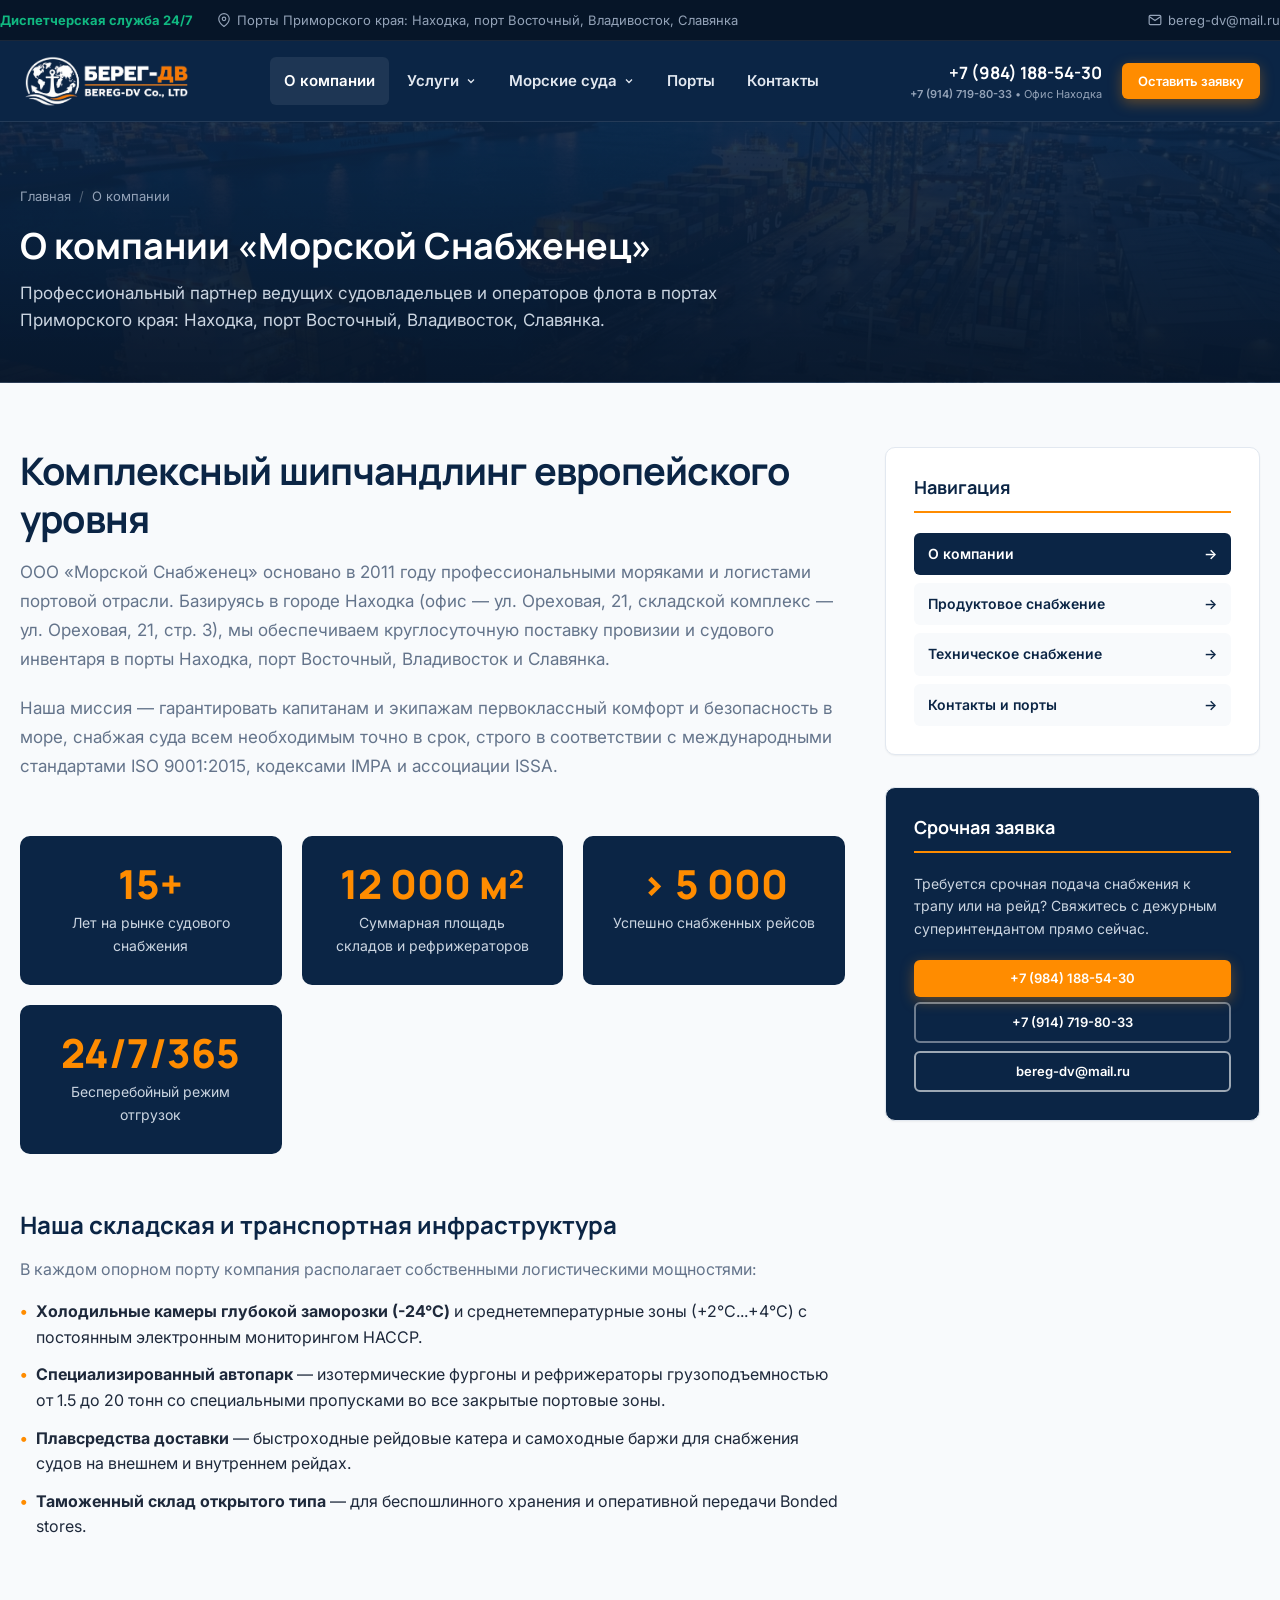
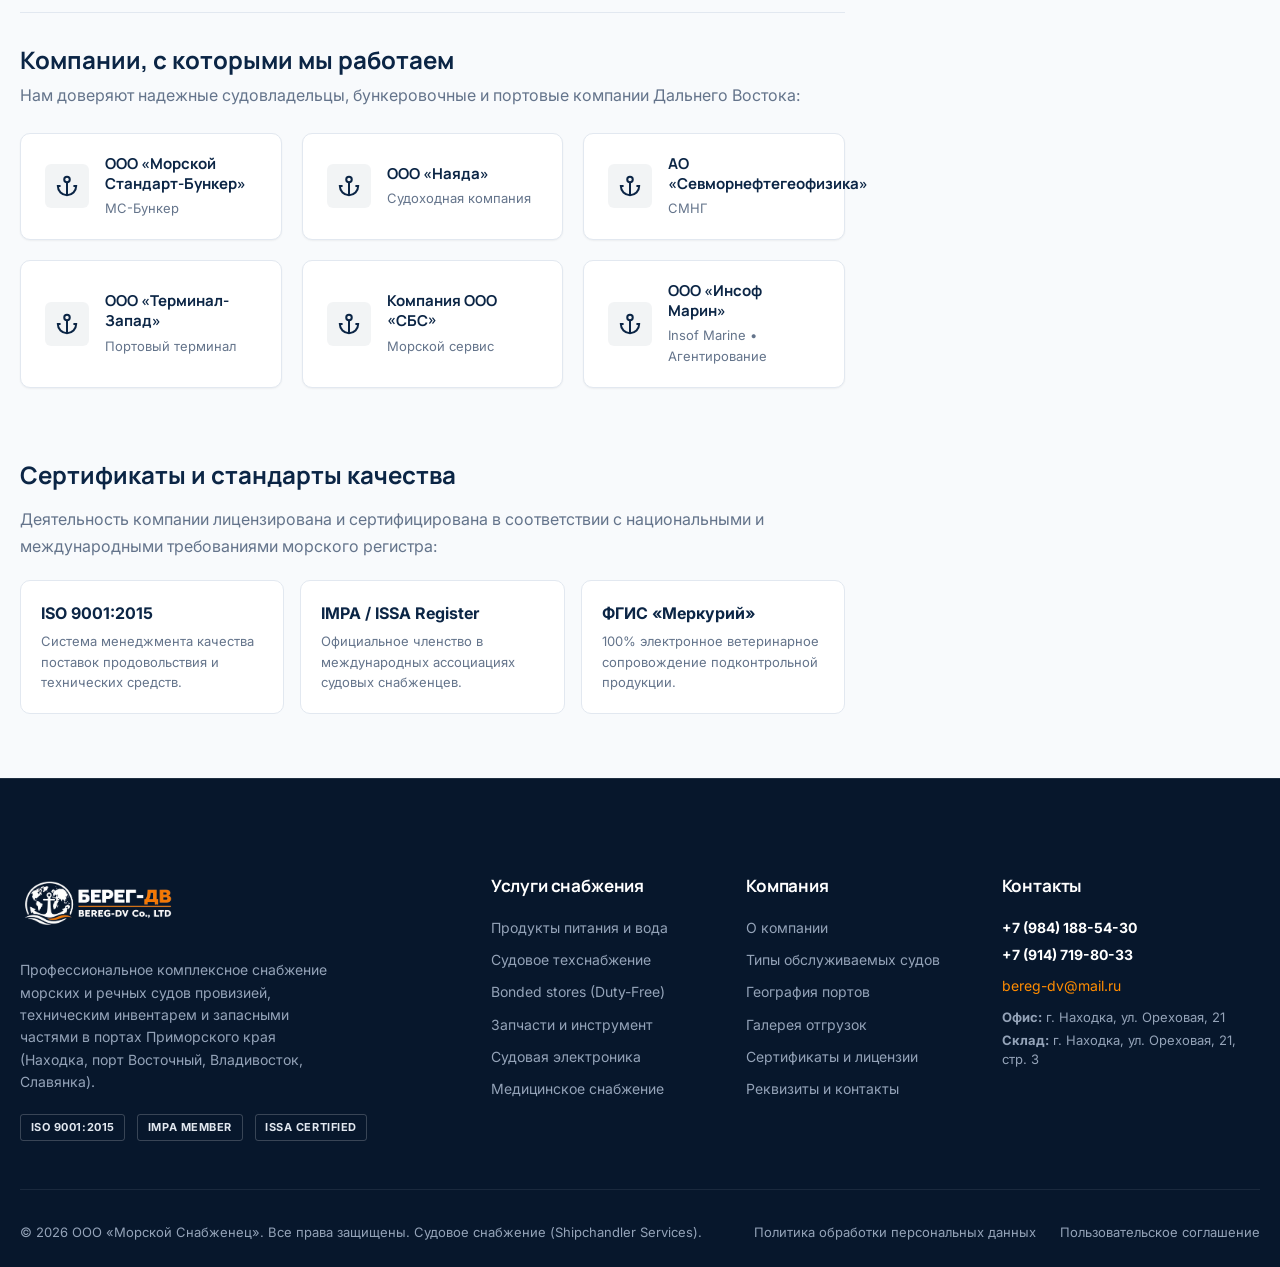
<file: about.html>
<!DOCTYPE html>
<html lang="ru">
<head>
  <meta charset="UTF-8">
  <meta name="viewport" content="width=device-width, initial-scale=1.0">
  <title>О компании — Морской Снабженец | Судовое снабжение в портах РФ</title>
  <meta name="description" content="О компании Морской Снабженец (bereg-dv) — комплексное судовое снабжение в портах Приморского края: Находка, порт Восточный, Владивосток, Славянка. Склад ул. Ореховая 21 стр 3, офис ул. Ореховая 21.">
  
  <link rel="icon" type="image/svg+xml" href="assets/img/favicon.svg">
  <link rel="preconnect" href="https://fonts.googleapis.com">
  <link rel="preconnect" href="https://fonts.gstatic.com" crossorigin>
  <link href="https://fonts.googleapis.com/css2?family=Inter:wght@400;500;600;700&family=Manrope:wght@600;700;800&display=swap" rel="stylesheet">
  <link rel="stylesheet" href="assets/css/style.css">
</head>
<body>

  <!-- ==================== TOPBAR ==================== -->
  <div class="topbar">
    <div class="container topbar__inner">
      <div class="topbar__contacts">
        <div class="topbar__item badge-247">
          <span>Диспетчерская служба 24/7</span>
        </div>
        <div class="topbar__item">
          <svg width="14" height="14" viewBox="0 0 24 24" fill="none" stroke="currentColor" stroke-width="2"><path d="M21 10c0 7-9 13-9 13s-9-6-9-13a9 9 0 0 1 18 0z"/><circle cx="12" cy="10" r="3"/></svg>
          <span>Порты Приморского края: Находка, порт Восточный, Владивосток, Славянка</span>
        </div>
      </div>
      <div class="topbar__meta">
        <div class="topbar__item">
          <svg width="14" height="14" viewBox="0 0 24 24" fill="none" stroke="currentColor" stroke-width="2"><path d="M4 4h16c1.1 0 2 .9 2 2v12c0 1.1-.9 2-2 2H4c-1.1 0-2-.9-2-2V6c0-1.1.9-2 2-2z"/><polyline points="22,6 12,13 2,6"/></svg>
          <a href="mailto:bereg-dv@mail.ru">bereg-dv@mail.ru</a>
        </div>
      </div>
    </div>
  </div>

  <!-- ==================== HEADER ==================== -->
  <header class="header">
    <div class="container header__inner">
      <a href="index.html" class="logo" aria-label="Главная страница">
        <img src="assets/img/logo.png" alt="Берег-ДВ — Морской снабженец" class="logo__img" width="134" height="48">
      </a>

      <nav class="nav" id="main-nav" aria-label="Главная навигация">
        <ul class="nav__list">
          <li class="nav__item">
            <a href="about.html" class="nav__link nav__link--active">О компании</a>
          </li>
          <li class="nav__item">
            <a href="index.html#services" class="nav__link">
              <span>Услуги</span>
              <svg width="12" height="12" viewBox="0 0 24 24" fill="none" stroke="currentColor" stroke-width="2.5"><polyline points="6 9 12 15 18 9"/></svg>
            </a>
            <ul class="nav__dropdown">
              <li class="nav__dropdown-item"><a href="service-provisions.html">Доставка продуктов питания</a></li>
              <li class="nav__dropdown-item"><a href="service-technical.html">Судовое техническое снабжение</a></li>
              <li class="nav__dropdown-item"><a href="service-medicine.html">Доставка медикаментов</a></li>
              <li class="nav__dropdown-item"><a href="service-spare-parts.html">Доставка запчастей и инструмента</a></li>
              <li class="nav__dropdown-item"><a href="service-electronics.html">Судовая электроника и навигация</a></li>
              <li class="nav__dropdown-item"><a href="service-workwear.html">Спецодежда и СИЗ экипажа</a></li>
              <li class="nav__dropdown-item"><a href="service-household.html">Хозяйственные товары и химия</a></li>
            </ul>
          </li>
          <li class="nav__item">
            <a href="vessels.html" class="nav__link">
              <span>Морские суда</span>
              <svg width="12" height="12" viewBox="0 0 24 24" fill="none" stroke="currentColor" stroke-width="2.5"><polyline points="6 9 12 15 18 9"/></svg>
            </a>
            <ul class="nav__dropdown">
              <li class="nav__dropdown-item"><a href="vessels.html#bulk">Сухогрузы и балкеры</a></li>
              <li class="nav__dropdown-item"><a href="vessels.html#tankers">Наливные суда и танкеры</a></li>
              <li class="nav__dropdown-item"><a href="vessels.html#trawlers">Промысловые суда и траулеры</a></li>
              <li class="nav__dropdown-item"><a href="vessels.html#passenger">Пассажирские лайнеры</a></li>
              <li class="nav__dropdown-item"><a href="vessels.html#river">Речные суда и баржи</a></li>
              <li class="nav__dropdown-item"><a href="vessels.html#tugs">Маломерные суда и буксиры</a></li>
            </ul>
          </li>
          <li class="nav__item">
            <a href="contacts.html#ports" class="nav__link">Порты</a>
          </li>
          <li class="nav__item">
            <a href="contacts.html" class="nav__link">Контакты</a>
          </li>
        </ul>
      </nav>

      <div class="header__actions">
        <div class="header__phone">
          <a href="tel:+79841885430" class="header__phone-link">+7 (984) 188-54-30</a>
          <span class="header__phone-label"><a href="tel:+79147198033" style="color:inherit; font-weight:600;">+7 (914) 719-80-33</a> &bull; Офис Находка</span>
        </div>
        <a href="index.html#order-form" class="btn btn--primary btn--sm">Оставить заявку</a>
        
        <button type="button" class="header__toggle" aria-label="Открыть меню" aria-expanded="false" aria-controls="main-nav">
          <span></span>
          <span></span>
          <span></span>
        </button>
      </div>
    </div>
  </header>

  <!-- ==================== PAGE HERO ==================== -->
  <section class="page-hero">
    <div class="container">
      <nav class="breadcrumbs" aria-label="Хлебные крошки">
        <a href="index.html">Главная</a>
        <span class="breadcrumbs__sep">/</span>
        <span>О компании</span>
      </nav>
      <h1 class="page-hero__title">О компании «Морской Снабженец»</h1>
      <p class="page-hero__desc">
        Профессиональный партнер ведущих судовладельцев и операторов флота в портах Приморского края: Находка, порт Восточный, Владивосток, Славянка.
      </p>
    </div>
  </section>

  <!-- ==================== MAIN CONTENT & STORY ==================== -->
  <section class="section">
    <div class="container">
      <div class="content-sidebar-layout">
        <div class="main-content">
          <div>
            <h2 class="section__title">Комплексный шипчандлинг европейского уровня</h2>
            <p style="font-size: 1.0625rem; color: var(--color-text-muted); line-height: 1.7; margin-bottom: 1.25rem;">
              ООО «Морской Снабженец» основано в 2011 году профессиональными моряками и логистами портовой отрасли. Базируясь в городе Находка (офис — ул. Ореховая, 21, складской комплекс — ул. Ореховая, 21, стр. 3), мы обеспечиваем круглосуточную поставку провизии и судового инвентаря в порты Находка, порт Восточный, Владивосток и Славянка.
            </p>
            <p style="font-size: 1.0625rem; color: var(--color-text-muted); line-height: 1.7;">
              Наша миссия — гарантировать капитанам и экипажам первоклассный комфорт и безопасность в море, снабжая суда всем необходимым точно в срок, строго в соответствии с международными стандартами ISO 9001:2015, кодексами IMPA и ассоциации ISSA.
            </p>
          </div>

          <!-- Infographics & Metrics Grid -->
          <div style="display: grid; grid-template-columns: repeat(auto-fit, minmax(200px, 1fr)); gap: 1.25rem; margin: 1.5rem 0;">
            <div style="background: var(--color-bg-navy); color: #FFFFFF; padding: 1.75rem; border-radius: var(--radius-md); text-align: center;">
              <div style="font-family: var(--font-heading); font-size: 2.5rem; font-weight: 800; color: var(--color-accent); line-height: 1;">15+</div>
              <div style="font-size: 0.875rem; color: #CBD5E1; margin-top: 0.5rem;">Лет на рынке судового снабжения</div>
            </div>
            <div style="background: var(--color-bg-navy); color: #FFFFFF; padding: 1.75rem; border-radius: var(--radius-md); text-align: center;">
              <div style="font-family: var(--font-heading); font-size: 2.5rem; font-weight: 800; color: var(--color-accent); line-height: 1;">12 000 м²</div>
              <div style="font-size: 0.875rem; color: #CBD5E1; margin-top: 0.5rem;">Суммарная площадь складов и рефрижераторов</div>
            </div>
            <div style="background: var(--color-bg-navy); color: #FFFFFF; padding: 1.75rem; border-radius: var(--radius-md); text-align: center;">
              <div style="font-family: var(--font-heading); font-size: 2.5rem; font-weight: 800; color: var(--color-accent); line-height: 1;">&gt; 5 000</div>
              <div style="font-size: 0.875rem; color: #CBD5E1; margin-top: 0.5rem;">Успешно снабженных рейсов</div>
            </div>
            <div style="background: var(--color-bg-navy); color: #FFFFFF; padding: 1.75rem; border-radius: var(--radius-md); text-align: center;">
              <div style="font-family: var(--font-heading); font-size: 2.5rem; font-weight: 800; color: var(--color-accent); line-height: 1;">24/7/365</div>
              <div style="font-size: 0.875rem; color: #CBD5E1; margin-top: 0.5rem;">Бесперебойный режим отгрузок</div>
            </div>
          </div>

          <!-- Infrastructure Section -->
          <div>
            <h3 style="font-size: 1.5rem; margin-bottom: 1rem;">Наша складская и транспортная инфраструктура</h3>
            <p style="color: var(--color-text-muted); line-height: 1.7; margin-bottom: 1rem;">
              В каждом опорном порту компания располагает собственными логистическими мощностями:
            </p>
            <ul style="display: flex; flex-direction: column; gap: 0.75rem; color: var(--color-text-main);">
              <li style="display: flex; gap: 0.5rem; align-items: flex-start;">
                <span style="color: var(--color-accent); font-weight: 700;">•</span>
                <span><strong>Холодильные камеры глубокой заморозки (-24°C)</strong> и среднетемпературные зоны (+2°C...+4°C) с постоянным электронным мониторингом HACCP.</span>
              </li>
              <li style="display: flex; gap: 0.5rem; align-items: flex-start;">
                <span style="color: var(--color-accent); font-weight: 700;">•</span>
                <span><strong>Специализированный автопарк</strong> — изотермические фургоны и рефрижераторы грузоподъемностью от 1.5 до 20 тонн со специальными пропусками во все закрытые портовые зоны.</span>
              </li>
              <li style="display: flex; gap: 0.5rem; align-items: flex-start;">
                <span style="color: var(--color-accent); font-weight: 700;">•</span>
                <span><strong>Плавсредства доставки</strong> — быстроходные рейдовые катера и самоходные баржи для снабжения судов на внешнем и внутреннем рейдах.</span>
              </li>
              <li style="display: flex; gap: 0.5rem; align-items: flex-start;">
                <span style="color: var(--color-accent); font-weight: 700;">•</span>
                <span><strong>Таможенный склад открытого типа</strong> — для беспошлинного хранения и оперативной передачи Bonded stores.</span>
              </li>
            </ul>
          </div>

                    <!-- Partners & Clients Section in About -->
          <div style="margin: 2.5rem 0; padding-top: 2rem; border-top: 1px solid var(--color-border);">
            <h3 style="font-size: 1.5rem; margin-bottom: 0.5rem; color: var(--color-primary);">Компании, с которыми мы работаем</h3>
            <p style="color: var(--color-text-muted); margin-bottom: 1.25rem;">
              Нам доверяют надежные судовладельцы, бункеровочные и портовые компании Дальнего Востока:
            </p>
            <div class="partners-grid-custom" style="grid-template-columns: repeat(auto-fit, minmax(240px, 1fr));">
              <div class="partner-card-custom">
                <div class="partner-card__icon"><svg width="22" height="22" viewBox="0 0 24 24" fill="none" stroke="currentColor" stroke-width="2.2"><circle cx="12" cy="5" r="3"/><line x1="12" y1="22" x2="12" y2="8"/><path d="M5 12H2a10 10 0 0 0 20 0h-3"/></svg></div>
                <div><div class="partner-card__title">ООО «Морской Стандарт-Бункер»</div><div class="partner-card__sub">МС-Бункер</div></div>
              </div>
              <div class="partner-card-custom">
                <div class="partner-card__icon"><svg width="22" height="22" viewBox="0 0 24 24" fill="none" stroke="currentColor" stroke-width="2.2"><circle cx="12" cy="5" r="3"/><line x1="12" y1="22" x2="12" y2="8"/><path d="M5 12H2a10 10 0 0 0 20 0h-3"/></svg></div>
                <div><div class="partner-card__title">ООО «Наяда»</div><div class="partner-card__sub">Судоходная компания</div></div>
              </div>
              <div class="partner-card-custom">
                <div class="partner-card__icon"><svg width="22" height="22" viewBox="0 0 24 24" fill="none" stroke="currentColor" stroke-width="2.2"><circle cx="12" cy="5" r="3"/><line x1="12" y1="22" x2="12" y2="8"/><path d="M5 12H2a10 10 0 0 0 20 0h-3"/></svg></div>
                <div><div class="partner-card__title">АО «Севморнефтегеофизика»</div><div class="partner-card__sub">СМНГ</div></div>
              </div>
              <div class="partner-card-custom">
                <div class="partner-card__icon"><svg width="22" height="22" viewBox="0 0 24 24" fill="none" stroke="currentColor" stroke-width="2.2"><circle cx="12" cy="5" r="3"/><line x1="12" y1="22" x2="12" y2="8"/><path d="M5 12H2a10 10 0 0 0 20 0h-3"/></svg></div>
                <div><div class="partner-card__title">ООО «Терминал-Запад»</div><div class="partner-card__sub">Портовый терминал</div></div>
              </div>
              <div class="partner-card-custom">
                <div class="partner-card__icon"><svg width="22" height="22" viewBox="0 0 24 24" fill="none" stroke="currentColor" stroke-width="2.2"><circle cx="12" cy="5" r="3"/><line x1="12" y1="22" x2="12" y2="8"/><path d="M5 12H2a10 10 0 0 0 20 0h-3"/></svg></div>
                <div><div class="partner-card__title">Компания ООО «СБС»</div><div class="partner-card__sub">Морской сервис</div></div>
              </div>
              <div class="partner-card-custom">
                <div class="partner-card__icon"><svg width="22" height="22" viewBox="0 0 24 24" fill="none" stroke="currentColor" stroke-width="2.2"><circle cx="12" cy="5" r="3"/><line x1="12" y1="22" x2="12" y2="8"/><path d="M5 12H2a10 10 0 0 0 20 0h-3"/></svg></div>
                <div><div class="partner-card__title">ООО «Инсоф Марин»</div><div class="partner-card__sub">Insof Marine &bull; Агентирование</div></div>
              </div>
            </div>
          </div>

          <!-- Certifications -->
          <div id="certifications">
            <h3 style="font-size: 1.5rem; margin-bottom: 1rem;">Сертификаты и стандарты качества</h3>
            <p style="color: var(--color-text-muted); line-height: 1.7; margin-bottom: 1.25rem;">
              Деятельность компании лицензирована и сертифицирована в соответствии с национальными и международными требованиями морского регистра:
            </p>
            <div style="display: grid; grid-template-columns: repeat(auto-fit, minmax(220px, 1fr)); gap: 1rem;">
              <div style="border: 1px solid var(--color-border); padding: 1.25rem; border-radius: var(--radius-md); background: #FFFFFF;">
                <div style="font-weight: 700; color: var(--color-primary); margin-bottom: 0.25rem;">ISO 9001:2015</div>
                <div style="font-size: 0.8125rem; color: var(--color-text-muted);">Система менеджмента качества поставок продовольствия и технических средств.</div>
              </div>
              <div style="border: 1px solid var(--color-border); padding: 1.25rem; border-radius: var(--radius-md); background: #FFFFFF;">
                <div style="font-weight: 700; color: var(--color-primary); margin-bottom: 0.25rem;">IMPA / ISSA Register</div>
                <div style="font-size: 0.8125rem; color: var(--color-text-muted);">Официальное членство в международных ассоциациях судовых снабженцев.</div>
              </div>
              <div style="border: 1px solid var(--color-border); padding: 1.25rem; border-radius: var(--radius-md); background: #FFFFFF;">
                <div style="font-weight: 700; color: var(--color-primary); margin-bottom: 0.25rem;">ФГИС «Меркурий»</div>
                <div style="font-size: 0.8125rem; color: var(--color-text-muted);">100% электронное ветеринарное сопровождение подконтрольной продукции.</div>
              </div>
            </div>
          </div>
        </div>

        <!-- Sidebar -->
        <aside class="sidebar">
          <div class="sidebar-widget">
            <h4 class="sidebar-widget__title">Навигация</h4>
            <div class="sidebar-menu">
              <a href="about.html" class="active"><span>О компании</span> <span>→</span></a>
              <a href="service-provisions.html"><span>Продуктовое снабжение</span> <span>→</span></a>
              <a href="service-technical.html"><span>Техническое снабжение</span> <span>→</span></a>
              <a href="contacts.html"><span>Контакты и порты</span> <span>→</span></a>
            </div>
          </div>

          <div class="sidebar-widget" style="background: var(--color-bg-navy); color: #FFFFFF;">
            <h4 class="sidebar-widget__title" style="color: #FFFFFF; border-color: var(--color-accent);">Срочная заявка</h4>
            <p style="font-size: 0.875rem; color: #CBD5E1; margin-bottom: 1.25rem;">
              Требуется срочная подача снабжения к трапу или на рейд? Свяжитесь с дежурным суперинтендантом прямо сейчас.
            </p>
            <a href="tel:+79841885430" class="btn btn--primary btn--full btn--sm" style="margin-bottom: 0.35rem;">+7 (984) 188-54-30</a>
            <a href="tel:+79147198033" class="btn btn--outline btn--full btn--sm" style="margin-bottom: 0.5rem; color:#FFFFFF; border-color:rgba(255,255,255,0.4);">+7 (914) 719-80-33</a>
            <a href="mailto:bereg-dv@mail.ru" class="btn btn--outline btn--full btn--sm">bereg-dv@mail.ru</a>
          </div>
        </aside>
      </div>
    </div>
  </section>

  <!-- ==================== FOOTER ==================== -->
  <footer class="footer">
    <div class="container">
      <div class="footer-grid">
        <div class="footer-col">
          <a href="index.html" class="logo">
            <img src="assets/img/logo.png" alt="Берег-ДВ — Морской снабженец" class="logo__img" width="134" height="48">
          </a>
          <p class="footer-brand__desc">
            Профессиональное комплексное снабжение морских и речных судов провизией, техническим инвентарем и запасными частями в портах Приморского края (Находка, порт Восточный, Владивосток, Славянка).
          </p>
          <div class="footer-certs">
            <span class="cert-pill">ISO 9001:2015</span>
            <span class="cert-pill">IMPA MEMBER</span>
            <span class="cert-pill">ISSA CERTIFIED</span>
          </div>
        </div>

        <div class="footer-col">
          <h4 class="footer-col__title">Услуги снабжения</h4>
          <ul class="footer-menu">
            <li><a href="service-provisions.html">Продукты питания и вода</a></li>
            <li><a href="service-technical.html">Судовое техснабжение</a></li>
            <li><a href="service-provisions.html">Bonded stores (Duty-Free)</a></li>
            <li><a href="service-spare-parts.html">Запчасти и инструмент</a></li>
            <li><a href="service-electronics.html">Судовая электроника</a></li>
            <li><a href="service-medicine.html">Медицинское снабжение</a></li>
          </ul>
        </div>

        <div class="footer-col">
          <h4 class="footer-col__title">Компания</h4>
          <ul class="footer-menu">
            <li><a href="about.html">О компании</a></li>
            <li><a href="vessels.html">Типы обслуживаемых судов</a></li>
            <li><a href="contacts.html">География портов</a></li>
            <li><a href="index.html#gallery">Галерея отгрузок</a></li>
            <li><a href="about.html#certifications">Сертификаты и лицензии</a></li>
            <li><a href="contacts.html">Реквизиты и контакты</a></li>
          </ul>
        </div>

        <div class="footer-col">
          <h4 class="footer-col__title">Контакты</h4>
          <p style="margin-bottom: 0.35rem; color: #FFFFFF; font-weight: 700;">
            <a href="tel:+79841885430" style="color: #FFFFFF;">+7 (984) 188-54-30</a>
          </p>
          <p style="margin-bottom: 0.5rem; color: #FFFFFF; font-weight: 700;">
            <a href="tel:+79147198033" style="color: #FFFFFF;">+7 (914) 719-80-33</a>
          </p>
          <p style="margin-bottom: 0.65rem;">
            <a href="mailto:bereg-dv@mail.ru" style="color: var(--color-accent);">bereg-dv@mail.ru</a>
          </p>
          <p style="font-size: 0.8125rem; line-height: 1.4; color: #94A3B8; margin-bottom: 0.35rem;">
            <strong>Офис:</strong> г. Находка, ул. Ореховая, 21
          </p>
          <p style="font-size: 0.8125rem; line-height: 1.4; color: #94A3B8;">
            <strong>Склад:</strong> г. Находка, ул. Ореховая, 21, стр. 3
          </p>
        </div>
      </div>

      <div class="footer-bottom">
        <div>© 2026 ООО «Морской Снабженец». Все права защищены. Судовое снабжение (Shipchandler Services).</div>
        <div class="footer-bottom__links">
          <a href="#">Политика обработки персональных данных</a>
          <a href="#">Пользовательское соглашение</a>
        </div>
      </div>
    </div>
  </footer>

  <script src="assets/js/main.js"></script>
</body>
</html>
</file>
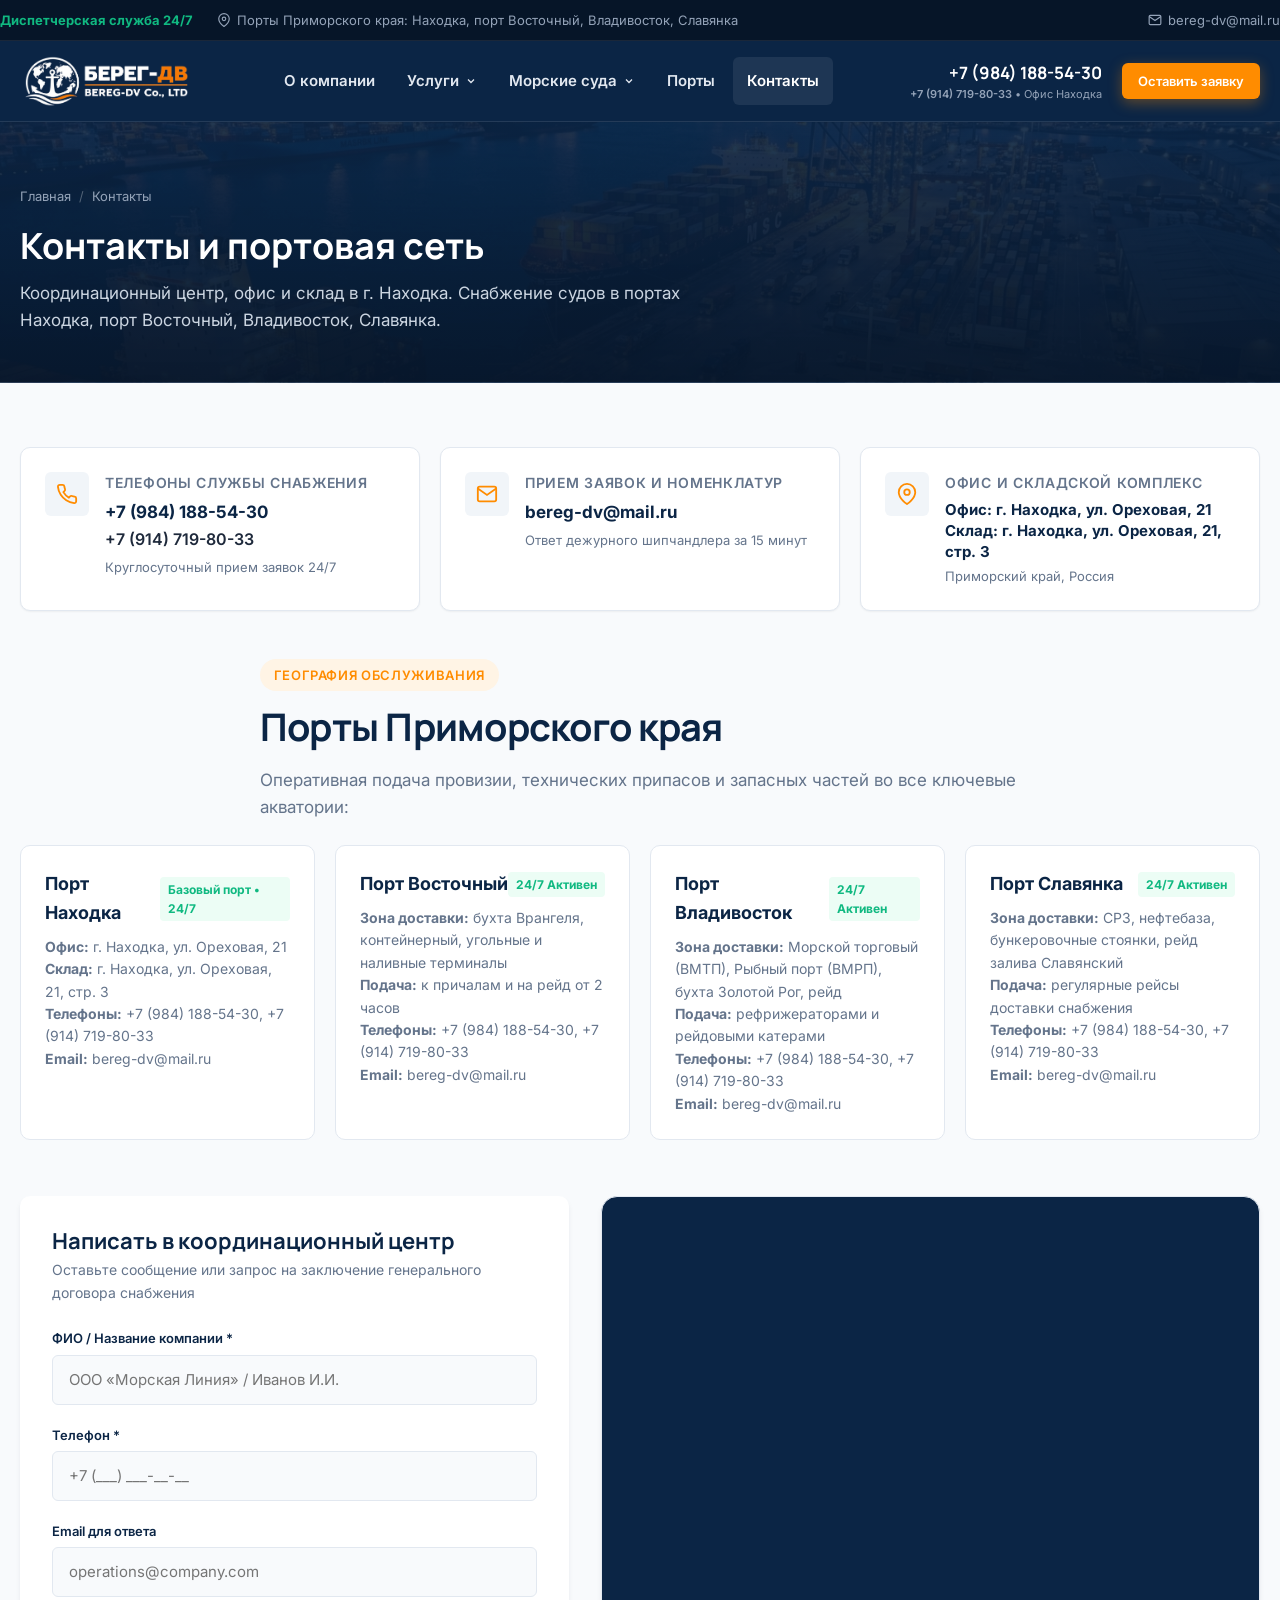
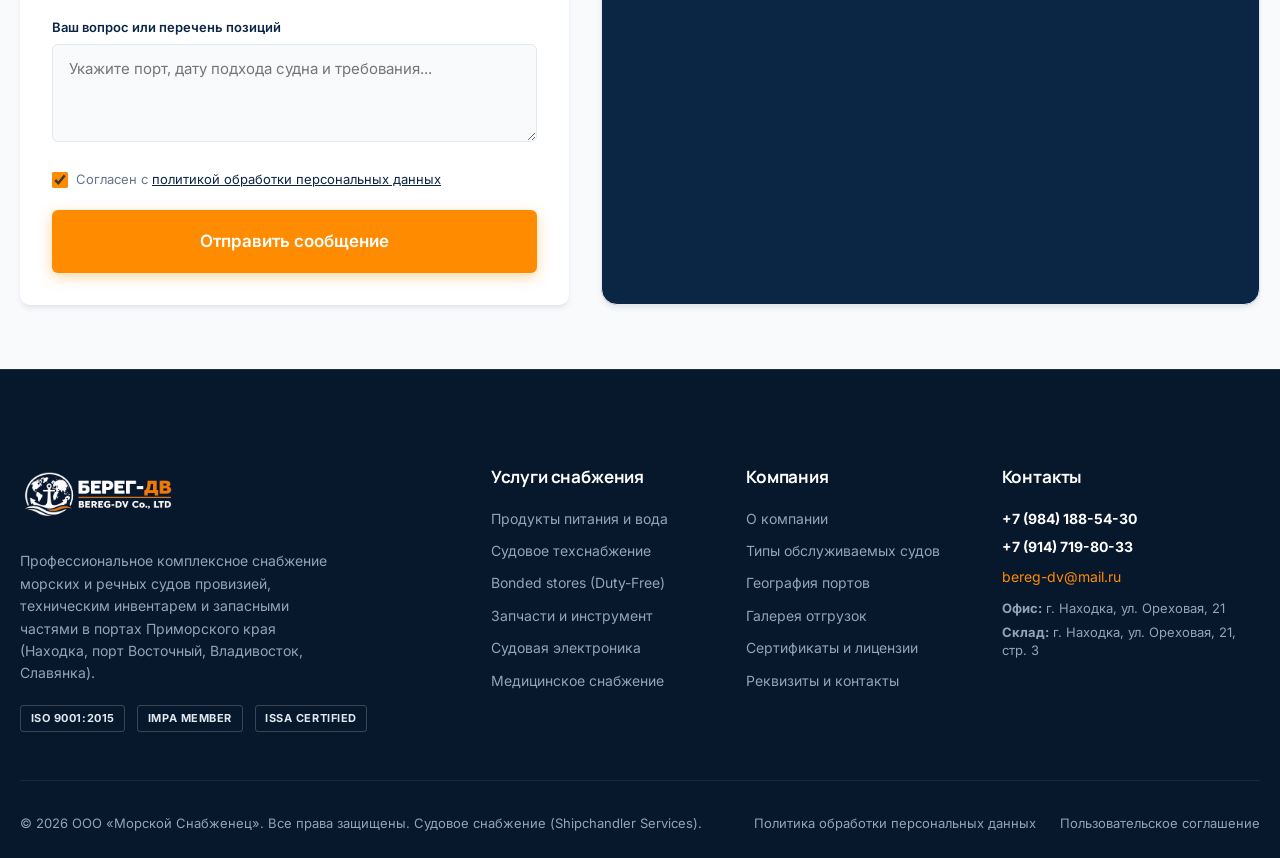
<file: contacts.html>
<!DOCTYPE html>
<html lang="ru">
<head>
  <meta charset="UTF-8">
  <meta name="viewport" content="width=device-width, initial-scale=1.0">
  <title>Контакты и порты базирования — Морской Снабженец</title>
  <meta name="description" content="Контакты службы судового снабжения в портах Приморского края: Находка, порт Восточный, Владивосток, Славянка. Офис: ул. Ореховая 21, склад: ул. Ореховая 21 стр 3. Телефоны: +7 (984) 188-54-30, +7 (914) 719-80-33.">
  
  <link rel="icon" type="image/svg+xml" href="assets/img/favicon.svg">
  <link rel="preconnect" href="https://fonts.googleapis.com">
  <link rel="preconnect" href="https://fonts.gstatic.com" crossorigin>
  <link href="https://fonts.googleapis.com/css2?family=Inter:wght@400;500;600;700&family=Manrope:wght@600;700;800&display=swap" rel="stylesheet">
  <link rel="stylesheet" href="assets/css/style.css">
</head>
<body>

  <!-- ==================== TOPBAR ==================== -->
  <div class="topbar">
    <div class="container topbar__inner">
      <div class="topbar__contacts">
        <div class="topbar__item badge-247">
          <span>Диспетчерская служба 24/7</span>
        </div>
        <div class="topbar__item">
          <svg width="14" height="14" viewBox="0 0 24 24" fill="none" stroke="currentColor" stroke-width="2"><path d="M21 10c0 7-9 13-9 13s-9-6-9-13a9 9 0 0 1 18 0z"/><circle cx="12" cy="10" r="3"/></svg>
          <span>Порты Приморского края: Находка, порт Восточный, Владивосток, Славянка</span>
        </div>
      </div>
      <div class="topbar__meta">
        <div class="topbar__item">
          <svg width="14" height="14" viewBox="0 0 24 24" fill="none" stroke="currentColor" stroke-width="2"><path d="M4 4h16c1.1 0 2 .9 2 2v12c0 1.1-.9 2-2 2H4c-1.1 0-2-.9-2-2V6c0-1.1.9-2 2-2z"/><polyline points="22,6 12,13 2,6"/></svg>
          <a href="mailto:bereg-dv@mail.ru">bereg-dv@mail.ru</a>
        </div>
      </div>
    </div>
  </div>

  <!-- ==================== HEADER ==================== -->
  <header class="header">
    <div class="container header__inner">
      <a href="index.html" class="logo" aria-label="Главная страница">
        <img src="assets/img/logo.png" alt="Берег-ДВ — Морской снабженец" class="logo__img" width="134" height="48">
      </a>

      <nav class="nav" id="main-nav" aria-label="Главная навигация">
        <ul class="nav__list">
          <li class="nav__item">
            <a href="about.html" class="nav__link">О компании</a>
          </li>
          <li class="nav__item">
            <a href="index.html#services" class="nav__link">
              <span>Услуги</span>
              <svg width="12" height="12" viewBox="0 0 24 24" fill="none" stroke="currentColor" stroke-width="2.5"><polyline points="6 9 12 15 18 9"/></svg>
            </a>
            <ul class="nav__dropdown">
              <li class="nav__dropdown-item"><a href="service-provisions.html">Доставка продуктов питания</a></li>
              <li class="nav__dropdown-item"><a href="service-technical.html">Судовое техническое снабжение</a></li>
              <li class="nav__dropdown-item"><a href="service-medicine.html">Доставка медикаментов</a></li>
              <li class="nav__dropdown-item"><a href="service-spare-parts.html">Доставка запчастей и инструмента</a></li>
              <li class="nav__dropdown-item"><a href="service-electronics.html">Судовая электроника и навигация</a></li>
              <li class="nav__dropdown-item"><a href="service-workwear.html">Спецодежда и СИЗ экипажа</a></li>
              <li class="nav__dropdown-item"><a href="service-household.html">Хозяйственные товары и химия</a></li>
            </ul>
          </li>
          <li class="nav__item">
            <a href="vessels.html" class="nav__link">
              <span>Морские суда</span>
              <svg width="12" height="12" viewBox="0 0 24 24" fill="none" stroke="currentColor" stroke-width="2.5"><polyline points="6 9 12 15 18 9"/></svg>
            </a>
            <ul class="nav__dropdown">
              <li class="nav__dropdown-item"><a href="vessels.html#bulk">Сухогрузы и балкеры</a></li>
              <li class="nav__dropdown-item"><a href="vessels.html#tankers">Наливные суда и танкеры</a></li>
              <li class="nav__dropdown-item"><a href="vessels.html#trawlers">Промысловые суда и траулеры</a></li>
              <li class="nav__dropdown-item"><a href="vessels.html#passenger">Пассажирские лайнеры</a></li>
              <li class="nav__dropdown-item"><a href="vessels.html#river">Речные суда и баржи</a></li>
              <li class="nav__dropdown-item"><a href="vessels.html#tugs">Маломерные суда и буксиры</a></li>
            </ul>
          </li>
          <li class="nav__item">
            <a href="contacts.html#ports" class="nav__link">Порты</a>
          </li>
          <li class="nav__item">
            <a href="contacts.html" class="nav__link nav__link--active">Контакты</a>
          </li>
        </ul>
      </nav>

      <div class="header__actions">
        <div class="header__phone">
          <a href="tel:+79841885430" class="header__phone-link">+7 (984) 188-54-30</a>
          <span class="header__phone-label"><a href="tel:+79147198033" style="color:inherit; font-weight:600;">+7 (914) 719-80-33</a> &bull; Офис Находка</span>
        </div>
        <a href="#contact-order" class="btn btn--primary btn--sm">Оставить заявку</a>
        
        <button type="button" class="header__toggle" aria-label="Открыть меню" aria-expanded="false" aria-controls="main-nav">
          <span></span>
          <span></span>
          <span></span>
        </button>
      </div>
    </div>
  </header>

  <!-- ==================== PAGE HERO ==================== -->
  <section class="page-hero">
    <div class="container">
      <nav class="breadcrumbs" aria-label="Хлебные крошки">
        <a href="index.html">Главная</a>
        <span class="breadcrumbs__sep">/</span>
        <span>Контакты</span>
      </nav>
      <h1 class="page-hero__title">Контакты и портовая сеть</h1>
      <p class="page-hero__desc">
        Координационный центр, офис и склад в г. Находка. Снабжение судов в портах Находка, порт Восточный, Владивосток, Славянка.
      </p>
    </div>
  </section>

  <!-- ==================== MAIN CONTACTS INFO ==================== -->
  <section class="section">
    <div class="container">
      
      <div class="contacts-cards" style="margin-bottom: 3rem;">
        <div class="contact-card">
          <div class="contact-card__icon">
            <svg width="22" height="22" viewBox="0 0 24 24" fill="none" stroke="currentColor" stroke-width="2"><path d="M22 16.92v3a2 2 0 0 1-2.18 2 19.79 19.79 0 0 1-8.63-3.07 19.5 19.5 0 0 1-6-6 19.79 19.79 0 0 1-3.07-8.67A2 2 0 0 1 4.11 2h3a2 2 0 0 1 2 1.72 12.84 12.84 0 0 0 .7 2.81 2 2 0 0 1-.45 2.11L8.09 9.91a16 16 0 0 0 6 6l1.27-1.27a2 2 0 0 1 2.11-.45 12.84 12.84 0 0 0 2.81.7A2 2 0 0 1 22 16.92z"/></svg>
          </div>
          <div>
            <div class="contact-card__title">Телефоны службы снабжения</div>
            <div class="contact-card__value">
              <a href="tel:+79841885430">+7 (984) 188-54-30</a><br>
              <a href="tel:+79147198033" style="font-size: 1rem; color: var(--color-text-main); font-weight: 600;">+7 (914) 719-80-33</a>
            </div>
            <div style="font-size: 0.8125rem; color: var(--color-text-muted); margin-top: 0.25rem;">Круглосуточный прием заявок 24/7</div>
          </div>
        </div>

        <div class="contact-card">
          <div class="contact-card__icon">
            <svg width="22" height="22" viewBox="0 0 24 24" fill="none" stroke="currentColor" stroke-width="2"><path d="M4 4h16c1.1 0 2 .9 2 2v12c0 1.1-.9 2-2 2H4c-1.1 0-2-.9-2-2V6c0-1.1.9-2 2-2z"/><polyline points="22,6 12,13 2,6"/></svg>
          </div>
          <div>
            <div class="contact-card__title">Прием заявок и номенклатур</div>
            <div class="contact-card__value"><a href="mailto:bereg-dv@mail.ru">bereg-dv@mail.ru</a></div>
            <div style="font-size: 0.8125rem; color: var(--color-text-muted); margin-top: 0.25rem;">Ответ дежурного шипчандлера за 15 минут</div>
          </div>
        </div>

        <div class="contact-card">
          <div class="contact-card__icon">
            <svg width="22" height="22" viewBox="0 0 24 24" fill="none" stroke="currentColor" stroke-width="2"><path d="M21 10c0 7-9 13-9 13s-9-6-9-13a9 9 0 0 1 18 0z"/><circle cx="12" cy="10" r="3"/></svg>
          </div>
          <div>
            <div class="contact-card__title">Офис и складской комплекс</div>
            <div class="contact-card__value" style="font-size: 0.9375rem; line-height: 1.4;">
              <strong>Офис:</strong> г. Находка, ул. Ореховая, 21<br>
              <strong>Склад:</strong> г. Находка, ул. Ореховая, 21, стр. 3
            </div>
            <div style="font-size: 0.8125rem; color: var(--color-text-muted); margin-top: 0.25rem;">Приморский край, Россия</div>
          </div>
        </div>
      </div>

      <!-- Ports Directory -->
      <div id="ports" style="margin-bottom: 3.5rem;">
        <div class="section__header" style="text-align: left; margin-bottom: 1.5rem;">
          <span class="section__badge">География обслуживания</span>
          <h2 class="section__title">Порты Приморского края</h2>
          <p class="section__subtitle" style="text-align: left; margin-bottom: 0;">
            Оперативная подача провизии, технических припасов и запасных частей во все ключевые акватории:
          </p>
        </div>

        <div class="ports-directory" style="grid-template-columns: repeat(auto-fit, minmax(280px, 1fr));">
          
          <div class="port-item">
            <div class="port-item__header">
              <span class="port-item__name">Порт Находка</span>
              <span class="port-item__status">Базовый порт • 24/7</span>
            </div>
            <div class="port-item__details">
              <strong>Офис:</strong> г. Находка, ул. Ореховая, 21<br>
              <strong>Склад:</strong> г. Находка, ул. Ореховая, 21, стр. 3<br>
              <strong>Телефоны:</strong> +7 (984) 188-54-30, +7 (914) 719-80-33<br>
              <strong>Email:</strong> bereg-dv@mail.ru
            </div>
          </div>

          <div class="port-item">
            <div class="port-item__header">
              <span class="port-item__name">Порт Восточный</span>
              <span class="port-item__status">24/7 Активен</span>
            </div>
            <div class="port-item__details">
              <strong>Зона доставки:</strong> бухта Врангеля, контейнерный, угольные и наливные терминалы<br>
              <strong>Подача:</strong> к причалам и на рейд от 2 часов<br>
              <strong>Телефоны:</strong> +7 (984) 188-54-30, +7 (914) 719-80-33<br>
              <strong>Email:</strong> bereg-dv@mail.ru
            </div>
          </div>

          <div class="port-item">
            <div class="port-item__header">
              <span class="port-item__name">Порт Владивосток</span>
              <span class="port-item__status">24/7 Активен</span>
            </div>
            <div class="port-item__details">
              <strong>Зона доставки:</strong> Морской торговый (ВМТП), Рыбный порт (ВМРП), бухта Золотой Рог, рейд<br>
              <strong>Подача:</strong> рефрижераторами и рейдовыми катерами<br>
              <strong>Телефоны:</strong> +7 (984) 188-54-30, +7 (914) 719-80-33<br>
              <strong>Email:</strong> bereg-dv@mail.ru
            </div>
          </div>

          <div class="port-item">
            <div class="port-item__header">
              <span class="port-item__name">Порт Славянка</span>
              <span class="port-item__status">24/7 Активен</span>
            </div>
            <div class="port-item__details">
              <strong>Зона доставки:</strong> СРЗ, нефтебаза, бункеровочные стоянки, рейд залива Славянский<br>
              <strong>Подача:</strong> регулярные рейсы доставки снабжения<br>
              <strong>Телефоны:</strong> +7 (984) 188-54-30, +7 (914) 719-80-33<br>
              <strong>Email:</strong> bereg-dv@mail.ru
            </div>
          </div>

        </div>
      </div>

      <!-- Map & Form Layout -->
      <div class="contacts-wrapper" id="contact-order">
        <!-- Form -->
        <div class="form-box" style="box-shadow: var(--shadow-md);">
          <div class="form-box__header">
            <h3 class="form-box__title">Написать в координационный центр</h3>
            <p class="form-box__subtitle">Оставьте сообщение или запрос на заключение генерального договора снабжения</p>
          </div>

          <form action="#" method="POST" class="order-form" novalidate>
            <div class="form-group">
              <label class="form-label" for="cnt-name">ФИО / Название компании *</label>
              <input type="text" id="cnt-name" name="name" class="form-control" placeholder="ООО «Морская Линия» / Иванов И.И." required>
              <span class="form-error-msg">Заполните это поле</span>
            </div>

            <div class="form-group">
              <label class="form-label" for="cnt-phone">Телефон *</label>
              <input type="tel" id="cnt-phone" name="phone" class="form-control" placeholder="+7 (___) ___-__-__" required>
              <span class="form-error-msg">Укажите номер телефона</span>
            </div>

            <div class="form-group">
              <label class="form-label" for="cnt-email">Email для ответа</label>
              <input type="email" id="cnt-email" name="email" class="form-control" placeholder="operations@company.com">
            </div>

            <div class="form-group">
              <label class="form-label" for="cnt-message">Ваш вопрос или перечень позиций</label>
              <textarea id="cnt-message" name="message" class="form-control" rows="3" placeholder="Укажите порт, дату подхода судна и требования..."></textarea>
            </div>

            <div class="form-checkbox">
              <input type="checkbox" id="cnt-consent" name="consent" required checked>
              <label for="cnt-consent">
                Согласен с <a href="#">политикой обработки персональных данных</a>
              </label>
            </div>

            <button type="submit" class="btn btn--primary btn--full btn--lg">
              <span>Отправить сообщение</span>
            </button>

            <div class="form-status" role="alert"></div>
          </form>
        </div>

        <!-- Map Container with Google Maps Embed -->
        <div class="map-container map-container--has-iframe">
          <iframe src="https://www.google.com/maps/embed?pb=!1m14!1m8!1m3!1d5852.729611858997!2d132.8998665363678!3d42.82290725274991!3m2!1i1024!2i768!4f13.1!3m3!1m2!1s0x5fb13fb801bfa06f%3A0x10ef840258bdf2cd!2z0J3QsNGF0L7QtNC60LjQvdGB0LrQuNC5INC80L7RgNGB0LrQvtC5INGC0L7RgNCz0L7QstGL0Lkg0L_QvtGA0YI!5e0!3m2!1sru!2s!4v1789033908519!5m2!1sru!2s" width="100%" height="100%" style="border:0; min-height: 480px; display: block; width: 100%; border-radius: var(--radius-lg);" allowfullscreen="" loading="lazy" referrerpolicy="strict-origin-when-cross-origin" title="Находкинский морской торговый порт"></iframe>
        </div>
      </div>

    </div>
  </section>

  <!-- ==================== FOOTER ==================== -->
  <footer class="footer">
    <div class="container">
      <div class="footer-grid">
        <div class="footer-col">
          <a href="index.html" class="logo">
            <img src="assets/img/logo.png" alt="Берег-ДВ — Морской снабженец" class="logo__img" width="134" height="48">
          </a>
          <p class="footer-brand__desc">
            Профессиональное комплексное снабжение морских и речных судов провизией, техническим инвентарем и запасными частями в портах Приморского края (Находка, порт Восточный, Владивосток, Славянка).
          </p>
          <div class="footer-certs">
            <span class="cert-pill">ISO 9001:2015</span>
            <span class="cert-pill">IMPA MEMBER</span>
            <span class="cert-pill">ISSA CERTIFIED</span>
          </div>
        </div>

        <div class="footer-col">
          <h4 class="footer-col__title">Услуги снабжения</h4>
          <ul class="footer-menu">
            <li><a href="service-provisions.html">Продукты питания и вода</a></li>
            <li><a href="service-technical.html">Судовое техснабжение</a></li>
            <li><a href="service-provisions.html">Bonded stores (Duty-Free)</a></li>
            <li><a href="service-spare-parts.html">Запчасти и инструмент</a></li>
            <li><a href="service-electronics.html">Судовая электроника</a></li>
            <li><a href="service-medicine.html">Медицинское снабжение</a></li>
          </ul>
        </div>

        <div class="footer-col">
          <h4 class="footer-col__title">Компания</h4>
          <ul class="footer-menu">
            <li><a href="about.html">О компании</a></li>
            <li><a href="vessels.html">Типы обслуживаемых судов</a></li>
            <li><a href="contacts.html">География портов</a></li>
            <li><a href="index.html#gallery">Галерея отгрузок</a></li>
            <li><a href="about.html#certifications">Сертификаты и лицензии</a></li>
            <li><a href="contacts.html">Реквизиты и контакты</a></li>
          </ul>
        </div>

        <div class="footer-col">
          <h4 class="footer-col__title">Контакты</h4>
          <p style="margin-bottom: 0.35rem; color: #FFFFFF; font-weight: 700;">
            <a href="tel:+79841885430" style="color: #FFFFFF;">+7 (984) 188-54-30</a>
          </p>
          <p style="margin-bottom: 0.5rem; color: #FFFFFF; font-weight: 700;">
            <a href="tel:+79147198033" style="color: #FFFFFF;">+7 (914) 719-80-33</a>
          </p>
          <p style="margin-bottom: 0.65rem;">
            <a href="mailto:bereg-dv@mail.ru" style="color: var(--color-accent);">bereg-dv@mail.ru</a>
          </p>
          <p style="font-size: 0.8125rem; line-height: 1.4; color: #94A3B8; margin-bottom: 0.35rem;">
            <strong>Офис:</strong> г. Находка, ул. Ореховая, 21
          </p>
          <p style="font-size: 0.8125rem; line-height: 1.4; color: #94A3B8;">
            <strong>Склад:</strong> г. Находка, ул. Ореховая, 21, стр. 3
          </p>
        </div>
      </div>

      <div class="footer-bottom">
        <div>© 2026 ООО «Морской Снабженец». Все права защищены. Судовое снабжение (Shipchandler Services).</div>
        <div class="footer-bottom__links">
          <a href="#">Политика обработки персональных данных</a>
          <a href="#">Пользовательское соглашение</a>
        </div>
      </div>
    </div>
  </footer>

  <script src="assets/js/main.js"></script>
</body>
</html>
</file>
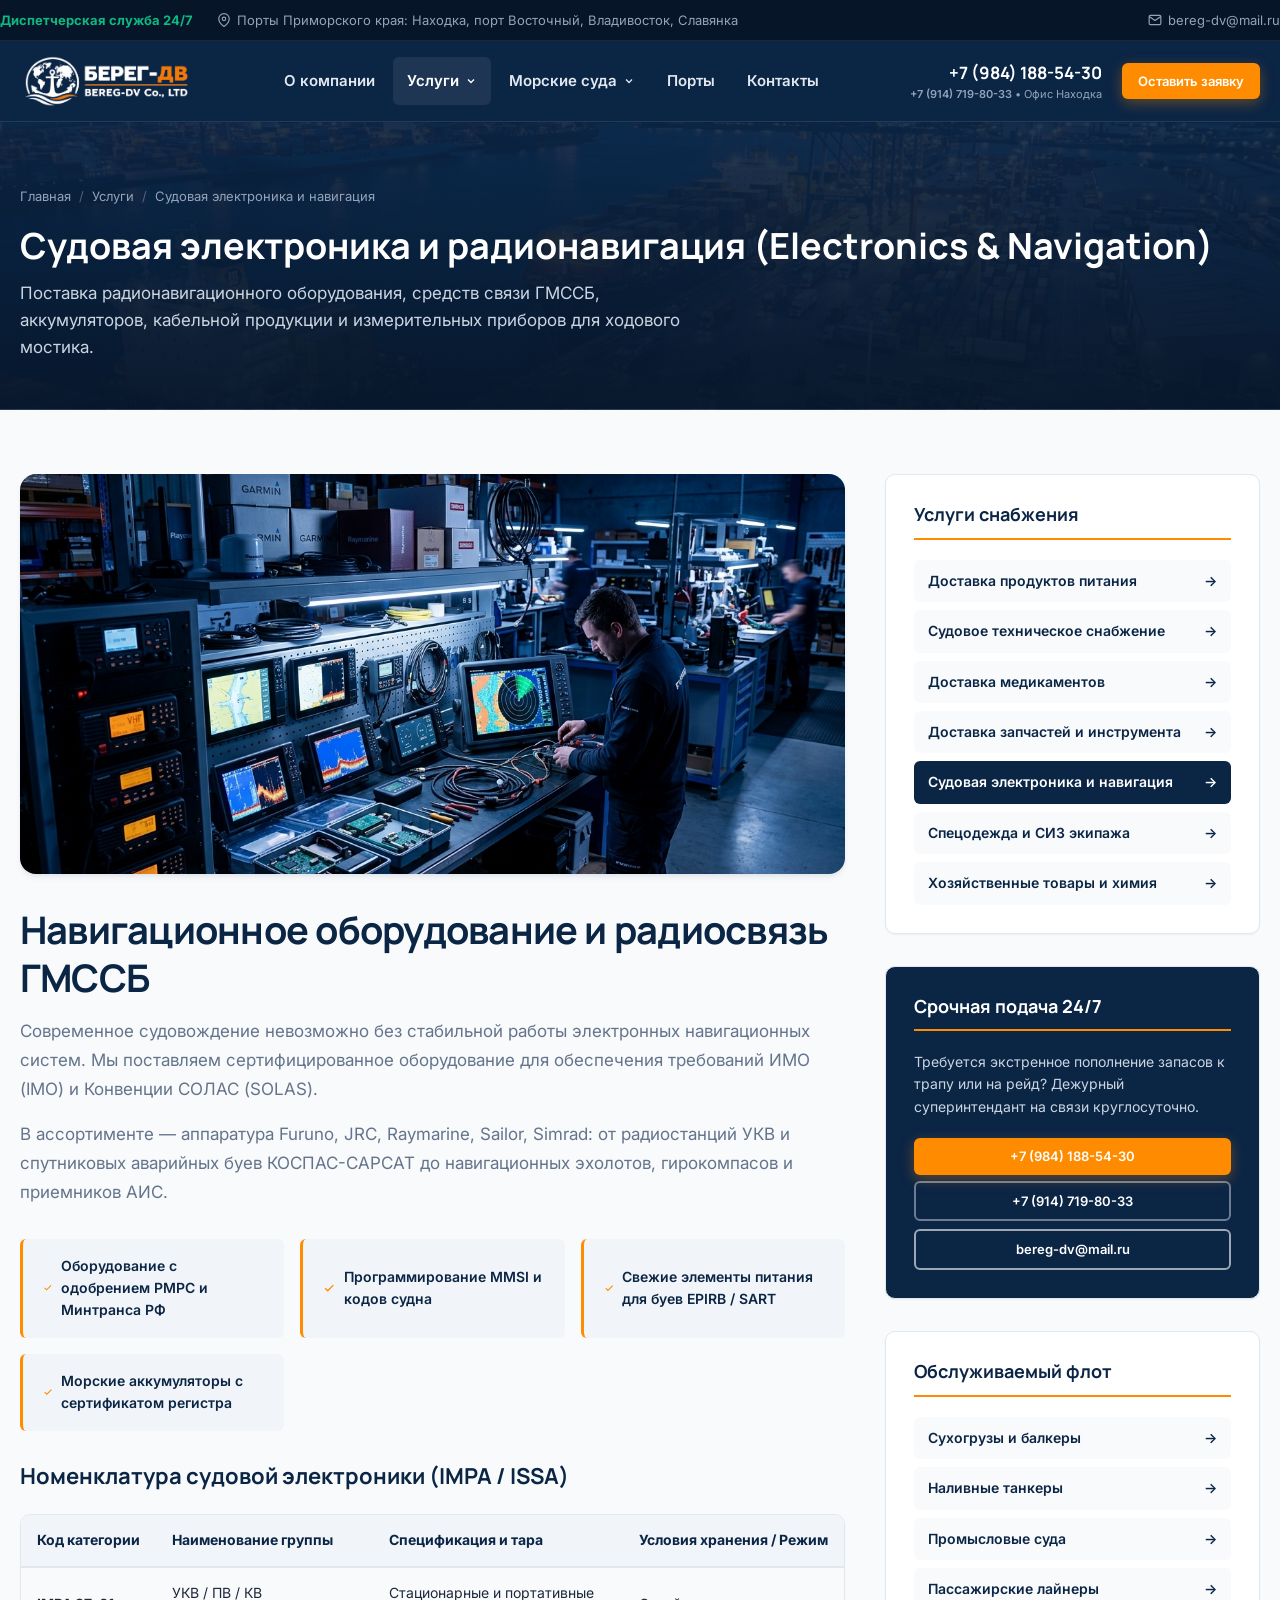
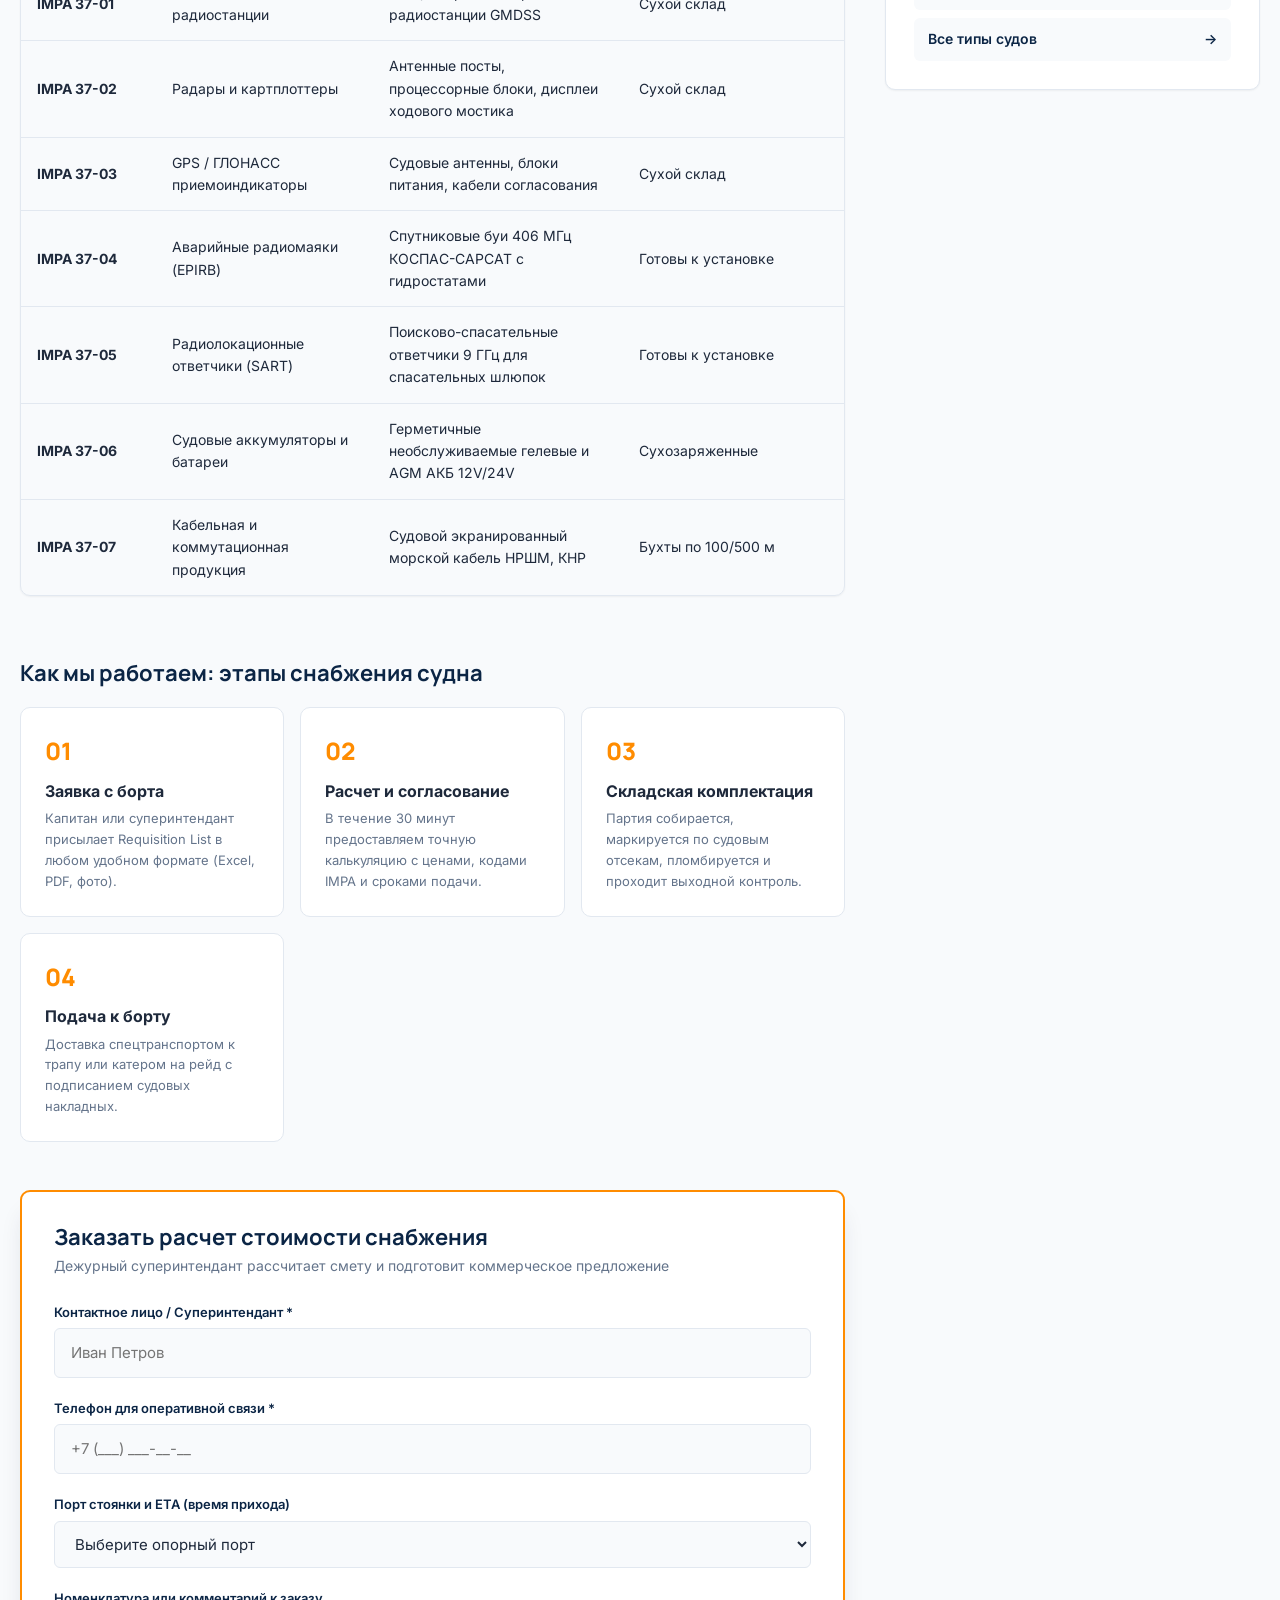
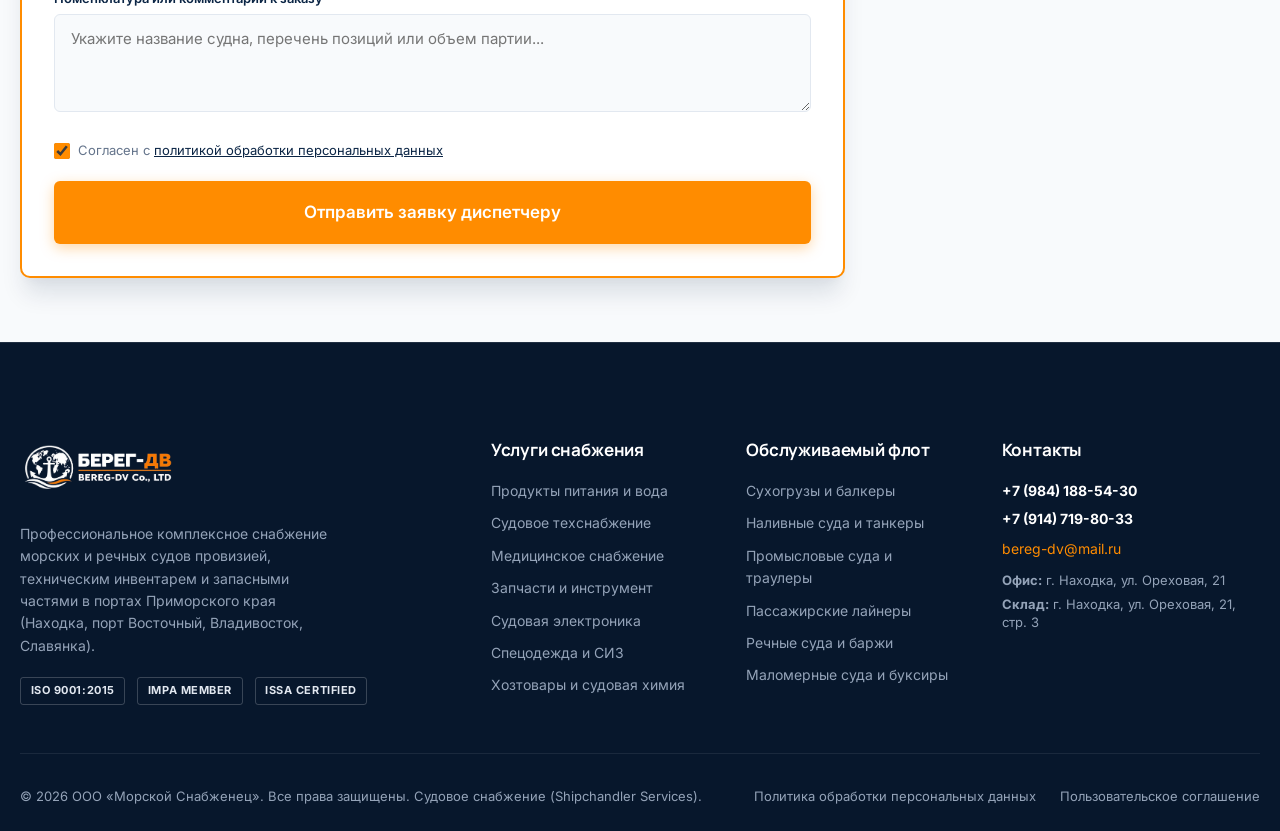
<file: service-electronics.html>
<!DOCTYPE html>
<html lang="ru">
<head>
  <meta charset="UTF-8">
  <meta name="viewport" content="width=device-width, initial-scale=1.0">
  <title>Судовая электроника и радионавигация (Electronics & Navigation) | Морской Снабженец</title>
  <meta name="description" content="Поставка и замена судового радио- и навигационного оборудования (ГМССБ/GMDSS), радаров, эхолотов, GPS/ГЛОНАСС, АИС, картплоттеров в портах Приморского края (Находка, порт Восточный, Владивосток, Славянка).">
  
  <link rel="icon" type="image/svg+xml" href="assets/img/favicon.svg">
  <link rel="preconnect" href="https://fonts.googleapis.com">
  <link rel="preconnect" href="https://fonts.gstatic.com" crossorigin>
  <link href="https://fonts.googleapis.com/css2?family=Inter:wght@400;500;600;700&family=Manrope:wght@600;700;800&display=swap" rel="stylesheet">
  <link rel="stylesheet" href="assets/css/style.css">
</head>
<body>

  <!-- ==================== TOPBAR ==================== -->
  <div class="topbar">
    <div class="container topbar__inner">
      <div class="topbar__contacts">
        <div class="topbar__item badge-247">
          <span>Диспетчерская служба 24/7</span>
        </div>
        <div class="topbar__item">
          <svg width="14" height="14" viewBox="0 0 24 24" fill="none" stroke="currentColor" stroke-width="2"><path d="M21 10c0 7-9 13-9 13s-9-6-9-13a9 9 0 0 1 18 0z"/><circle cx="12" cy="10" r="3"/></svg>
          <span>Порты Приморского края: Находка, порт Восточный, Владивосток, Славянка</span>
        </div>
      </div>
      <div class="topbar__meta">
        <div class="topbar__item">
          <svg width="14" height="14" viewBox="0 0 24 24" fill="none" stroke="currentColor" stroke-width="2"><path d="M4 4h16c1.1 0 2 .9 2 2v12c0 1.1-.9 2-2 2H4c-1.1 0-2-.9-2-2V6c0-1.1.9-2 2-2z"/><polyline points="22,6 12,13 2,6"/></svg>
          <a href="mailto:bereg-dv@mail.ru">bereg-dv@mail.ru</a>
        </div>
      </div>
    </div>
  </div>

  <!-- ==================== HEADER ==================== -->
  <header class="header">
    <div class="container header__inner">
      <a href="index.html" class="logo" aria-label="Главная страница">
        <img src="assets/img/logo.png" alt="Берег-ДВ — Морской снабженец" class="logo__img" width="134" height="48">
      </a>

      <nav class="nav" id="main-nav" aria-label="Главная навигация">
        <ul class="nav__list">
          <li class="nav__item">
            <a href="about.html" class="nav__link">О компании</a>
          </li>
          <li class="nav__item">
            <a href="index.html#services" class="nav__link nav__link--active">
              <span>Услуги</span>
              <svg width="12" height="12" viewBox="0 0 24 24" fill="none" stroke="currentColor" stroke-width="2.5"><polyline points="6 9 12 15 18 9"/></svg>
            </a>
            <ul class="nav__dropdown">
              <li class="nav__dropdown-item"><a href="service-provisions.html">Доставка продуктов питания</a></li>
              <li class="nav__dropdown-item"><a href="service-technical.html">Судовое техническое снабжение</a></li>
              <li class="nav__dropdown-item"><a href="service-medicine.html">Доставка медикаментов</a></li>
              <li class="nav__dropdown-item"><a href="service-spare-parts.html">Доставка запчастей и инструмента</a></li>
              <li class="nav__dropdown-item"><a href="service-electronics.html">Судовая электроника и навигация</a></li>
              <li class="nav__dropdown-item"><a href="service-workwear.html">Спецодежда и СИЗ экипажа</a></li>
              <li class="nav__dropdown-item"><a href="service-household.html">Хозяйственные товары и химия</a></li>
            </ul>
          </li>
          <li class="nav__item">
            <a href="vessels.html" class="nav__link">
              <span>Морские суда</span>
              <svg width="12" height="12" viewBox="0 0 24 24" fill="none" stroke="currentColor" stroke-width="2.5"><polyline points="6 9 12 15 18 9"/></svg>
            </a>
            <ul class="nav__dropdown">
              <li class="nav__dropdown-item"><a href="vessels.html#bulk">Сухогрузы и балкеры</a></li>
              <li class="nav__dropdown-item"><a href="vessels.html#tankers">Наливные суда и танкеры</a></li>
              <li class="nav__dropdown-item"><a href="vessels.html#trawlers">Промысловые суда и траулеры</a></li>
              <li class="nav__dropdown-item"><a href="vessels.html#passenger">Пассажирские лайнеры</a></li>
              <li class="nav__dropdown-item"><a href="vessels.html#river">Речные суда и баржи</a></li>
              <li class="nav__dropdown-item"><a href="vessels.html#tugs">Маломерные суда и буксиры</a></li>
            </ul>
          </li>
          <li class="nav__item">
            <a href="index.html#ports" class="nav__link">Порты</a>
          </li>
          <li class="nav__item">
            <a href="contacts.html" class="nav__link">Контакты</a>
          </li>
        </ul>
      </nav>

      <div class="header__actions">
        <div class="header__phone">
          <a href="tel:+79841885430" class="header__phone-link">+7 (984) 188-54-30</a>
          <span class="header__phone-label"><a href="tel:+79147198033" style="color:inherit; font-weight:600;">+7 (914) 719-80-33</a> &bull; Офис Находка</span>
        </div>
        <a href="index.html#order-form" class="btn btn--primary btn--sm">Оставить заявку</a>
        
        <button type="button" class="header__toggle" aria-label="Открыть меню" aria-expanded="false" aria-controls="main-nav">
          <span></span>
          <span></span>
          <span></span>
        </button>
      </div>
    </div>
  </header>

  <!-- ==================== PAGE HERO ==================== -->
  <section class="page-hero">
    <div class="container">
      <nav class="breadcrumbs" aria-label="Хлебные крошки">
        <a href="index.html">Главная</a>
        <span class="breadcrumbs__sep">/</span>
        <a href="index.html#services">Услуги</a>
        <span class="breadcrumbs__sep">/</span>
        <span>Судовая электроника и навигация</span>
      </nav>
      <h1 class="page-hero__title">Судовая электроника и радионавигация (Electronics & Navigation)</h1>
      <p class="page-hero__desc">
        Поставка радионавигационного оборудования, средств связи ГМССБ, аккумуляторов, кабельной продукции и измерительных приборов для ходового мостика.
      </p>
    </div>
  </section>

  <!-- ==================== SERVICE CONTENT LAYOUT ==================== -->
  <section class="section">
    <div class="container">
      <div class="content-sidebar-layout">
        
        <div class="main-content">
          
          <!-- Image Banner -->
          <div style="border-radius: var(--radius-lg); overflow: hidden; max-height: 400px; box-shadow: var(--shadow-md);">
            <img src="assets/img/categories/cat-electronics.jpg" alt="Судовая электроника и радионавигация (Electronics & Navigation)" style="width: 100%; height: 100%; object-fit: cover; display: block;" loading="lazy">
          </div>

          <div>
            <h2 class="section__title">Навигационное оборудование и радиосвязь ГМССБ</h2>
            <p style="font-size: 1.0625rem; color: var(--color-text-muted); line-height: 1.7; margin-bottom: 1rem;">
              Современное судовождение невозможно без стабильной работы электронных навигационных систем. Мы поставляем сертифицированное оборудование для обеспечения требований ИМО (IMO) и Конвенции СОЛАС (SOLAS).
            </p>
            <p style="font-size: 1.0625rem; color: var(--color-text-muted); line-height: 1.7;">
              В ассортименте — аппаратура Furuno, JRC, Raymarine, Sailor, Simrad: от радиостанций УКВ и спутниковых аварийных буев КОСПАС-САРСАТ до навигационных эхолотов, гирокомпасов и приемников АИС.
            </p>
          </div>

          <!-- Feature Bullets -->
          <div style="display: grid; grid-template-columns: repeat(auto-fit, minmax(240px, 1fr)); gap: 1rem;">
            
            <div style="background: var(--color-bg-subtle); padding: 1rem 1.25rem; border-radius: var(--radius-sm); border-left: 3px solid var(--color-accent); display: flex; align-items: center; gap: 0.5rem;">
              <svg width="18" height="18" viewBox="0 0 24 24" fill="none" stroke="var(--color-accent)" stroke-width="2.5"><polyline points="20 6 9 17 4 12"/></svg>
              <span style="font-size: 0.875rem; font-weight: 600; color: var(--color-primary);">Оборудование с одобрением РМРС и Минтранса РФ</span>
            </div>
            <div style="background: var(--color-bg-subtle); padding: 1rem 1.25rem; border-radius: var(--radius-sm); border-left: 3px solid var(--color-accent); display: flex; align-items: center; gap: 0.5rem;">
              <svg width="18" height="18" viewBox="0 0 24 24" fill="none" stroke="var(--color-accent)" stroke-width="2.5"><polyline points="20 6 9 17 4 12"/></svg>
              <span style="font-size: 0.875rem; font-weight: 600; color: var(--color-primary);">Программирование MMSI и кодов судна</span>
            </div>
            <div style="background: var(--color-bg-subtle); padding: 1rem 1.25rem; border-radius: var(--radius-sm); border-left: 3px solid var(--color-accent); display: flex; align-items: center; gap: 0.5rem;">
              <svg width="18" height="18" viewBox="0 0 24 24" fill="none" stroke="var(--color-accent)" stroke-width="2.5"><polyline points="20 6 9 17 4 12"/></svg>
              <span style="font-size: 0.875rem; font-weight: 600; color: var(--color-primary);">Свежие элементы питания для буев EPIRB / SART</span>
            </div>
            <div style="background: var(--color-bg-subtle); padding: 1rem 1.25rem; border-radius: var(--radius-sm); border-left: 3px solid var(--color-accent); display: flex; align-items: center; gap: 0.5rem;">
              <svg width="18" height="18" viewBox="0 0 24 24" fill="none" stroke="var(--color-accent)" stroke-width="2.5"><polyline points="20 6 9 17 4 12"/></svg>
              <span style="font-size: 0.875rem; font-weight: 600; color: var(--color-primary);">Морские аккумуляторы с сертификатом регистра</span>
            </div>
          </div>

          <!-- Nomenclature Table -->
          <div>
            <h3 style="font-size: 1.375rem; margin-bottom: 0.75rem;">Номенклатура судовой электроники (IMPA / ISSA)</h3>
            <div class="spec-table-wrap">
              <table class="spec-table">
                <thead>
                  <tr>
                    <th>Код категории</th>
                    <th>Наименование группы</th>
                    <th>Спецификация и тара</th>
                    <th>Условия хранения / Режим</th>
                  </tr>
                </thead>
                <tbody>
                  
                  <tr>
                    <td><strong>IMPA 37-01</strong></td>
                    <td>УКВ / ПВ / КВ радиостанции</td>
                    <td>Стационарные и портативные радиостанции GMDSS</td>
                    <td>Сухой склад</td>
                  </tr>
                  <tr>
                    <td><strong>IMPA 37-02</strong></td>
                    <td>Радары и картплоттеры</td>
                    <td>Антенные посты, процессорные блоки, дисплеи ходового мостика</td>
                    <td>Сухой склад</td>
                  </tr>
                  <tr>
                    <td><strong>IMPA 37-03</strong></td>
                    <td>GPS / ГЛОНАСС приемоиндикаторы</td>
                    <td>Судовые антенны, блоки питания, кабели согласования</td>
                    <td>Сухой склад</td>
                  </tr>
                  <tr>
                    <td><strong>IMPA 37-04</strong></td>
                    <td>Аварийные радиомаяки (EPIRB)</td>
                    <td>Спутниковые буи 406 МГц КОСПАС-САРСАТ с гидростатами</td>
                    <td>Готовы к установке</td>
                  </tr>
                  <tr>
                    <td><strong>IMPA 37-05</strong></td>
                    <td>Радиолокационные ответчики (SART)</td>
                    <td>Поисково-спасательные ответчики 9 ГГц для спасательных шлюпок</td>
                    <td>Готовы к установке</td>
                  </tr>
                  <tr>
                    <td><strong>IMPA 37-06</strong></td>
                    <td>Судовые аккумуляторы и батареи</td>
                    <td>Герметичные необслуживаемые гелевые и AGM АКБ 12V/24V</td>
                    <td>Сухозаряженные</td>
                  </tr>
                  <tr>
                    <td><strong>IMPA 37-07</strong></td>
                    <td>Кабельная и коммутационная продукция</td>
                    <td>Судовой экранированный морской кабель НРШМ, КНР</td>
                    <td>Бухты по 100/500 м</td>
                  </tr>
                </tbody>
              </table>
            </div>
          </div>

          <!-- Order Process Steps -->
          <div>
            <h3 style="font-size: 1.375rem; margin-bottom: 1.25rem;">Как мы работаем: этапы снабжения судна</h3>
            <div style="display: grid; grid-template-columns: repeat(auto-fit, minmax(220px, 1fr)); gap: 1rem;">
              <div style="background: #FFFFFF; border: 1px solid var(--color-border); padding: 1.5rem; border-radius: var(--radius-md);">
                <div style="font-family: var(--font-heading); font-size: 1.5rem; font-weight: 800; color: var(--color-accent); margin-bottom: 0.5rem;">01</div>
                <div style="font-weight: 700; margin-bottom: 0.25rem;">Заявка с борта</div>
                <div style="font-size: 0.8125rem; color: var(--color-text-muted);">Капитан или суперинтендант присылает Requisition List в любом удобном формате (Excel, PDF, фото).</div>
              </div>
              <div style="background: #FFFFFF; border: 1px solid var(--color-border); padding: 1.5rem; border-radius: var(--radius-md);">
                <div style="font-family: var(--font-heading); font-size: 1.5rem; font-weight: 800; color: var(--color-accent); margin-bottom: 0.5rem;">02</div>
                <div style="font-weight: 700; margin-bottom: 0.25rem;">Расчет и согласование</div>
                <div style="font-size: 0.8125rem; color: var(--color-text-muted);">В течение 30 минут предоставляем точную калькуляцию с ценами, кодами IMPA и сроками подачи.</div>
              </div>
              <div style="background: #FFFFFF; border: 1px solid var(--color-border); padding: 1.5rem; border-radius: var(--radius-md);">
                <div style="font-family: var(--font-heading); font-size: 1.5rem; font-weight: 800; color: var(--color-accent); margin-bottom: 0.5rem;">03</div>
                <div style="font-weight: 700; margin-bottom: 0.25rem;">Складская комплектация</div>
                <div style="font-size: 0.8125rem; color: var(--color-text-muted);">Партия собирается, маркируется по судовым отсекам, пломбируется и проходит выходной контроль.</div>
              </div>
              <div style="background: #FFFFFF; border: 1px solid var(--color-border); padding: 1.5rem; border-radius: var(--radius-md);">
                <div style="font-family: var(--font-heading); font-size: 1.5rem; font-weight: 800; color: var(--color-accent); margin-bottom: 0.5rem;">04</div>
                <div style="font-weight: 700; margin-bottom: 0.25rem;">Подача к борту</div>
                <div style="font-size: 0.8125rem; color: var(--color-text-muted);">Доставка спецтранспортом к трапу или катером на рейд с подписанием судовых накладных.</div>
              </div>
            </div>
          </div>

          <!-- Quick Request Form Box -->
          <div class="form-box" id="service-order" style="border: 2px solid var(--color-accent); margin-top: 1rem;">
            <div class="form-box__header">
              <h3 class="form-box__title">Заказать расчет стоимости снабжения</h3>
              <p class="form-box__subtitle">Дежурный суперинтендант рассчитает смету и подготовит коммерческое предложение</p>
            </div>

            <form action="#" method="POST" class="order-form" novalidate>
              <div class="form-group">
                <label class="form-label" for="srv-name">Контактное лицо / Суперинтендант *</label>
                <input type="text" id="srv-name" name="name" class="form-control" placeholder="Иван Петров" required>
                <span class="form-error-msg">Укажите ваше имя</span>
              </div>

              <div class="form-group">
                <label class="form-label" for="srv-phone">Телефон для оперативной связи *</label>
                <input type="tel" id="srv-phone" name="phone" class="form-control" placeholder="+7 (___) ___-__-__" required>
                <span class="form-error-msg">Укажите контактный номер</span>
              </div>

              <div class="form-group">
                <label class="form-label" for="srv-port">Порт стоянки и ETA (время прихода)</label>
                <select id="srv-port" name="port" class="form-control">
                  <option value="">Выберите опорный порт</option>
                  <option value="novorossiysk">Новороссийск</option>
                  <option value="spb">Санкт-Петербург</option>
                  <option value="vladivostok">Владивосток</option>
                  <option value="murmansk">Мурманск</option>
                  <option value="kaliningrad">Калининград</option>
                  <option value="ust-luga">Усть-Луга</option>
                  <option value="nakhodka">Находка</option>
                  <option value="taman">Тамань</option>
                  <option value="other">Другой порт РФ</option>
                </select>
              </div>

              <div class="form-group">
                <label class="form-label" for="srv-comment">Номенклатура или комментарий к заказу</label>
                <textarea id="srv-comment" name="comment" rows="3" class="form-control" placeholder="Укажите название судна, перечень позиций или объем партии..."></textarea>
              </div>

              <div class="form-checkbox">
                <input type="checkbox" id="srv-consent" name="consent" required checked>
                <label for="srv-consent">
                  Согласен с <a href="#">политикой обработки персональных данных</a>
                </label>
              </div>

              <button type="submit" class="btn btn--primary btn--full btn--lg">
                <span>Отправить заявку диспетчеру</span>
              </button>

              <div class="form-status" role="alert"></div>
            </form>
          </div>

        </div>

        <!-- Sidebar -->
        <aside class="sidebar">
          
          <!-- Category Navigation -->
          <div class="sidebar-widget">
            <h4 class="sidebar-widget__title">Услуги снабжения</h4>
            <div class="sidebar-menu">
              <a href="service-provisions.html"><span>Доставка продуктов питания</span> <span>&rarr;</span></a>
              <a href="service-technical.html"><span>Судовое техническое снабжение</span> <span>&rarr;</span></a>
              <a href="service-medicine.html"><span>Доставка медикаментов</span> <span>&rarr;</span></a>
              <a href="service-spare-parts.html"><span>Доставка запчастей и инструмента</span> <span>&rarr;</span></a>
              <a href="service-electronics.html" class="active"><span>Судовая электроника и навигация</span> <span>&rarr;</span></a>
              <a href="service-workwear.html"><span>Спецодежда и СИЗ экипажа</span> <span>&rarr;</span></a>
              <a href="service-household.html"><span>Хозяйственные товары и химия</span> <span>&rarr;</span></a>
            </div>
          </div>

          <!-- 24/7 Dispatch Card -->
          <div class="sidebar-widget" style="background: var(--color-bg-navy); color: #FFFFFF;">
            <h4 class="sidebar-widget__title" style="color: #FFFFFF; border-color: var(--color-accent);">Срочная подача 24/7</h4>
            <p style="font-size: 0.875rem; color: #CBD5E1; margin-bottom: 1.25rem;">
              Требуется экстренное пополнение запасов к трапу или на рейд? Дежурный суперинтендант на связи круглосуточно.
            </p>
            <a href="tel:+79841885430" class="btn btn--primary btn--full btn--sm" style="margin-bottom: 0.35rem;">+7 (984) 188-54-30</a>
            <a href="tel:+79147198033" class="btn btn--outline btn--full btn--sm" style="margin-bottom: 0.5rem; color:#FFFFFF; border-color:rgba(255,255,255,0.4);">+7 (914) 719-80-33</a>
            <a href="mailto:bereg-dv@mail.ru" class="btn btn--outline btn--full btn--sm">bereg-dv@mail.ru</a>
          </div>

          <!-- Vessel Link -->
          <div class="sidebar-widget">
            <h4 class="sidebar-widget__title">Обслуживаемый флот</h4>
            <div class="sidebar-menu">
              <a href="vessels.html#bulk"><span>Сухогрузы и балкеры</span> <span>→</span></a>
              <a href="vessels.html#tankers"><span>Наливные танкеры</span> <span>→</span></a>
              <a href="vessels.html#trawlers"><span>Промысловые суда</span> <span>→</span></a>
              <a href="vessels.html#passenger"><span>Пассажирские лайнеры</span> <span>→</span></a>
              <a href="vessels.html"><span>Все типы судов</span> <span>→</span></a>
            </div>
          </div>

        </aside>

      </div>
    </div>
  </section>

  <!-- ==================== FOOTER ==================== -->
  <footer class="footer">
    <div class="container">
      <div class="footer-grid">
        <div class="footer-col">
          <a href="index.html" class="logo">
            <img src="assets/img/logo.png" alt="Берег-ДВ — Морской снабженец" class="logo__img" width="134" height="48">
          </a>
          <p class="footer-brand__desc">
            Профессиональное комплексное снабжение морских и речных судов провизией, техническим инвентарем и запасными частями в портах Приморского края (Находка, порт Восточный, Владивосток, Славянка).
          </p>
          <div class="footer-certs">
            <span class="cert-pill">ISO 9001:2015</span>
            <span class="cert-pill">IMPA MEMBER</span>
            <span class="cert-pill">ISSA CERTIFIED</span>
          </div>
        </div>

        <div class="footer-col">
          <h4 class="footer-col__title">Услуги снабжения</h4>
          <ul class="footer-menu">
            <li><a href="service-provisions.html">Продукты питания и вода</a></li>
            <li><a href="service-technical.html">Судовое техснабжение</a></li>
            <li><a href="service-medicine.html">Медицинское снабжение</a></li>
            <li><a href="service-spare-parts.html">Запчасти и инструмент</a></li>
            <li><a href="service-electronics.html">Судовая электроника</a></li>
            <li><a href="service-workwear.html">Спецодежда и СИЗ</a></li>
            <li><a href="service-household.html">Хозтовары и судовая химия</a></li>
          </ul>
        </div>

        <div class="footer-col">
          <h4 class="footer-col__title">Обслуживаемый флот</h4>
          <ul class="footer-menu">
            <li><a href="vessels.html#bulk">Сухогрузы и балкеры</a></li>
            <li><a href="vessels.html#tankers">Наливные суда и танкеры</a></li>
            <li><a href="vessels.html#trawlers">Промысловые суда и траулеры</a></li>
            <li><a href="vessels.html#passenger">Пассажирские лайнеры</a></li>
            <li><a href="vessels.html#river">Речные суда и баржи</a></li>
            <li><a href="vessels.html#tugs">Маломерные суда и буксиры</a></li>
          </ul>
        </div>

        <div class="footer-col">
          <h4 class="footer-col__title">Контакты</h4>
          <p style="margin-bottom: 0.35rem; color: #FFFFFF; font-weight: 700;">
            <a href="tel:+79841885430" style="color: #FFFFFF;">+7 (984) 188-54-30</a>
          </p>
          <p style="margin-bottom: 0.5rem; color: #FFFFFF; font-weight: 700;">
            <a href="tel:+79147198033" style="color: #FFFFFF;">+7 (914) 719-80-33</a>
          </p>
          <p style="margin-bottom: 0.65rem;">
            <a href="mailto:bereg-dv@mail.ru" style="color: var(--color-accent);">bereg-dv@mail.ru</a>
          </p>
          <p style="font-size: 0.8125rem; line-height: 1.4; color: #94A3B8; margin-bottom: 0.35rem;">
            <strong>Офис:</strong> г. Находка, ул. Ореховая, 21
          </p>
          <p style="font-size: 0.8125rem; line-height: 1.4; color: #94A3B8;">
            <strong>Склад:</strong> г. Находка, ул. Ореховая, 21, стр. 3
          </p>
        </div>
      </div>

      <div class="footer-bottom">
        <div>© 2026 ООО «Морской Снабженец». Все права защищены. Судовое снабжение (Shipchandler Services).</div>
        <div class="footer-bottom__links">
          <a href="#">Политика обработки персональных данных</a>
          <a href="#">Пользовательское соглашение</a>
        </div>
      </div>
    </div>
  </footer>

  <script src="assets/js/main.js"></script>
</body>
</html>
</file>
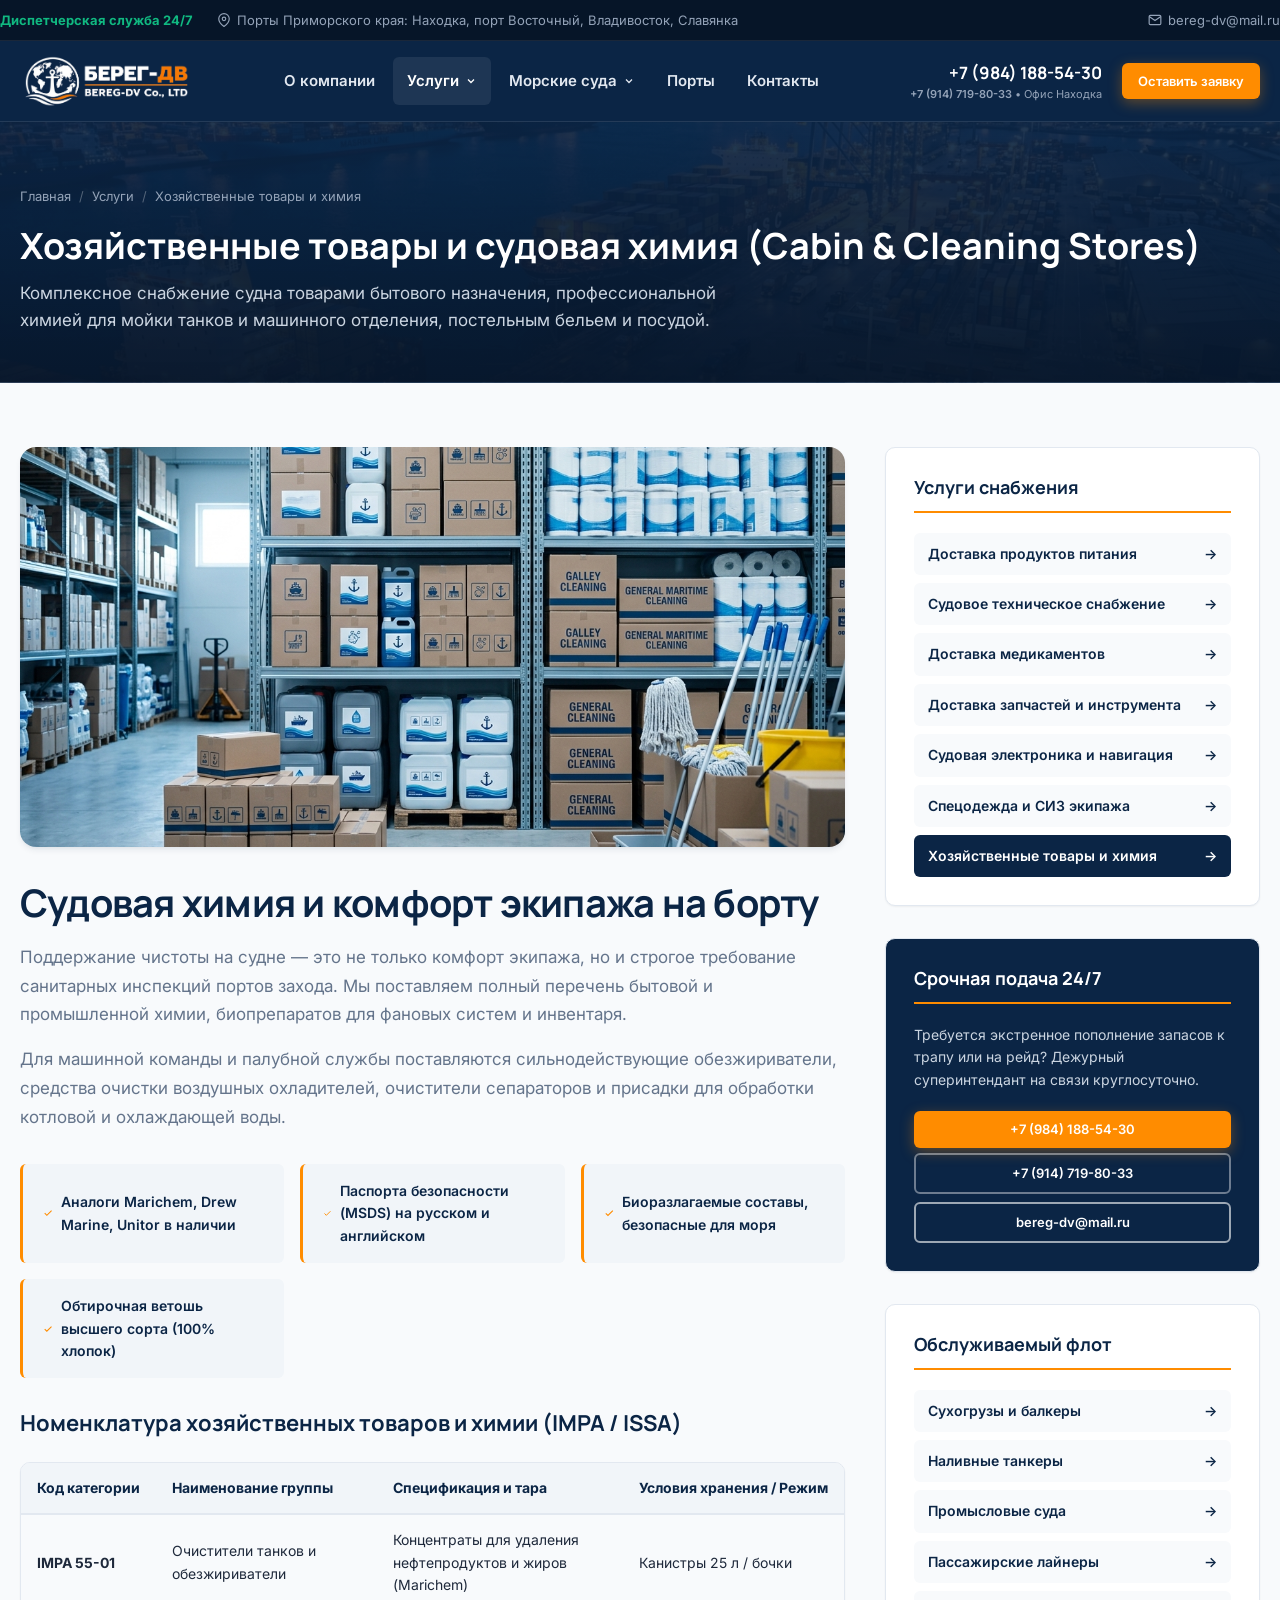
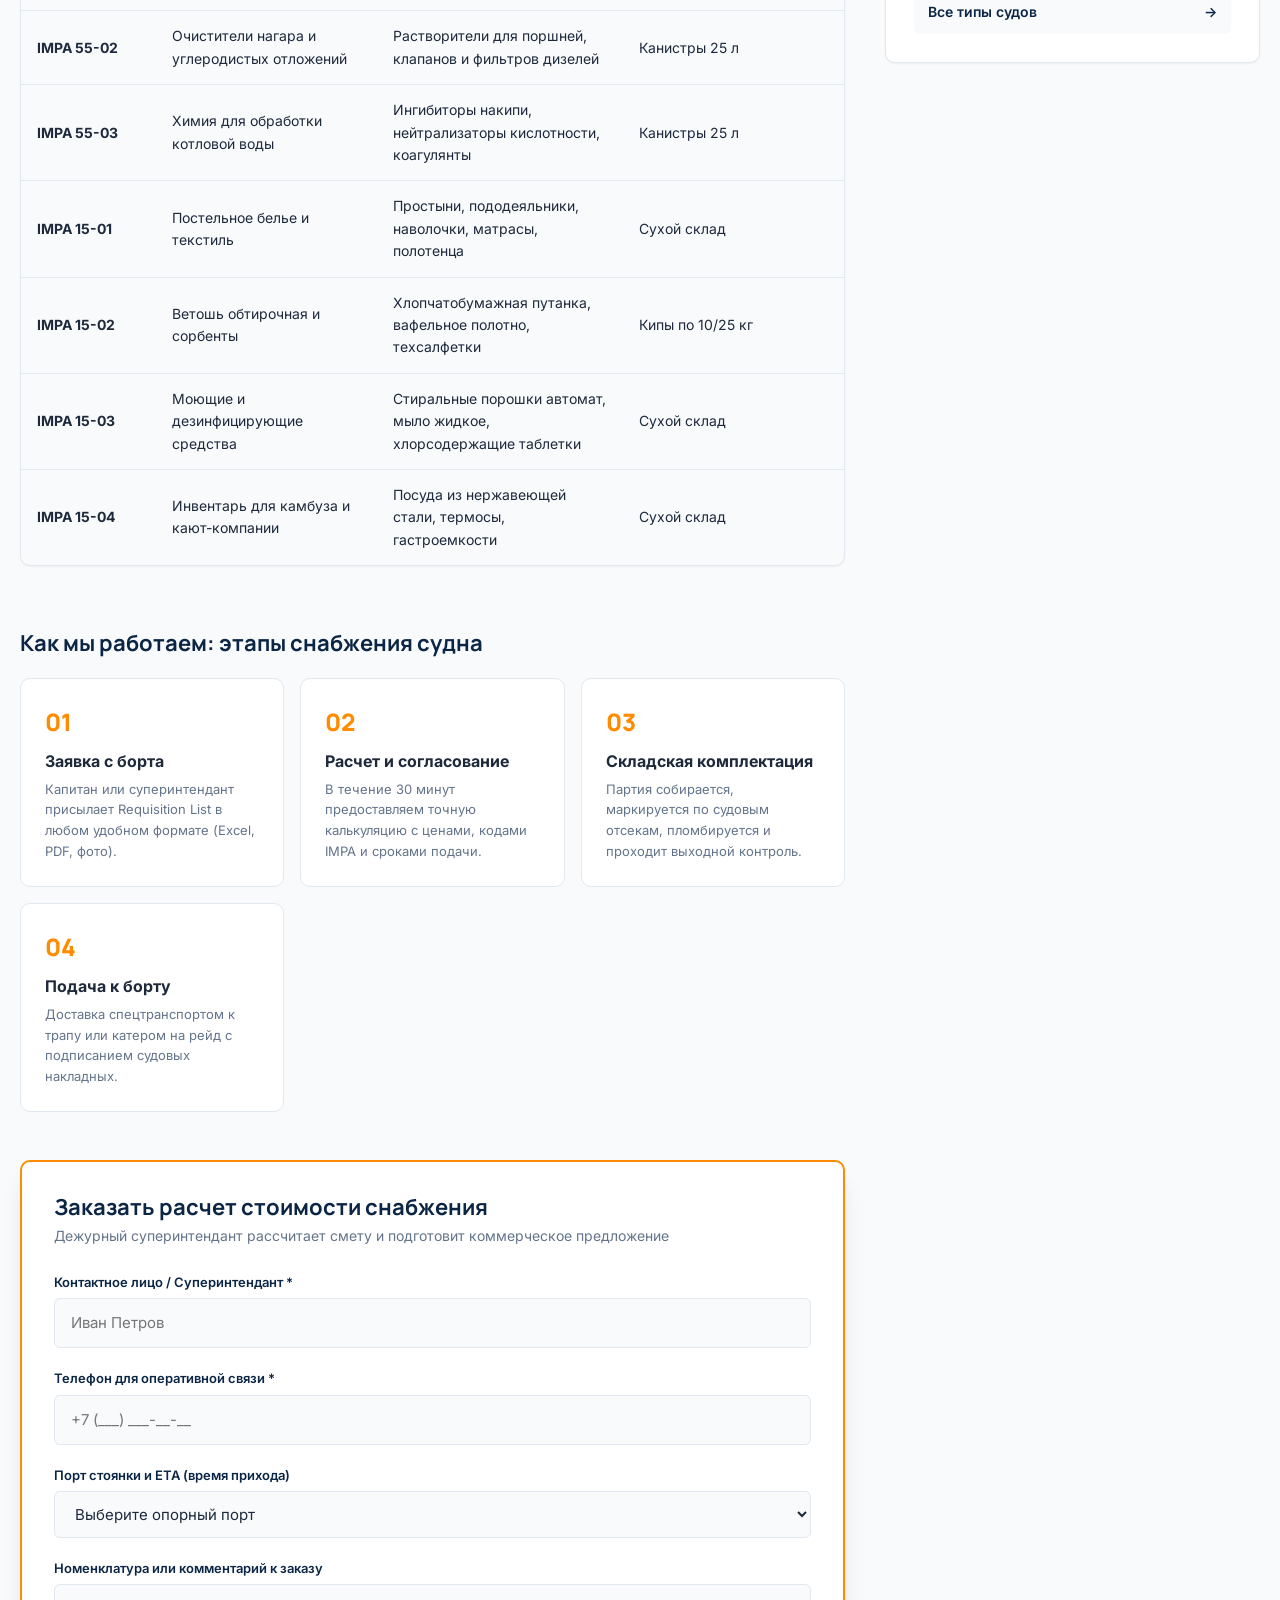
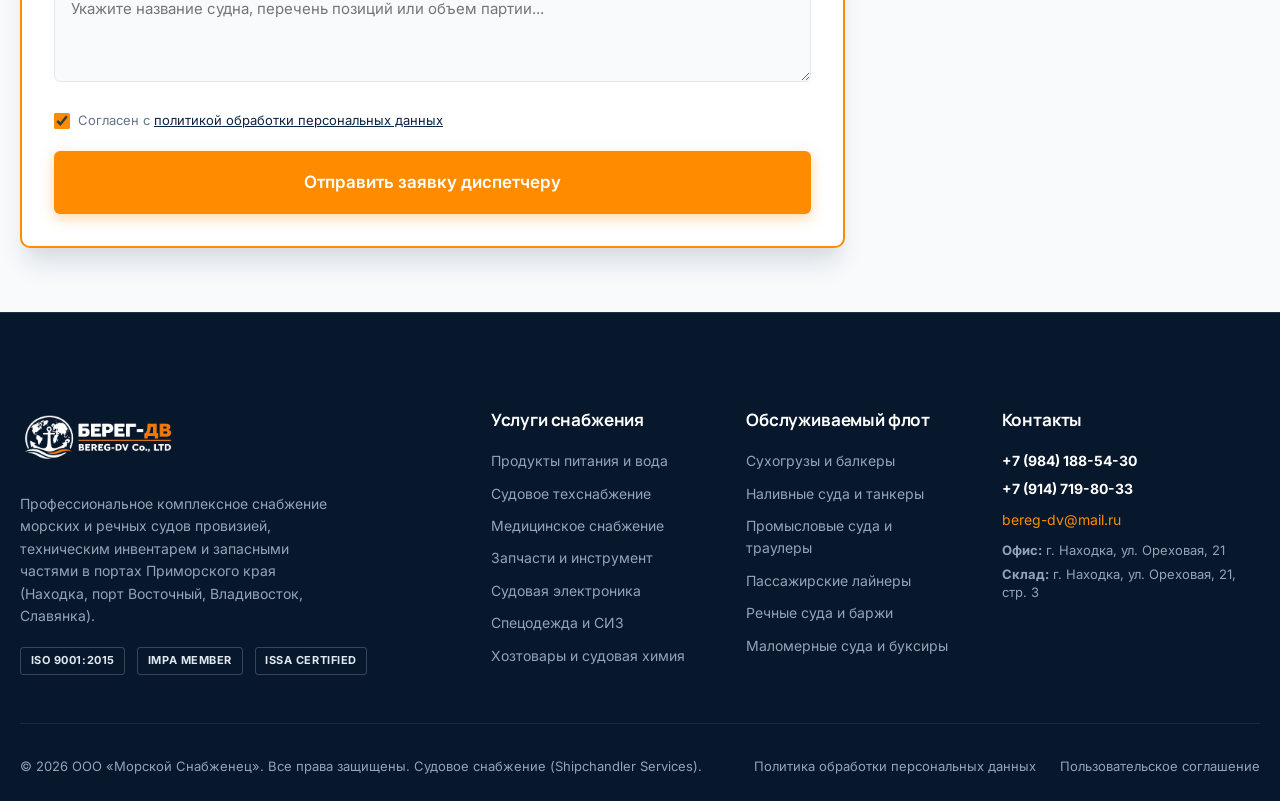
<file: service-household.html>
<!DOCTYPE html>
<html lang="ru">
<head>
  <meta charset="UTF-8">
  <meta name="viewport" content="width=device-width, initial-scale=1.0">
  <title>Хозяйственные товары и судовая химия (Cabin & Cleaning Stores) | Морской Снабженец</title>
  <meta name="description" content="Поставка профессиональной судовой химии (очистители танков, коагулянты), моющих средств, инвентаря для уборки, постельного белья и камбузной посуды.">
  
  <link rel="icon" type="image/svg+xml" href="assets/img/favicon.svg">
  <link rel="preconnect" href="https://fonts.googleapis.com">
  <link rel="preconnect" href="https://fonts.gstatic.com" crossorigin>
  <link href="https://fonts.googleapis.com/css2?family=Inter:wght@400;500;600;700&family=Manrope:wght@600;700;800&display=swap" rel="stylesheet">
  <link rel="stylesheet" href="assets/css/style.css">
</head>
<body>

  <!-- ==================== TOPBAR ==================== -->
  <div class="topbar">
    <div class="container topbar__inner">
      <div class="topbar__contacts">
        <div class="topbar__item badge-247">
          <span>Диспетчерская служба 24/7</span>
        </div>
        <div class="topbar__item">
          <svg width="14" height="14" viewBox="0 0 24 24" fill="none" stroke="currentColor" stroke-width="2"><path d="M21 10c0 7-9 13-9 13s-9-6-9-13a9 9 0 0 1 18 0z"/><circle cx="12" cy="10" r="3"/></svg>
          <span>Порты Приморского края: Находка, порт Восточный, Владивосток, Славянка</span>
        </div>
      </div>
      <div class="topbar__meta">
        <div class="topbar__item">
          <svg width="14" height="14" viewBox="0 0 24 24" fill="none" stroke="currentColor" stroke-width="2"><path d="M4 4h16c1.1 0 2 .9 2 2v12c0 1.1-.9 2-2 2H4c-1.1 0-2-.9-2-2V6c0-1.1.9-2 2-2z"/><polyline points="22,6 12,13 2,6"/></svg>
          <a href="mailto:bereg-dv@mail.ru">bereg-dv@mail.ru</a>
        </div>
      </div>
    </div>
  </div>

  <!-- ==================== HEADER ==================== -->
  <header class="header">
    <div class="container header__inner">
      <a href="index.html" class="logo" aria-label="Главная страница">
        <img src="assets/img/logo.png" alt="Берег-ДВ — Морской снабженец" class="logo__img" width="134" height="48">
      </a>

      <nav class="nav" id="main-nav" aria-label="Главная навигация">
        <ul class="nav__list">
          <li class="nav__item">
            <a href="about.html" class="nav__link">О компании</a>
          </li>
          <li class="nav__item">
            <a href="index.html#services" class="nav__link nav__link--active">
              <span>Услуги</span>
              <svg width="12" height="12" viewBox="0 0 24 24" fill="none" stroke="currentColor" stroke-width="2.5"><polyline points="6 9 12 15 18 9"/></svg>
            </a>
            <ul class="nav__dropdown">
              <li class="nav__dropdown-item"><a href="service-provisions.html">Доставка продуктов питания</a></li>
              <li class="nav__dropdown-item"><a href="service-technical.html">Судовое техническое снабжение</a></li>
              <li class="nav__dropdown-item"><a href="service-medicine.html">Доставка медикаментов</a></li>
              <li class="nav__dropdown-item"><a href="service-spare-parts.html">Доставка запчастей и инструмента</a></li>
              <li class="nav__dropdown-item"><a href="service-electronics.html">Судовая электроника и навигация</a></li>
              <li class="nav__dropdown-item"><a href="service-workwear.html">Спецодежда и СИЗ экипажа</a></li>
              <li class="nav__dropdown-item"><a href="service-household.html">Хозяйственные товары и химия</a></li>
            </ul>
          </li>
          <li class="nav__item">
            <a href="vessels.html" class="nav__link">
              <span>Морские суда</span>
              <svg width="12" height="12" viewBox="0 0 24 24" fill="none" stroke="currentColor" stroke-width="2.5"><polyline points="6 9 12 15 18 9"/></svg>
            </a>
            <ul class="nav__dropdown">
              <li class="nav__dropdown-item"><a href="vessels.html#bulk">Сухогрузы и балкеры</a></li>
              <li class="nav__dropdown-item"><a href="vessels.html#tankers">Наливные суда и танкеры</a></li>
              <li class="nav__dropdown-item"><a href="vessels.html#trawlers">Промысловые суда и траулеры</a></li>
              <li class="nav__dropdown-item"><a href="vessels.html#passenger">Пассажирские лайнеры</a></li>
              <li class="nav__dropdown-item"><a href="vessels.html#river">Речные суда и баржи</a></li>
              <li class="nav__dropdown-item"><a href="vessels.html#tugs">Маломерные суда и буксиры</a></li>
            </ul>
          </li>
          <li class="nav__item">
            <a href="index.html#ports" class="nav__link">Порты</a>
          </li>
          <li class="nav__item">
            <a href="contacts.html" class="nav__link">Контакты</a>
          </li>
        </ul>
      </nav>

      <div class="header__actions">
        <div class="header__phone">
          <a href="tel:+79841885430" class="header__phone-link">+7 (984) 188-54-30</a>
          <span class="header__phone-label"><a href="tel:+79147198033" style="color:inherit; font-weight:600;">+7 (914) 719-80-33</a> &bull; Офис Находка</span>
        </div>
        <a href="index.html#order-form" class="btn btn--primary btn--sm">Оставить заявку</a>
        
        <button type="button" class="header__toggle" aria-label="Открыть меню" aria-expanded="false" aria-controls="main-nav">
          <span></span>
          <span></span>
          <span></span>
        </button>
      </div>
    </div>
  </header>

  <!-- ==================== PAGE HERO ==================== -->
  <section class="page-hero">
    <div class="container">
      <nav class="breadcrumbs" aria-label="Хлебные крошки">
        <a href="index.html">Главная</a>
        <span class="breadcrumbs__sep">/</span>
        <a href="index.html#services">Услуги</a>
        <span class="breadcrumbs__sep">/</span>
        <span>Хозяйственные товары и химия</span>
      </nav>
      <h1 class="page-hero__title">Хозяйственные товары и судовая химия (Cabin & Cleaning Stores)</h1>
      <p class="page-hero__desc">
        Комплексное снабжение судна товарами бытового назначения, профессиональной химией для мойки танков и машинного отделения, постельным бельем и посудой.
      </p>
    </div>
  </section>

  <!-- ==================== SERVICE CONTENT LAYOUT ==================== -->
  <section class="section">
    <div class="container">
      <div class="content-sidebar-layout">
        
        <div class="main-content">
          
          <!-- Image Banner -->
          <div style="border-radius: var(--radius-lg); overflow: hidden; max-height: 400px; box-shadow: var(--shadow-md);">
            <img src="assets/img/categories/cat-household.jpg" alt="Хозяйственные товары и судовая химия (Cabin & Cleaning Stores)" style="width: 100%; height: 100%; object-fit: cover; display: block;" loading="lazy">
          </div>

          <div>
            <h2 class="section__title">Судовая химия и комфорт экипажа на борту</h2>
            <p style="font-size: 1.0625rem; color: var(--color-text-muted); line-height: 1.7; margin-bottom: 1rem;">
              Поддержание чистоты на судне — это не только комфорт экипажа, но и строгое требование санитарных инспекций портов захода. Мы поставляем полный перечень бытовой и промышленной химии, биопрепаратов для фановых систем и инвентаря.
            </p>
            <p style="font-size: 1.0625rem; color: var(--color-text-muted); line-height: 1.7;">
              Для машинной команды и палубной службы поставляются сильнодействующие обезжириватели, средства очистки воздушных охладителей, очистители сепараторов и присадки для обработки котловой и охлаждающей воды.
            </p>
          </div>

          <!-- Feature Bullets -->
          <div style="display: grid; grid-template-columns: repeat(auto-fit, minmax(240px, 1fr)); gap: 1rem;">
            
            <div style="background: var(--color-bg-subtle); padding: 1rem 1.25rem; border-radius: var(--radius-sm); border-left: 3px solid var(--color-accent); display: flex; align-items: center; gap: 0.5rem;">
              <svg width="18" height="18" viewBox="0 0 24 24" fill="none" stroke="var(--color-accent)" stroke-width="2.5"><polyline points="20 6 9 17 4 12"/></svg>
              <span style="font-size: 0.875rem; font-weight: 600; color: var(--color-primary);">Аналоги Marichem, Drew Marine, Unitor в наличии</span>
            </div>
            <div style="background: var(--color-bg-subtle); padding: 1rem 1.25rem; border-radius: var(--radius-sm); border-left: 3px solid var(--color-accent); display: flex; align-items: center; gap: 0.5rem;">
              <svg width="18" height="18" viewBox="0 0 24 24" fill="none" stroke="var(--color-accent)" stroke-width="2.5"><polyline points="20 6 9 17 4 12"/></svg>
              <span style="font-size: 0.875rem; font-weight: 600; color: var(--color-primary);">Паспорта безопасности (MSDS) на русском и английском</span>
            </div>
            <div style="background: var(--color-bg-subtle); padding: 1rem 1.25rem; border-radius: var(--radius-sm); border-left: 3px solid var(--color-accent); display: flex; align-items: center; gap: 0.5rem;">
              <svg width="18" height="18" viewBox="0 0 24 24" fill="none" stroke="var(--color-accent)" stroke-width="2.5"><polyline points="20 6 9 17 4 12"/></svg>
              <span style="font-size: 0.875rem; font-weight: 600; color: var(--color-primary);">Биоразлагаемые составы, безопасные для моря</span>
            </div>
            <div style="background: var(--color-bg-subtle); padding: 1rem 1.25rem; border-radius: var(--radius-sm); border-left: 3px solid var(--color-accent); display: flex; align-items: center; gap: 0.5rem;">
              <svg width="18" height="18" viewBox="0 0 24 24" fill="none" stroke="var(--color-accent)" stroke-width="2.5"><polyline points="20 6 9 17 4 12"/></svg>
              <span style="font-size: 0.875rem; font-weight: 600; color: var(--color-primary);">Обтирочная ветошь высшего сорта (100% хлопок)</span>
            </div>
          </div>

          <!-- Nomenclature Table -->
          <div>
            <h3 style="font-size: 1.375rem; margin-bottom: 0.75rem;">Номенклатура хозяйственных товаров и химии (IMPA / ISSA)</h3>
            <div class="spec-table-wrap">
              <table class="spec-table">
                <thead>
                  <tr>
                    <th>Код категории</th>
                    <th>Наименование группы</th>
                    <th>Спецификация и тара</th>
                    <th>Условия хранения / Режим</th>
                  </tr>
                </thead>
                <tbody>
                  
                  <tr>
                    <td><strong>IMPA 55-01</strong></td>
                    <td>Очистители танков и обезжириватели</td>
                    <td>Концентраты для удаления нефтепродуктов и жиров (Marichem)</td>
                    <td>Канистры 25 л / бочки</td>
                  </tr>
                  <tr>
                    <td><strong>IMPA 55-02</strong></td>
                    <td>Очистители нагара и углеродистых отложений</td>
                    <td>Растворители для поршней, клапанов и фильтров дизелей</td>
                    <td>Канистры 25 л</td>
                  </tr>
                  <tr>
                    <td><strong>IMPA 55-03</strong></td>
                    <td>Химия для обработки котловой воды</td>
                    <td>Ингибиторы накипи, нейтрализаторы кислотности, коагулянты</td>
                    <td>Канистры 25 л</td>
                  </tr>
                  <tr>
                    <td><strong>IMPA 15-01</strong></td>
                    <td>Постельное белье и текстиль</td>
                    <td>Простыни, пододеяльники, наволочки, матрасы, полотенца</td>
                    <td>Сухой склад</td>
                  </tr>
                  <tr>
                    <td><strong>IMPA 15-02</strong></td>
                    <td>Ветошь обтирочная и сорбенты</td>
                    <td>Хлопчатобумажная путанка, вафельное полотно, техсалфетки</td>
                    <td>Кипы по 10/25 кг</td>
                  </tr>
                  <tr>
                    <td><strong>IMPA 15-03</strong></td>
                    <td>Моющие и дезинфицирующие средства</td>
                    <td>Стиральные порошки автомат, мыло жидкое, хлорсодержащие таблетки</td>
                    <td>Сухой склад</td>
                  </tr>
                  <tr>
                    <td><strong>IMPA 15-04</strong></td>
                    <td>Инвентарь для камбуза и кают-компании</td>
                    <td>Посуда из нержавеющей стали, термосы, гастроемкости</td>
                    <td>Сухой склад</td>
                  </tr>
                </tbody>
              </table>
            </div>
          </div>

          <!-- Order Process Steps -->
          <div>
            <h3 style="font-size: 1.375rem; margin-bottom: 1.25rem;">Как мы работаем: этапы снабжения судна</h3>
            <div style="display: grid; grid-template-columns: repeat(auto-fit, minmax(220px, 1fr)); gap: 1rem;">
              <div style="background: #FFFFFF; border: 1px solid var(--color-border); padding: 1.5rem; border-radius: var(--radius-md);">
                <div style="font-family: var(--font-heading); font-size: 1.5rem; font-weight: 800; color: var(--color-accent); margin-bottom: 0.5rem;">01</div>
                <div style="font-weight: 700; margin-bottom: 0.25rem;">Заявка с борта</div>
                <div style="font-size: 0.8125rem; color: var(--color-text-muted);">Капитан или суперинтендант присылает Requisition List в любом удобном формате (Excel, PDF, фото).</div>
              </div>
              <div style="background: #FFFFFF; border: 1px solid var(--color-border); padding: 1.5rem; border-radius: var(--radius-md);">
                <div style="font-family: var(--font-heading); font-size: 1.5rem; font-weight: 800; color: var(--color-accent); margin-bottom: 0.5rem;">02</div>
                <div style="font-weight: 700; margin-bottom: 0.25rem;">Расчет и согласование</div>
                <div style="font-size: 0.8125rem; color: var(--color-text-muted);">В течение 30 минут предоставляем точную калькуляцию с ценами, кодами IMPA и сроками подачи.</div>
              </div>
              <div style="background: #FFFFFF; border: 1px solid var(--color-border); padding: 1.5rem; border-radius: var(--radius-md);">
                <div style="font-family: var(--font-heading); font-size: 1.5rem; font-weight: 800; color: var(--color-accent); margin-bottom: 0.5rem;">03</div>
                <div style="font-weight: 700; margin-bottom: 0.25rem;">Складская комплектация</div>
                <div style="font-size: 0.8125rem; color: var(--color-text-muted);">Партия собирается, маркируется по судовым отсекам, пломбируется и проходит выходной контроль.</div>
              </div>
              <div style="background: #FFFFFF; border: 1px solid var(--color-border); padding: 1.5rem; border-radius: var(--radius-md);">
                <div style="font-family: var(--font-heading); font-size: 1.5rem; font-weight: 800; color: var(--color-accent); margin-bottom: 0.5rem;">04</div>
                <div style="font-weight: 700; margin-bottom: 0.25rem;">Подача к борту</div>
                <div style="font-size: 0.8125rem; color: var(--color-text-muted);">Доставка спецтранспортом к трапу или катером на рейд с подписанием судовых накладных.</div>
              </div>
            </div>
          </div>

          <!-- Quick Request Form Box -->
          <div class="form-box" id="service-order" style="border: 2px solid var(--color-accent); margin-top: 1rem;">
            <div class="form-box__header">
              <h3 class="form-box__title">Заказать расчет стоимости снабжения</h3>
              <p class="form-box__subtitle">Дежурный суперинтендант рассчитает смету и подготовит коммерческое предложение</p>
            </div>

            <form action="#" method="POST" class="order-form" novalidate>
              <div class="form-group">
                <label class="form-label" for="srv-name">Контактное лицо / Суперинтендант *</label>
                <input type="text" id="srv-name" name="name" class="form-control" placeholder="Иван Петров" required>
                <span class="form-error-msg">Укажите ваше имя</span>
              </div>

              <div class="form-group">
                <label class="form-label" for="srv-phone">Телефон для оперативной связи *</label>
                <input type="tel" id="srv-phone" name="phone" class="form-control" placeholder="+7 (___) ___-__-__" required>
                <span class="form-error-msg">Укажите контактный номер</span>
              </div>

              <div class="form-group">
                <label class="form-label" for="srv-port">Порт стоянки и ETA (время прихода)</label>
                <select id="srv-port" name="port" class="form-control">
                  <option value="">Выберите опорный порт</option>
                  <option value="novorossiysk">Новороссийск</option>
                  <option value="spb">Санкт-Петербург</option>
                  <option value="vladivostok">Владивосток</option>
                  <option value="murmansk">Мурманск</option>
                  <option value="kaliningrad">Калининград</option>
                  <option value="ust-luga">Усть-Луга</option>
                  <option value="nakhodka">Находка</option>
                  <option value="taman">Тамань</option>
                  <option value="other">Другой порт РФ</option>
                </select>
              </div>

              <div class="form-group">
                <label class="form-label" for="srv-comment">Номенклатура или комментарий к заказу</label>
                <textarea id="srv-comment" name="comment" rows="3" class="form-control" placeholder="Укажите название судна, перечень позиций или объем партии..."></textarea>
              </div>

              <div class="form-checkbox">
                <input type="checkbox" id="srv-consent" name="consent" required checked>
                <label for="srv-consent">
                  Согласен с <a href="#">политикой обработки персональных данных</a>
                </label>
              </div>

              <button type="submit" class="btn btn--primary btn--full btn--lg">
                <span>Отправить заявку диспетчеру</span>
              </button>

              <div class="form-status" role="alert"></div>
            </form>
          </div>

        </div>

        <!-- Sidebar -->
        <aside class="sidebar">
          
          <!-- Category Navigation -->
          <div class="sidebar-widget">
            <h4 class="sidebar-widget__title">Услуги снабжения</h4>
            <div class="sidebar-menu">
              <a href="service-provisions.html"><span>Доставка продуктов питания</span> <span>&rarr;</span></a>
              <a href="service-technical.html"><span>Судовое техническое снабжение</span> <span>&rarr;</span></a>
              <a href="service-medicine.html"><span>Доставка медикаментов</span> <span>&rarr;</span></a>
              <a href="service-spare-parts.html"><span>Доставка запчастей и инструмента</span> <span>&rarr;</span></a>
              <a href="service-electronics.html"><span>Судовая электроника и навигация</span> <span>&rarr;</span></a>
              <a href="service-workwear.html"><span>Спецодежда и СИЗ экипажа</span> <span>&rarr;</span></a>
              <a href="service-household.html" class="active"><span>Хозяйственные товары и химия</span> <span>&rarr;</span></a>
            </div>
          </div>

          <!-- 24/7 Dispatch Card -->
          <div class="sidebar-widget" style="background: var(--color-bg-navy); color: #FFFFFF;">
            <h4 class="sidebar-widget__title" style="color: #FFFFFF; border-color: var(--color-accent);">Срочная подача 24/7</h4>
            <p style="font-size: 0.875rem; color: #CBD5E1; margin-bottom: 1.25rem;">
              Требуется экстренное пополнение запасов к трапу или на рейд? Дежурный суперинтендант на связи круглосуточно.
            </p>
            <a href="tel:+79841885430" class="btn btn--primary btn--full btn--sm" style="margin-bottom: 0.35rem;">+7 (984) 188-54-30</a>
            <a href="tel:+79147198033" class="btn btn--outline btn--full btn--sm" style="margin-bottom: 0.5rem; color:#FFFFFF; border-color:rgba(255,255,255,0.4);">+7 (914) 719-80-33</a>
            <a href="mailto:bereg-dv@mail.ru" class="btn btn--outline btn--full btn--sm">bereg-dv@mail.ru</a>
          </div>

          <!-- Vessel Link -->
          <div class="sidebar-widget">
            <h4 class="sidebar-widget__title">Обслуживаемый флот</h4>
            <div class="sidebar-menu">
              <a href="vessels.html#bulk"><span>Сухогрузы и балкеры</span> <span>→</span></a>
              <a href="vessels.html#tankers"><span>Наливные танкеры</span> <span>→</span></a>
              <a href="vessels.html#trawlers"><span>Промысловые суда</span> <span>→</span></a>
              <a href="vessels.html#passenger"><span>Пассажирские лайнеры</span> <span>→</span></a>
              <a href="vessels.html"><span>Все типы судов</span> <span>→</span></a>
            </div>
          </div>

        </aside>

      </div>
    </div>
  </section>

  <!-- ==================== FOOTER ==================== -->
  <footer class="footer">
    <div class="container">
      <div class="footer-grid">
        <div class="footer-col">
          <a href="index.html" class="logo">
            <img src="assets/img/logo.png" alt="Берег-ДВ — Морской снабженец" class="logo__img" width="134" height="48">
          </a>
          <p class="footer-brand__desc">
            Профессиональное комплексное снабжение морских и речных судов провизией, техническим инвентарем и запасными частями в портах Приморского края (Находка, порт Восточный, Владивосток, Славянка).
          </p>
          <div class="footer-certs">
            <span class="cert-pill">ISO 9001:2015</span>
            <span class="cert-pill">IMPA MEMBER</span>
            <span class="cert-pill">ISSA CERTIFIED</span>
          </div>
        </div>

        <div class="footer-col">
          <h4 class="footer-col__title">Услуги снабжения</h4>
          <ul class="footer-menu">
            <li><a href="service-provisions.html">Продукты питания и вода</a></li>
            <li><a href="service-technical.html">Судовое техснабжение</a></li>
            <li><a href="service-medicine.html">Медицинское снабжение</a></li>
            <li><a href="service-spare-parts.html">Запчасти и инструмент</a></li>
            <li><a href="service-electronics.html">Судовая электроника</a></li>
            <li><a href="service-workwear.html">Спецодежда и СИЗ</a></li>
            <li><a href="service-household.html">Хозтовары и судовая химия</a></li>
          </ul>
        </div>

        <div class="footer-col">
          <h4 class="footer-col__title">Обслуживаемый флот</h4>
          <ul class="footer-menu">
            <li><a href="vessels.html#bulk">Сухогрузы и балкеры</a></li>
            <li><a href="vessels.html#tankers">Наливные суда и танкеры</a></li>
            <li><a href="vessels.html#trawlers">Промысловые суда и траулеры</a></li>
            <li><a href="vessels.html#passenger">Пассажирские лайнеры</a></li>
            <li><a href="vessels.html#river">Речные суда и баржи</a></li>
            <li><a href="vessels.html#tugs">Маломерные суда и буксиры</a></li>
          </ul>
        </div>

        <div class="footer-col">
          <h4 class="footer-col__title">Контакты</h4>
          <p style="margin-bottom: 0.35rem; color: #FFFFFF; font-weight: 700;">
            <a href="tel:+79841885430" style="color: #FFFFFF;">+7 (984) 188-54-30</a>
          </p>
          <p style="margin-bottom: 0.5rem; color: #FFFFFF; font-weight: 700;">
            <a href="tel:+79147198033" style="color: #FFFFFF;">+7 (914) 719-80-33</a>
          </p>
          <p style="margin-bottom: 0.65rem;">
            <a href="mailto:bereg-dv@mail.ru" style="color: var(--color-accent);">bereg-dv@mail.ru</a>
          </p>
          <p style="font-size: 0.8125rem; line-height: 1.4; color: #94A3B8; margin-bottom: 0.35rem;">
            <strong>Офис:</strong> г. Находка, ул. Ореховая, 21
          </p>
          <p style="font-size: 0.8125rem; line-height: 1.4; color: #94A3B8;">
            <strong>Склад:</strong> г. Находка, ул. Ореховая, 21, стр. 3
          </p>
        </div>
      </div>

      <div class="footer-bottom">
        <div>© 2026 ООО «Морской Снабженец». Все права защищены. Судовое снабжение (Shipchandler Services).</div>
        <div class="footer-bottom__links">
          <a href="#">Политика обработки персональных данных</a>
          <a href="#">Пользовательское соглашение</a>
        </div>
      </div>
    </div>
  </footer>

  <script src="assets/js/main.js"></script>
</body>
</html>
</file>
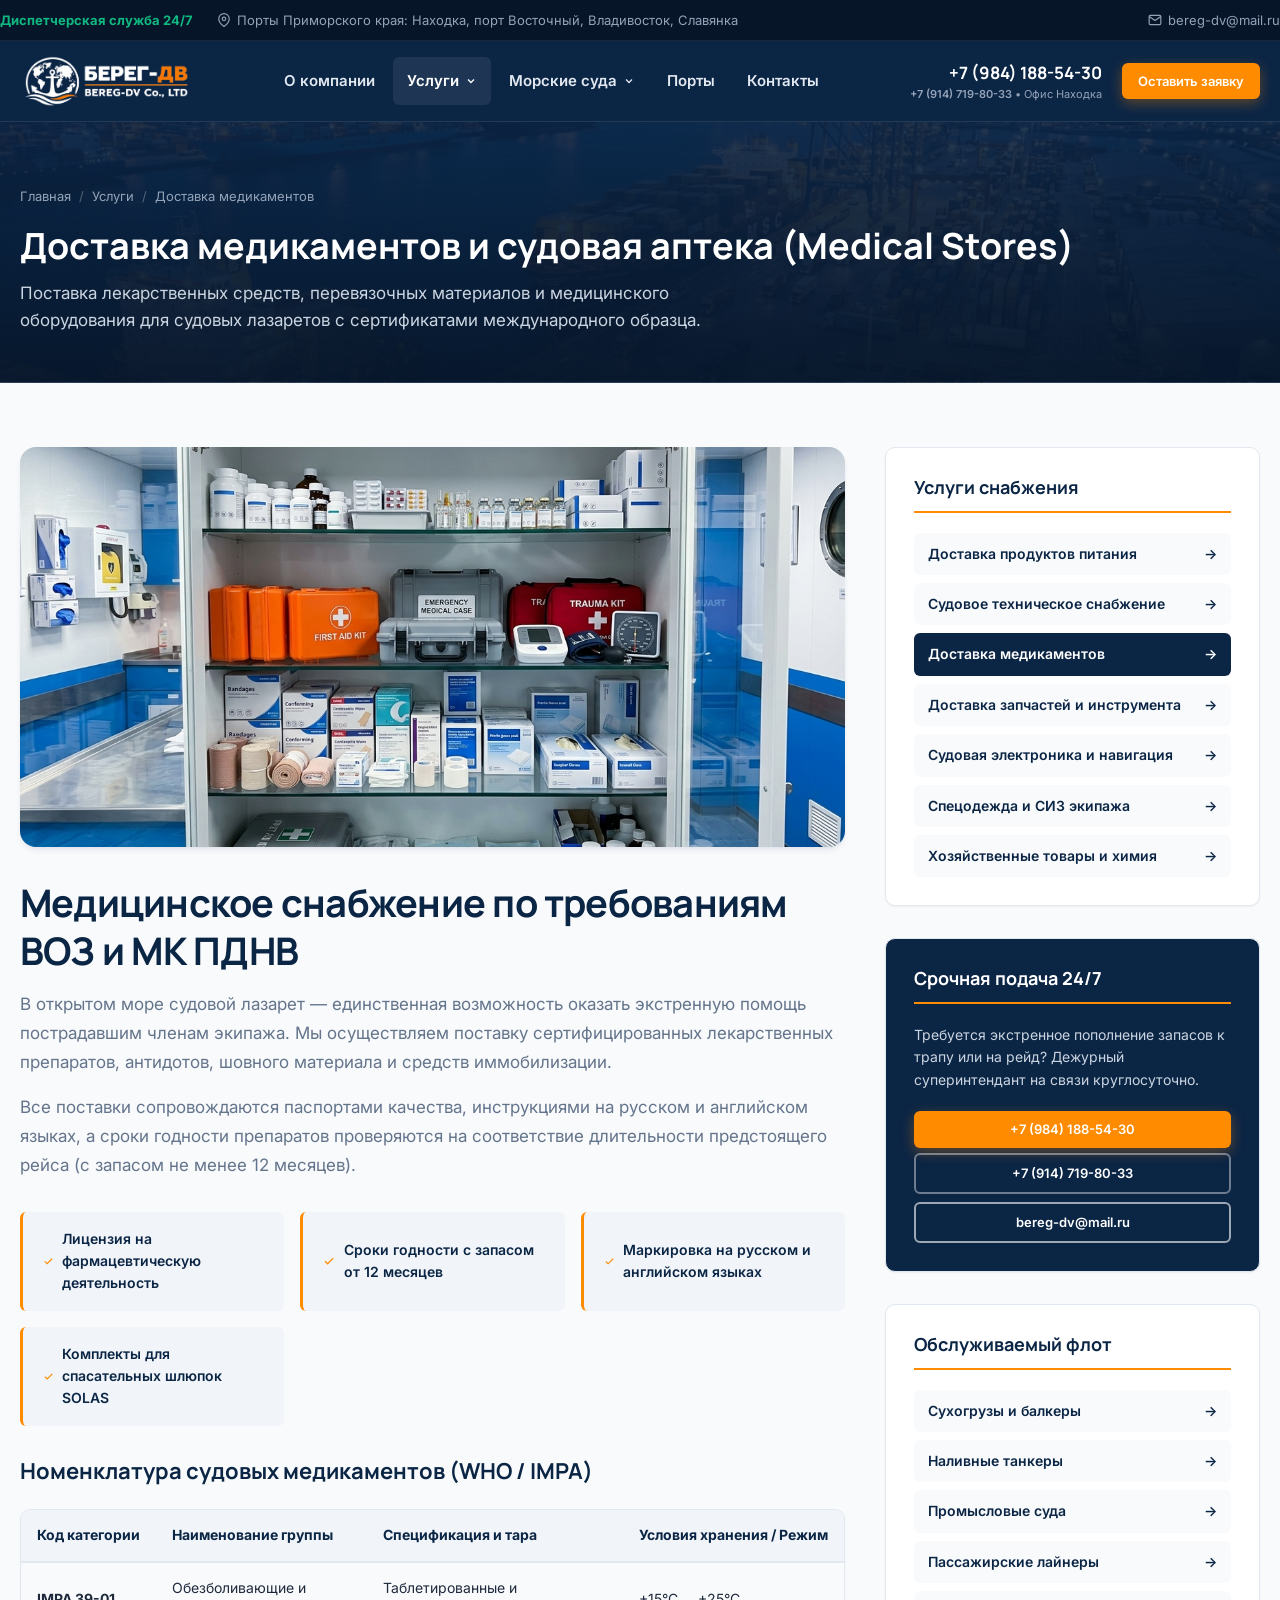
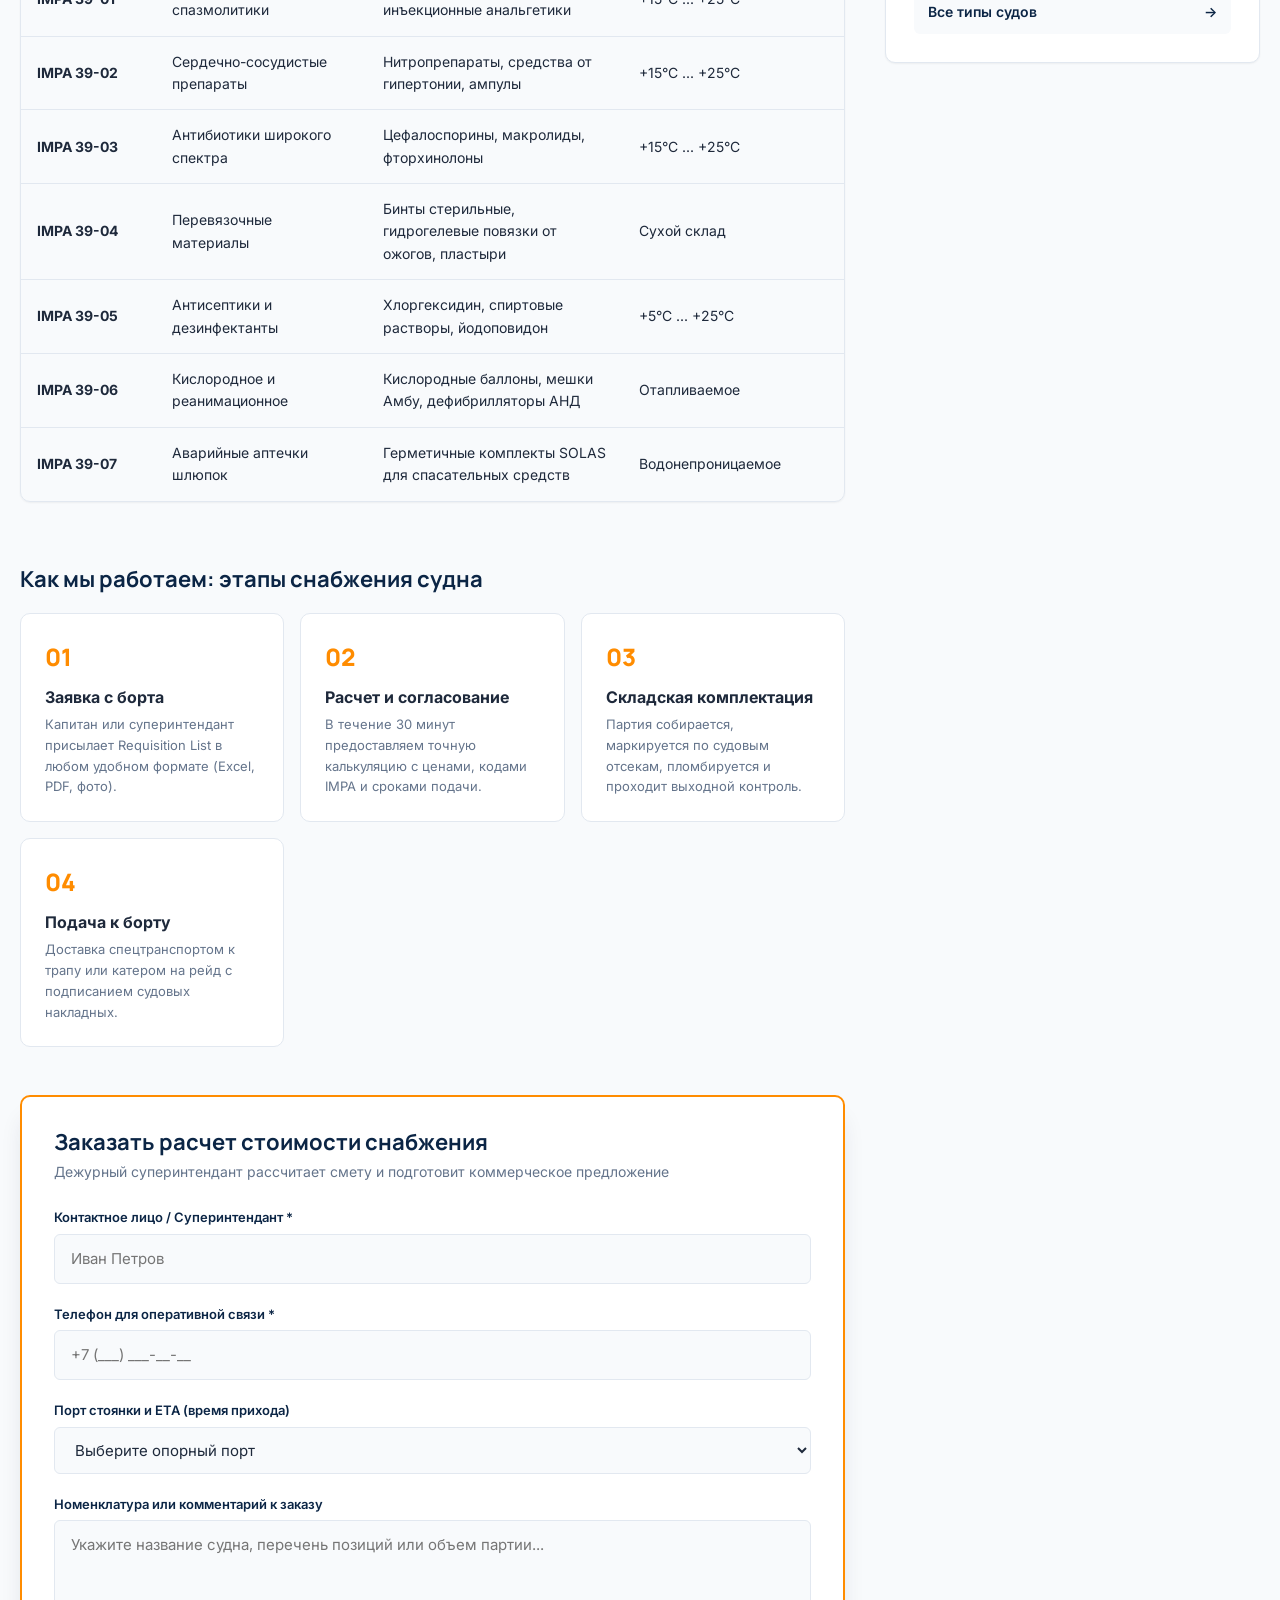
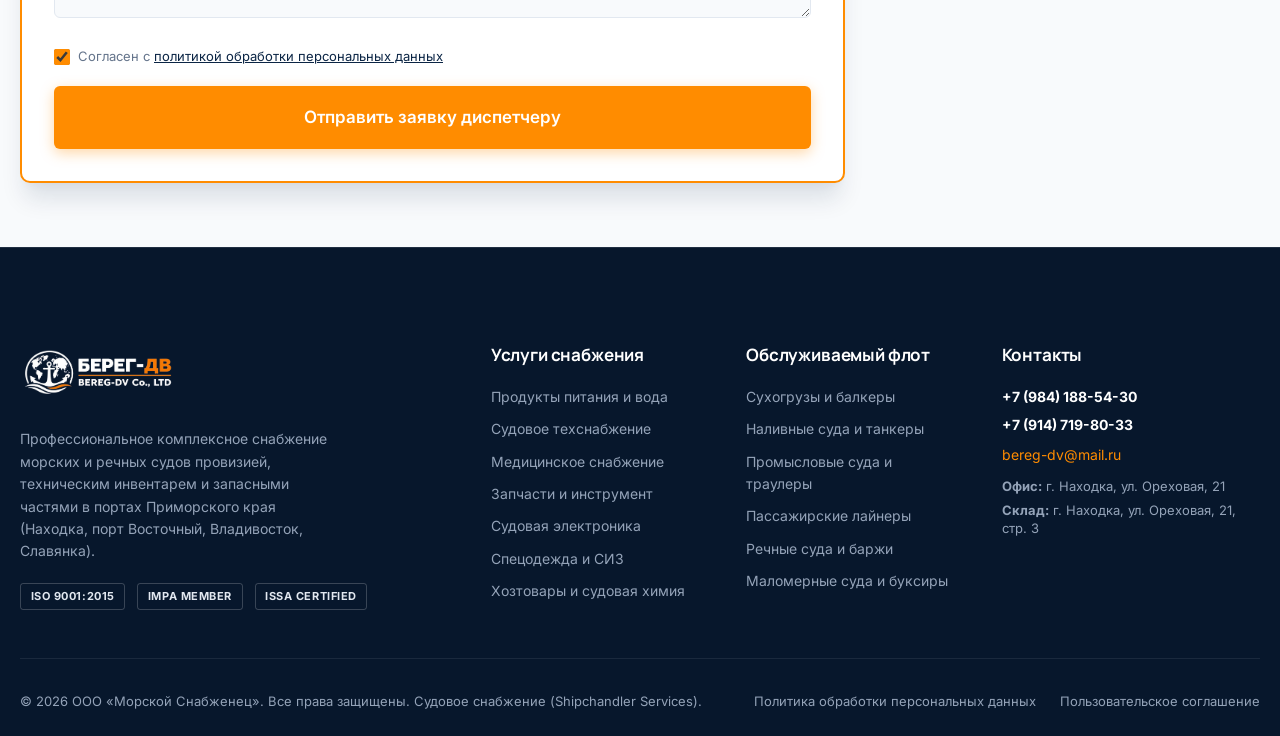
<file: service-medicine.html>
<!DOCTYPE html>
<html lang="ru">
<head>
  <meta charset="UTF-8">
  <meta name="viewport" content="width=device-width, initial-scale=1.0">
  <title>Доставка медикаментов и судовая аптека (Medical Stores) | Морской Снабженец</title>
  <meta name="description" content="Лицензированное медицинское снабжение морских судов. Комплектация судовых лазаретов и аптечек первой помощи по конвенциям МК ПДНВ, MLC 2006 и ВОЗ.">
  
  <link rel="icon" type="image/svg+xml" href="assets/img/favicon.svg">
  <link rel="preconnect" href="https://fonts.googleapis.com">
  <link rel="preconnect" href="https://fonts.gstatic.com" crossorigin>
  <link href="https://fonts.googleapis.com/css2?family=Inter:wght@400;500;600;700&family=Manrope:wght@600;700;800&display=swap" rel="stylesheet">
  <link rel="stylesheet" href="assets/css/style.css">
</head>
<body>

  <!-- ==================== TOPBAR ==================== -->
  <div class="topbar">
    <div class="container topbar__inner">
      <div class="topbar__contacts">
        <div class="topbar__item badge-247">
          <span>Диспетчерская служба 24/7</span>
        </div>
        <div class="topbar__item">
          <svg width="14" height="14" viewBox="0 0 24 24" fill="none" stroke="currentColor" stroke-width="2"><path d="M21 10c0 7-9 13-9 13s-9-6-9-13a9 9 0 0 1 18 0z"/><circle cx="12" cy="10" r="3"/></svg>
          <span>Порты Приморского края: Находка, порт Восточный, Владивосток, Славянка</span>
        </div>
      </div>
      <div class="topbar__meta">
        <div class="topbar__item">
          <svg width="14" height="14" viewBox="0 0 24 24" fill="none" stroke="currentColor" stroke-width="2"><path d="M4 4h16c1.1 0 2 .9 2 2v12c0 1.1-.9 2-2 2H4c-1.1 0-2-.9-2-2V6c0-1.1.9-2 2-2z"/><polyline points="22,6 12,13 2,6"/></svg>
          <a href="mailto:bereg-dv@mail.ru">bereg-dv@mail.ru</a>
        </div>
      </div>
    </div>
  </div>

  <!-- ==================== HEADER ==================== -->
  <header class="header">
    <div class="container header__inner">
      <a href="index.html" class="logo" aria-label="Главная страница">
        <img src="assets/img/logo.png" alt="Берег-ДВ — Морской снабженец" class="logo__img" width="134" height="48">
      </a>

      <nav class="nav" id="main-nav" aria-label="Главная навигация">
        <ul class="nav__list">
          <li class="nav__item">
            <a href="about.html" class="nav__link">О компании</a>
          </li>
          <li class="nav__item">
            <a href="index.html#services" class="nav__link nav__link--active">
              <span>Услуги</span>
              <svg width="12" height="12" viewBox="0 0 24 24" fill="none" stroke="currentColor" stroke-width="2.5"><polyline points="6 9 12 15 18 9"/></svg>
            </a>
            <ul class="nav__dropdown">
              <li class="nav__dropdown-item"><a href="service-provisions.html">Доставка продуктов питания</a></li>
              <li class="nav__dropdown-item"><a href="service-technical.html">Судовое техническое снабжение</a></li>
              <li class="nav__dropdown-item"><a href="service-medicine.html">Доставка медикаментов</a></li>
              <li class="nav__dropdown-item"><a href="service-spare-parts.html">Доставка запчастей и инструмента</a></li>
              <li class="nav__dropdown-item"><a href="service-electronics.html">Судовая электроника и навигация</a></li>
              <li class="nav__dropdown-item"><a href="service-workwear.html">Спецодежда и СИЗ экипажа</a></li>
              <li class="nav__dropdown-item"><a href="service-household.html">Хозяйственные товары и химия</a></li>
            </ul>
          </li>
          <li class="nav__item">
            <a href="vessels.html" class="nav__link">
              <span>Морские суда</span>
              <svg width="12" height="12" viewBox="0 0 24 24" fill="none" stroke="currentColor" stroke-width="2.5"><polyline points="6 9 12 15 18 9"/></svg>
            </a>
            <ul class="nav__dropdown">
              <li class="nav__dropdown-item"><a href="vessels.html#bulk">Сухогрузы и балкеры</a></li>
              <li class="nav__dropdown-item"><a href="vessels.html#tankers">Наливные суда и танкеры</a></li>
              <li class="nav__dropdown-item"><a href="vessels.html#trawlers">Промысловые суда и траулеры</a></li>
              <li class="nav__dropdown-item"><a href="vessels.html#passenger">Пассажирские лайнеры</a></li>
              <li class="nav__dropdown-item"><a href="vessels.html#river">Речные суда и баржи</a></li>
              <li class="nav__dropdown-item"><a href="vessels.html#tugs">Маломерные суда и буксиры</a></li>
            </ul>
          </li>
          <li class="nav__item">
            <a href="index.html#ports" class="nav__link">Порты</a>
          </li>
          <li class="nav__item">
            <a href="contacts.html" class="nav__link">Контакты</a>
          </li>
        </ul>
      </nav>

      <div class="header__actions">
        <div class="header__phone">
          <a href="tel:+79841885430" class="header__phone-link">+7 (984) 188-54-30</a>
          <span class="header__phone-label"><a href="tel:+79147198033" style="color:inherit; font-weight:600;">+7 (914) 719-80-33</a> &bull; Офис Находка</span>
        </div>
        <a href="index.html#order-form" class="btn btn--primary btn--sm">Оставить заявку</a>
        
        <button type="button" class="header__toggle" aria-label="Открыть меню" aria-expanded="false" aria-controls="main-nav">
          <span></span>
          <span></span>
          <span></span>
        </button>
      </div>
    </div>
  </header>

  <!-- ==================== PAGE HERO ==================== -->
  <section class="page-hero">
    <div class="container">
      <nav class="breadcrumbs" aria-label="Хлебные крошки">
        <a href="index.html">Главная</a>
        <span class="breadcrumbs__sep">/</span>
        <a href="index.html#services">Услуги</a>
        <span class="breadcrumbs__sep">/</span>
        <span>Доставка медикаментов</span>
      </nav>
      <h1 class="page-hero__title">Доставка медикаментов и судовая аптека (Medical Stores)</h1>
      <p class="page-hero__desc">
        Поставка лекарственных средств, перевязочных материалов и медицинского оборудования для судовых лазаретов с сертификатами международного образца.
      </p>
    </div>
  </section>

  <!-- ==================== SERVICE CONTENT LAYOUT ==================== -->
  <section class="section">
    <div class="container">
      <div class="content-sidebar-layout">
        
        <div class="main-content">
          
          <!-- Image Banner -->
          <div style="border-radius: var(--radius-lg); overflow: hidden; max-height: 400px; box-shadow: var(--shadow-md);">
            <img src="assets/img/categories/cat-medicine.jpg" alt="Доставка медикаментов и судовая аптека (Medical Stores)" style="width: 100%; height: 100%; object-fit: cover; display: block;" loading="lazy">
          </div>

          <div>
            <h2 class="section__title">Медицинское снабжение по требованиям ВОЗ и МК ПДНВ</h2>
            <p style="font-size: 1.0625rem; color: var(--color-text-muted); line-height: 1.7; margin-bottom: 1rem;">
              В открытом море судовой лазарет — единственная возможность оказать экстренную помощь пострадавшим членам экипажа. Мы осуществляем поставку сертифицированных лекарственных препаратов, антидотов, шовного материала и средств иммобилизации.
            </p>
            <p style="font-size: 1.0625rem; color: var(--color-text-muted); line-height: 1.7;">
              Все поставки сопровождаются паспортами качества, инструкциями на русском и английском языках, а сроки годности препаратов проверяются на соответствие длительности предстоящего рейса (с запасом не менее 12 месяцев).
            </p>
          </div>

          <!-- Feature Bullets -->
          <div style="display: grid; grid-template-columns: repeat(auto-fit, minmax(240px, 1fr)); gap: 1rem;">
            
            <div style="background: var(--color-bg-subtle); padding: 1rem 1.25rem; border-radius: var(--radius-sm); border-left: 3px solid var(--color-accent); display: flex; align-items: center; gap: 0.5rem;">
              <svg width="18" height="18" viewBox="0 0 24 24" fill="none" stroke="var(--color-accent)" stroke-width="2.5"><polyline points="20 6 9 17 4 12"/></svg>
              <span style="font-size: 0.875rem; font-weight: 600; color: var(--color-primary);">Лицензия на фармацевтическую деятельность</span>
            </div>
            <div style="background: var(--color-bg-subtle); padding: 1rem 1.25rem; border-radius: var(--radius-sm); border-left: 3px solid var(--color-accent); display: flex; align-items: center; gap: 0.5rem;">
              <svg width="18" height="18" viewBox="0 0 24 24" fill="none" stroke="var(--color-accent)" stroke-width="2.5"><polyline points="20 6 9 17 4 12"/></svg>
              <span style="font-size: 0.875rem; font-weight: 600; color: var(--color-primary);">Сроки годности с запасом от 12 месяцев</span>
            </div>
            <div style="background: var(--color-bg-subtle); padding: 1rem 1.25rem; border-radius: var(--radius-sm); border-left: 3px solid var(--color-accent); display: flex; align-items: center; gap: 0.5rem;">
              <svg width="18" height="18" viewBox="0 0 24 24" fill="none" stroke="var(--color-accent)" stroke-width="2.5"><polyline points="20 6 9 17 4 12"/></svg>
              <span style="font-size: 0.875rem; font-weight: 600; color: var(--color-primary);">Маркировка на русском и английском языках</span>
            </div>
            <div style="background: var(--color-bg-subtle); padding: 1rem 1.25rem; border-radius: var(--radius-sm); border-left: 3px solid var(--color-accent); display: flex; align-items: center; gap: 0.5rem;">
              <svg width="18" height="18" viewBox="0 0 24 24" fill="none" stroke="var(--color-accent)" stroke-width="2.5"><polyline points="20 6 9 17 4 12"/></svg>
              <span style="font-size: 0.875rem; font-weight: 600; color: var(--color-primary);">Комплекты для спасательных шлюпок SOLAS</span>
            </div>
          </div>

          <!-- Nomenclature Table -->
          <div>
            <h3 style="font-size: 1.375rem; margin-bottom: 0.75rem;">Номенклатура судовых медикаментов (WHO / IMPA)</h3>
            <div class="spec-table-wrap">
              <table class="spec-table">
                <thead>
                  <tr>
                    <th>Код категории</th>
                    <th>Наименование группы</th>
                    <th>Спецификация и тара</th>
                    <th>Условия хранения / Режим</th>
                  </tr>
                </thead>
                <tbody>
                  
                  <tr>
                    <td><strong>IMPA 39-01</strong></td>
                    <td>Обезболивающие и спазмолитики</td>
                    <td>Таблетированные и инъекционные анальгетики</td>
                    <td>+15°C ... +25°C</td>
                  </tr>
                  <tr>
                    <td><strong>IMPA 39-02</strong></td>
                    <td>Сердечно-сосудистые препараты</td>
                    <td>Нитропрепараты, средства от гипертонии, ампулы</td>
                    <td>+15°C ... +25°C</td>
                  </tr>
                  <tr>
                    <td><strong>IMPA 39-03</strong></td>
                    <td>Антибиотики широкого спектра</td>
                    <td>Цефалоспорины, макролиды, фторхинолоны</td>
                    <td>+15°C ... +25°C</td>
                  </tr>
                  <tr>
                    <td><strong>IMPA 39-04</strong></td>
                    <td>Перевязочные материалы</td>
                    <td>Бинты стерильные, гидрогелевые повязки от ожогов, пластыри</td>
                    <td>Сухой склад</td>
                  </tr>
                  <tr>
                    <td><strong>IMPA 39-05</strong></td>
                    <td>Антисептики и дезинфектанты</td>
                    <td>Хлоргексидин, спиртовые растворы, йодоповидон</td>
                    <td>+5°C ... +25°C</td>
                  </tr>
                  <tr>
                    <td><strong>IMPA 39-06</strong></td>
                    <td>Кислородное и реанимационное</td>
                    <td>Кислородные баллоны, мешки Амбу, дефибрилляторы АНД</td>
                    <td>Отапливаемое</td>
                  </tr>
                  <tr>
                    <td><strong>IMPA 39-07</strong></td>
                    <td>Аварийные аптечки шлюпок</td>
                    <td>Герметичные комплекты SOLAS для спасательных средств</td>
                    <td>Водонепроницаемое</td>
                  </tr>
                </tbody>
              </table>
            </div>
          </div>

          <!-- Order Process Steps -->
          <div>
            <h3 style="font-size: 1.375rem; margin-bottom: 1.25rem;">Как мы работаем: этапы снабжения судна</h3>
            <div style="display: grid; grid-template-columns: repeat(auto-fit, minmax(220px, 1fr)); gap: 1rem;">
              <div style="background: #FFFFFF; border: 1px solid var(--color-border); padding: 1.5rem; border-radius: var(--radius-md);">
                <div style="font-family: var(--font-heading); font-size: 1.5rem; font-weight: 800; color: var(--color-accent); margin-bottom: 0.5rem;">01</div>
                <div style="font-weight: 700; margin-bottom: 0.25rem;">Заявка с борта</div>
                <div style="font-size: 0.8125rem; color: var(--color-text-muted);">Капитан или суперинтендант присылает Requisition List в любом удобном формате (Excel, PDF, фото).</div>
              </div>
              <div style="background: #FFFFFF; border: 1px solid var(--color-border); padding: 1.5rem; border-radius: var(--radius-md);">
                <div style="font-family: var(--font-heading); font-size: 1.5rem; font-weight: 800; color: var(--color-accent); margin-bottom: 0.5rem;">02</div>
                <div style="font-weight: 700; margin-bottom: 0.25rem;">Расчет и согласование</div>
                <div style="font-size: 0.8125rem; color: var(--color-text-muted);">В течение 30 минут предоставляем точную калькуляцию с ценами, кодами IMPA и сроками подачи.</div>
              </div>
              <div style="background: #FFFFFF; border: 1px solid var(--color-border); padding: 1.5rem; border-radius: var(--radius-md);">
                <div style="font-family: var(--font-heading); font-size: 1.5rem; font-weight: 800; color: var(--color-accent); margin-bottom: 0.5rem;">03</div>
                <div style="font-weight: 700; margin-bottom: 0.25rem;">Складская комплектация</div>
                <div style="font-size: 0.8125rem; color: var(--color-text-muted);">Партия собирается, маркируется по судовым отсекам, пломбируется и проходит выходной контроль.</div>
              </div>
              <div style="background: #FFFFFF; border: 1px solid var(--color-border); padding: 1.5rem; border-radius: var(--radius-md);">
                <div style="font-family: var(--font-heading); font-size: 1.5rem; font-weight: 800; color: var(--color-accent); margin-bottom: 0.5rem;">04</div>
                <div style="font-weight: 700; margin-bottom: 0.25rem;">Подача к борту</div>
                <div style="font-size: 0.8125rem; color: var(--color-text-muted);">Доставка спецтранспортом к трапу или катером на рейд с подписанием судовых накладных.</div>
              </div>
            </div>
          </div>

          <!-- Quick Request Form Box -->
          <div class="form-box" id="service-order" style="border: 2px solid var(--color-accent); margin-top: 1rem;">
            <div class="form-box__header">
              <h3 class="form-box__title">Заказать расчет стоимости снабжения</h3>
              <p class="form-box__subtitle">Дежурный суперинтендант рассчитает смету и подготовит коммерческое предложение</p>
            </div>

            <form action="#" method="POST" class="order-form" novalidate>
              <div class="form-group">
                <label class="form-label" for="srv-name">Контактное лицо / Суперинтендант *</label>
                <input type="text" id="srv-name" name="name" class="form-control" placeholder="Иван Петров" required>
                <span class="form-error-msg">Укажите ваше имя</span>
              </div>

              <div class="form-group">
                <label class="form-label" for="srv-phone">Телефон для оперативной связи *</label>
                <input type="tel" id="srv-phone" name="phone" class="form-control" placeholder="+7 (___) ___-__-__" required>
                <span class="form-error-msg">Укажите контактный номер</span>
              </div>

              <div class="form-group">
                <label class="form-label" for="srv-port">Порт стоянки и ETA (время прихода)</label>
                <select id="srv-port" name="port" class="form-control">
                  <option value="">Выберите опорный порт</option>
                  <option value="novorossiysk">Новороссийск</option>
                  <option value="spb">Санкт-Петербург</option>
                  <option value="vladivostok">Владивосток</option>
                  <option value="murmansk">Мурманск</option>
                  <option value="kaliningrad">Калининград</option>
                  <option value="ust-luga">Усть-Луга</option>
                  <option value="nakhodka">Находка</option>
                  <option value="taman">Тамань</option>
                  <option value="other">Другой порт РФ</option>
                </select>
              </div>

              <div class="form-group">
                <label class="form-label" for="srv-comment">Номенклатура или комментарий к заказу</label>
                <textarea id="srv-comment" name="comment" rows="3" class="form-control" placeholder="Укажите название судна, перечень позиций или объем партии..."></textarea>
              </div>

              <div class="form-checkbox">
                <input type="checkbox" id="srv-consent" name="consent" required checked>
                <label for="srv-consent">
                  Согласен с <a href="#">политикой обработки персональных данных</a>
                </label>
              </div>

              <button type="submit" class="btn btn--primary btn--full btn--lg">
                <span>Отправить заявку диспетчеру</span>
              </button>

              <div class="form-status" role="alert"></div>
            </form>
          </div>

        </div>

        <!-- Sidebar -->
        <aside class="sidebar">
          
          <!-- Category Navigation -->
          <div class="sidebar-widget">
            <h4 class="sidebar-widget__title">Услуги снабжения</h4>
            <div class="sidebar-menu">
              <a href="service-provisions.html"><span>Доставка продуктов питания</span> <span>&rarr;</span></a>
              <a href="service-technical.html"><span>Судовое техническое снабжение</span> <span>&rarr;</span></a>
              <a href="service-medicine.html" class="active"><span>Доставка медикаментов</span> <span>&rarr;</span></a>
              <a href="service-spare-parts.html"><span>Доставка запчастей и инструмента</span> <span>&rarr;</span></a>
              <a href="service-electronics.html"><span>Судовая электроника и навигация</span> <span>&rarr;</span></a>
              <a href="service-workwear.html"><span>Спецодежда и СИЗ экипажа</span> <span>&rarr;</span></a>
              <a href="service-household.html"><span>Хозяйственные товары и химия</span> <span>&rarr;</span></a>
            </div>
          </div>

          <!-- 24/7 Dispatch Card -->
          <div class="sidebar-widget" style="background: var(--color-bg-navy); color: #FFFFFF;">
            <h4 class="sidebar-widget__title" style="color: #FFFFFF; border-color: var(--color-accent);">Срочная подача 24/7</h4>
            <p style="font-size: 0.875rem; color: #CBD5E1; margin-bottom: 1.25rem;">
              Требуется экстренное пополнение запасов к трапу или на рейд? Дежурный суперинтендант на связи круглосуточно.
            </p>
            <a href="tel:+79841885430" class="btn btn--primary btn--full btn--sm" style="margin-bottom: 0.35rem;">+7 (984) 188-54-30</a>
            <a href="tel:+79147198033" class="btn btn--outline btn--full btn--sm" style="margin-bottom: 0.5rem; color:#FFFFFF; border-color:rgba(255,255,255,0.4);">+7 (914) 719-80-33</a>
            <a href="mailto:bereg-dv@mail.ru" class="btn btn--outline btn--full btn--sm">bereg-dv@mail.ru</a>
          </div>

          <!-- Vessel Link -->
          <div class="sidebar-widget">
            <h4 class="sidebar-widget__title">Обслуживаемый флот</h4>
            <div class="sidebar-menu">
              <a href="vessels.html#bulk"><span>Сухогрузы и балкеры</span> <span>→</span></a>
              <a href="vessels.html#tankers"><span>Наливные танкеры</span> <span>→</span></a>
              <a href="vessels.html#trawlers"><span>Промысловые суда</span> <span>→</span></a>
              <a href="vessels.html#passenger"><span>Пассажирские лайнеры</span> <span>→</span></a>
              <a href="vessels.html"><span>Все типы судов</span> <span>→</span></a>
            </div>
          </div>

        </aside>

      </div>
    </div>
  </section>

  <!-- ==================== FOOTER ==================== -->
  <footer class="footer">
    <div class="container">
      <div class="footer-grid">
        <div class="footer-col">
          <a href="index.html" class="logo">
            <img src="assets/img/logo.png" alt="Берег-ДВ — Морской снабженец" class="logo__img" width="134" height="48">
          </a>
          <p class="footer-brand__desc">
            Профессиональное комплексное снабжение морских и речных судов провизией, техническим инвентарем и запасными частями в портах Приморского края (Находка, порт Восточный, Владивосток, Славянка).
          </p>
          <div class="footer-certs">
            <span class="cert-pill">ISO 9001:2015</span>
            <span class="cert-pill">IMPA MEMBER</span>
            <span class="cert-pill">ISSA CERTIFIED</span>
          </div>
        </div>

        <div class="footer-col">
          <h4 class="footer-col__title">Услуги снабжения</h4>
          <ul class="footer-menu">
            <li><a href="service-provisions.html">Продукты питания и вода</a></li>
            <li><a href="service-technical.html">Судовое техснабжение</a></li>
            <li><a href="service-medicine.html">Медицинское снабжение</a></li>
            <li><a href="service-spare-parts.html">Запчасти и инструмент</a></li>
            <li><a href="service-electronics.html">Судовая электроника</a></li>
            <li><a href="service-workwear.html">Спецодежда и СИЗ</a></li>
            <li><a href="service-household.html">Хозтовары и судовая химия</a></li>
          </ul>
        </div>

        <div class="footer-col">
          <h4 class="footer-col__title">Обслуживаемый флот</h4>
          <ul class="footer-menu">
            <li><a href="vessels.html#bulk">Сухогрузы и балкеры</a></li>
            <li><a href="vessels.html#tankers">Наливные суда и танкеры</a></li>
            <li><a href="vessels.html#trawlers">Промысловые суда и траулеры</a></li>
            <li><a href="vessels.html#passenger">Пассажирские лайнеры</a></li>
            <li><a href="vessels.html#river">Речные суда и баржи</a></li>
            <li><a href="vessels.html#tugs">Маломерные суда и буксиры</a></li>
          </ul>
        </div>

        <div class="footer-col">
          <h4 class="footer-col__title">Контакты</h4>
          <p style="margin-bottom: 0.35rem; color: #FFFFFF; font-weight: 700;">
            <a href="tel:+79841885430" style="color: #FFFFFF;">+7 (984) 188-54-30</a>
          </p>
          <p style="margin-bottom: 0.5rem; color: #FFFFFF; font-weight: 700;">
            <a href="tel:+79147198033" style="color: #FFFFFF;">+7 (914) 719-80-33</a>
          </p>
          <p style="margin-bottom: 0.65rem;">
            <a href="mailto:bereg-dv@mail.ru" style="color: var(--color-accent);">bereg-dv@mail.ru</a>
          </p>
          <p style="font-size: 0.8125rem; line-height: 1.4; color: #94A3B8; margin-bottom: 0.35rem;">
            <strong>Офис:</strong> г. Находка, ул. Ореховая, 21
          </p>
          <p style="font-size: 0.8125rem; line-height: 1.4; color: #94A3B8;">
            <strong>Склад:</strong> г. Находка, ул. Ореховая, 21, стр. 3
          </p>
        </div>
      </div>

      <div class="footer-bottom">
        <div>© 2026 ООО «Морской Снабженец». Все права защищены. Судовое снабжение (Shipchandler Services).</div>
        <div class="footer-bottom__links">
          <a href="#">Политика обработки персональных данных</a>
          <a href="#">Пользовательское соглашение</a>
        </div>
      </div>
    </div>
  </footer>

  <script src="assets/js/main.js"></script>
</body>
</html>
</file>
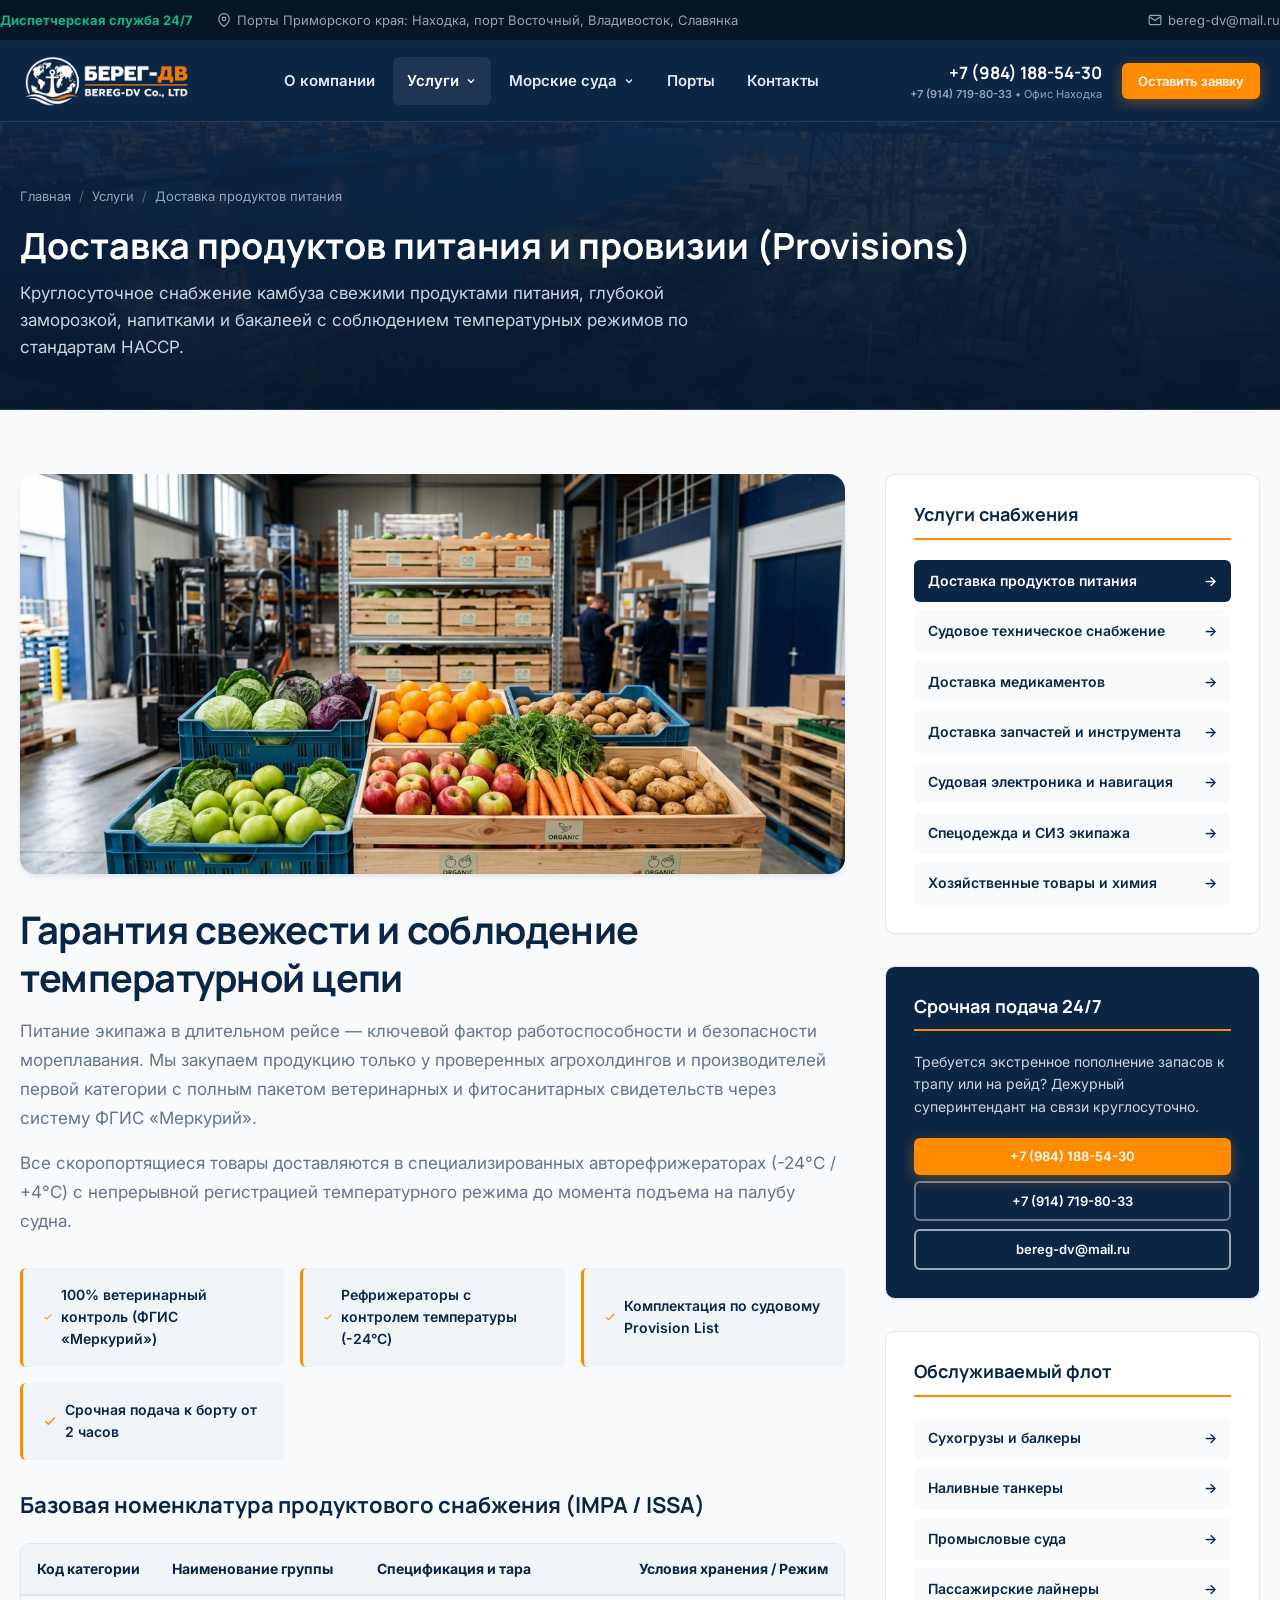
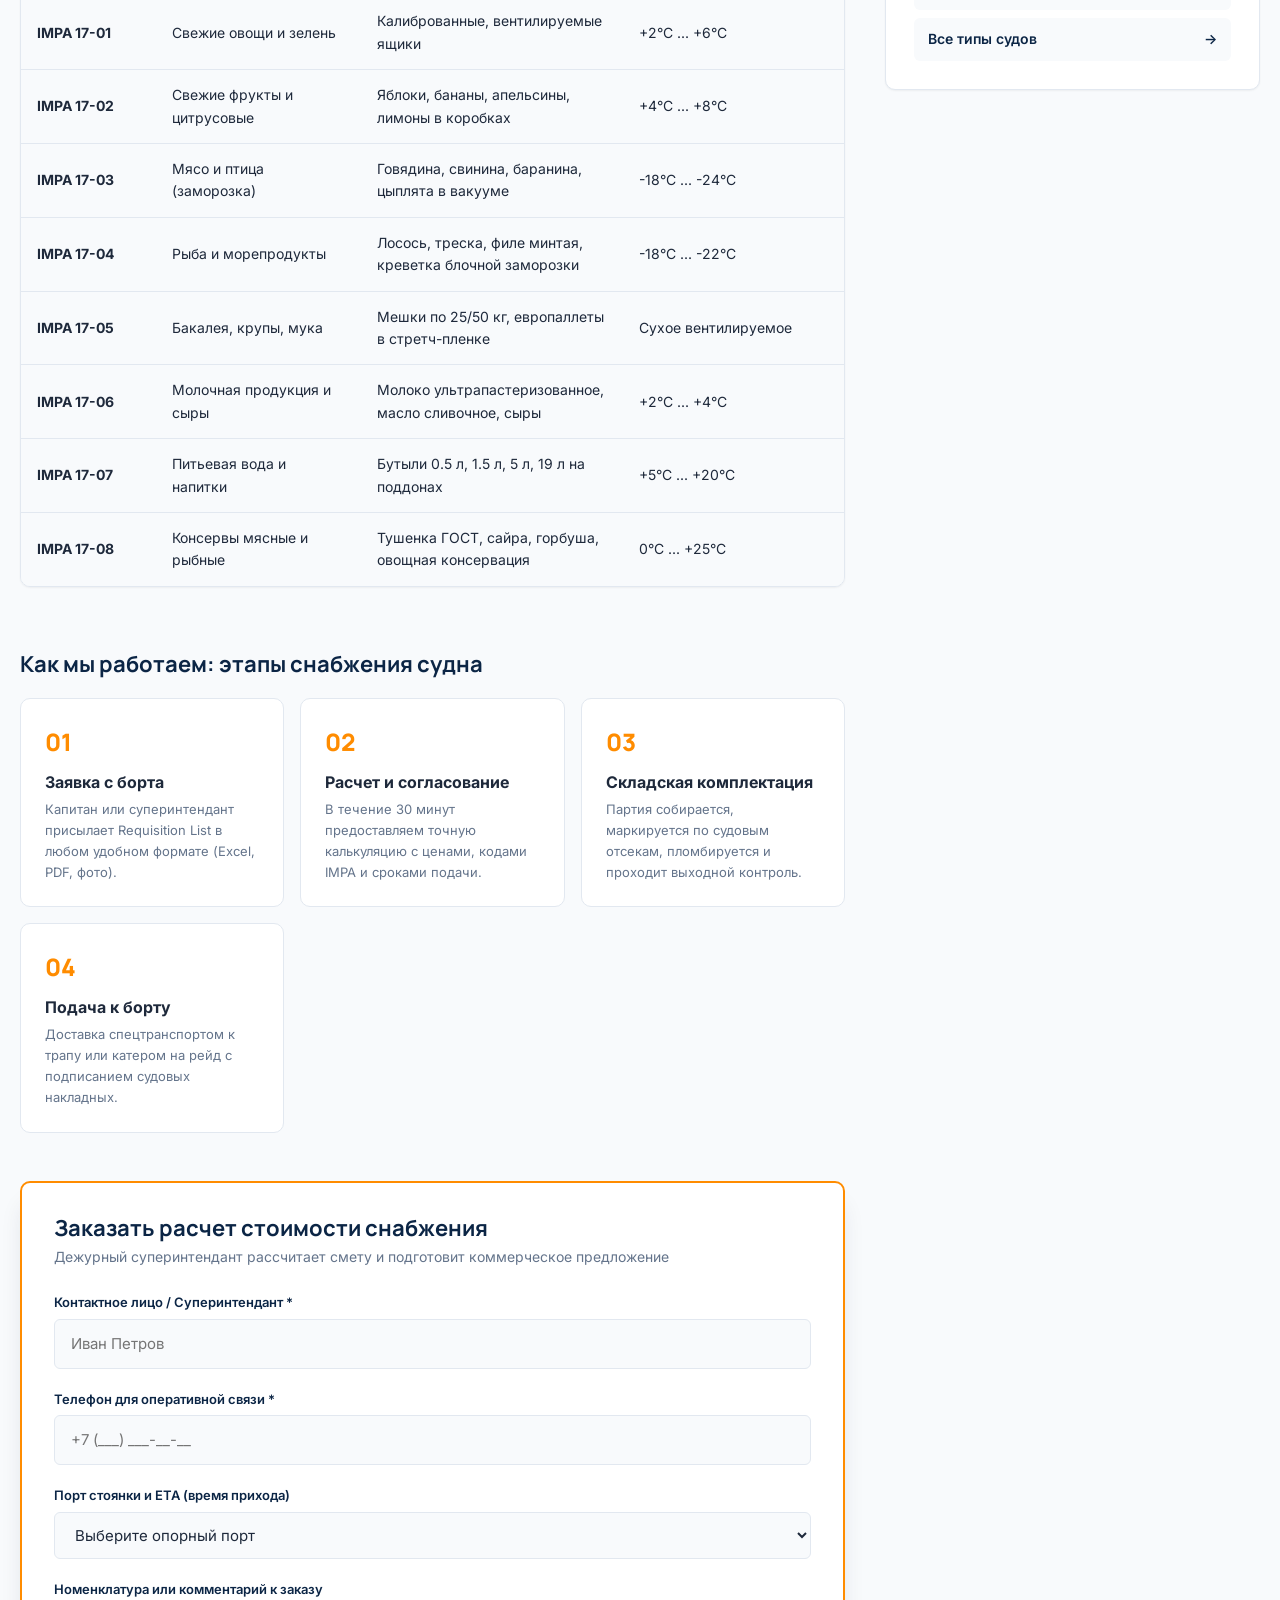
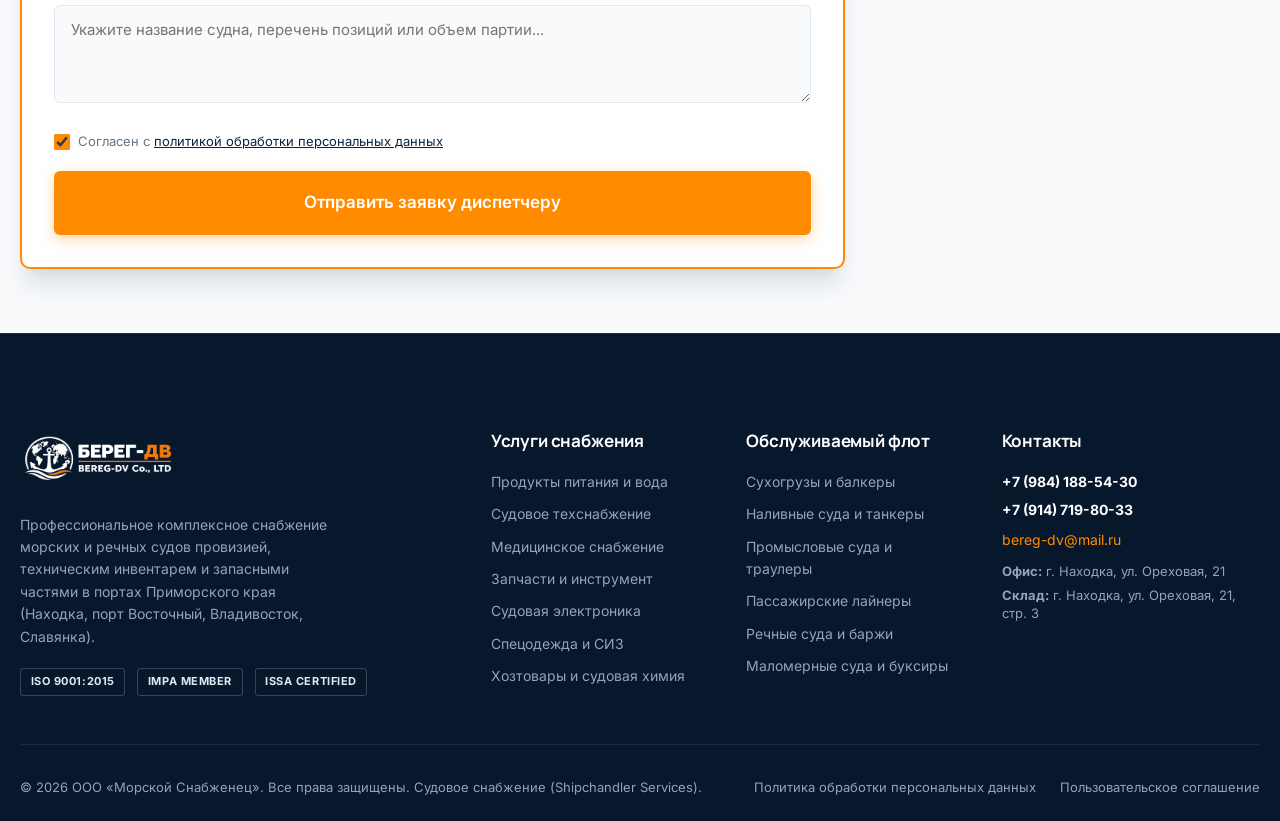
<file: service-provisions.html>
<!DOCTYPE html>
<html lang="ru">
<head>
  <meta charset="UTF-8">
  <meta name="viewport" content="width=device-width, initial-scale=1.0">
  <title>Доставка продуктов питания и провизии (Provisions) | Морской Снабженец</title>
  <meta name="description" content="Поставка свежих продуктов, мяса, рыбы, молочной продукции, бакалеи и бутилированной воды на морские и речные суда в портах Приморского края (Находка, порт Восточный, Владивосток, Славянка). HACCP, ISO 9001.">
  
  <link rel="icon" type="image/svg+xml" href="assets/img/favicon.svg">
  <link rel="preconnect" href="https://fonts.googleapis.com">
  <link rel="preconnect" href="https://fonts.gstatic.com" crossorigin>
  <link href="https://fonts.googleapis.com/css2?family=Inter:wght@400;500;600;700&family=Manrope:wght@600;700;800&display=swap" rel="stylesheet">
  <link rel="stylesheet" href="assets/css/style.css">
</head>
<body>

  <!-- ==================== TOPBAR ==================== -->
  <div class="topbar">
    <div class="container topbar__inner">
      <div class="topbar__contacts">
        <div class="topbar__item badge-247">
          <span>Диспетчерская служба 24/7</span>
        </div>
        <div class="topbar__item">
          <svg width="14" height="14" viewBox="0 0 24 24" fill="none" stroke="currentColor" stroke-width="2"><path d="M21 10c0 7-9 13-9 13s-9-6-9-13a9 9 0 0 1 18 0z"/><circle cx="12" cy="10" r="3"/></svg>
          <span>Порты Приморского края: Находка, порт Восточный, Владивосток, Славянка</span>
        </div>
      </div>
      <div class="topbar__meta">
        <div class="topbar__item">
          <svg width="14" height="14" viewBox="0 0 24 24" fill="none" stroke="currentColor" stroke-width="2"><path d="M4 4h16c1.1 0 2 .9 2 2v12c0 1.1-.9 2-2 2H4c-1.1 0-2-.9-2-2V6c0-1.1.9-2 2-2z"/><polyline points="22,6 12,13 2,6"/></svg>
          <a href="mailto:bereg-dv@mail.ru">bereg-dv@mail.ru</a>
        </div>
      </div>
    </div>
  </div>

  <!-- ==================== HEADER ==================== -->
  <header class="header">
    <div class="container header__inner">
      <a href="index.html" class="logo" aria-label="Главная страница">
        <img src="assets/img/logo.png" alt="Берег-ДВ — Морской снабженец" class="logo__img" width="134" height="48">
      </a>

      <nav class="nav" id="main-nav" aria-label="Главная навигация">
        <ul class="nav__list">
          <li class="nav__item">
            <a href="about.html" class="nav__link">О компании</a>
          </li>
          <li class="nav__item">
            <a href="index.html#services" class="nav__link nav__link--active">
              <span>Услуги</span>
              <svg width="12" height="12" viewBox="0 0 24 24" fill="none" stroke="currentColor" stroke-width="2.5"><polyline points="6 9 12 15 18 9"/></svg>
            </a>
            <ul class="nav__dropdown">
              <li class="nav__dropdown-item"><a href="service-provisions.html">Доставка продуктов питания</a></li>
              <li class="nav__dropdown-item"><a href="service-technical.html">Судовое техническое снабжение</a></li>
              <li class="nav__dropdown-item"><a href="service-medicine.html">Доставка медикаментов</a></li>
              <li class="nav__dropdown-item"><a href="service-spare-parts.html">Доставка запчастей и инструмента</a></li>
              <li class="nav__dropdown-item"><a href="service-electronics.html">Судовая электроника и навигация</a></li>
              <li class="nav__dropdown-item"><a href="service-workwear.html">Спецодежда и СИЗ экипажа</a></li>
              <li class="nav__dropdown-item"><a href="service-household.html">Хозяйственные товары и химия</a></li>
            </ul>
          </li>
          <li class="nav__item">
            <a href="vessels.html" class="nav__link">
              <span>Морские суда</span>
              <svg width="12" height="12" viewBox="0 0 24 24" fill="none" stroke="currentColor" stroke-width="2.5"><polyline points="6 9 12 15 18 9"/></svg>
            </a>
            <ul class="nav__dropdown">
              <li class="nav__dropdown-item"><a href="vessels.html#bulk">Сухогрузы и балкеры</a></li>
              <li class="nav__dropdown-item"><a href="vessels.html#tankers">Наливные суда и танкеры</a></li>
              <li class="nav__dropdown-item"><a href="vessels.html#trawlers">Промысловые суда и траулеры</a></li>
              <li class="nav__dropdown-item"><a href="vessels.html#passenger">Пассажирские лайнеры</a></li>
              <li class="nav__dropdown-item"><a href="vessels.html#river">Речные суда и баржи</a></li>
              <li class="nav__dropdown-item"><a href="vessels.html#tugs">Маломерные суда и буксиры</a></li>
            </ul>
          </li>
          <li class="nav__item">
            <a href="index.html#ports" class="nav__link">Порты</a>
          </li>
          <li class="nav__item">
            <a href="contacts.html" class="nav__link">Контакты</a>
          </li>
        </ul>
      </nav>

      <div class="header__actions">
        <div class="header__phone">
          <a href="tel:+79841885430" class="header__phone-link">+7 (984) 188-54-30</a>
          <span class="header__phone-label"><a href="tel:+79147198033" style="color:inherit; font-weight:600;">+7 (914) 719-80-33</a> &bull; Офис Находка</span>
        </div>
        <a href="index.html#order-form" class="btn btn--primary btn--sm">Оставить заявку</a>
        
        <button type="button" class="header__toggle" aria-label="Открыть меню" aria-expanded="false" aria-controls="main-nav">
          <span></span>
          <span></span>
          <span></span>
        </button>
      </div>
    </div>
  </header>

  <!-- ==================== PAGE HERO ==================== -->
  <section class="page-hero">
    <div class="container">
      <nav class="breadcrumbs" aria-label="Хлебные крошки">
        <a href="index.html">Главная</a>
        <span class="breadcrumbs__sep">/</span>
        <a href="index.html#services">Услуги</a>
        <span class="breadcrumbs__sep">/</span>
        <span>Доставка продуктов питания</span>
      </nav>
      <h1 class="page-hero__title">Доставка продуктов питания и провизии (Provisions)</h1>
      <p class="page-hero__desc">
        Круглосуточное снабжение камбуза свежими продуктами питания, глубокой заморозкой, напитками и бакалеей с соблюдением температурных режимов по стандартам HACCP.
      </p>
    </div>
  </section>

  <!-- ==================== SERVICE CONTENT LAYOUT ==================== -->
  <section class="section">
    <div class="container">
      <div class="content-sidebar-layout">
        
        <div class="main-content">
          
          <!-- Image Banner -->
          <div style="border-radius: var(--radius-lg); overflow: hidden; max-height: 400px; box-shadow: var(--shadow-md);">
            <img src="assets/img/categories/cat-vegetables.jpg" alt="Доставка продуктов питания и провизии (Provisions)" style="width: 100%; height: 100%; object-fit: cover; display: block;" loading="lazy">
          </div>

          <div>
            <h2 class="section__title">Гарантия свежести и соблюдение температурной цепи</h2>
            <p style="font-size: 1.0625rem; color: var(--color-text-muted); line-height: 1.7; margin-bottom: 1rem;">
              Питание экипажа в длительном рейсе — ключевой фактор работоспособности и безопасности мореплавания. Мы закупаем продукцию только у проверенных агрохолдингов и производителей первой категории с полным пакетом ветеринарных и фитосанитарных свидетельств через систему ФГИС «Меркурий».
            </p>
            <p style="font-size: 1.0625rem; color: var(--color-text-muted); line-height: 1.7;">
              Все скоропортящиеся товары доставляются в специализированных авторефрижераторах (-24°C / +4°C) с непрерывной регистрацией температурного режима до момента подъема на палубу судна.
            </p>
          </div>

          <!-- Feature Bullets -->
          <div style="display: grid; grid-template-columns: repeat(auto-fit, minmax(240px, 1fr)); gap: 1rem;">
            
            <div style="background: var(--color-bg-subtle); padding: 1rem 1.25rem; border-radius: var(--radius-sm); border-left: 3px solid var(--color-accent); display: flex; align-items: center; gap: 0.5rem;">
              <svg width="18" height="18" viewBox="0 0 24 24" fill="none" stroke="var(--color-accent)" stroke-width="2.5"><polyline points="20 6 9 17 4 12"/></svg>
              <span style="font-size: 0.875rem; font-weight: 600; color: var(--color-primary);">100% ветеринарный контроль (ФГИС «Меркурий»)</span>
            </div>
            <div style="background: var(--color-bg-subtle); padding: 1rem 1.25rem; border-radius: var(--radius-sm); border-left: 3px solid var(--color-accent); display: flex; align-items: center; gap: 0.5rem;">
              <svg width="18" height="18" viewBox="0 0 24 24" fill="none" stroke="var(--color-accent)" stroke-width="2.5"><polyline points="20 6 9 17 4 12"/></svg>
              <span style="font-size: 0.875rem; font-weight: 600; color: var(--color-primary);">Рефрижераторы с контролем температуры (-24°C)</span>
            </div>
            <div style="background: var(--color-bg-subtle); padding: 1rem 1.25rem; border-radius: var(--radius-sm); border-left: 3px solid var(--color-accent); display: flex; align-items: center; gap: 0.5rem;">
              <svg width="18" height="18" viewBox="0 0 24 24" fill="none" stroke="var(--color-accent)" stroke-width="2.5"><polyline points="20 6 9 17 4 12"/></svg>
              <span style="font-size: 0.875rem; font-weight: 600; color: var(--color-primary);">Комплектация по судовому Provision List</span>
            </div>
            <div style="background: var(--color-bg-subtle); padding: 1rem 1.25rem; border-radius: var(--radius-sm); border-left: 3px solid var(--color-accent); display: flex; align-items: center; gap: 0.5rem;">
              <svg width="18" height="18" viewBox="0 0 24 24" fill="none" stroke="var(--color-accent)" stroke-width="2.5"><polyline points="20 6 9 17 4 12"/></svg>
              <span style="font-size: 0.875rem; font-weight: 600; color: var(--color-primary);">Срочная подача к борту от 2 часов</span>
            </div>
          </div>

          <!-- Nomenclature Table -->
          <div>
            <h3 style="font-size: 1.375rem; margin-bottom: 0.75rem;">Базовая номенклатура продуктового снабжения (IMPA / ISSA)</h3>
            <div class="spec-table-wrap">
              <table class="spec-table">
                <thead>
                  <tr>
                    <th>Код категории</th>
                    <th>Наименование группы</th>
                    <th>Спецификация и тара</th>
                    <th>Условия хранения / Режим</th>
                  </tr>
                </thead>
                <tbody>
                  
                  <tr>
                    <td><strong>IMPA 17-01</strong></td>
                    <td>Свежие овощи и зелень</td>
                    <td>Калиброванные, вентилируемые ящики</td>
                    <td>+2°C ... +6°C</td>
                  </tr>
                  <tr>
                    <td><strong>IMPA 17-02</strong></td>
                    <td>Свежие фрукты и цитрусовые</td>
                    <td>Яблоки, бананы, апельсины, лимоны в коробках</td>
                    <td>+4°C ... +8°C</td>
                  </tr>
                  <tr>
                    <td><strong>IMPA 17-03</strong></td>
                    <td>Мясо и птица (заморозка)</td>
                    <td>Говядина, свинина, баранина, цыплята в вакууме</td>
                    <td>-18°C ... -24°C</td>
                  </tr>
                  <tr>
                    <td><strong>IMPA 17-04</strong></td>
                    <td>Рыба и морепродукты</td>
                    <td>Лосось, треска, филе минтая, креветка блочной заморозки</td>
                    <td>-18°C ... -22°C</td>
                  </tr>
                  <tr>
                    <td><strong>IMPA 17-05</strong></td>
                    <td>Бакалея, крупы, мука</td>
                    <td>Мешки по 25/50 кг, европаллеты в стретч-пленке</td>
                    <td>Сухое вентилируемое</td>
                  </tr>
                  <tr>
                    <td><strong>IMPA 17-06</strong></td>
                    <td>Молочная продукция и сыры</td>
                    <td>Молоко ультрапастеризованное, масло сливочное, сыры</td>
                    <td>+2°C ... +4°C</td>
                  </tr>
                  <tr>
                    <td><strong>IMPA 17-07</strong></td>
                    <td>Питьевая вода и напитки</td>
                    <td>Бутыли 0.5 л, 1.5 л, 5 л, 19 л на поддонах</td>
                    <td>+5°C ... +20°C</td>
                  </tr>
                  <tr>
                    <td><strong>IMPA 17-08</strong></td>
                    <td>Консервы мясные и рыбные</td>
                    <td>Тушенка ГОСТ, сайра, горбуша, овощная консервация</td>
                    <td>0°C ... +25°C</td>
                  </tr>
                </tbody>
              </table>
            </div>
          </div>

          <!-- Order Process Steps -->
          <div>
            <h3 style="font-size: 1.375rem; margin-bottom: 1.25rem;">Как мы работаем: этапы снабжения судна</h3>
            <div style="display: grid; grid-template-columns: repeat(auto-fit, minmax(220px, 1fr)); gap: 1rem;">
              <div style="background: #FFFFFF; border: 1px solid var(--color-border); padding: 1.5rem; border-radius: var(--radius-md);">
                <div style="font-family: var(--font-heading); font-size: 1.5rem; font-weight: 800; color: var(--color-accent); margin-bottom: 0.5rem;">01</div>
                <div style="font-weight: 700; margin-bottom: 0.25rem;">Заявка с борта</div>
                <div style="font-size: 0.8125rem; color: var(--color-text-muted);">Капитан или суперинтендант присылает Requisition List в любом удобном формате (Excel, PDF, фото).</div>
              </div>
              <div style="background: #FFFFFF; border: 1px solid var(--color-border); padding: 1.5rem; border-radius: var(--radius-md);">
                <div style="font-family: var(--font-heading); font-size: 1.5rem; font-weight: 800; color: var(--color-accent); margin-bottom: 0.5rem;">02</div>
                <div style="font-weight: 700; margin-bottom: 0.25rem;">Расчет и согласование</div>
                <div style="font-size: 0.8125rem; color: var(--color-text-muted);">В течение 30 минут предоставляем точную калькуляцию с ценами, кодами IMPA и сроками подачи.</div>
              </div>
              <div style="background: #FFFFFF; border: 1px solid var(--color-border); padding: 1.5rem; border-radius: var(--radius-md);">
                <div style="font-family: var(--font-heading); font-size: 1.5rem; font-weight: 800; color: var(--color-accent); margin-bottom: 0.5rem;">03</div>
                <div style="font-weight: 700; margin-bottom: 0.25rem;">Складская комплектация</div>
                <div style="font-size: 0.8125rem; color: var(--color-text-muted);">Партия собирается, маркируется по судовым отсекам, пломбируется и проходит выходной контроль.</div>
              </div>
              <div style="background: #FFFFFF; border: 1px solid var(--color-border); padding: 1.5rem; border-radius: var(--radius-md);">
                <div style="font-family: var(--font-heading); font-size: 1.5rem; font-weight: 800; color: var(--color-accent); margin-bottom: 0.5rem;">04</div>
                <div style="font-weight: 700; margin-bottom: 0.25rem;">Подача к борту</div>
                <div style="font-size: 0.8125rem; color: var(--color-text-muted);">Доставка спецтранспортом к трапу или катером на рейд с подписанием судовых накладных.</div>
              </div>
            </div>
          </div>

          <!-- Quick Request Form Box -->
          <div class="form-box" id="service-order" style="border: 2px solid var(--color-accent); margin-top: 1rem;">
            <div class="form-box__header">
              <h3 class="form-box__title">Заказать расчет стоимости снабжения</h3>
              <p class="form-box__subtitle">Дежурный суперинтендант рассчитает смету и подготовит коммерческое предложение</p>
            </div>

            <form action="#" method="POST" class="order-form" novalidate>
              <div class="form-group">
                <label class="form-label" for="srv-name">Контактное лицо / Суперинтендант *</label>
                <input type="text" id="srv-name" name="name" class="form-control" placeholder="Иван Петров" required>
                <span class="form-error-msg">Укажите ваше имя</span>
              </div>

              <div class="form-group">
                <label class="form-label" for="srv-phone">Телефон для оперативной связи *</label>
                <input type="tel" id="srv-phone" name="phone" class="form-control" placeholder="+7 (___) ___-__-__" required>
                <span class="form-error-msg">Укажите контактный номер</span>
              </div>

              <div class="form-group">
                <label class="form-label" for="srv-port">Порт стоянки и ETA (время прихода)</label>
                <select id="srv-port" name="port" class="form-control">
                  <option value="">Выберите опорный порт</option>
                  <option value="novorossiysk">Новороссийск</option>
                  <option value="spb">Санкт-Петербург</option>
                  <option value="vladivostok">Владивосток</option>
                  <option value="murmansk">Мурманск</option>
                  <option value="kaliningrad">Калининград</option>
                  <option value="ust-luga">Усть-Луга</option>
                  <option value="nakhodka">Находка</option>
                  <option value="taman">Тамань</option>
                  <option value="other">Другой порт РФ</option>
                </select>
              </div>

              <div class="form-group">
                <label class="form-label" for="srv-comment">Номенклатура или комментарий к заказу</label>
                <textarea id="srv-comment" name="comment" rows="3" class="form-control" placeholder="Укажите название судна, перечень позиций или объем партии..."></textarea>
              </div>

              <div class="form-checkbox">
                <input type="checkbox" id="srv-consent" name="consent" required checked>
                <label for="srv-consent">
                  Согласен с <a href="#">политикой обработки персональных данных</a>
                </label>
              </div>

              <button type="submit" class="btn btn--primary btn--full btn--lg">
                <span>Отправить заявку диспетчеру</span>
              </button>

              <div class="form-status" role="alert"></div>
            </form>
          </div>

        </div>

        <!-- Sidebar -->
        <aside class="sidebar">
          
          <!-- Category Navigation -->
          <div class="sidebar-widget">
            <h4 class="sidebar-widget__title">Услуги снабжения</h4>
            <div class="sidebar-menu">
              <a href="service-provisions.html" class="active"><span>Доставка продуктов питания</span> <span>&rarr;</span></a>
              <a href="service-technical.html"><span>Судовое техническое снабжение</span> <span>&rarr;</span></a>
              <a href="service-medicine.html"><span>Доставка медикаментов</span> <span>&rarr;</span></a>
              <a href="service-spare-parts.html"><span>Доставка запчастей и инструмента</span> <span>&rarr;</span></a>
              <a href="service-electronics.html"><span>Судовая электроника и навигация</span> <span>&rarr;</span></a>
              <a href="service-workwear.html"><span>Спецодежда и СИЗ экипажа</span> <span>&rarr;</span></a>
              <a href="service-household.html"><span>Хозяйственные товары и химия</span> <span>&rarr;</span></a>
            </div>
          </div>

          <!-- 24/7 Dispatch Card -->
          <div class="sidebar-widget" style="background: var(--color-bg-navy); color: #FFFFFF;">
            <h4 class="sidebar-widget__title" style="color: #FFFFFF; border-color: var(--color-accent);">Срочная подача 24/7</h4>
            <p style="font-size: 0.875rem; color: #CBD5E1; margin-bottom: 1.25rem;">
              Требуется экстренное пополнение запасов к трапу или на рейд? Дежурный суперинтендант на связи круглосуточно.
            </p>
            <a href="tel:+79841885430" class="btn btn--primary btn--full btn--sm" style="margin-bottom: 0.35rem;">+7 (984) 188-54-30</a>
            <a href="tel:+79147198033" class="btn btn--outline btn--full btn--sm" style="margin-bottom: 0.5rem; color:#FFFFFF; border-color:rgba(255,255,255,0.4);">+7 (914) 719-80-33</a>
            <a href="mailto:bereg-dv@mail.ru" class="btn btn--outline btn--full btn--sm">bereg-dv@mail.ru</a>
          </div>

          <!-- Vessel Link -->
          <div class="sidebar-widget">
            <h4 class="sidebar-widget__title">Обслуживаемый флот</h4>
            <div class="sidebar-menu">
              <a href="vessels.html#bulk"><span>Сухогрузы и балкеры</span> <span>→</span></a>
              <a href="vessels.html#tankers"><span>Наливные танкеры</span> <span>→</span></a>
              <a href="vessels.html#trawlers"><span>Промысловые суда</span> <span>→</span></a>
              <a href="vessels.html#passenger"><span>Пассажирские лайнеры</span> <span>→</span></a>
              <a href="vessels.html"><span>Все типы судов</span> <span>→</span></a>
            </div>
          </div>

        </aside>

      </div>
    </div>
  </section>

  <!-- ==================== FOOTER ==================== -->
  <footer class="footer">
    <div class="container">
      <div class="footer-grid">
        <div class="footer-col">
          <a href="index.html" class="logo">
            <img src="assets/img/logo.png" alt="Берег-ДВ — Морской снабженец" class="logo__img" width="134" height="48">
          </a>
          <p class="footer-brand__desc">
            Профессиональное комплексное снабжение морских и речных судов провизией, техническим инвентарем и запасными частями в портах Приморского края (Находка, порт Восточный, Владивосток, Славянка).
          </p>
          <div class="footer-certs">
            <span class="cert-pill">ISO 9001:2015</span>
            <span class="cert-pill">IMPA MEMBER</span>
            <span class="cert-pill">ISSA CERTIFIED</span>
          </div>
        </div>

        <div class="footer-col">
          <h4 class="footer-col__title">Услуги снабжения</h4>
          <ul class="footer-menu">
            <li><a href="service-provisions.html">Продукты питания и вода</a></li>
            <li><a href="service-technical.html">Судовое техснабжение</a></li>
            <li><a href="service-medicine.html">Медицинское снабжение</a></li>
            <li><a href="service-spare-parts.html">Запчасти и инструмент</a></li>
            <li><a href="service-electronics.html">Судовая электроника</a></li>
            <li><a href="service-workwear.html">Спецодежда и СИЗ</a></li>
            <li><a href="service-household.html">Хозтовары и судовая химия</a></li>
          </ul>
        </div>

        <div class="footer-col">
          <h4 class="footer-col__title">Обслуживаемый флот</h4>
          <ul class="footer-menu">
            <li><a href="vessels.html#bulk">Сухогрузы и балкеры</a></li>
            <li><a href="vessels.html#tankers">Наливные суда и танкеры</a></li>
            <li><a href="vessels.html#trawlers">Промысловые суда и траулеры</a></li>
            <li><a href="vessels.html#passenger">Пассажирские лайнеры</a></li>
            <li><a href="vessels.html#river">Речные суда и баржи</a></li>
            <li><a href="vessels.html#tugs">Маломерные суда и буксиры</a></li>
          </ul>
        </div>

        <div class="footer-col">
          <h4 class="footer-col__title">Контакты</h4>
          <p style="margin-bottom: 0.35rem; color: #FFFFFF; font-weight: 700;">
            <a href="tel:+79841885430" style="color: #FFFFFF;">+7 (984) 188-54-30</a>
          </p>
          <p style="margin-bottom: 0.5rem; color: #FFFFFF; font-weight: 700;">
            <a href="tel:+79147198033" style="color: #FFFFFF;">+7 (914) 719-80-33</a>
          </p>
          <p style="margin-bottom: 0.65rem;">
            <a href="mailto:bereg-dv@mail.ru" style="color: var(--color-accent);">bereg-dv@mail.ru</a>
          </p>
          <p style="font-size: 0.8125rem; line-height: 1.4; color: #94A3B8; margin-bottom: 0.35rem;">
            <strong>Офис:</strong> г. Находка, ул. Ореховая, 21
          </p>
          <p style="font-size: 0.8125rem; line-height: 1.4; color: #94A3B8;">
            <strong>Склад:</strong> г. Находка, ул. Ореховая, 21, стр. 3
          </p>
        </div>
      </div>

      <div class="footer-bottom">
        <div>© 2026 ООО «Морской Снабженец». Все права защищены. Судовое снабжение (Shipchandler Services).</div>
        <div class="footer-bottom__links">
          <a href="#">Политика обработки персональных данных</a>
          <a href="#">Пользовательское соглашение</a>
        </div>
      </div>
    </div>
  </footer>

  <script src="assets/js/main.js"></script>
</body>
</html>
</file>
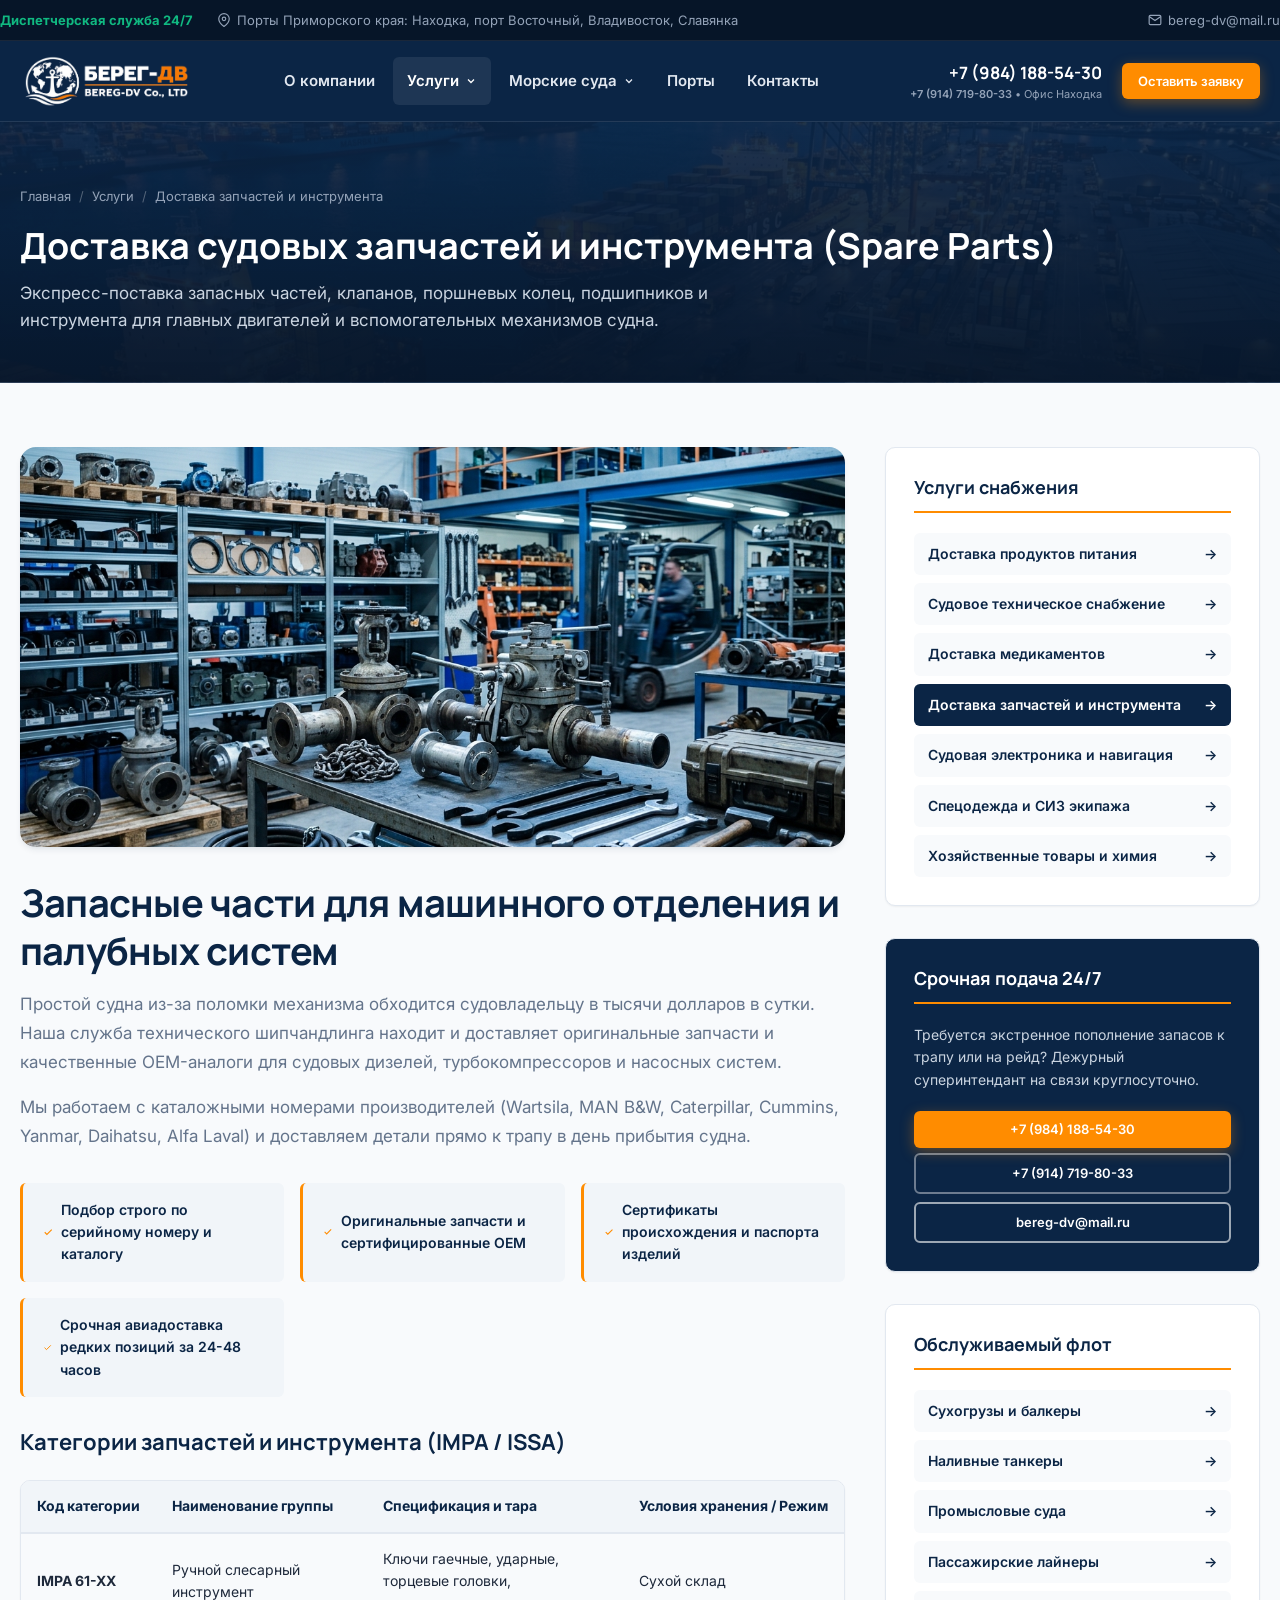
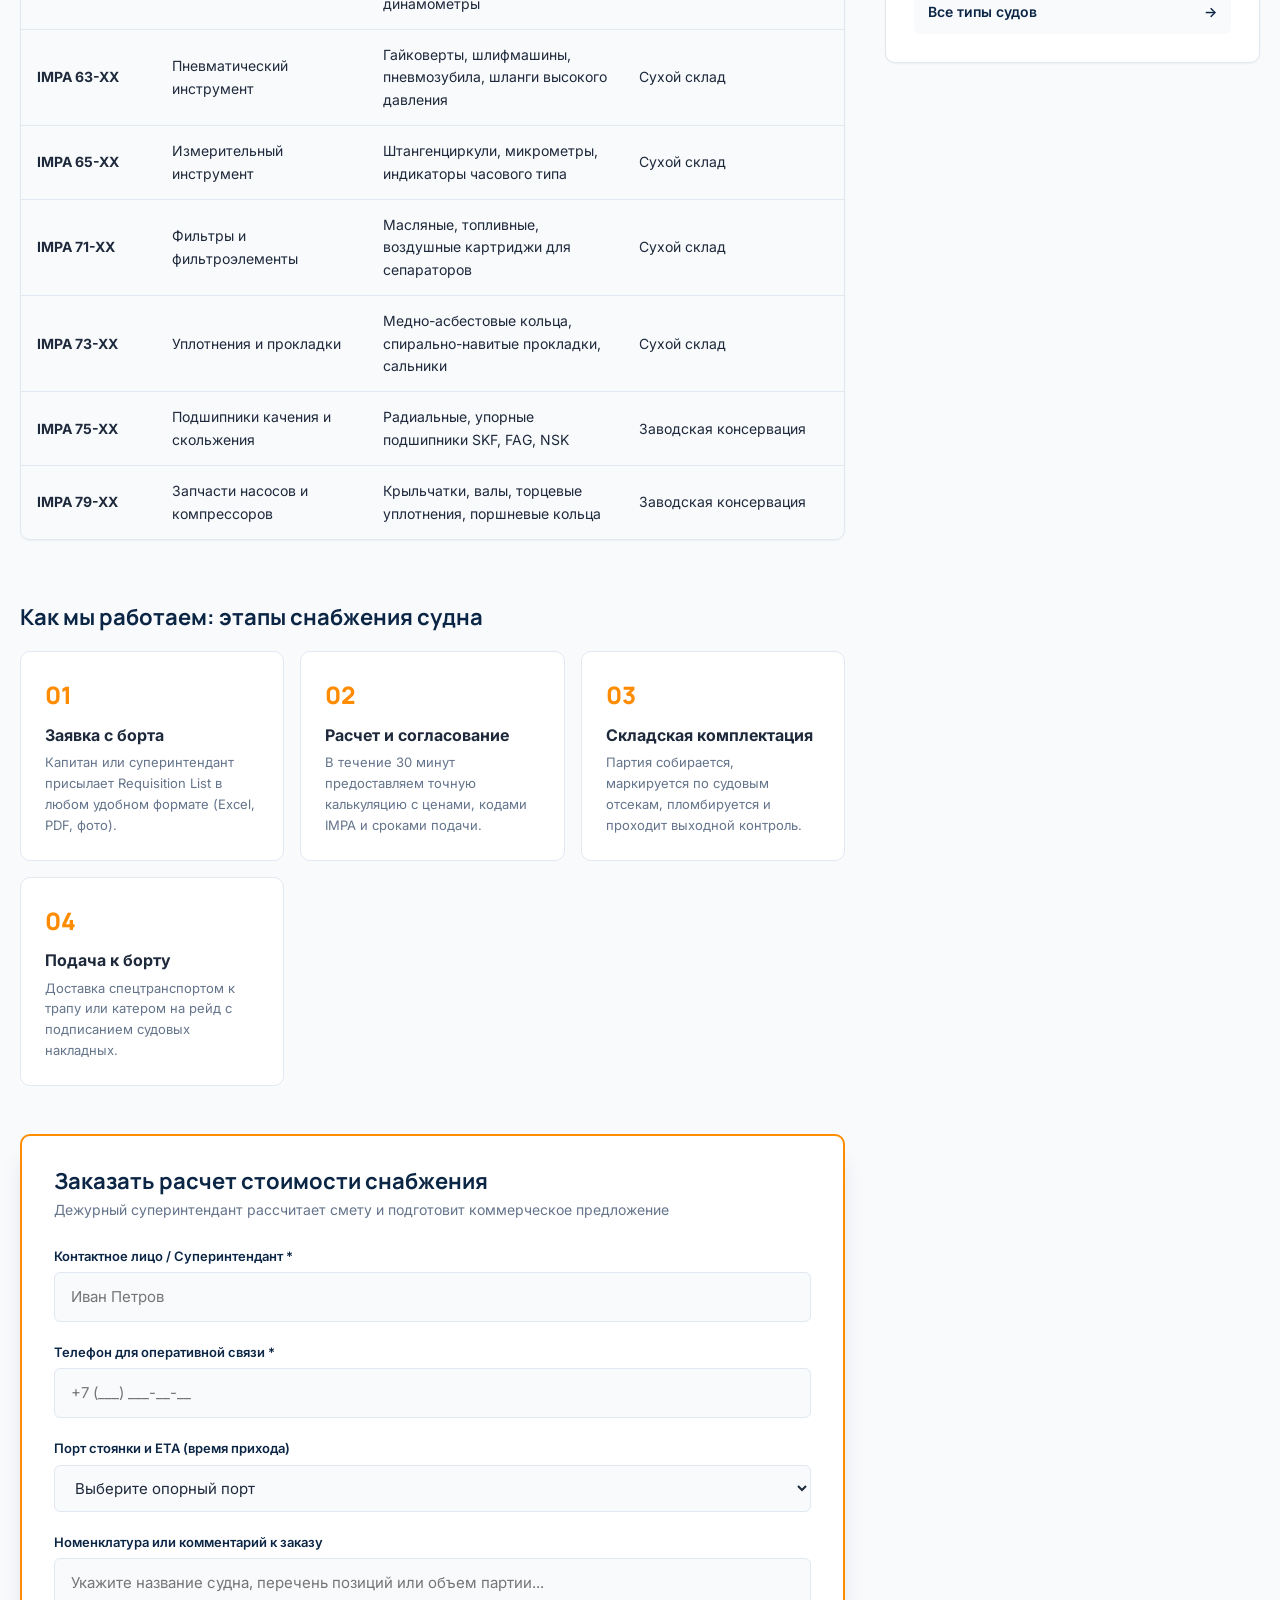
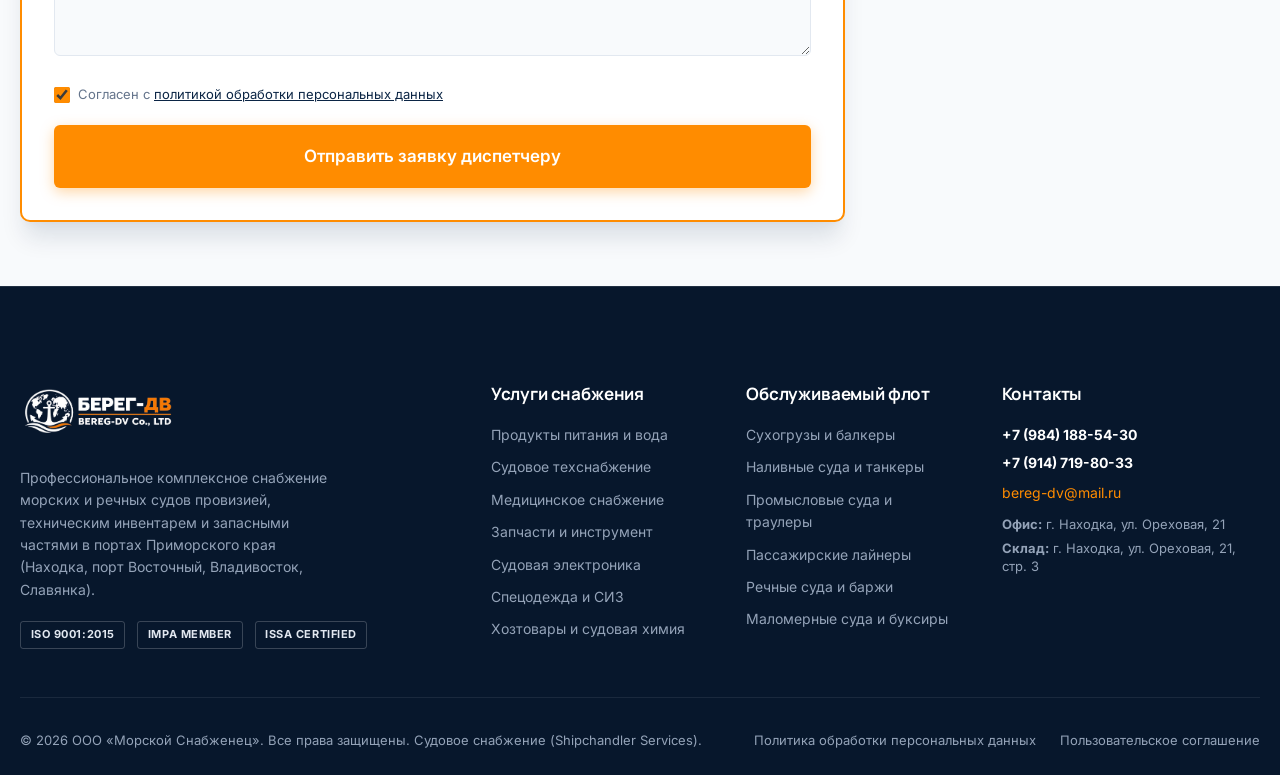
<file: service-spare-parts.html>
<!DOCTYPE html>
<html lang="ru">
<head>
  <meta charset="UTF-8">
  <meta name="viewport" content="width=device-width, initial-scale=1.0">
  <title>Доставка судовых запчастей и инструмента (Spare Parts) | Морской Снабженец</title>
  <meta name="description" content="Поставка запчастей для главных и вспомогательных дизелей (MAN, Wartsila, CAT), насосов, компрессоров, сепараторов и механического инструмента.">
  
  <link rel="icon" type="image/svg+xml" href="assets/img/favicon.svg">
  <link rel="preconnect" href="https://fonts.googleapis.com">
  <link rel="preconnect" href="https://fonts.gstatic.com" crossorigin>
  <link href="https://fonts.googleapis.com/css2?family=Inter:wght@400;500;600;700&family=Manrope:wght@600;700;800&display=swap" rel="stylesheet">
  <link rel="stylesheet" href="assets/css/style.css">
</head>
<body>

  <!-- ==================== TOPBAR ==================== -->
  <div class="topbar">
    <div class="container topbar__inner">
      <div class="topbar__contacts">
        <div class="topbar__item badge-247">
          <span>Диспетчерская служба 24/7</span>
        </div>
        <div class="topbar__item">
          <svg width="14" height="14" viewBox="0 0 24 24" fill="none" stroke="currentColor" stroke-width="2"><path d="M21 10c0 7-9 13-9 13s-9-6-9-13a9 9 0 0 1 18 0z"/><circle cx="12" cy="10" r="3"/></svg>
          <span>Порты Приморского края: Находка, порт Восточный, Владивосток, Славянка</span>
        </div>
      </div>
      <div class="topbar__meta">
        <div class="topbar__item">
          <svg width="14" height="14" viewBox="0 0 24 24" fill="none" stroke="currentColor" stroke-width="2"><path d="M4 4h16c1.1 0 2 .9 2 2v12c0 1.1-.9 2-2 2H4c-1.1 0-2-.9-2-2V6c0-1.1.9-2 2-2z"/><polyline points="22,6 12,13 2,6"/></svg>
          <a href="mailto:bereg-dv@mail.ru">bereg-dv@mail.ru</a>
        </div>
      </div>
    </div>
  </div>

  <!-- ==================== HEADER ==================== -->
  <header class="header">
    <div class="container header__inner">
      <a href="index.html" class="logo" aria-label="Главная страница">
        <img src="assets/img/logo.png" alt="Берег-ДВ — Морской снабженец" class="logo__img" width="134" height="48">
      </a>

      <nav class="nav" id="main-nav" aria-label="Главная навигация">
        <ul class="nav__list">
          <li class="nav__item">
            <a href="about.html" class="nav__link">О компании</a>
          </li>
          <li class="nav__item">
            <a href="index.html#services" class="nav__link nav__link--active">
              <span>Услуги</span>
              <svg width="12" height="12" viewBox="0 0 24 24" fill="none" stroke="currentColor" stroke-width="2.5"><polyline points="6 9 12 15 18 9"/></svg>
            </a>
            <ul class="nav__dropdown">
              <li class="nav__dropdown-item"><a href="service-provisions.html">Доставка продуктов питания</a></li>
              <li class="nav__dropdown-item"><a href="service-technical.html">Судовое техническое снабжение</a></li>
              <li class="nav__dropdown-item"><a href="service-medicine.html">Доставка медикаментов</a></li>
              <li class="nav__dropdown-item"><a href="service-spare-parts.html">Доставка запчастей и инструмента</a></li>
              <li class="nav__dropdown-item"><a href="service-electronics.html">Судовая электроника и навигация</a></li>
              <li class="nav__dropdown-item"><a href="service-workwear.html">Спецодежда и СИЗ экипажа</a></li>
              <li class="nav__dropdown-item"><a href="service-household.html">Хозяйственные товары и химия</a></li>
            </ul>
          </li>
          <li class="nav__item">
            <a href="vessels.html" class="nav__link">
              <span>Морские суда</span>
              <svg width="12" height="12" viewBox="0 0 24 24" fill="none" stroke="currentColor" stroke-width="2.5"><polyline points="6 9 12 15 18 9"/></svg>
            </a>
            <ul class="nav__dropdown">
              <li class="nav__dropdown-item"><a href="vessels.html#bulk">Сухогрузы и балкеры</a></li>
              <li class="nav__dropdown-item"><a href="vessels.html#tankers">Наливные суда и танкеры</a></li>
              <li class="nav__dropdown-item"><a href="vessels.html#trawlers">Промысловые суда и траулеры</a></li>
              <li class="nav__dropdown-item"><a href="vessels.html#passenger">Пассажирские лайнеры</a></li>
              <li class="nav__dropdown-item"><a href="vessels.html#river">Речные суда и баржи</a></li>
              <li class="nav__dropdown-item"><a href="vessels.html#tugs">Маломерные суда и буксиры</a></li>
            </ul>
          </li>
          <li class="nav__item">
            <a href="index.html#ports" class="nav__link">Порты</a>
          </li>
          <li class="nav__item">
            <a href="contacts.html" class="nav__link">Контакты</a>
          </li>
        </ul>
      </nav>

      <div class="header__actions">
        <div class="header__phone">
          <a href="tel:+79841885430" class="header__phone-link">+7 (984) 188-54-30</a>
          <span class="header__phone-label"><a href="tel:+79147198033" style="color:inherit; font-weight:600;">+7 (914) 719-80-33</a> &bull; Офис Находка</span>
        </div>
        <a href="index.html#order-form" class="btn btn--primary btn--sm">Оставить заявку</a>
        
        <button type="button" class="header__toggle" aria-label="Открыть меню" aria-expanded="false" aria-controls="main-nav">
          <span></span>
          <span></span>
          <span></span>
        </button>
      </div>
    </div>
  </header>

  <!-- ==================== PAGE HERO ==================== -->
  <section class="page-hero">
    <div class="container">
      <nav class="breadcrumbs" aria-label="Хлебные крошки">
        <a href="index.html">Главная</a>
        <span class="breadcrumbs__sep">/</span>
        <a href="index.html#services">Услуги</a>
        <span class="breadcrumbs__sep">/</span>
        <span>Доставка запчастей и инструмента</span>
      </nav>
      <h1 class="page-hero__title">Доставка судовых запчастей и инструмента (Spare Parts)</h1>
      <p class="page-hero__desc">
        Экспресс-поставка запасных частей, клапанов, поршневых колец, подшипников и инструмента для главных двигателей и вспомогательных механизмов судна.
      </p>
    </div>
  </section>

  <!-- ==================== SERVICE CONTENT LAYOUT ==================== -->
  <section class="section">
    <div class="container">
      <div class="content-sidebar-layout">
        
        <div class="main-content">
          
          <!-- Image Banner -->
          <div style="border-radius: var(--radius-lg); overflow: hidden; max-height: 400px; box-shadow: var(--shadow-md);">
            <img src="assets/img/categories/cat-tools-parts.jpg" alt="Доставка судовых запчастей и инструмента (Spare Parts)" style="width: 100%; height: 100%; object-fit: cover; display: block;" loading="lazy">
          </div>

          <div>
            <h2 class="section__title">Запасные части для машинного отделения и палубных систем</h2>
            <p style="font-size: 1.0625rem; color: var(--color-text-muted); line-height: 1.7; margin-bottom: 1rem;">
              Простой судна из-за поломки механизма обходится судовладельцу в тысячи долларов в сутки. Наша служба технического шипчандлинга находит и доставляет оригинальные запчасти и качественные OEM-аналоги для судовых дизелей, турбокомпрессоров и насосных систем.
            </p>
            <p style="font-size: 1.0625rem; color: var(--color-text-muted); line-height: 1.7;">
              Мы работаем с каталожными номерами производителей (Wartsila, MAN B&W, Caterpillar, Cummins, Yanmar, Daihatsu, Alfa Laval) и доставляем детали прямо к трапу в день прибытия судна.
            </p>
          </div>

          <!-- Feature Bullets -->
          <div style="display: grid; grid-template-columns: repeat(auto-fit, minmax(240px, 1fr)); gap: 1rem;">
            
            <div style="background: var(--color-bg-subtle); padding: 1rem 1.25rem; border-radius: var(--radius-sm); border-left: 3px solid var(--color-accent); display: flex; align-items: center; gap: 0.5rem;">
              <svg width="18" height="18" viewBox="0 0 24 24" fill="none" stroke="var(--color-accent)" stroke-width="2.5"><polyline points="20 6 9 17 4 12"/></svg>
              <span style="font-size: 0.875rem; font-weight: 600; color: var(--color-primary);">Подбор строго по серийному номеру и каталогу</span>
            </div>
            <div style="background: var(--color-bg-subtle); padding: 1rem 1.25rem; border-radius: var(--radius-sm); border-left: 3px solid var(--color-accent); display: flex; align-items: center; gap: 0.5rem;">
              <svg width="18" height="18" viewBox="0 0 24 24" fill="none" stroke="var(--color-accent)" stroke-width="2.5"><polyline points="20 6 9 17 4 12"/></svg>
              <span style="font-size: 0.875rem; font-weight: 600; color: var(--color-primary);">Оригинальные запчасти и сертифицированные OEM</span>
            </div>
            <div style="background: var(--color-bg-subtle); padding: 1rem 1.25rem; border-radius: var(--radius-sm); border-left: 3px solid var(--color-accent); display: flex; align-items: center; gap: 0.5rem;">
              <svg width="18" height="18" viewBox="0 0 24 24" fill="none" stroke="var(--color-accent)" stroke-width="2.5"><polyline points="20 6 9 17 4 12"/></svg>
              <span style="font-size: 0.875rem; font-weight: 600; color: var(--color-primary);">Сертификаты происхождения и паспорта изделий</span>
            </div>
            <div style="background: var(--color-bg-subtle); padding: 1rem 1.25rem; border-radius: var(--radius-sm); border-left: 3px solid var(--color-accent); display: flex; align-items: center; gap: 0.5rem;">
              <svg width="18" height="18" viewBox="0 0 24 24" fill="none" stroke="var(--color-accent)" stroke-width="2.5"><polyline points="20 6 9 17 4 12"/></svg>
              <span style="font-size: 0.875rem; font-weight: 600; color: var(--color-primary);">Срочная авиадоставка редких позиций за 24-48 часов</span>
            </div>
          </div>

          <!-- Nomenclature Table -->
          <div>
            <h3 style="font-size: 1.375rem; margin-bottom: 0.75rem;">Категории запчастей и инструмента (IMPA / ISSA)</h3>
            <div class="spec-table-wrap">
              <table class="spec-table">
                <thead>
                  <tr>
                    <th>Код категории</th>
                    <th>Наименование группы</th>
                    <th>Спецификация и тара</th>
                    <th>Условия хранения / Режим</th>
                  </tr>
                </thead>
                <tbody>
                  
                  <tr>
                    <td><strong>IMPA 61-XX</strong></td>
                    <td>Ручной слесарный инструмент</td>
                    <td>Ключи гаечные, ударные, торцевые головки, динамометры</td>
                    <td>Сухой склад</td>
                  </tr>
                  <tr>
                    <td><strong>IMPA 63-XX</strong></td>
                    <td>Пневматический инструмент</td>
                    <td>Гайковерты, шлифмашины, пневмозубила, шланги высокого давления</td>
                    <td>Сухой склад</td>
                  </tr>
                  <tr>
                    <td><strong>IMPA 65-XX</strong></td>
                    <td>Измерительный инструмент</td>
                    <td>Штангенциркули, микрометры, индикаторы часового типа</td>
                    <td>Сухой склад</td>
                  </tr>
                  <tr>
                    <td><strong>IMPA 71-XX</strong></td>
                    <td>Фильтры и фильтроэлементы</td>
                    <td>Масляные, топливные, воздушные картриджи для сепараторов</td>
                    <td>Сухой склад</td>
                  </tr>
                  <tr>
                    <td><strong>IMPA 73-XX</strong></td>
                    <td>Уплотнения и прокладки</td>
                    <td>Медно-асбестовые кольца, спирально-навитые прокладки, сальники</td>
                    <td>Сухой склад</td>
                  </tr>
                  <tr>
                    <td><strong>IMPA 75-XX</strong></td>
                    <td>Подшипники качения и скольжения</td>
                    <td>Радиальные, упорные подшипники SKF, FAG, NSK</td>
                    <td>Заводская консервация</td>
                  </tr>
                  <tr>
                    <td><strong>IMPA 79-XX</strong></td>
                    <td>Запчасти насосов и компрессоров</td>
                    <td>Крыльчатки, валы, торцевые уплотнения, поршневые кольца</td>
                    <td>Заводская консервация</td>
                  </tr>
                </tbody>
              </table>
            </div>
          </div>

          <!-- Order Process Steps -->
          <div>
            <h3 style="font-size: 1.375rem; margin-bottom: 1.25rem;">Как мы работаем: этапы снабжения судна</h3>
            <div style="display: grid; grid-template-columns: repeat(auto-fit, minmax(220px, 1fr)); gap: 1rem;">
              <div style="background: #FFFFFF; border: 1px solid var(--color-border); padding: 1.5rem; border-radius: var(--radius-md);">
                <div style="font-family: var(--font-heading); font-size: 1.5rem; font-weight: 800; color: var(--color-accent); margin-bottom: 0.5rem;">01</div>
                <div style="font-weight: 700; margin-bottom: 0.25rem;">Заявка с борта</div>
                <div style="font-size: 0.8125rem; color: var(--color-text-muted);">Капитан или суперинтендант присылает Requisition List в любом удобном формате (Excel, PDF, фото).</div>
              </div>
              <div style="background: #FFFFFF; border: 1px solid var(--color-border); padding: 1.5rem; border-radius: var(--radius-md);">
                <div style="font-family: var(--font-heading); font-size: 1.5rem; font-weight: 800; color: var(--color-accent); margin-bottom: 0.5rem;">02</div>
                <div style="font-weight: 700; margin-bottom: 0.25rem;">Расчет и согласование</div>
                <div style="font-size: 0.8125rem; color: var(--color-text-muted);">В течение 30 минут предоставляем точную калькуляцию с ценами, кодами IMPA и сроками подачи.</div>
              </div>
              <div style="background: #FFFFFF; border: 1px solid var(--color-border); padding: 1.5rem; border-radius: var(--radius-md);">
                <div style="font-family: var(--font-heading); font-size: 1.5rem; font-weight: 800; color: var(--color-accent); margin-bottom: 0.5rem;">03</div>
                <div style="font-weight: 700; margin-bottom: 0.25rem;">Складская комплектация</div>
                <div style="font-size: 0.8125rem; color: var(--color-text-muted);">Партия собирается, маркируется по судовым отсекам, пломбируется и проходит выходной контроль.</div>
              </div>
              <div style="background: #FFFFFF; border: 1px solid var(--color-border); padding: 1.5rem; border-radius: var(--radius-md);">
                <div style="font-family: var(--font-heading); font-size: 1.5rem; font-weight: 800; color: var(--color-accent); margin-bottom: 0.5rem;">04</div>
                <div style="font-weight: 700; margin-bottom: 0.25rem;">Подача к борту</div>
                <div style="font-size: 0.8125rem; color: var(--color-text-muted);">Доставка спецтранспортом к трапу или катером на рейд с подписанием судовых накладных.</div>
              </div>
            </div>
          </div>

          <!-- Quick Request Form Box -->
          <div class="form-box" id="service-order" style="border: 2px solid var(--color-accent); margin-top: 1rem;">
            <div class="form-box__header">
              <h3 class="form-box__title">Заказать расчет стоимости снабжения</h3>
              <p class="form-box__subtitle">Дежурный суперинтендант рассчитает смету и подготовит коммерческое предложение</p>
            </div>

            <form action="#" method="POST" class="order-form" novalidate>
              <div class="form-group">
                <label class="form-label" for="srv-name">Контактное лицо / Суперинтендант *</label>
                <input type="text" id="srv-name" name="name" class="form-control" placeholder="Иван Петров" required>
                <span class="form-error-msg">Укажите ваше имя</span>
              </div>

              <div class="form-group">
                <label class="form-label" for="srv-phone">Телефон для оперативной связи *</label>
                <input type="tel" id="srv-phone" name="phone" class="form-control" placeholder="+7 (___) ___-__-__" required>
                <span class="form-error-msg">Укажите контактный номер</span>
              </div>

              <div class="form-group">
                <label class="form-label" for="srv-port">Порт стоянки и ETA (время прихода)</label>
                <select id="srv-port" name="port" class="form-control">
                  <option value="">Выберите опорный порт</option>
                  <option value="novorossiysk">Новороссийск</option>
                  <option value="spb">Санкт-Петербург</option>
                  <option value="vladivostok">Владивосток</option>
                  <option value="murmansk">Мурманск</option>
                  <option value="kaliningrad">Калининград</option>
                  <option value="ust-luga">Усть-Луга</option>
                  <option value="nakhodka">Находка</option>
                  <option value="taman">Тамань</option>
                  <option value="other">Другой порт РФ</option>
                </select>
              </div>

              <div class="form-group">
                <label class="form-label" for="srv-comment">Номенклатура или комментарий к заказу</label>
                <textarea id="srv-comment" name="comment" rows="3" class="form-control" placeholder="Укажите название судна, перечень позиций или объем партии..."></textarea>
              </div>

              <div class="form-checkbox">
                <input type="checkbox" id="srv-consent" name="consent" required checked>
                <label for="srv-consent">
                  Согласен с <a href="#">политикой обработки персональных данных</a>
                </label>
              </div>

              <button type="submit" class="btn btn--primary btn--full btn--lg">
                <span>Отправить заявку диспетчеру</span>
              </button>

              <div class="form-status" role="alert"></div>
            </form>
          </div>

        </div>

        <!-- Sidebar -->
        <aside class="sidebar">
          
          <!-- Category Navigation -->
          <div class="sidebar-widget">
            <h4 class="sidebar-widget__title">Услуги снабжения</h4>
            <div class="sidebar-menu">
              <a href="service-provisions.html"><span>Доставка продуктов питания</span> <span>&rarr;</span></a>
              <a href="service-technical.html"><span>Судовое техническое снабжение</span> <span>&rarr;</span></a>
              <a href="service-medicine.html"><span>Доставка медикаментов</span> <span>&rarr;</span></a>
              <a href="service-spare-parts.html" class="active"><span>Доставка запчастей и инструмента</span> <span>&rarr;</span></a>
              <a href="service-electronics.html"><span>Судовая электроника и навигация</span> <span>&rarr;</span></a>
              <a href="service-workwear.html"><span>Спецодежда и СИЗ экипажа</span> <span>&rarr;</span></a>
              <a href="service-household.html"><span>Хозяйственные товары и химия</span> <span>&rarr;</span></a>
            </div>
          </div>

          <!-- 24/7 Dispatch Card -->
          <div class="sidebar-widget" style="background: var(--color-bg-navy); color: #FFFFFF;">
            <h4 class="sidebar-widget__title" style="color: #FFFFFF; border-color: var(--color-accent);">Срочная подача 24/7</h4>
            <p style="font-size: 0.875rem; color: #CBD5E1; margin-bottom: 1.25rem;">
              Требуется экстренное пополнение запасов к трапу или на рейд? Дежурный суперинтендант на связи круглосуточно.
            </p>
            <a href="tel:+79841885430" class="btn btn--primary btn--full btn--sm" style="margin-bottom: 0.35rem;">+7 (984) 188-54-30</a>
            <a href="tel:+79147198033" class="btn btn--outline btn--full btn--sm" style="margin-bottom: 0.5rem; color:#FFFFFF; border-color:rgba(255,255,255,0.4);">+7 (914) 719-80-33</a>
            <a href="mailto:bereg-dv@mail.ru" class="btn btn--outline btn--full btn--sm">bereg-dv@mail.ru</a>
          </div>

          <!-- Vessel Link -->
          <div class="sidebar-widget">
            <h4 class="sidebar-widget__title">Обслуживаемый флот</h4>
            <div class="sidebar-menu">
              <a href="vessels.html#bulk"><span>Сухогрузы и балкеры</span> <span>→</span></a>
              <a href="vessels.html#tankers"><span>Наливные танкеры</span> <span>→</span></a>
              <a href="vessels.html#trawlers"><span>Промысловые суда</span> <span>→</span></a>
              <a href="vessels.html#passenger"><span>Пассажирские лайнеры</span> <span>→</span></a>
              <a href="vessels.html"><span>Все типы судов</span> <span>→</span></a>
            </div>
          </div>

        </aside>

      </div>
    </div>
  </section>

  <!-- ==================== FOOTER ==================== -->
  <footer class="footer">
    <div class="container">
      <div class="footer-grid">
        <div class="footer-col">
          <a href="index.html" class="logo">
            <img src="assets/img/logo.png" alt="Берег-ДВ — Морской снабженец" class="logo__img" width="134" height="48">
          </a>
          <p class="footer-brand__desc">
            Профессиональное комплексное снабжение морских и речных судов провизией, техническим инвентарем и запасными частями в портах Приморского края (Находка, порт Восточный, Владивосток, Славянка).
          </p>
          <div class="footer-certs">
            <span class="cert-pill">ISO 9001:2015</span>
            <span class="cert-pill">IMPA MEMBER</span>
            <span class="cert-pill">ISSA CERTIFIED</span>
          </div>
        </div>

        <div class="footer-col">
          <h4 class="footer-col__title">Услуги снабжения</h4>
          <ul class="footer-menu">
            <li><a href="service-provisions.html">Продукты питания и вода</a></li>
            <li><a href="service-technical.html">Судовое техснабжение</a></li>
            <li><a href="service-medicine.html">Медицинское снабжение</a></li>
            <li><a href="service-spare-parts.html">Запчасти и инструмент</a></li>
            <li><a href="service-electronics.html">Судовая электроника</a></li>
            <li><a href="service-workwear.html">Спецодежда и СИЗ</a></li>
            <li><a href="service-household.html">Хозтовары и судовая химия</a></li>
          </ul>
        </div>

        <div class="footer-col">
          <h4 class="footer-col__title">Обслуживаемый флот</h4>
          <ul class="footer-menu">
            <li><a href="vessels.html#bulk">Сухогрузы и балкеры</a></li>
            <li><a href="vessels.html#tankers">Наливные суда и танкеры</a></li>
            <li><a href="vessels.html#trawlers">Промысловые суда и траулеры</a></li>
            <li><a href="vessels.html#passenger">Пассажирские лайнеры</a></li>
            <li><a href="vessels.html#river">Речные суда и баржи</a></li>
            <li><a href="vessels.html#tugs">Маломерные суда и буксиры</a></li>
          </ul>
        </div>

        <div class="footer-col">
          <h4 class="footer-col__title">Контакты</h4>
          <p style="margin-bottom: 0.35rem; color: #FFFFFF; font-weight: 700;">
            <a href="tel:+79841885430" style="color: #FFFFFF;">+7 (984) 188-54-30</a>
          </p>
          <p style="margin-bottom: 0.5rem; color: #FFFFFF; font-weight: 700;">
            <a href="tel:+79147198033" style="color: #FFFFFF;">+7 (914) 719-80-33</a>
          </p>
          <p style="margin-bottom: 0.65rem;">
            <a href="mailto:bereg-dv@mail.ru" style="color: var(--color-accent);">bereg-dv@mail.ru</a>
          </p>
          <p style="font-size: 0.8125rem; line-height: 1.4; color: #94A3B8; margin-bottom: 0.35rem;">
            <strong>Офис:</strong> г. Находка, ул. Ореховая, 21
          </p>
          <p style="font-size: 0.8125rem; line-height: 1.4; color: #94A3B8;">
            <strong>Склад:</strong> г. Находка, ул. Ореховая, 21, стр. 3
          </p>
        </div>
      </div>

      <div class="footer-bottom">
        <div>© 2026 ООО «Морской Снабженец». Все права защищены. Судовое снабжение (Shipchandler Services).</div>
        <div class="footer-bottom__links">
          <a href="#">Политика обработки персональных данных</a>
          <a href="#">Пользовательское соглашение</a>
        </div>
      </div>
    </div>
  </footer>

  <script src="assets/js/main.js"></script>
</body>
</html>
</file>
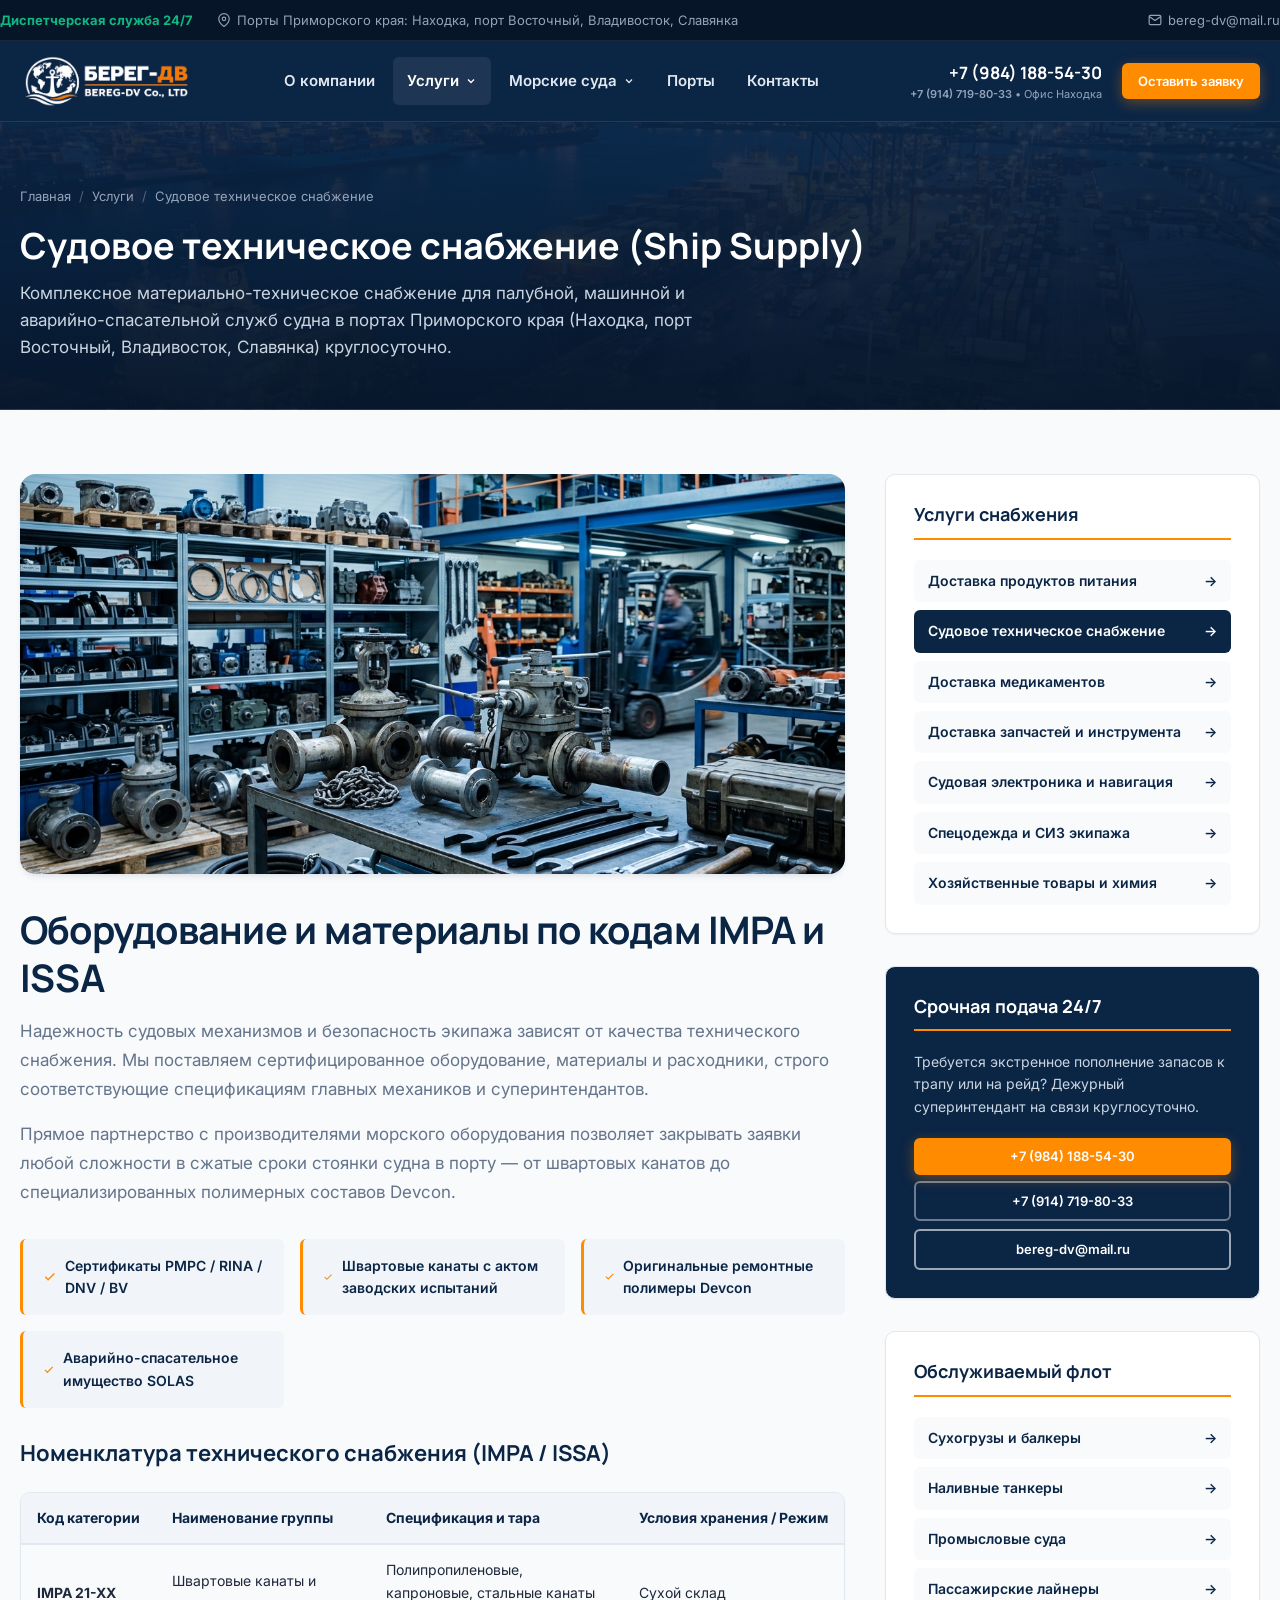
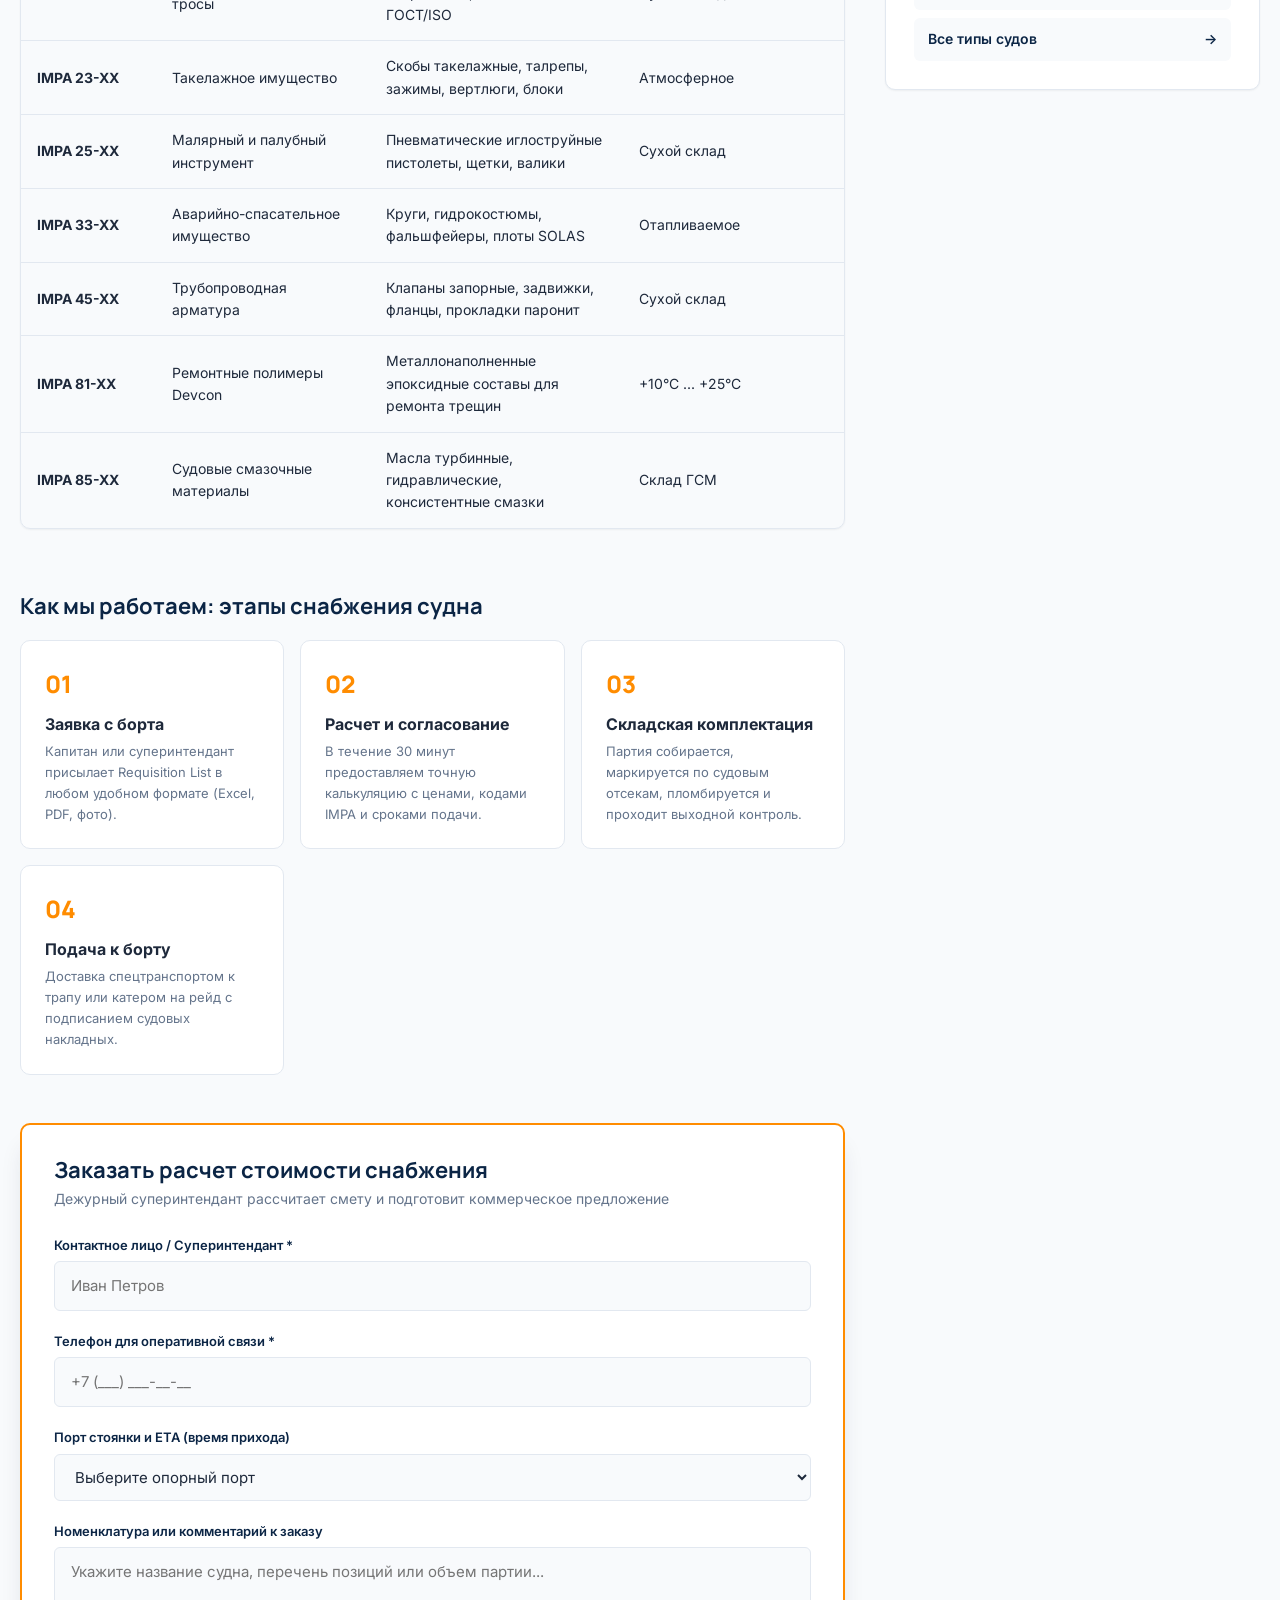
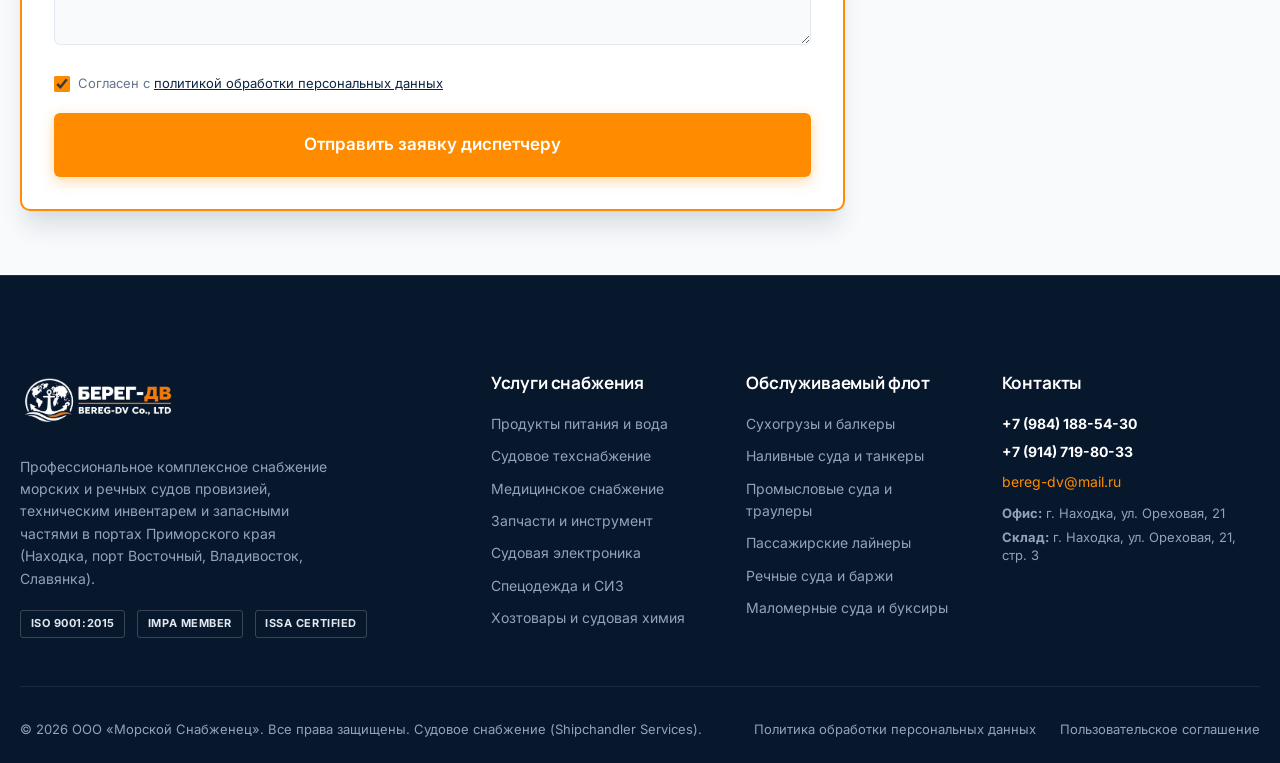
<file: service-technical.html>
<!DOCTYPE html>
<html lang="ru">
<head>
  <meta charset="UTF-8">
  <meta name="viewport" content="width=device-width, initial-scale=1.0">
  <title>Судовое техническое снабжение (Ship Supply) | Морской Снабженец</title>
  <meta name="description" content="Поставка палубного и машинного инвентаря, канатов, полимеров Devcon, клапанов, фильтров, аварийно-спасательного оборудования по каталогам IMPA/ISSA.">
  
  <link rel="icon" type="image/svg+xml" href="assets/img/favicon.svg">
  <link rel="preconnect" href="https://fonts.googleapis.com">
  <link rel="preconnect" href="https://fonts.gstatic.com" crossorigin>
  <link href="https://fonts.googleapis.com/css2?family=Inter:wght@400;500;600;700&family=Manrope:wght@600;700;800&display=swap" rel="stylesheet">
  <link rel="stylesheet" href="assets/css/style.css">
</head>
<body>

  <!-- ==================== TOPBAR ==================== -->
  <div class="topbar">
    <div class="container topbar__inner">
      <div class="topbar__contacts">
        <div class="topbar__item badge-247">
          <span>Диспетчерская служба 24/7</span>
        </div>
        <div class="topbar__item">
          <svg width="14" height="14" viewBox="0 0 24 24" fill="none" stroke="currentColor" stroke-width="2"><path d="M21 10c0 7-9 13-9 13s-9-6-9-13a9 9 0 0 1 18 0z"/><circle cx="12" cy="10" r="3"/></svg>
          <span>Порты Приморского края: Находка, порт Восточный, Владивосток, Славянка</span>
        </div>
      </div>
      <div class="topbar__meta">
        <div class="topbar__item">
          <svg width="14" height="14" viewBox="0 0 24 24" fill="none" stroke="currentColor" stroke-width="2"><path d="M4 4h16c1.1 0 2 .9 2 2v12c0 1.1-.9 2-2 2H4c-1.1 0-2-.9-2-2V6c0-1.1.9-2 2-2z"/><polyline points="22,6 12,13 2,6"/></svg>
          <a href="mailto:bereg-dv@mail.ru">bereg-dv@mail.ru</a>
        </div>
      </div>
    </div>
  </div>

  <!-- ==================== HEADER ==================== -->
  <header class="header">
    <div class="container header__inner">
      <a href="index.html" class="logo" aria-label="Главная страница">
        <img src="assets/img/logo.png" alt="Берег-ДВ — Морской снабженец" class="logo__img" width="134" height="48">
      </a>

      <nav class="nav" id="main-nav" aria-label="Главная навигация">
        <ul class="nav__list">
          <li class="nav__item">
            <a href="about.html" class="nav__link">О компании</a>
          </li>
          <li class="nav__item">
            <a href="index.html#services" class="nav__link nav__link--active">
              <span>Услуги</span>
              <svg width="12" height="12" viewBox="0 0 24 24" fill="none" stroke="currentColor" stroke-width="2.5"><polyline points="6 9 12 15 18 9"/></svg>
            </a>
            <ul class="nav__dropdown">
              <li class="nav__dropdown-item"><a href="service-provisions.html">Доставка продуктов питания</a></li>
              <li class="nav__dropdown-item"><a href="service-technical.html">Судовое техническое снабжение</a></li>
              <li class="nav__dropdown-item"><a href="service-medicine.html">Доставка медикаментов</a></li>
              <li class="nav__dropdown-item"><a href="service-spare-parts.html">Доставка запчастей и инструмента</a></li>
              <li class="nav__dropdown-item"><a href="service-electronics.html">Судовая электроника и навигация</a></li>
              <li class="nav__dropdown-item"><a href="service-workwear.html">Спецодежда и СИЗ экипажа</a></li>
              <li class="nav__dropdown-item"><a href="service-household.html">Хозяйственные товары и химия</a></li>
            </ul>
          </li>
          <li class="nav__item">
            <a href="vessels.html" class="nav__link">
              <span>Морские суда</span>
              <svg width="12" height="12" viewBox="0 0 24 24" fill="none" stroke="currentColor" stroke-width="2.5"><polyline points="6 9 12 15 18 9"/></svg>
            </a>
            <ul class="nav__dropdown">
              <li class="nav__dropdown-item"><a href="vessels.html#bulk">Сухогрузы и балкеры</a></li>
              <li class="nav__dropdown-item"><a href="vessels.html#tankers">Наливные суда и танкеры</a></li>
              <li class="nav__dropdown-item"><a href="vessels.html#trawlers">Промысловые суда и траулеры</a></li>
              <li class="nav__dropdown-item"><a href="vessels.html#passenger">Пассажирские лайнеры</a></li>
              <li class="nav__dropdown-item"><a href="vessels.html#river">Речные суда и баржи</a></li>
              <li class="nav__dropdown-item"><a href="vessels.html#tugs">Маломерные суда и буксиры</a></li>
            </ul>
          </li>
          <li class="nav__item">
            <a href="index.html#ports" class="nav__link">Порты</a>
          </li>
          <li class="nav__item">
            <a href="contacts.html" class="nav__link">Контакты</a>
          </li>
        </ul>
      </nav>

      <div class="header__actions">
        <div class="header__phone">
          <a href="tel:+79841885430" class="header__phone-link">+7 (984) 188-54-30</a>
          <span class="header__phone-label"><a href="tel:+79147198033" style="color:inherit; font-weight:600;">+7 (914) 719-80-33</a> &bull; Офис Находка</span>
        </div>
        <a href="index.html#order-form" class="btn btn--primary btn--sm">Оставить заявку</a>
        
        <button type="button" class="header__toggle" aria-label="Открыть меню" aria-expanded="false" aria-controls="main-nav">
          <span></span>
          <span></span>
          <span></span>
        </button>
      </div>
    </div>
  </header>

  <!-- ==================== PAGE HERO ==================== -->
  <section class="page-hero">
    <div class="container">
      <nav class="breadcrumbs" aria-label="Хлебные крошки">
        <a href="index.html">Главная</a>
        <span class="breadcrumbs__sep">/</span>
        <a href="index.html#services">Услуги</a>
        <span class="breadcrumbs__sep">/</span>
        <span>Судовое техническое снабжение</span>
      </nav>
      <h1 class="page-hero__title">Судовое техническое снабжение (Ship Supply)</h1>
      <p class="page-hero__desc">
        Комплексное материально-техническое снабжение для палубной, машинной и аварийно-спасательной служб судна в портах Приморского края (Находка, порт Восточный, Владивосток, Славянка) круглосуточно.
      </p>
    </div>
  </section>

  <!-- ==================== SERVICE CONTENT LAYOUT ==================== -->
  <section class="section">
    <div class="container">
      <div class="content-sidebar-layout">
        
        <div class="main-content">
          
          <!-- Image Banner -->
          <div style="border-radius: var(--radius-lg); overflow: hidden; max-height: 400px; box-shadow: var(--shadow-md);">
            <img src="assets/img/categories/cat-tools-parts.jpg" alt="Судовое техническое снабжение (Ship Supply)" style="width: 100%; height: 100%; object-fit: cover; display: block;" loading="lazy">
          </div>

          <div>
            <h2 class="section__title">Оборудование и материалы по кодам IMPA и ISSA</h2>
            <p style="font-size: 1.0625rem; color: var(--color-text-muted); line-height: 1.7; margin-bottom: 1rem;">
              Надежность судовых механизмов и безопасность экипажа зависят от качества технического снабжения. Мы поставляем сертифицированное оборудование, материалы и расходники, строго соответствующие спецификациям главных механиков и суперинтендантов.
            </p>
            <p style="font-size: 1.0625rem; color: var(--color-text-muted); line-height: 1.7;">
              Прямое партнерство с производителями морского оборудования позволяет закрывать заявки любой сложности в сжатые сроки стоянки судна в порту — от швартовых канатов до специализированных полимерных составов Devcon.
            </p>
          </div>

          <!-- Feature Bullets -->
          <div style="display: grid; grid-template-columns: repeat(auto-fit, minmax(240px, 1fr)); gap: 1rem;">
            
            <div style="background: var(--color-bg-subtle); padding: 1rem 1.25rem; border-radius: var(--radius-sm); border-left: 3px solid var(--color-accent); display: flex; align-items: center; gap: 0.5rem;">
              <svg width="18" height="18" viewBox="0 0 24 24" fill="none" stroke="var(--color-accent)" stroke-width="2.5"><polyline points="20 6 9 17 4 12"/></svg>
              <span style="font-size: 0.875rem; font-weight: 600; color: var(--color-primary);">Сертификаты РМРС / RINA / DNV / BV</span>
            </div>
            <div style="background: var(--color-bg-subtle); padding: 1rem 1.25rem; border-radius: var(--radius-sm); border-left: 3px solid var(--color-accent); display: flex; align-items: center; gap: 0.5rem;">
              <svg width="18" height="18" viewBox="0 0 24 24" fill="none" stroke="var(--color-accent)" stroke-width="2.5"><polyline points="20 6 9 17 4 12"/></svg>
              <span style="font-size: 0.875rem; font-weight: 600; color: var(--color-primary);">Швартовые канаты с актом заводских испытаний</span>
            </div>
            <div style="background: var(--color-bg-subtle); padding: 1rem 1.25rem; border-radius: var(--radius-sm); border-left: 3px solid var(--color-accent); display: flex; align-items: center; gap: 0.5rem;">
              <svg width="18" height="18" viewBox="0 0 24 24" fill="none" stroke="var(--color-accent)" stroke-width="2.5"><polyline points="20 6 9 17 4 12"/></svg>
              <span style="font-size: 0.875rem; font-weight: 600; color: var(--color-primary);">Оригинальные ремонтные полимеры Devcon</span>
            </div>
            <div style="background: var(--color-bg-subtle); padding: 1rem 1.25rem; border-radius: var(--radius-sm); border-left: 3px solid var(--color-accent); display: flex; align-items: center; gap: 0.5rem;">
              <svg width="18" height="18" viewBox="0 0 24 24" fill="none" stroke="var(--color-accent)" stroke-width="2.5"><polyline points="20 6 9 17 4 12"/></svg>
              <span style="font-size: 0.875rem; font-weight: 600; color: var(--color-primary);">Аварийно-спасательное имущество SOLAS</span>
            </div>
          </div>

          <!-- Nomenclature Table -->
          <div>
            <h3 style="font-size: 1.375rem; margin-bottom: 0.75rem;">Номенклатура технического снабжения (IMPA / ISSA)</h3>
            <div class="spec-table-wrap">
              <table class="spec-table">
                <thead>
                  <tr>
                    <th>Код категории</th>
                    <th>Наименование группы</th>
                    <th>Спецификация и тара</th>
                    <th>Условия хранения / Режим</th>
                  </tr>
                </thead>
                <tbody>
                  
                  <tr>
                    <td><strong>IMPA 21-XX</strong></td>
                    <td>Швартовые канаты и тросы</td>
                    <td>Полипропиленовые, капроновые, стальные канаты ГОСТ/ISO</td>
                    <td>Сухой склад</td>
                  </tr>
                  <tr>
                    <td><strong>IMPA 23-XX</strong></td>
                    <td>Такелажное имущество</td>
                    <td>Скобы такелажные, талрепы, зажимы, вертлюги, блоки</td>
                    <td>Атмосферное</td>
                  </tr>
                  <tr>
                    <td><strong>IMPA 25-XX</strong></td>
                    <td>Малярный и палубный инструмент</td>
                    <td>Пневматические иглоструйные пистолеты, щетки, валики</td>
                    <td>Сухой склад</td>
                  </tr>
                  <tr>
                    <td><strong>IMPA 33-XX</strong></td>
                    <td>Аварийно-спасательное имущество</td>
                    <td>Круги, гидрокостюмы, фальшфейеры, плоты SOLAS</td>
                    <td>Отапливаемое</td>
                  </tr>
                  <tr>
                    <td><strong>IMPA 45-XX</strong></td>
                    <td>Трубопроводная арматура</td>
                    <td>Клапаны запорные, задвижки, фланцы, прокладки паронит</td>
                    <td>Сухой склад</td>
                  </tr>
                  <tr>
                    <td><strong>IMPA 81-XX</strong></td>
                    <td>Ремонтные полимеры Devcon</td>
                    <td>Металлонаполненные эпоксидные составы для ремонта трещин</td>
                    <td>+10°C ... +25°C</td>
                  </tr>
                  <tr>
                    <td><strong>IMPA 85-XX</strong></td>
                    <td>Судовые смазочные материалы</td>
                    <td>Масла турбинные, гидравлические, консистентные смазки</td>
                    <td>Склад ГСМ</td>
                  </tr>
                </tbody>
              </table>
            </div>
          </div>

          <!-- Order Process Steps -->
          <div>
            <h3 style="font-size: 1.375rem; margin-bottom: 1.25rem;">Как мы работаем: этапы снабжения судна</h3>
            <div style="display: grid; grid-template-columns: repeat(auto-fit, minmax(220px, 1fr)); gap: 1rem;">
              <div style="background: #FFFFFF; border: 1px solid var(--color-border); padding: 1.5rem; border-radius: var(--radius-md);">
                <div style="font-family: var(--font-heading); font-size: 1.5rem; font-weight: 800; color: var(--color-accent); margin-bottom: 0.5rem;">01</div>
                <div style="font-weight: 700; margin-bottom: 0.25rem;">Заявка с борта</div>
                <div style="font-size: 0.8125rem; color: var(--color-text-muted);">Капитан или суперинтендант присылает Requisition List в любом удобном формате (Excel, PDF, фото).</div>
              </div>
              <div style="background: #FFFFFF; border: 1px solid var(--color-border); padding: 1.5rem; border-radius: var(--radius-md);">
                <div style="font-family: var(--font-heading); font-size: 1.5rem; font-weight: 800; color: var(--color-accent); margin-bottom: 0.5rem;">02</div>
                <div style="font-weight: 700; margin-bottom: 0.25rem;">Расчет и согласование</div>
                <div style="font-size: 0.8125rem; color: var(--color-text-muted);">В течение 30 минут предоставляем точную калькуляцию с ценами, кодами IMPA и сроками подачи.</div>
              </div>
              <div style="background: #FFFFFF; border: 1px solid var(--color-border); padding: 1.5rem; border-radius: var(--radius-md);">
                <div style="font-family: var(--font-heading); font-size: 1.5rem; font-weight: 800; color: var(--color-accent); margin-bottom: 0.5rem;">03</div>
                <div style="font-weight: 700; margin-bottom: 0.25rem;">Складская комплектация</div>
                <div style="font-size: 0.8125rem; color: var(--color-text-muted);">Партия собирается, маркируется по судовым отсекам, пломбируется и проходит выходной контроль.</div>
              </div>
              <div style="background: #FFFFFF; border: 1px solid var(--color-border); padding: 1.5rem; border-radius: var(--radius-md);">
                <div style="font-family: var(--font-heading); font-size: 1.5rem; font-weight: 800; color: var(--color-accent); margin-bottom: 0.5rem;">04</div>
                <div style="font-weight: 700; margin-bottom: 0.25rem;">Подача к борту</div>
                <div style="font-size: 0.8125rem; color: var(--color-text-muted);">Доставка спецтранспортом к трапу или катером на рейд с подписанием судовых накладных.</div>
              </div>
            </div>
          </div>

          <!-- Quick Request Form Box -->
          <div class="form-box" id="service-order" style="border: 2px solid var(--color-accent); margin-top: 1rem;">
            <div class="form-box__header">
              <h3 class="form-box__title">Заказать расчет стоимости снабжения</h3>
              <p class="form-box__subtitle">Дежурный суперинтендант рассчитает смету и подготовит коммерческое предложение</p>
            </div>

            <form action="#" method="POST" class="order-form" novalidate>
              <div class="form-group">
                <label class="form-label" for="srv-name">Контактное лицо / Суперинтендант *</label>
                <input type="text" id="srv-name" name="name" class="form-control" placeholder="Иван Петров" required>
                <span class="form-error-msg">Укажите ваше имя</span>
              </div>

              <div class="form-group">
                <label class="form-label" for="srv-phone">Телефон для оперативной связи *</label>
                <input type="tel" id="srv-phone" name="phone" class="form-control" placeholder="+7 (___) ___-__-__" required>
                <span class="form-error-msg">Укажите контактный номер</span>
              </div>

              <div class="form-group">
                <label class="form-label" for="srv-port">Порт стоянки и ETA (время прихода)</label>
                <select id="srv-port" name="port" class="form-control">
                  <option value="">Выберите опорный порт</option>
                  <option value="novorossiysk">Новороссийск</option>
                  <option value="spb">Санкт-Петербург</option>
                  <option value="vladivostok">Владивосток</option>
                  <option value="murmansk">Мурманск</option>
                  <option value="kaliningrad">Калининград</option>
                  <option value="ust-luga">Усть-Луга</option>
                  <option value="nakhodka">Находка</option>
                  <option value="taman">Тамань</option>
                  <option value="other">Другой порт РФ</option>
                </select>
              </div>

              <div class="form-group">
                <label class="form-label" for="srv-comment">Номенклатура или комментарий к заказу</label>
                <textarea id="srv-comment" name="comment" rows="3" class="form-control" placeholder="Укажите название судна, перечень позиций или объем партии..."></textarea>
              </div>

              <div class="form-checkbox">
                <input type="checkbox" id="srv-consent" name="consent" required checked>
                <label for="srv-consent">
                  Согласен с <a href="#">политикой обработки персональных данных</a>
                </label>
              </div>

              <button type="submit" class="btn btn--primary btn--full btn--lg">
                <span>Отправить заявку диспетчеру</span>
              </button>

              <div class="form-status" role="alert"></div>
            </form>
          </div>

        </div>

        <!-- Sidebar -->
        <aside class="sidebar">
          
          <!-- Category Navigation -->
          <div class="sidebar-widget">
            <h4 class="sidebar-widget__title">Услуги снабжения</h4>
            <div class="sidebar-menu">
              <a href="service-provisions.html"><span>Доставка продуктов питания</span> <span>&rarr;</span></a>
              <a href="service-technical.html" class="active"><span>Судовое техническое снабжение</span> <span>&rarr;</span></a>
              <a href="service-medicine.html"><span>Доставка медикаментов</span> <span>&rarr;</span></a>
              <a href="service-spare-parts.html"><span>Доставка запчастей и инструмента</span> <span>&rarr;</span></a>
              <a href="service-electronics.html"><span>Судовая электроника и навигация</span> <span>&rarr;</span></a>
              <a href="service-workwear.html"><span>Спецодежда и СИЗ экипажа</span> <span>&rarr;</span></a>
              <a href="service-household.html"><span>Хозяйственные товары и химия</span> <span>&rarr;</span></a>
            </div>
          </div>

          <!-- 24/7 Dispatch Card -->
          <div class="sidebar-widget" style="background: var(--color-bg-navy); color: #FFFFFF;">
            <h4 class="sidebar-widget__title" style="color: #FFFFFF; border-color: var(--color-accent);">Срочная подача 24/7</h4>
            <p style="font-size: 0.875rem; color: #CBD5E1; margin-bottom: 1.25rem;">
              Требуется экстренное пополнение запасов к трапу или на рейд? Дежурный суперинтендант на связи круглосуточно.
            </p>
            <a href="tel:+79841885430" class="btn btn--primary btn--full btn--sm" style="margin-bottom: 0.35rem;">+7 (984) 188-54-30</a>
            <a href="tel:+79147198033" class="btn btn--outline btn--full btn--sm" style="margin-bottom: 0.5rem; color:#FFFFFF; border-color:rgba(255,255,255,0.4);">+7 (914) 719-80-33</a>
            <a href="mailto:bereg-dv@mail.ru" class="btn btn--outline btn--full btn--sm">bereg-dv@mail.ru</a>
          </div>

          <!-- Vessel Link -->
          <div class="sidebar-widget">
            <h4 class="sidebar-widget__title">Обслуживаемый флот</h4>
            <div class="sidebar-menu">
              <a href="vessels.html#bulk"><span>Сухогрузы и балкеры</span> <span>→</span></a>
              <a href="vessels.html#tankers"><span>Наливные танкеры</span> <span>→</span></a>
              <a href="vessels.html#trawlers"><span>Промысловые суда</span> <span>→</span></a>
              <a href="vessels.html#passenger"><span>Пассажирские лайнеры</span> <span>→</span></a>
              <a href="vessels.html"><span>Все типы судов</span> <span>→</span></a>
            </div>
          </div>

        </aside>

      </div>
    </div>
  </section>

  <!-- ==================== FOOTER ==================== -->
  <footer class="footer">
    <div class="container">
      <div class="footer-grid">
        <div class="footer-col">
          <a href="index.html" class="logo">
            <img src="assets/img/logo.png" alt="Берег-ДВ — Морской снабженец" class="logo__img" width="134" height="48">
          </a>
          <p class="footer-brand__desc">
            Профессиональное комплексное снабжение морских и речных судов провизией, техническим инвентарем и запасными частями в портах Приморского края (Находка, порт Восточный, Владивосток, Славянка).
          </p>
          <div class="footer-certs">
            <span class="cert-pill">ISO 9001:2015</span>
            <span class="cert-pill">IMPA MEMBER</span>
            <span class="cert-pill">ISSA CERTIFIED</span>
          </div>
        </div>

        <div class="footer-col">
          <h4 class="footer-col__title">Услуги снабжения</h4>
          <ul class="footer-menu">
            <li><a href="service-provisions.html">Продукты питания и вода</a></li>
            <li><a href="service-technical.html">Судовое техснабжение</a></li>
            <li><a href="service-medicine.html">Медицинское снабжение</a></li>
            <li><a href="service-spare-parts.html">Запчасти и инструмент</a></li>
            <li><a href="service-electronics.html">Судовая электроника</a></li>
            <li><a href="service-workwear.html">Спецодежда и СИЗ</a></li>
            <li><a href="service-household.html">Хозтовары и судовая химия</a></li>
          </ul>
        </div>

        <div class="footer-col">
          <h4 class="footer-col__title">Обслуживаемый флот</h4>
          <ul class="footer-menu">
            <li><a href="vessels.html#bulk">Сухогрузы и балкеры</a></li>
            <li><a href="vessels.html#tankers">Наливные суда и танкеры</a></li>
            <li><a href="vessels.html#trawlers">Промысловые суда и траулеры</a></li>
            <li><a href="vessels.html#passenger">Пассажирские лайнеры</a></li>
            <li><a href="vessels.html#river">Речные суда и баржи</a></li>
            <li><a href="vessels.html#tugs">Маломерные суда и буксиры</a></li>
          </ul>
        </div>

        <div class="footer-col">
          <h4 class="footer-col__title">Контакты</h4>
          <p style="margin-bottom: 0.35rem; color: #FFFFFF; font-weight: 700;">
            <a href="tel:+79841885430" style="color: #FFFFFF;">+7 (984) 188-54-30</a>
          </p>
          <p style="margin-bottom: 0.5rem; color: #FFFFFF; font-weight: 700;">
            <a href="tel:+79147198033" style="color: #FFFFFF;">+7 (914) 719-80-33</a>
          </p>
          <p style="margin-bottom: 0.65rem;">
            <a href="mailto:bereg-dv@mail.ru" style="color: var(--color-accent);">bereg-dv@mail.ru</a>
          </p>
          <p style="font-size: 0.8125rem; line-height: 1.4; color: #94A3B8; margin-bottom: 0.35rem;">
            <strong>Офис:</strong> г. Находка, ул. Ореховая, 21
          </p>
          <p style="font-size: 0.8125rem; line-height: 1.4; color: #94A3B8;">
            <strong>Склад:</strong> г. Находка, ул. Ореховая, 21, стр. 3
          </p>
        </div>
      </div>

      <div class="footer-bottom">
        <div>© 2026 ООО «Морской Снабженец». Все права защищены. Судовое снабжение (Shipchandler Services).</div>
        <div class="footer-bottom__links">
          <a href="#">Политика обработки персональных данных</a>
          <a href="#">Пользовательское соглашение</a>
        </div>
      </div>
    </div>
  </footer>

  <script src="assets/js/main.js"></script>
</body>
</html>
</file>
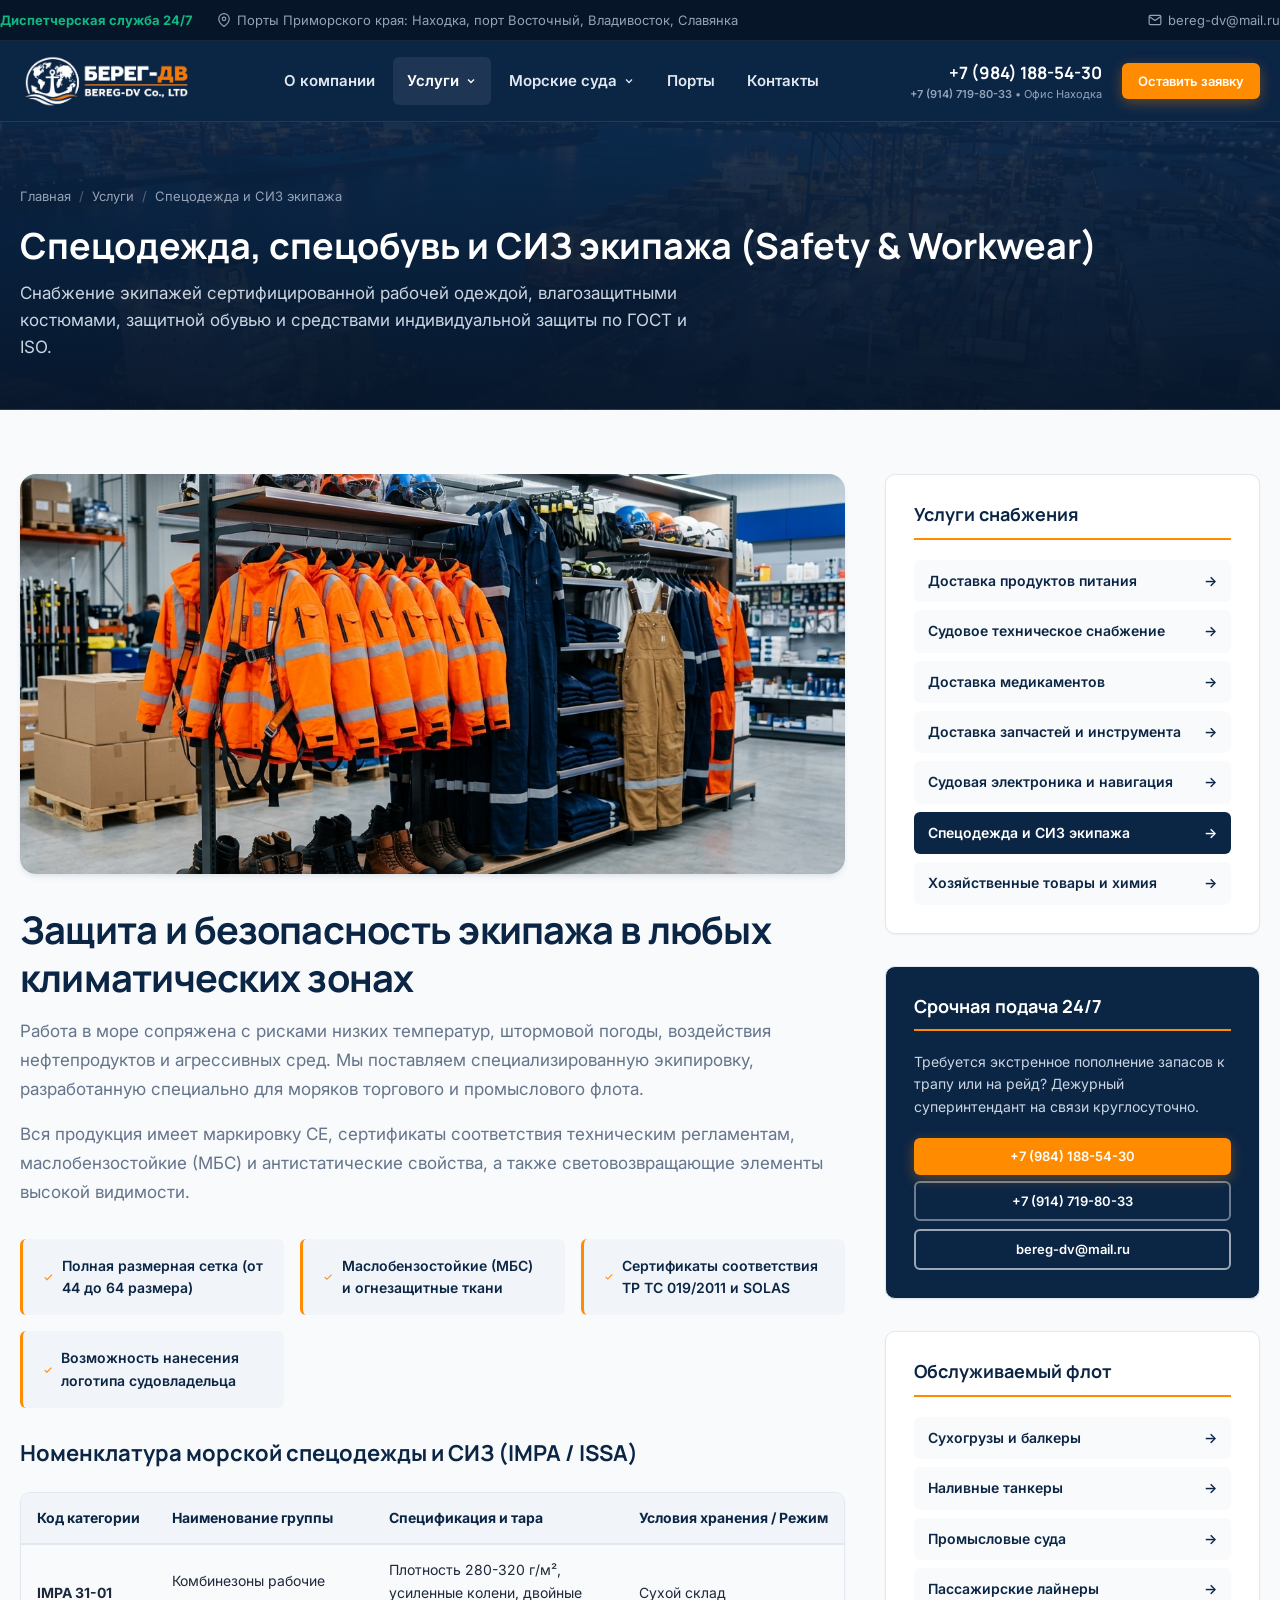
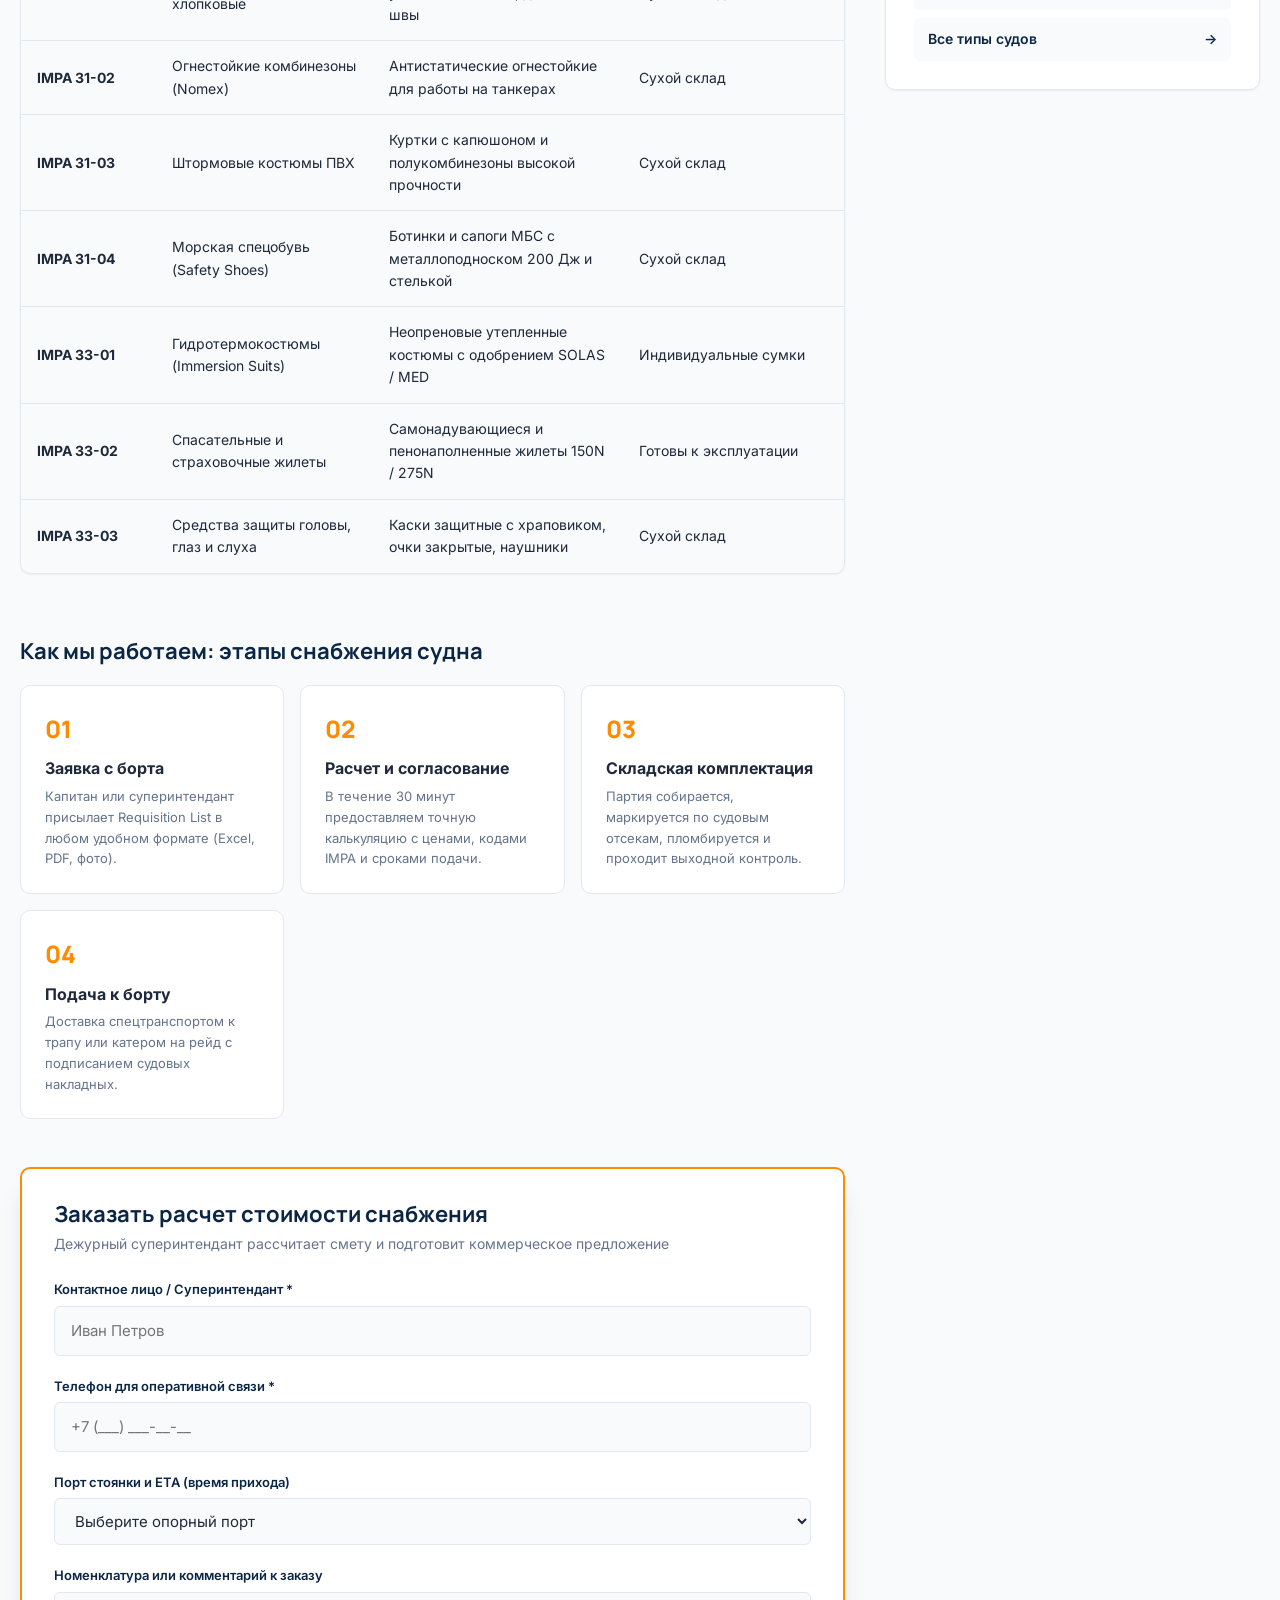
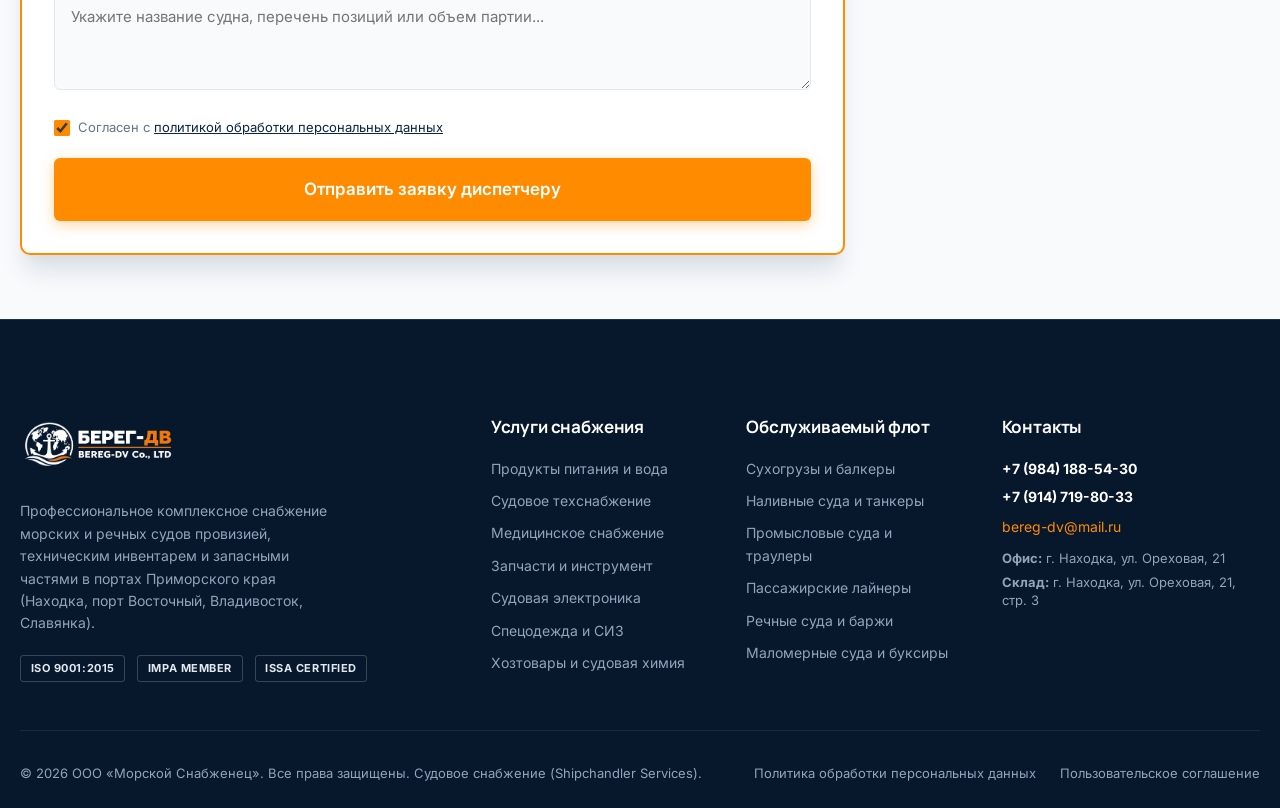
<file: service-workwear.html>
<!DOCTYPE html>
<html lang="ru">
<head>
  <meta charset="UTF-8">
  <meta name="viewport" content="width=device-width, initial-scale=1.0">
  <title>Спецодежда, спецобувь и СИЗ экипажа (Safety & Workwear) | Морской Снабженец</title>
  <meta name="description" content="Поставка морской спецодежды, гидротермокостюмов SOLAS, огнестойких комбинезонов, спецобуви с металлическим подноском и средств индивидуальной защиты.">
  
  <link rel="icon" type="image/svg+xml" href="assets/img/favicon.svg">
  <link rel="preconnect" href="https://fonts.googleapis.com">
  <link rel="preconnect" href="https://fonts.gstatic.com" crossorigin>
  <link href="https://fonts.googleapis.com/css2?family=Inter:wght@400;500;600;700&family=Manrope:wght@600;700;800&display=swap" rel="stylesheet">
  <link rel="stylesheet" href="assets/css/style.css">
</head>
<body>

  <!-- ==================== TOPBAR ==================== -->
  <div class="topbar">
    <div class="container topbar__inner">
      <div class="topbar__contacts">
        <div class="topbar__item badge-247">
          <span>Диспетчерская служба 24/7</span>
        </div>
        <div class="topbar__item">
          <svg width="14" height="14" viewBox="0 0 24 24" fill="none" stroke="currentColor" stroke-width="2"><path d="M21 10c0 7-9 13-9 13s-9-6-9-13a9 9 0 0 1 18 0z"/><circle cx="12" cy="10" r="3"/></svg>
          <span>Порты Приморского края: Находка, порт Восточный, Владивосток, Славянка</span>
        </div>
      </div>
      <div class="topbar__meta">
        <div class="topbar__item">
          <svg width="14" height="14" viewBox="0 0 24 24" fill="none" stroke="currentColor" stroke-width="2"><path d="M4 4h16c1.1 0 2 .9 2 2v12c0 1.1-.9 2-2 2H4c-1.1 0-2-.9-2-2V6c0-1.1.9-2 2-2z"/><polyline points="22,6 12,13 2,6"/></svg>
          <a href="mailto:bereg-dv@mail.ru">bereg-dv@mail.ru</a>
        </div>
      </div>
    </div>
  </div>

  <!-- ==================== HEADER ==================== -->
  <header class="header">
    <div class="container header__inner">
      <a href="index.html" class="logo" aria-label="Главная страница">
        <img src="assets/img/logo.png" alt="Берег-ДВ — Морской снабженец" class="logo__img" width="134" height="48">
      </a>

      <nav class="nav" id="main-nav" aria-label="Главная навигация">
        <ul class="nav__list">
          <li class="nav__item">
            <a href="about.html" class="nav__link">О компании</a>
          </li>
          <li class="nav__item">
            <a href="index.html#services" class="nav__link nav__link--active">
              <span>Услуги</span>
              <svg width="12" height="12" viewBox="0 0 24 24" fill="none" stroke="currentColor" stroke-width="2.5"><polyline points="6 9 12 15 18 9"/></svg>
            </a>
            <ul class="nav__dropdown">
              <li class="nav__dropdown-item"><a href="service-provisions.html">Доставка продуктов питания</a></li>
              <li class="nav__dropdown-item"><a href="service-technical.html">Судовое техническое снабжение</a></li>
              <li class="nav__dropdown-item"><a href="service-medicine.html">Доставка медикаментов</a></li>
              <li class="nav__dropdown-item"><a href="service-spare-parts.html">Доставка запчастей и инструмента</a></li>
              <li class="nav__dropdown-item"><a href="service-electronics.html">Судовая электроника и навигация</a></li>
              <li class="nav__dropdown-item"><a href="service-workwear.html">Спецодежда и СИЗ экипажа</a></li>
              <li class="nav__dropdown-item"><a href="service-household.html">Хозяйственные товары и химия</a></li>
            </ul>
          </li>
          <li class="nav__item">
            <a href="vessels.html" class="nav__link">
              <span>Морские суда</span>
              <svg width="12" height="12" viewBox="0 0 24 24" fill="none" stroke="currentColor" stroke-width="2.5"><polyline points="6 9 12 15 18 9"/></svg>
            </a>
            <ul class="nav__dropdown">
              <li class="nav__dropdown-item"><a href="vessels.html#bulk">Сухогрузы и балкеры</a></li>
              <li class="nav__dropdown-item"><a href="vessels.html#tankers">Наливные суда и танкеры</a></li>
              <li class="nav__dropdown-item"><a href="vessels.html#trawlers">Промысловые суда и траулеры</a></li>
              <li class="nav__dropdown-item"><a href="vessels.html#passenger">Пассажирские лайнеры</a></li>
              <li class="nav__dropdown-item"><a href="vessels.html#river">Речные суда и баржи</a></li>
              <li class="nav__dropdown-item"><a href="vessels.html#tugs">Маломерные суда и буксиры</a></li>
            </ul>
          </li>
          <li class="nav__item">
            <a href="index.html#ports" class="nav__link">Порты</a>
          </li>
          <li class="nav__item">
            <a href="contacts.html" class="nav__link">Контакты</a>
          </li>
        </ul>
      </nav>

      <div class="header__actions">
        <div class="header__phone">
          <a href="tel:+79841885430" class="header__phone-link">+7 (984) 188-54-30</a>
          <span class="header__phone-label"><a href="tel:+79147198033" style="color:inherit; font-weight:600;">+7 (914) 719-80-33</a> &bull; Офис Находка</span>
        </div>
        <a href="index.html#order-form" class="btn btn--primary btn--sm">Оставить заявку</a>
        
        <button type="button" class="header__toggle" aria-label="Открыть меню" aria-expanded="false" aria-controls="main-nav">
          <span></span>
          <span></span>
          <span></span>
        </button>
      </div>
    </div>
  </header>

  <!-- ==================== PAGE HERO ==================== -->
  <section class="page-hero">
    <div class="container">
      <nav class="breadcrumbs" aria-label="Хлебные крошки">
        <a href="index.html">Главная</a>
        <span class="breadcrumbs__sep">/</span>
        <a href="index.html#services">Услуги</a>
        <span class="breadcrumbs__sep">/</span>
        <span>Спецодежда и СИЗ экипажа</span>
      </nav>
      <h1 class="page-hero__title">Спецодежда, спецобувь и СИЗ экипажа (Safety & Workwear)</h1>
      <p class="page-hero__desc">
        Снабжение экипажей сертифицированной рабочей одеждой, влагозащитными костюмами, защитной обувью и средствами индивидуальной защиты по ГОСТ и ISO.
      </p>
    </div>
  </section>

  <!-- ==================== SERVICE CONTENT LAYOUT ==================== -->
  <section class="section">
    <div class="container">
      <div class="content-sidebar-layout">
        
        <div class="main-content">
          
          <!-- Image Banner -->
          <div style="border-radius: var(--radius-lg); overflow: hidden; max-height: 400px; box-shadow: var(--shadow-md);">
            <img src="assets/img/categories/cat-clothing.jpg" alt="Спецодежда, спецобувь и СИЗ экипажа (Safety & Workwear)" style="width: 100%; height: 100%; object-fit: cover; display: block;" loading="lazy">
          </div>

          <div>
            <h2 class="section__title">Защита и безопасность экипажа в любых климатических зонах</h2>
            <p style="font-size: 1.0625rem; color: var(--color-text-muted); line-height: 1.7; margin-bottom: 1rem;">
              Работа в море сопряжена с рисками низких температур, штормовой погоды, воздействия нефтепродуктов и агрессивных сред. Мы поставляем специализированную экипировку, разработанную специально для моряков торгового и промыслового флота.
            </p>
            <p style="font-size: 1.0625rem; color: var(--color-text-muted); line-height: 1.7;">
              Вся продукция имеет маркировку СЕ, сертификаты соответствия техническим регламентам, маслобензостойкие (МБС) и антистатические свойства, а также световозвращающие элементы высокой видимости.
            </p>
          </div>

          <!-- Feature Bullets -->
          <div style="display: grid; grid-template-columns: repeat(auto-fit, minmax(240px, 1fr)); gap: 1rem;">
            
            <div style="background: var(--color-bg-subtle); padding: 1rem 1.25rem; border-radius: var(--radius-sm); border-left: 3px solid var(--color-accent); display: flex; align-items: center; gap: 0.5rem;">
              <svg width="18" height="18" viewBox="0 0 24 24" fill="none" stroke="var(--color-accent)" stroke-width="2.5"><polyline points="20 6 9 17 4 12"/></svg>
              <span style="font-size: 0.875rem; font-weight: 600; color: var(--color-primary);">Полная размерная сетка (от 44 до 64 размера)</span>
            </div>
            <div style="background: var(--color-bg-subtle); padding: 1rem 1.25rem; border-radius: var(--radius-sm); border-left: 3px solid var(--color-accent); display: flex; align-items: center; gap: 0.5rem;">
              <svg width="18" height="18" viewBox="0 0 24 24" fill="none" stroke="var(--color-accent)" stroke-width="2.5"><polyline points="20 6 9 17 4 12"/></svg>
              <span style="font-size: 0.875rem; font-weight: 600; color: var(--color-primary);">Маслобензостойкие (МБС) и огнезащитные ткани</span>
            </div>
            <div style="background: var(--color-bg-subtle); padding: 1rem 1.25rem; border-radius: var(--radius-sm); border-left: 3px solid var(--color-accent); display: flex; align-items: center; gap: 0.5rem;">
              <svg width="18" height="18" viewBox="0 0 24 24" fill="none" stroke="var(--color-accent)" stroke-width="2.5"><polyline points="20 6 9 17 4 12"/></svg>
              <span style="font-size: 0.875rem; font-weight: 600; color: var(--color-primary);">Сертификаты соответствия ТР ТС 019/2011 и SOLAS</span>
            </div>
            <div style="background: var(--color-bg-subtle); padding: 1rem 1.25rem; border-radius: var(--radius-sm); border-left: 3px solid var(--color-accent); display: flex; align-items: center; gap: 0.5rem;">
              <svg width="18" height="18" viewBox="0 0 24 24" fill="none" stroke="var(--color-accent)" stroke-width="2.5"><polyline points="20 6 9 17 4 12"/></svg>
              <span style="font-size: 0.875rem; font-weight: 600; color: var(--color-primary);">Возможность нанесения логотипа судовладельца</span>
            </div>
          </div>

          <!-- Nomenclature Table -->
          <div>
            <h3 style="font-size: 1.375rem; margin-bottom: 0.75rem;">Номенклатура морской спецодежды и СИЗ (IMPA / ISSA)</h3>
            <div class="spec-table-wrap">
              <table class="spec-table">
                <thead>
                  <tr>
                    <th>Код категории</th>
                    <th>Наименование группы</th>
                    <th>Спецификация и тара</th>
                    <th>Условия хранения / Режим</th>
                  </tr>
                </thead>
                <tbody>
                  
                  <tr>
                    <td><strong>IMPA 31-01</strong></td>
                    <td>Комбинезоны рабочие хлопковые</td>
                    <td>Плотность 280-320 г/м², усиленные колени, двойные швы</td>
                    <td>Сухой склад</td>
                  </tr>
                  <tr>
                    <td><strong>IMPA 31-02</strong></td>
                    <td>Огнестойкие комбинезоны (Nomex)</td>
                    <td>Антистатические огнестойкие для работы на танкерах</td>
                    <td>Сухой склад</td>
                  </tr>
                  <tr>
                    <td><strong>IMPA 31-03</strong></td>
                    <td>Штормовые костюмы ПВХ</td>
                    <td>Куртки с капюшоном и полукомбинезоны высокой прочности</td>
                    <td>Сухой склад</td>
                  </tr>
                  <tr>
                    <td><strong>IMPA 31-04</strong></td>
                    <td>Морская спецобувь (Safety Shoes)</td>
                    <td>Ботинки и сапоги МБС с металлоподноском 200 Дж и стелькой</td>
                    <td>Сухой склад</td>
                  </tr>
                  <tr>
                    <td><strong>IMPA 33-01</strong></td>
                    <td>Гидротермокостюмы (Immersion Suits)</td>
                    <td>Неопреновые утепленные костюмы с одобрением SOLAS / MED</td>
                    <td>Индивидуальные сумки</td>
                  </tr>
                  <tr>
                    <td><strong>IMPA 33-02</strong></td>
                    <td>Спасательные и страховочные жилеты</td>
                    <td>Самонадувающиеся и пенонаполненные жилеты 150N / 275N</td>
                    <td>Готовы к эксплуатации</td>
                  </tr>
                  <tr>
                    <td><strong>IMPA 33-03</strong></td>
                    <td>Средства защиты головы, глаз и слуха</td>
                    <td>Каски защитные с храповиком, очки закрытые, наушники</td>
                    <td>Сухой склад</td>
                  </tr>
                </tbody>
              </table>
            </div>
          </div>

          <!-- Order Process Steps -->
          <div>
            <h3 style="font-size: 1.375rem; margin-bottom: 1.25rem;">Как мы работаем: этапы снабжения судна</h3>
            <div style="display: grid; grid-template-columns: repeat(auto-fit, minmax(220px, 1fr)); gap: 1rem;">
              <div style="background: #FFFFFF; border: 1px solid var(--color-border); padding: 1.5rem; border-radius: var(--radius-md);">
                <div style="font-family: var(--font-heading); font-size: 1.5rem; font-weight: 800; color: var(--color-accent); margin-bottom: 0.5rem;">01</div>
                <div style="font-weight: 700; margin-bottom: 0.25rem;">Заявка с борта</div>
                <div style="font-size: 0.8125rem; color: var(--color-text-muted);">Капитан или суперинтендант присылает Requisition List в любом удобном формате (Excel, PDF, фото).</div>
              </div>
              <div style="background: #FFFFFF; border: 1px solid var(--color-border); padding: 1.5rem; border-radius: var(--radius-md);">
                <div style="font-family: var(--font-heading); font-size: 1.5rem; font-weight: 800; color: var(--color-accent); margin-bottom: 0.5rem;">02</div>
                <div style="font-weight: 700; margin-bottom: 0.25rem;">Расчет и согласование</div>
                <div style="font-size: 0.8125rem; color: var(--color-text-muted);">В течение 30 минут предоставляем точную калькуляцию с ценами, кодами IMPA и сроками подачи.</div>
              </div>
              <div style="background: #FFFFFF; border: 1px solid var(--color-border); padding: 1.5rem; border-radius: var(--radius-md);">
                <div style="font-family: var(--font-heading); font-size: 1.5rem; font-weight: 800; color: var(--color-accent); margin-bottom: 0.5rem;">03</div>
                <div style="font-weight: 700; margin-bottom: 0.25rem;">Складская комплектация</div>
                <div style="font-size: 0.8125rem; color: var(--color-text-muted);">Партия собирается, маркируется по судовым отсекам, пломбируется и проходит выходной контроль.</div>
              </div>
              <div style="background: #FFFFFF; border: 1px solid var(--color-border); padding: 1.5rem; border-radius: var(--radius-md);">
                <div style="font-family: var(--font-heading); font-size: 1.5rem; font-weight: 800; color: var(--color-accent); margin-bottom: 0.5rem;">04</div>
                <div style="font-weight: 700; margin-bottom: 0.25rem;">Подача к борту</div>
                <div style="font-size: 0.8125rem; color: var(--color-text-muted);">Доставка спецтранспортом к трапу или катером на рейд с подписанием судовых накладных.</div>
              </div>
            </div>
          </div>

          <!-- Quick Request Form Box -->
          <div class="form-box" id="service-order" style="border: 2px solid var(--color-accent); margin-top: 1rem;">
            <div class="form-box__header">
              <h3 class="form-box__title">Заказать расчет стоимости снабжения</h3>
              <p class="form-box__subtitle">Дежурный суперинтендант рассчитает смету и подготовит коммерческое предложение</p>
            </div>

            <form action="#" method="POST" class="order-form" novalidate>
              <div class="form-group">
                <label class="form-label" for="srv-name">Контактное лицо / Суперинтендант *</label>
                <input type="text" id="srv-name" name="name" class="form-control" placeholder="Иван Петров" required>
                <span class="form-error-msg">Укажите ваше имя</span>
              </div>

              <div class="form-group">
                <label class="form-label" for="srv-phone">Телефон для оперативной связи *</label>
                <input type="tel" id="srv-phone" name="phone" class="form-control" placeholder="+7 (___) ___-__-__" required>
                <span class="form-error-msg">Укажите контактный номер</span>
              </div>

              <div class="form-group">
                <label class="form-label" for="srv-port">Порт стоянки и ETA (время прихода)</label>
                <select id="srv-port" name="port" class="form-control">
                  <option value="">Выберите опорный порт</option>
                  <option value="novorossiysk">Новороссийск</option>
                  <option value="spb">Санкт-Петербург</option>
                  <option value="vladivostok">Владивосток</option>
                  <option value="murmansk">Мурманск</option>
                  <option value="kaliningrad">Калининград</option>
                  <option value="ust-luga">Усть-Луга</option>
                  <option value="nakhodka">Находка</option>
                  <option value="taman">Тамань</option>
                  <option value="other">Другой порт РФ</option>
                </select>
              </div>

              <div class="form-group">
                <label class="form-label" for="srv-comment">Номенклатура или комментарий к заказу</label>
                <textarea id="srv-comment" name="comment" rows="3" class="form-control" placeholder="Укажите название судна, перечень позиций или объем партии..."></textarea>
              </div>

              <div class="form-checkbox">
                <input type="checkbox" id="srv-consent" name="consent" required checked>
                <label for="srv-consent">
                  Согласен с <a href="#">политикой обработки персональных данных</a>
                </label>
              </div>

              <button type="submit" class="btn btn--primary btn--full btn--lg">
                <span>Отправить заявку диспетчеру</span>
              </button>

              <div class="form-status" role="alert"></div>
            </form>
          </div>

        </div>

        <!-- Sidebar -->
        <aside class="sidebar">
          
          <!-- Category Navigation -->
          <div class="sidebar-widget">
            <h4 class="sidebar-widget__title">Услуги снабжения</h4>
            <div class="sidebar-menu">
              <a href="service-provisions.html"><span>Доставка продуктов питания</span> <span>&rarr;</span></a>
              <a href="service-technical.html"><span>Судовое техническое снабжение</span> <span>&rarr;</span></a>
              <a href="service-medicine.html"><span>Доставка медикаментов</span> <span>&rarr;</span></a>
              <a href="service-spare-parts.html"><span>Доставка запчастей и инструмента</span> <span>&rarr;</span></a>
              <a href="service-electronics.html"><span>Судовая электроника и навигация</span> <span>&rarr;</span></a>
              <a href="service-workwear.html" class="active"><span>Спецодежда и СИЗ экипажа</span> <span>&rarr;</span></a>
              <a href="service-household.html"><span>Хозяйственные товары и химия</span> <span>&rarr;</span></a>
            </div>
          </div>

          <!-- 24/7 Dispatch Card -->
          <div class="sidebar-widget" style="background: var(--color-bg-navy); color: #FFFFFF;">
            <h4 class="sidebar-widget__title" style="color: #FFFFFF; border-color: var(--color-accent);">Срочная подача 24/7</h4>
            <p style="font-size: 0.875rem; color: #CBD5E1; margin-bottom: 1.25rem;">
              Требуется экстренное пополнение запасов к трапу или на рейд? Дежурный суперинтендант на связи круглосуточно.
            </p>
            <a href="tel:+79841885430" class="btn btn--primary btn--full btn--sm" style="margin-bottom: 0.35rem;">+7 (984) 188-54-30</a>
            <a href="tel:+79147198033" class="btn btn--outline btn--full btn--sm" style="margin-bottom: 0.5rem; color:#FFFFFF; border-color:rgba(255,255,255,0.4);">+7 (914) 719-80-33</a>
            <a href="mailto:bereg-dv@mail.ru" class="btn btn--outline btn--full btn--sm">bereg-dv@mail.ru</a>
          </div>

          <!-- Vessel Link -->
          <div class="sidebar-widget">
            <h4 class="sidebar-widget__title">Обслуживаемый флот</h4>
            <div class="sidebar-menu">
              <a href="vessels.html#bulk"><span>Сухогрузы и балкеры</span> <span>→</span></a>
              <a href="vessels.html#tankers"><span>Наливные танкеры</span> <span>→</span></a>
              <a href="vessels.html#trawlers"><span>Промысловые суда</span> <span>→</span></a>
              <a href="vessels.html#passenger"><span>Пассажирские лайнеры</span> <span>→</span></a>
              <a href="vessels.html"><span>Все типы судов</span> <span>→</span></a>
            </div>
          </div>

        </aside>

      </div>
    </div>
  </section>

  <!-- ==================== FOOTER ==================== -->
  <footer class="footer">
    <div class="container">
      <div class="footer-grid">
        <div class="footer-col">
          <a href="index.html" class="logo">
            <img src="assets/img/logo.png" alt="Берег-ДВ — Морской снабженец" class="logo__img" width="134" height="48">
          </a>
          <p class="footer-brand__desc">
            Профессиональное комплексное снабжение морских и речных судов провизией, техническим инвентарем и запасными частями в портах Приморского края (Находка, порт Восточный, Владивосток, Славянка).
          </p>
          <div class="footer-certs">
            <span class="cert-pill">ISO 9001:2015</span>
            <span class="cert-pill">IMPA MEMBER</span>
            <span class="cert-pill">ISSA CERTIFIED</span>
          </div>
        </div>

        <div class="footer-col">
          <h4 class="footer-col__title">Услуги снабжения</h4>
          <ul class="footer-menu">
            <li><a href="service-provisions.html">Продукты питания и вода</a></li>
            <li><a href="service-technical.html">Судовое техснабжение</a></li>
            <li><a href="service-medicine.html">Медицинское снабжение</a></li>
            <li><a href="service-spare-parts.html">Запчасти и инструмент</a></li>
            <li><a href="service-electronics.html">Судовая электроника</a></li>
            <li><a href="service-workwear.html">Спецодежда и СИЗ</a></li>
            <li><a href="service-household.html">Хозтовары и судовая химия</a></li>
          </ul>
        </div>

        <div class="footer-col">
          <h4 class="footer-col__title">Обслуживаемый флот</h4>
          <ul class="footer-menu">
            <li><a href="vessels.html#bulk">Сухогрузы и балкеры</a></li>
            <li><a href="vessels.html#tankers">Наливные суда и танкеры</a></li>
            <li><a href="vessels.html#trawlers">Промысловые суда и траулеры</a></li>
            <li><a href="vessels.html#passenger">Пассажирские лайнеры</a></li>
            <li><a href="vessels.html#river">Речные суда и баржи</a></li>
            <li><a href="vessels.html#tugs">Маломерные суда и буксиры</a></li>
          </ul>
        </div>

        <div class="footer-col">
          <h4 class="footer-col__title">Контакты</h4>
          <p style="margin-bottom: 0.35rem; color: #FFFFFF; font-weight: 700;">
            <a href="tel:+79841885430" style="color: #FFFFFF;">+7 (984) 188-54-30</a>
          </p>
          <p style="margin-bottom: 0.5rem; color: #FFFFFF; font-weight: 700;">
            <a href="tel:+79147198033" style="color: #FFFFFF;">+7 (914) 719-80-33</a>
          </p>
          <p style="margin-bottom: 0.65rem;">
            <a href="mailto:bereg-dv@mail.ru" style="color: var(--color-accent);">bereg-dv@mail.ru</a>
          </p>
          <p style="font-size: 0.8125rem; line-height: 1.4; color: #94A3B8; margin-bottom: 0.35rem;">
            <strong>Офис:</strong> г. Находка, ул. Ореховая, 21
          </p>
          <p style="font-size: 0.8125rem; line-height: 1.4; color: #94A3B8;">
            <strong>Склад:</strong> г. Находка, ул. Ореховая, 21, стр. 3
          </p>
        </div>
      </div>

      <div class="footer-bottom">
        <div>© 2026 ООО «Морской Снабженец». Все права защищены. Судовое снабжение (Shipchandler Services).</div>
        <div class="footer-bottom__links">
          <a href="#">Политика обработки персональных данных</a>
          <a href="#">Пользовательское соглашение</a>
        </div>
      </div>
    </div>
  </footer>

  <script src="assets/js/main.js"></script>
</body>
</html>
</file>
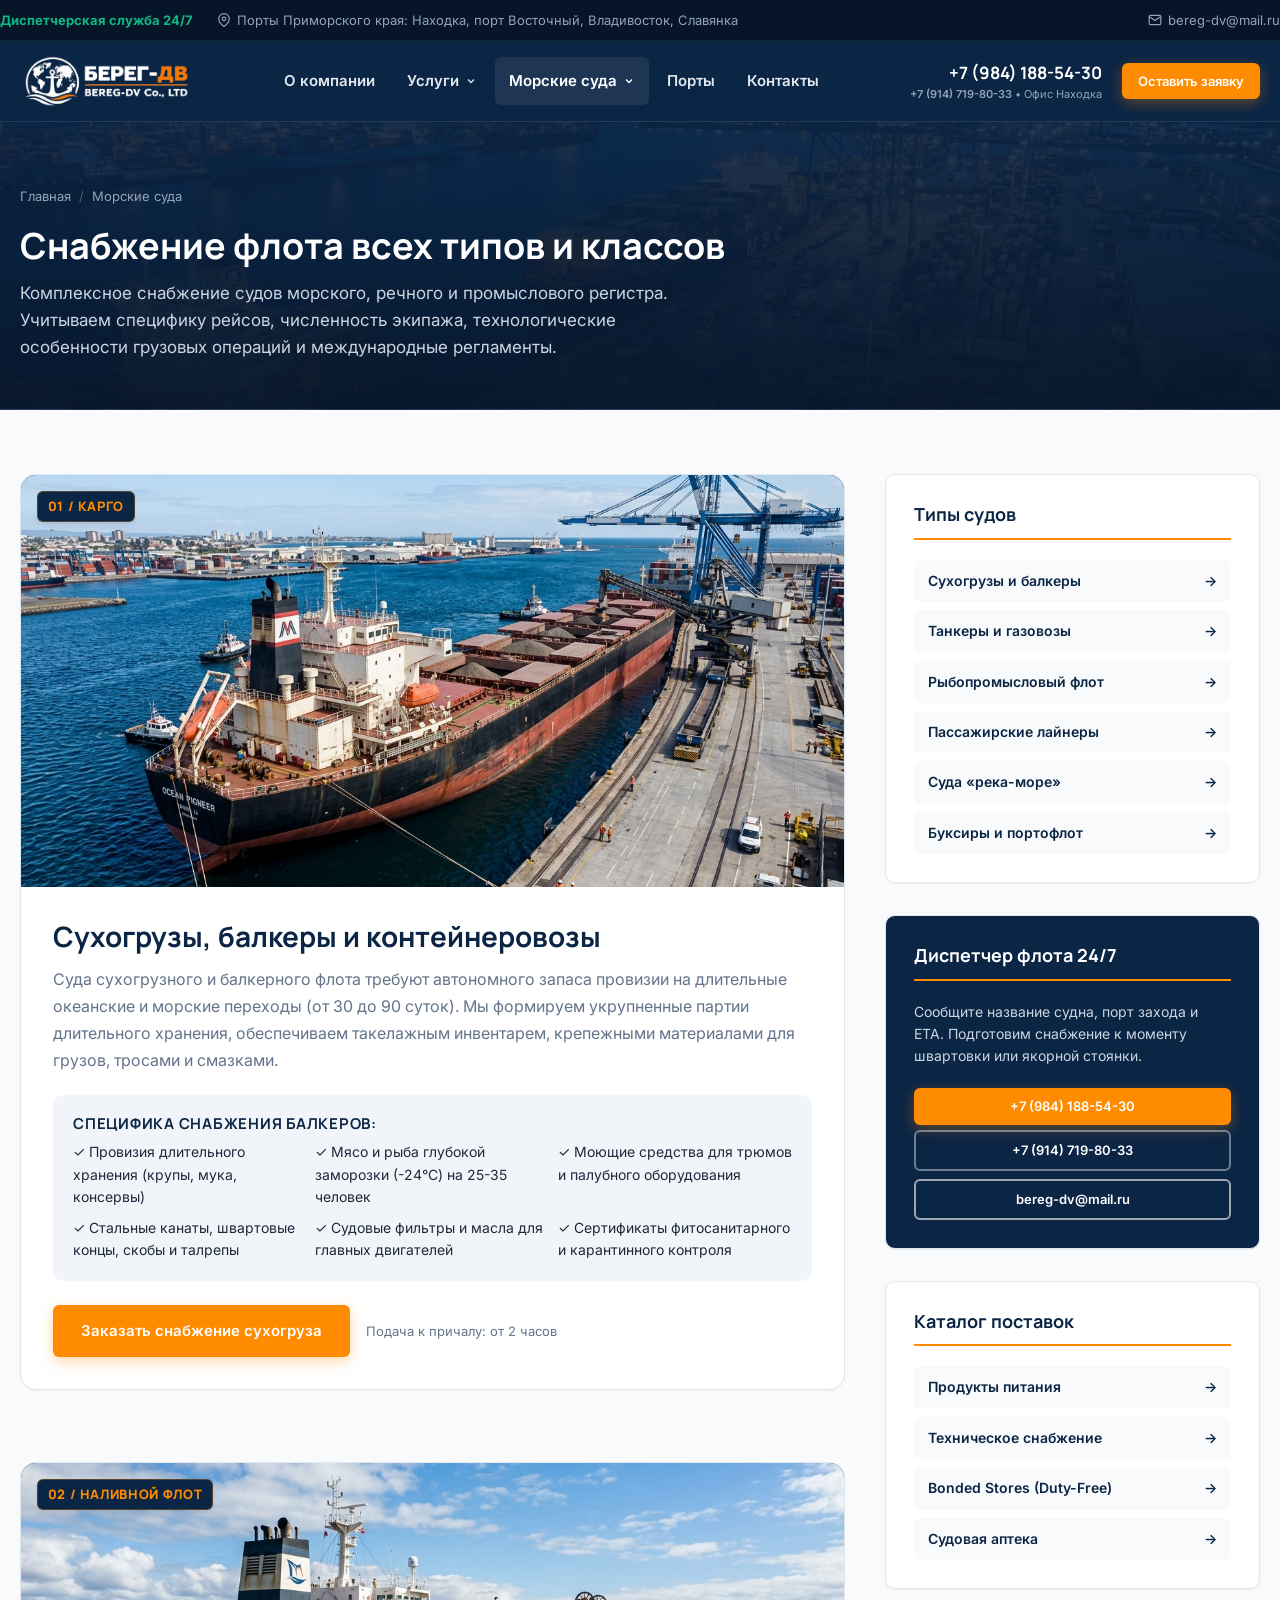
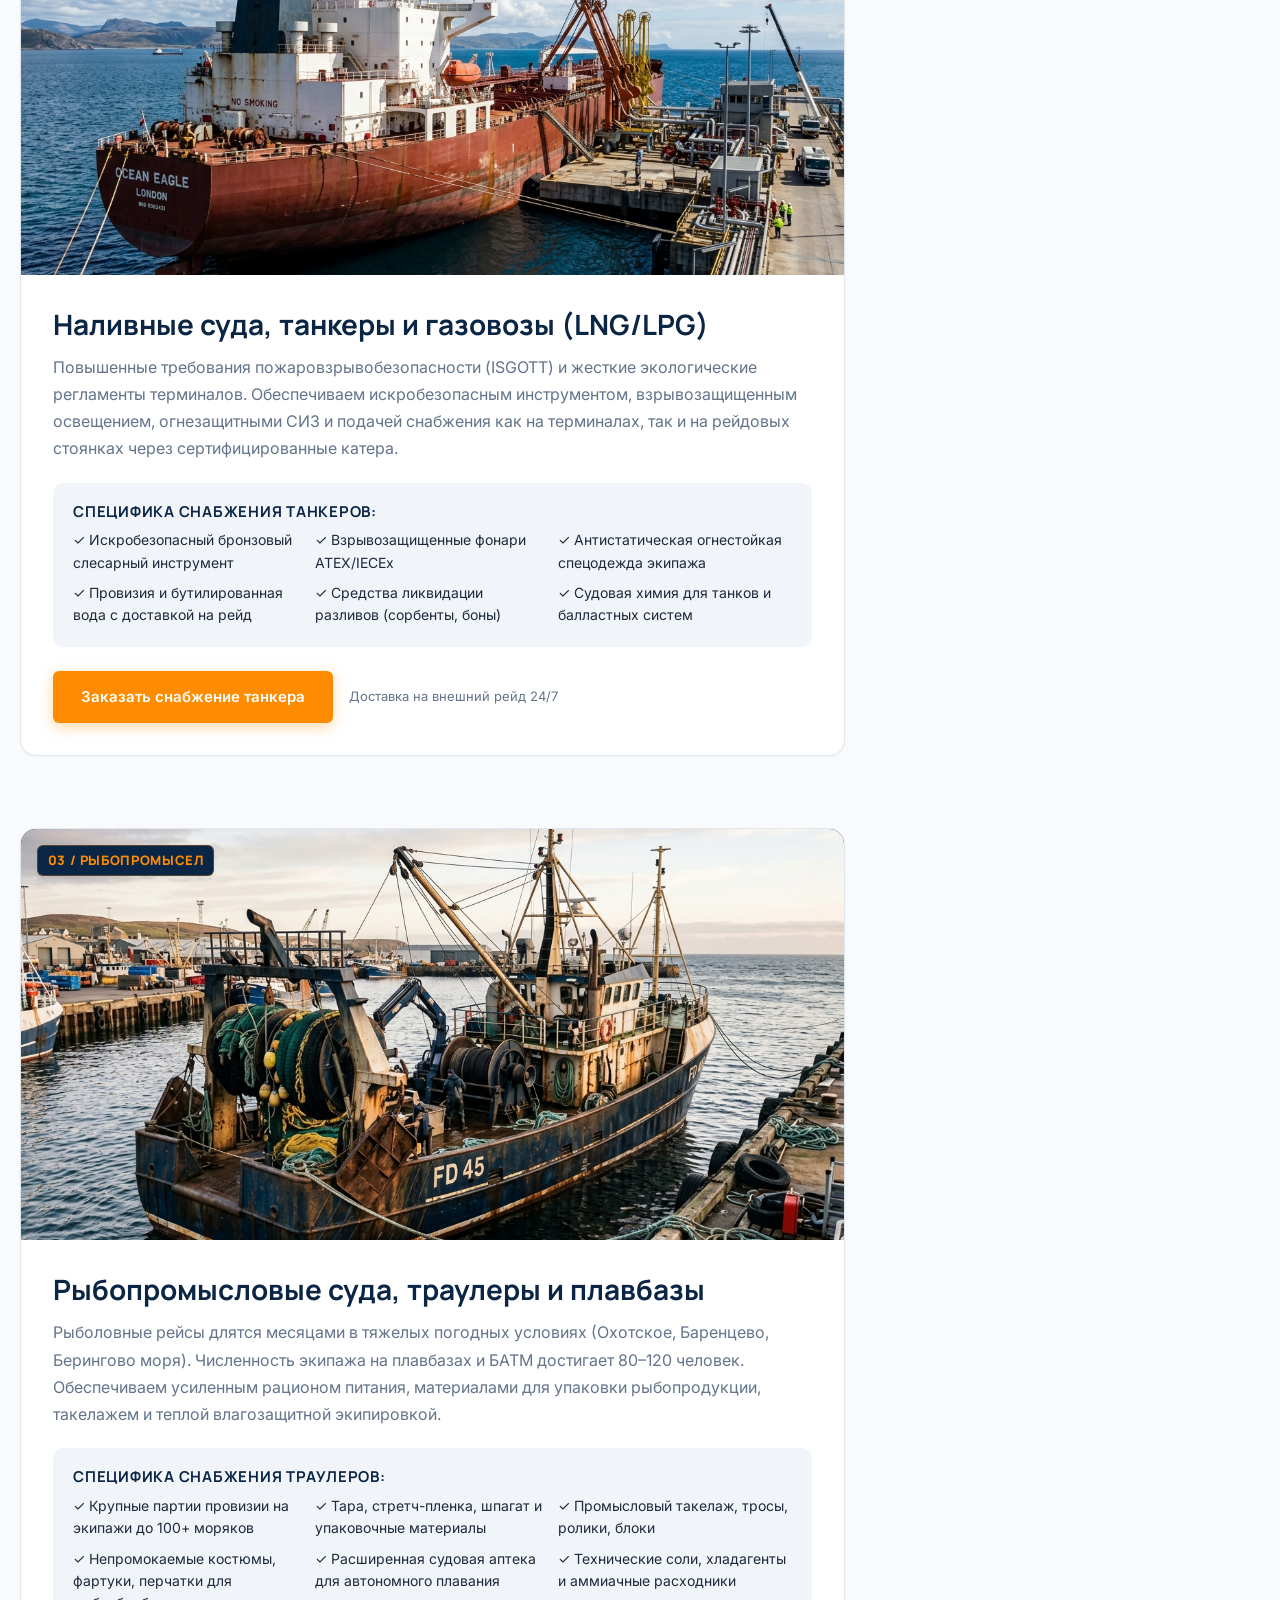
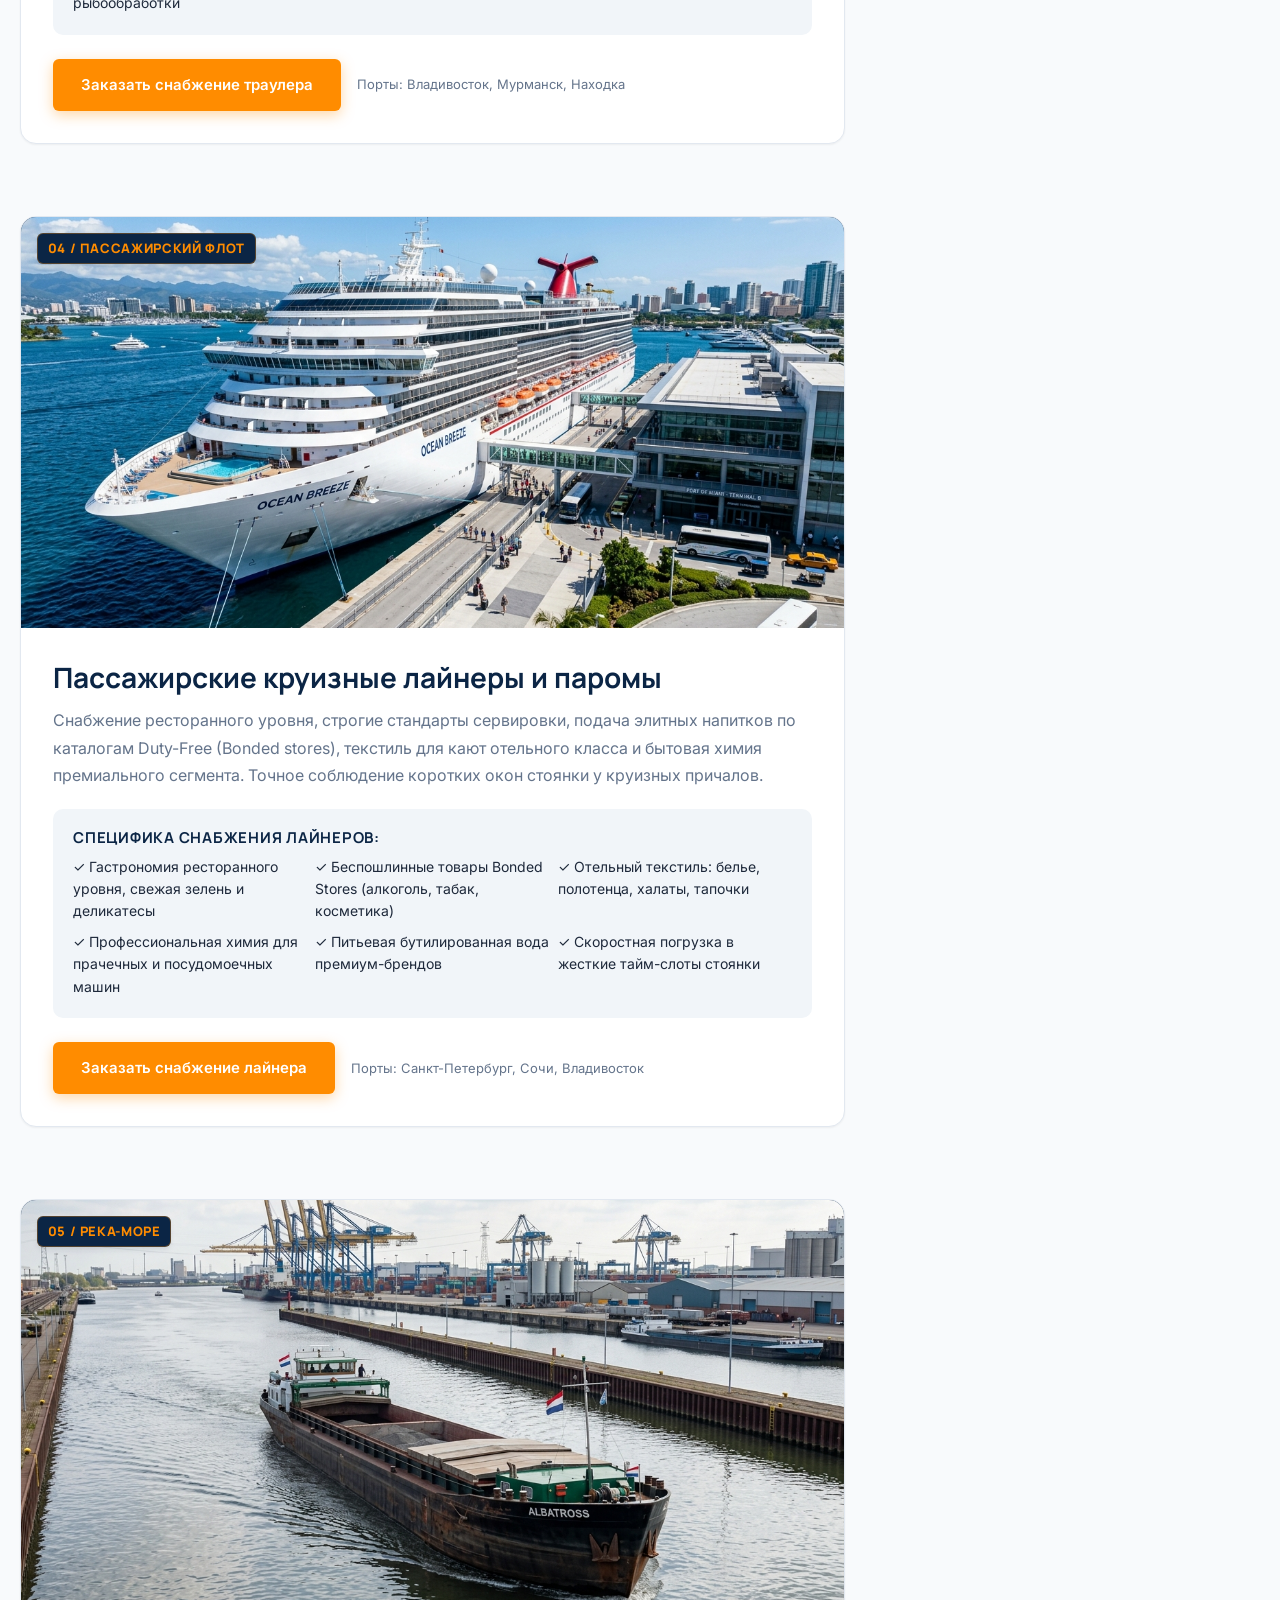
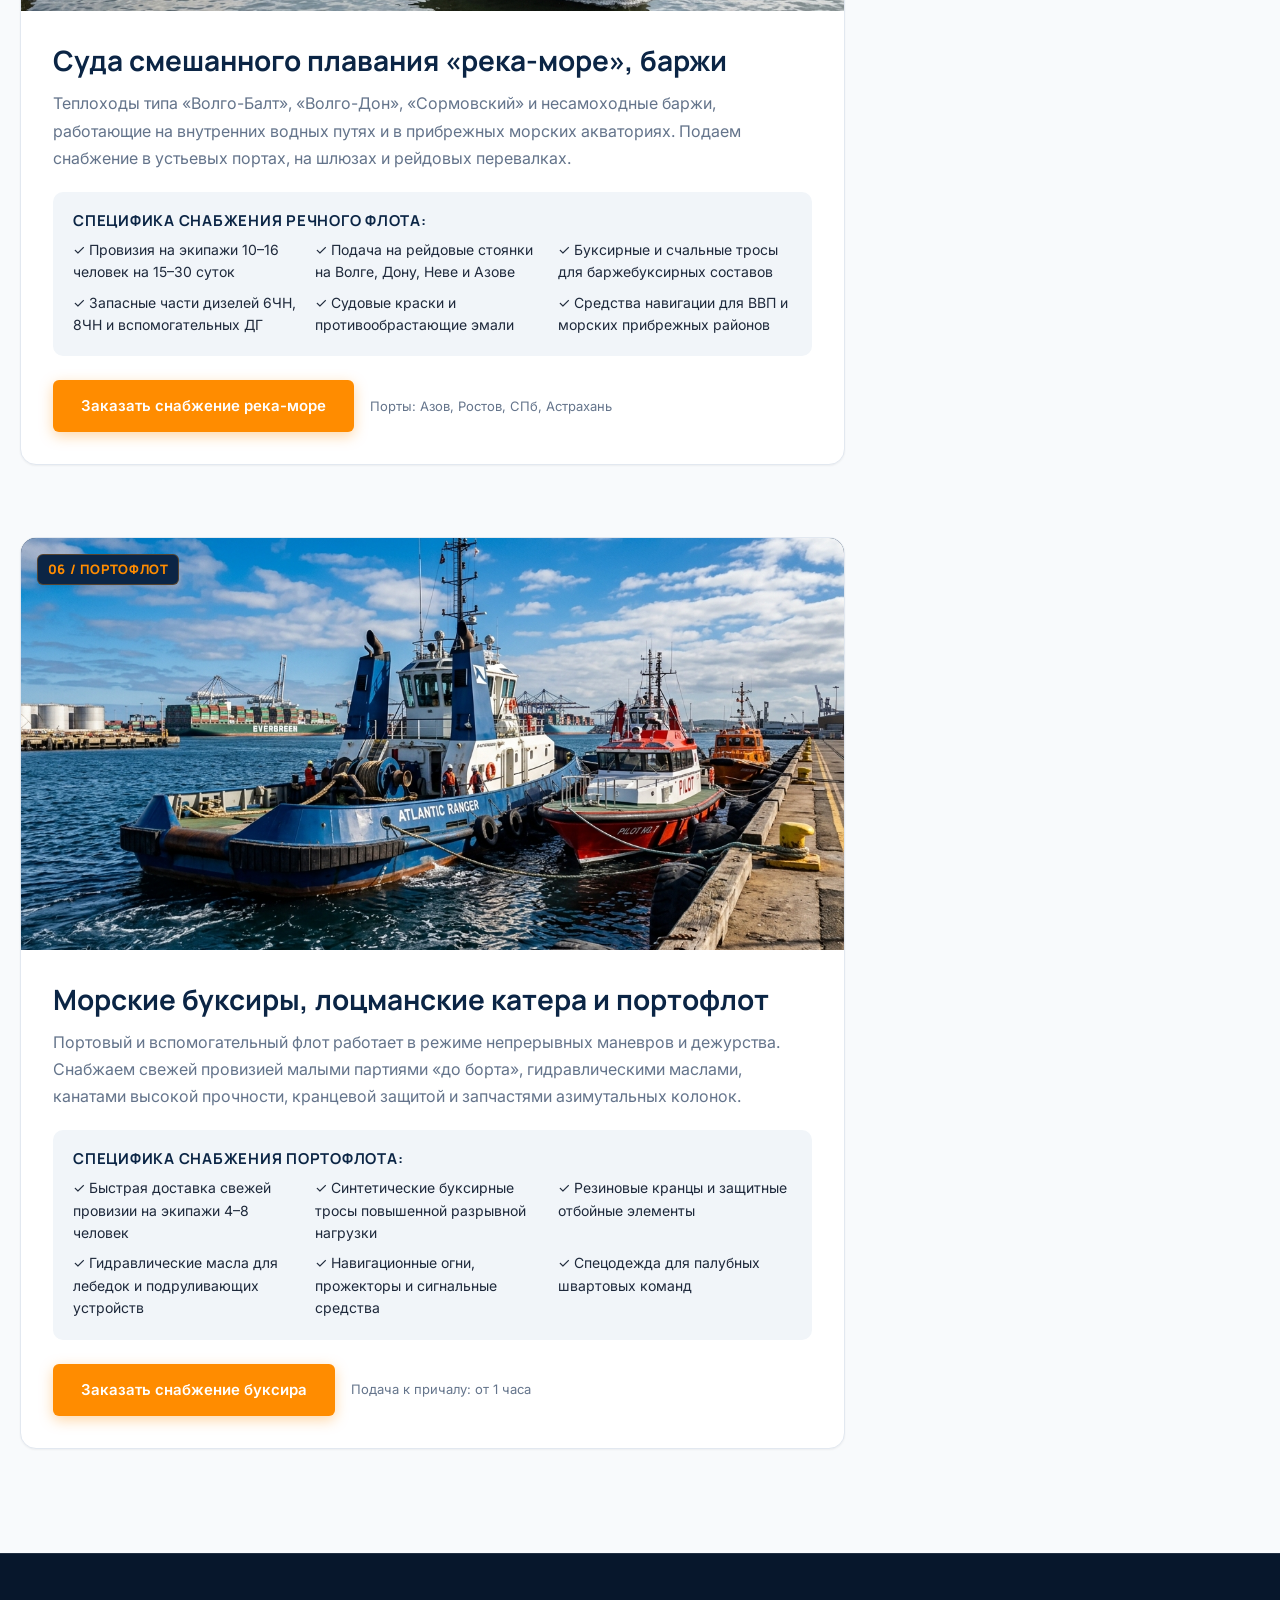
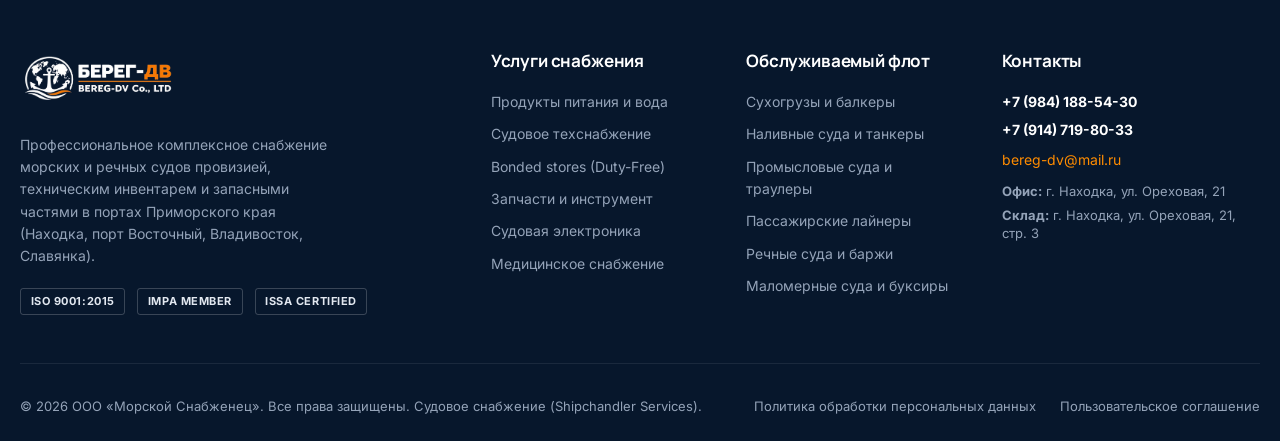
<file: vessels.html>
<!DOCTYPE html>
<html lang="ru">
<head>
  <meta charset="UTF-8">
  <meta name="viewport" content="width=device-width, initial-scale=1.0">
  <title>Морские суда — Обслуживаемый флот | Морской Снабженец</title>
  <meta name="description" content="Судовое снабжение всех типов судов: сухогрузы, балкеры, наливные танкеры, промысловые траулеры, круизные лайнеры, речные баржи и буксиры в портах Приморского края (Находка, порт Восточный, Владивосток, Славянка).">
  
  <link rel="icon" type="image/svg+xml" href="assets/img/favicon.svg">
  <link rel="preconnect" href="https://fonts.googleapis.com">
  <link rel="preconnect" href="https://fonts.gstatic.com" crossorigin>
  <link href="https://fonts.googleapis.com/css2?family=Inter:wght@400;500;600;700&family=Manrope:wght@600;700;800&display=swap" rel="stylesheet">
  <link rel="stylesheet" href="assets/css/style.css">
</head>
<body>

  <!-- ==================== TOPBAR ==================== -->
  <div class="topbar">
    <div class="container topbar__inner">
      <div class="topbar__contacts">
        <div class="topbar__item badge-247">
          <span>Диспетчерская служба 24/7</span>
        </div>
        <div class="topbar__item">
          <svg width="14" height="14" viewBox="0 0 24 24" fill="none" stroke="currentColor" stroke-width="2"><path d="M21 10c0 7-9 13-9 13s-9-6-9-13a9 9 0 0 1 18 0z"/><circle cx="12" cy="10" r="3"/></svg>
          <span>Порты Приморского края: Находка, порт Восточный, Владивосток, Славянка</span>
        </div>
      </div>
      <div class="topbar__meta">
        <div class="topbar__item">
          <svg width="14" height="14" viewBox="0 0 24 24" fill="none" stroke="currentColor" stroke-width="2"><path d="M4 4h16c1.1 0 2 .9 2 2v12c0 1.1-.9 2-2 2H4c-1.1 0-2-.9-2-2V6c0-1.1.9-2 2-2z"/><polyline points="22,6 12,13 2,6"/></svg>
          <a href="mailto:bereg-dv@mail.ru">bereg-dv@mail.ru</a>
        </div>
      </div>
    </div>
  </div>

  <!-- ==================== HEADER ==================== -->
  <header class="header">
    <div class="container header__inner">
      <a href="index.html" class="logo" aria-label="Главная страница">
        <img src="assets/img/logo.png" alt="Берег-ДВ — Морской снабженец" class="logo__img" width="134" height="48">
      </a>

      <nav class="nav" id="main-nav" aria-label="Главная навигация">
        <ul class="nav__list">
          <li class="nav__item">
            <a href="about.html" class="nav__link">О компании</a>
          </li>
          <li class="nav__item">
            <a href="index.html#services" class="nav__link">
              <span>Услуги</span>
              <svg width="12" height="12" viewBox="0 0 24 24" fill="none" stroke="currentColor" stroke-width="2.5"><polyline points="6 9 12 15 18 9"/></svg>
            </a>
            <ul class="nav__dropdown">
              <li class="nav__dropdown-item"><a href="service-provisions.html">Доставка продуктов питания</a></li>
              <li class="nav__dropdown-item"><a href="service-technical.html">Судовое техническое снабжение</a></li>
              <li class="nav__dropdown-item"><a href="service-medicine.html">Доставка медикаментов</a></li>
              <li class="nav__dropdown-item"><a href="service-spare-parts.html">Доставка запчастей и инструмента</a></li>
              <li class="nav__dropdown-item"><a href="service-electronics.html">Судовая электроника и навигация</a></li>
              <li class="nav__dropdown-item"><a href="service-workwear.html">Спецодежда и СИЗ экипажа</a></li>
              <li class="nav__dropdown-item"><a href="service-household.html">Хозяйственные товары и химия</a></li>
            </ul>
          </li>
          <li class="nav__item">
            <a href="vessels.html" class="nav__link nav__link--active">
              <span>Морские суда</span>
              <svg width="12" height="12" viewBox="0 0 24 24" fill="none" stroke="currentColor" stroke-width="2.5"><polyline points="6 9 12 15 18 9"/></svg>
            </a>
            <ul class="nav__dropdown">
              <li class="nav__dropdown-item"><a href="vessels.html#bulk">Сухогрузы и балкеры</a></li>
              <li class="nav__dropdown-item"><a href="vessels.html#tankers">Наливные суда и танкеры</a></li>
              <li class="nav__dropdown-item"><a href="vessels.html#trawlers">Промысловые суда и траулеры</a></li>
              <li class="nav__dropdown-item"><a href="vessels.html#passenger">Пассажирские лайнеры</a></li>
              <li class="nav__dropdown-item"><a href="vessels.html#river">Речные суда и баржи</a></li>
              <li class="nav__dropdown-item"><a href="vessels.html#tugs">Маломерные суда и буксиры</a></li>
            </ul>
          </li>
          <li class="nav__item">
            <a href="index.html#ports" class="nav__link">Порты</a>
          </li>
          <li class="nav__item">
            <a href="contacts.html" class="nav__link">Контакты</a>
          </li>
        </ul>
      </nav>

      <div class="header__actions">
        <div class="header__phone">
          <a href="tel:+79841885430" class="header__phone-link">+7 (984) 188-54-30</a>
          <span class="header__phone-label"><a href="tel:+79147198033" style="color:inherit; font-weight:600;">+7 (914) 719-80-33</a> &bull; Офис Находка</span>
        </div>
        <a href="index.html#order-form" class="btn btn--primary btn--sm">Оставить заявку</a>
        
        <button type="button" class="header__toggle" aria-label="Открыть меню" aria-expanded="false" aria-controls="main-nav">
          <span></span>
          <span></span>
          <span></span>
        </button>
      </div>
    </div>
  </header>

  <!-- ==================== PAGE HERO ==================== -->
  <section class="page-hero">
    <div class="container">
      <nav class="breadcrumbs" aria-label="Хлебные крошки">
        <a href="index.html">Главная</a>
        <span class="breadcrumbs__sep">/</span>
        <span>Морские суда</span>
      </nav>
      <h1 class="page-hero__title">Снабжение флота всех типов и классов</h1>
      <p class="page-hero__desc">
        Комплексное снабжение судов морского, речного и промыслового регистра. Учитываем специфику рейсов, численность экипажа, технологические особенности грузовых операций и международные регламенты.
      </p>
    </div>
  </section>

  <!-- ==================== MAIN CONTENT ==================== -->
  <section class="section">
    <div class="container">
      <div class="content-sidebar-layout">
        
        <div class="main-content">
          
          <!-- 1. BULK CARRIERS -->
          <article class="service-card" id="bulk" style="margin-bottom: 2.5rem; overflow: hidden;">
            <div class="service-card__image-wrap" style="padding-top: 50%;">
              <img src="assets/img/vessels/vessel-bulk.jpg" alt="Сухогрузы и балкеры" class="service-card__image" loading="lazy">
              <span class="service-card__num">01 / КАРГО</span>
            </div>
            <div class="service-card__content" style="padding: 2rem;">
              <h2 style="font-size: 1.75rem; margin-bottom: 0.75rem; color: var(--color-primary);">Сухогрузы, балкеры и контейнеровозы</h2>
              <p style="color: var(--color-text-muted); line-height: 1.7; margin-bottom: 1.25rem;">
                Суда сухогрузного и балкерного флота требуют автономного запаса провизии на длительные океанские и морские переходы (от 30 до 90 суток). Мы формируем укрупненные партии длительного хранения, обеспечиваем такелажным инвентарем, крепежными материалами для грузов, тросами и смазками.
              </p>

              <div style="background: var(--color-bg-subtle); padding: 1.25rem; border-radius: var(--radius-md); margin-bottom: 1.5rem;">
                <h4 style="font-size: 0.9375rem; color: var(--color-primary); margin-bottom: 0.5rem; text-transform: uppercase; letter-spacing: 0.05em;">Специфика снабжения балкеров:</h4>
                <ul style="display: grid; grid-template-columns: repeat(auto-fit, minmax(220px, 1fr)); gap: 0.5rem; font-size: 0.875rem; color: var(--color-text-main);">
                  <li>✓ Провизия длительного хранения (крупы, мука, консервы)</li>
                  <li>✓ Мясо и рыба глубокой заморозки (-24°C) на 25-35 человек</li>
                  <li>✓ Моющие средства для трюмов и палубного оборудования</li>
                  <li>✓ Стальные канаты, швартовые концы, скобы и талрепы</li>
                  <li>✓ Судовые фильтры и масла для главных двигателей</li>
                  <li>✓ Сертификаты фитосанитарного и карантинного контроля</li>
                </ul>
              </div>

              <div style="display: flex; gap: 1rem; align-items: center; flex-wrap: wrap;">
                <a href="index.html#order-form" class="btn btn--primary">Заказать снабжение сухогруза</a>
                <span style="font-size: 0.8125rem; color: var(--color-text-muted);">Подача к причалу: от 2 часов</span>
              </div>
            </div>
          </article>

          <!-- 2. TANKERS -->
          <article class="service-card" id="tankers" style="margin-bottom: 2.5rem; overflow: hidden;">
            <div class="service-card__image-wrap" style="padding-top: 50%;">
              <img src="assets/img/vessels/vessel-tanker.jpg" alt="Наливные суда и танкеры" class="service-card__image" loading="lazy">
              <span class="service-card__num">02 / НАЛИВНОЙ ФЛОТ</span>
            </div>
            <div class="service-card__content" style="padding: 2rem;">
              <h2 style="font-size: 1.75rem; margin-bottom: 0.75rem; color: var(--color-primary);">Наливные суда, танкеры и газовозы (LNG/LPG)</h2>
              <p style="color: var(--color-text-muted); line-height: 1.7; margin-bottom: 1.25rem;">
                Повышенные требования пожаровзрывобезопасности (ISGOTT) и жесткие экологические регламенты терминалов. Обеспечиваем искробезопасным инструментом, взрывозащищенным освещением, огнезащитными СИЗ и подачей снабжения как на терминалах, так и на рейдовых стоянках через сертифицированные катера.
              </p>

              <div style="background: var(--color-bg-subtle); padding: 1.25rem; border-radius: var(--radius-md); margin-bottom: 1.5rem;">
                <h4 style="font-size: 0.9375rem; color: var(--color-primary); margin-bottom: 0.5rem; text-transform: uppercase; letter-spacing: 0.05em;">Специфика снабжения танкеров:</h4>
                <ul style="display: grid; grid-template-columns: repeat(auto-fit, minmax(220px, 1fr)); gap: 0.5rem; font-size: 0.875rem; color: var(--color-text-main);">
                  <li>✓ Искробезопасный бронзовый слесарный инструмент</li>
                  <li>✓ Взрывозащищенные фонари ATEX/IECEx</li>
                  <li>✓ Антистатическая огнестойкая спецодежда экипажа</li>
                  <li>✓ Провизия и бутилированная вода с доставкой на рейд</li>
                  <li>✓ Средства ликвидации разливов (сорбенты, боны)</li>
                  <li>✓ Судовая химия для танков и балластных систем</li>
                </ul>
              </div>

              <div style="display: flex; gap: 1rem; align-items: center; flex-wrap: wrap;">
                <a href="index.html#order-form" class="btn btn--primary">Заказать снабжение танкера</a>
                <span style="font-size: 0.8125rem; color: var(--color-text-muted);">Доставка на внешний рейд 24/7</span>
              </div>
            </div>
          </article>

          <!-- 3. TRAWLERS -->
          <article class="service-card" id="trawlers" style="margin-bottom: 2.5rem; overflow: hidden;">
            <div class="service-card__image-wrap" style="padding-top: 50%;">
              <img src="assets/img/vessels/vessel-trawler.jpg" alt="Промысловые суда и траулеры" class="service-card__image" loading="lazy">
              <span class="service-card__num">03 / РЫБОПРОМЫСЕЛ</span>
            </div>
            <div class="service-card__content" style="padding: 2rem;">
              <h2 style="font-size: 1.75rem; margin-bottom: 0.75rem; color: var(--color-primary);">Рыбопромысловые суда, траулеры и плавбазы</h2>
              <p style="color: var(--color-text-muted); line-height: 1.7; margin-bottom: 1.25rem;">
                Рыболовные рейсы длятся месяцами в тяжелых погодных условиях (Охотское, Баренцево, Берингово моря). Численность экипажа на плавбазах и БАТМ достигает 80–120 человек. Обеспечиваем усиленным рационом питания, материалами для упаковки рыбопродукции, такелажем и теплой влагозащитной экипировкой.
              </p>

              <div style="background: var(--color-bg-subtle); padding: 1.25rem; border-radius: var(--radius-md); margin-bottom: 1.5rem;">
                <h4 style="font-size: 0.9375rem; color: var(--color-primary); margin-bottom: 0.5rem; text-transform: uppercase; letter-spacing: 0.05em;">Специфика снабжения траулеров:</h4>
                <ul style="display: grid; grid-template-columns: repeat(auto-fit, minmax(220px, 1fr)); gap: 0.5rem; font-size: 0.875rem; color: var(--color-text-main);">
                  <li>✓ Крупные партии провизии на экипажи до 100+ моряков</li>
                  <li>✓ Тара, стретч-пленка, шпагат и упаковочные материалы</li>
                  <li>✓ Промысловый такелаж, тросы, ролики, блоки</li>
                  <li>✓ Непромокаемые костюмы, фартуки, перчатки для рыбообработки</li>
                  <li>✓ Расширенная судовая аптека для автономного плавания</li>
                  <li>✓ Технические соли, хладагенты и аммиачные расходники</li>
                </ul>
              </div>

              <div style="display: flex; gap: 1rem; align-items: center; flex-wrap: wrap;">
                <a href="index.html#order-form" class="btn btn--primary">Заказать снабжение траулера</a>
                <span style="font-size: 0.8125rem; color: var(--color-text-muted);">Порты: Владивосток, Мурманск, Находка</span>
              </div>
            </div>
          </article>

          <!-- 4. PASSENGER CRUISE -->
          <article class="service-card" id="passenger" style="margin-bottom: 2.5rem; overflow: hidden;">
            <div class="service-card__image-wrap" style="padding-top: 50%;">
              <img src="assets/img/vessels/vessel-passenger.jpg" alt="Пассажирские лайнеры" class="service-card__image" loading="lazy">
              <span class="service-card__num">04 / ПАССАЖИРСКИЙ ФЛОТ</span>
            </div>
            <div class="service-card__content" style="padding: 2rem;">
              <h2 style="font-size: 1.75rem; margin-bottom: 0.75rem; color: var(--color-primary);">Пассажирские круизные лайнеры и паромы</h2>
              <p style="color: var(--color-text-muted); line-height: 1.7; margin-bottom: 1.25rem;">
                Снабжение ресторанного уровня, строгие стандарты сервировки, подача элитных напитков по каталогам Duty-Free (Bonded stores), текстиль для кают отельного класса и бытовая химия премиального сегмента. Точное соблюдение коротких окон стоянки у круизных причалов.
              </p>

              <div style="background: var(--color-bg-subtle); padding: 1.25rem; border-radius: var(--radius-md); margin-bottom: 1.5rem;">
                <h4 style="font-size: 0.9375rem; color: var(--color-primary); margin-bottom: 0.5rem; text-transform: uppercase; letter-spacing: 0.05em;">Специфика снабжения лайнеров:</h4>
                <ul style="display: grid; grid-template-columns: repeat(auto-fit, minmax(220px, 1fr)); gap: 0.5rem; font-size: 0.875rem; color: var(--color-text-main);">
                  <li>✓ Гастрономия ресторанного уровня, свежая зелень и деликатесы</li>
                  <li>✓ Беспошлинные товары Bonded Stores (алкоголь, табак, косметика)</li>
                  <li>✓ Отельный текстиль: белье, полотенца, халаты, тапочки</li>
                  <li>✓ Профессиональная химия для прачечных и посудомоечных машин</li>
                  <li>✓ Питьевая бутилированная вода премиум-брендов</li>
                  <li>✓ Скоростная погрузка в жесткие тайм-слоты стоянки</li>
                </ul>
              </div>

              <div style="display: flex; gap: 1rem; align-items: center; flex-wrap: wrap;">
                <a href="index.html#order-form" class="btn btn--primary">Заказать снабжение лайнера</a>
                <span style="font-size: 0.8125rem; color: var(--color-text-muted);">Порты: Санкт-Петербург, Сочи, Владивосток</span>
              </div>
            </div>
          </article>

          <!-- 5. RIVER VESSELS -->
          <article class="service-card" id="river" style="margin-bottom: 2.5rem; overflow: hidden;">
            <div class="service-card__image-wrap" style="padding-top: 50%;">
              <img src="assets/img/vessels/vessel-river.jpg" alt="Речные суда и баржи" class="service-card__image" loading="lazy">
              <span class="service-card__num">05 / РЕКА-МОРЕ</span>
            </div>
            <div class="service-card__content" style="padding: 2rem;">
              <h2 style="font-size: 1.75rem; margin-bottom: 0.75rem; color: var(--color-primary);">Суда смешанного плавания «река-море», баржи</h2>
              <p style="color: var(--color-text-muted); line-height: 1.7; margin-bottom: 1.25rem;">
                Теплоходы типа «Волго-Балт», «Волго-Дон», «Сормовский» и несамоходные баржи, работающие на внутренних водных путях и в прибрежных морских акваториях. Подаем снабжение в устьевых портах, на шлюзах и рейдовых перевалках.
              </p>

              <div style="background: var(--color-bg-subtle); padding: 1.25rem; border-radius: var(--radius-md); margin-bottom: 1.5rem;">
                <h4 style="font-size: 0.9375rem; color: var(--color-primary); margin-bottom: 0.5rem; text-transform: uppercase; letter-spacing: 0.05em;">Специфика снабжения речного флота:</h4>
                <ul style="display: grid; grid-template-columns: repeat(auto-fit, minmax(220px, 1fr)); gap: 0.5rem; font-size: 0.875rem; color: var(--color-text-main);">
                  <li>✓ Провизия на экипажи 10–16 человек на 15–30 суток</li>
                  <li>✓ Подача на рейдовые стоянки на Волге, Дону, Неве и Азове</li>
                  <li>✓ Буксирные и счальные тросы для баржебуксирных составов</li>
                  <li>✓ Запасные части дизелей 6ЧН, 8ЧН и вспомогательных ДГ</li>
                  <li>✓ Судовые краски и противообрастающие эмали</li>
                  <li>✓ Средства навигации для ВВП и морских прибрежных районов</li>
                </ul>
              </div>

              <div style="display: flex; gap: 1rem; align-items: center; flex-wrap: wrap;">
                <a href="index.html#order-form" class="btn btn--primary">Заказать снабжение река-море</a>
                <span style="font-size: 0.8125rem; color: var(--color-text-muted);">Порты: Азов, Ростов, СПб, Астрахань</span>
              </div>
            </div>
          </article>

          <!-- 6. TUGS AND HARBOR CRAFT -->
          <article class="service-card" id="tugs" style="margin-bottom: 2.5rem; overflow: hidden;">
            <div class="service-card__image-wrap" style="padding-top: 50%;">
              <img src="assets/img/vessels/vessel-tug.jpg" alt="Маломерные суда и буксиры" class="service-card__image" loading="lazy">
              <span class="service-card__num">06 / ПОРТОФЛОТ</span>
            </div>
            <div class="service-card__content" style="padding: 2rem;">
              <h2 style="font-size: 1.75rem; margin-bottom: 0.75rem; color: var(--color-primary);">Морские буксиры, лоцманские катера и портофлот</h2>
              <p style="color: var(--color-text-muted); line-height: 1.7; margin-bottom: 1.25rem;">
                Портовый и вспомогательный флот работает в режиме непрерывных маневров и дежурства. Снабжаем свежей провизией малыми партиями «до борта», гидравлическими маслами, канатами высокой прочности, кранцевой защитой и запчастями азимутальных колонок.
              </p>

              <div style="background: var(--color-bg-subtle); padding: 1.25rem; border-radius: var(--radius-md); margin-bottom: 1.5rem;">
                <h4 style="font-size: 0.9375rem; color: var(--color-primary); margin-bottom: 0.5rem; text-transform: uppercase; letter-spacing: 0.05em;">Специфика снабжения портофлота:</h4>
                <ul style="display: grid; grid-template-columns: repeat(auto-fit, minmax(220px, 1fr)); gap: 0.5rem; font-size: 0.875rem; color: var(--color-text-main);">
                  <li>✓ Быстрая доставка свежей провизии на экипажи 4–8 человек</li>
                  <li>✓ Синтетические буксирные тросы повышенной разрывной нагрузки</li>
                  <li>✓ Резиновые кранцы и защитные отбойные элементы</li>
                  <li>✓ Гидравлические масла для лебедок и подруливающих устройств</li>
                  <li>✓ Навигационные огни, прожекторы и сигнальные средства</li>
                  <li>✓ Спецодежда для палубных швартовых команд</li>
                </ul>
              </div>

              <div style="display: flex; gap: 1rem; align-items: center; flex-wrap: wrap;">
                <a href="index.html#order-form" class="btn btn--primary">Заказать снабжение буксира</a>
                <span style="font-size: 0.8125rem; color: var(--color-text-muted);">Подача к причалу: от 1 часа</span>
              </div>
            </div>
          </article>

        </div>

        <!-- Sidebar -->
        <aside class="sidebar">
          <div class="sidebar-widget">
            <h4 class="sidebar-widget__title">Типы судов</h4>
            <div class="sidebar-menu">
              <a href="#bulk"><span>Сухогрузы и балкеры</span> <span>→</span></a>
              <a href="#tankers"><span>Танкеры и газовозы</span> <span>→</span></a>
              <a href="#trawlers"><span>Рыбопромысловый флот</span> <span>→</span></a>
              <a href="#passenger"><span>Пассажирские лайнеры</span> <span>→</span></a>
              <a href="#river"><span>Суда «река-море»</span> <span>→</span></a>
              <a href="#tugs"><span>Буксиры и портофлот</span> <span>→</span></a>
            </div>
          </div>

          <div class="sidebar-widget" style="background: var(--color-bg-navy); color: #FFFFFF;">
            <h4 class="sidebar-widget__title" style="color: #FFFFFF; border-color: var(--color-accent);">Диспетчер флота 24/7</h4>
            <p style="font-size: 0.875rem; color: #CBD5E1; margin-bottom: 1.25rem;">
              Сообщите название судна, порт захода и ETA. Подготовим снабжение к моменту швартовки или якорной стоянки.
            </p>
            <a href="tel:+79841885430" class="btn btn--primary btn--full btn--sm" style="margin-bottom: 0.35rem;">+7 (984) 188-54-30</a>
            <a href="tel:+79147198033" class="btn btn--outline btn--full btn--sm" style="margin-bottom: 0.5rem; color:#FFFFFF; border-color:rgba(255,255,255,0.4);">+7 (914) 719-80-33</a>
            <a href="mailto:bereg-dv@mail.ru" class="btn btn--outline btn--full btn--sm">bereg-dv@mail.ru</a>
          </div>

          <div class="sidebar-widget">
            <h4 class="sidebar-widget__title">Каталог поставок</h4>
            <div class="sidebar-menu">
              <a href="service-provisions.html"><span>Продукты питания</span> <span>→</span></a>
              <a href="service-technical.html"><span>Техническое снабжение</span> <span>→</span></a>
              <a href="service-provisions.html"><span>Bonded Stores (Duty-Free)</span> <span>→</span></a>
              <a href="service-medicine.html"><span>Судовая аптека</span> <span>→</span></a>
            </div>
          </div>
        </aside>

      </div>
    </div>
  </section>

  <!-- ==================== FOOTER ==================== -->
  <footer class="footer">
    <div class="container">
      <div class="footer-grid">
        <div class="footer-col">
          <a href="index.html" class="logo">
            <img src="assets/img/logo.png" alt="Берег-ДВ — Морской снабженец" class="logo__img" width="134" height="48">
          </a>
          <p class="footer-brand__desc">
            Профессиональное комплексное снабжение морских и речных судов провизией, техническим инвентарем и запасными частями в портах Приморского края (Находка, порт Восточный, Владивосток, Славянка).
          </p>
          <div class="footer-certs">
            <span class="cert-pill">ISO 9001:2015</span>
            <span class="cert-pill">IMPA MEMBER</span>
            <span class="cert-pill">ISSA CERTIFIED</span>
          </div>
        </div>

        <div class="footer-col">
          <h4 class="footer-col__title">Услуги снабжения</h4>
          <ul class="footer-menu">
            <li><a href="service-provisions.html">Продукты питания и вода</a></li>
            <li><a href="service-technical.html">Судовое техснабжение</a></li>
            <li><a href="service-provisions.html">Bonded stores (Duty-Free)</a></li>
            <li><a href="service-spare-parts.html">Запчасти и инструмент</a></li>
            <li><a href="service-electronics.html">Судовая электроника</a></li>
            <li><a href="service-medicine.html">Медицинское снабжение</a></li>
          </ul>
        </div>

        <div class="footer-col">
          <h4 class="footer-col__title">Обслуживаемый флот</h4>
          <ul class="footer-menu">
            <li><a href="vessels.html#bulk">Сухогрузы и балкеры</a></li>
            <li><a href="vessels.html#tankers">Наливные суда и танкеры</a></li>
            <li><a href="vessels.html#trawlers">Промысловые суда и траулеры</a></li>
            <li><a href="vessels.html#passenger">Пассажирские лайнеры</a></li>
            <li><a href="vessels.html#river">Речные суда и баржи</a></li>
            <li><a href="vessels.html#tugs">Маломерные суда и буксиры</a></li>
          </ul>
        </div>

        <div class="footer-col">
          <h4 class="footer-col__title">Контакты</h4>
          <p style="margin-bottom: 0.35rem; color: #FFFFFF; font-weight: 700;">
            <a href="tel:+79841885430" style="color: #FFFFFF;">+7 (984) 188-54-30</a>
          </p>
          <p style="margin-bottom: 0.5rem; color: #FFFFFF; font-weight: 700;">
            <a href="tel:+79147198033" style="color: #FFFFFF;">+7 (914) 719-80-33</a>
          </p>
          <p style="margin-bottom: 0.65rem;">
            <a href="mailto:bereg-dv@mail.ru" style="color: var(--color-accent);">bereg-dv@mail.ru</a>
          </p>
          <p style="font-size: 0.8125rem; line-height: 1.4; color: #94A3B8; margin-bottom: 0.35rem;">
            <strong>Офис:</strong> г. Находка, ул. Ореховая, 21
          </p>
          <p style="font-size: 0.8125rem; line-height: 1.4; color: #94A3B8;">
            <strong>Склад:</strong> г. Находка, ул. Ореховая, 21, стр. 3
          </p>
        </div>
      </div>

      <div class="footer-bottom">
        <div>© 2026 ООО «Морской Снабженец». Все права защищены. Судовое снабжение (Shipchandler Services).</div>
        <div class="footer-bottom__links">
          <a href="#">Политика обработки персональных данных</a>
          <a href="#">Пользовательское соглашение</a>
        </div>
      </div>
    </div>
  </footer>

  <script src="assets/js/main.js"></script>
</body>
</html>
</file>
<file: assets/css/style.css>
/* ==========================================================================
   SHIPCHANDLER PRO - MODERN MARITIME SUPPLY CSS
   Clean semantic stylesheet with BEM methodology & responsive layout
   ========================================================================== */

/* --- 1. CSS VARIABLES & DESIGN TOKENS --- */
:root {
  /* Color Palette */
  --color-primary: #0B2545;
  --color-primary-dark: #061528;
  --color-primary-light: #133A6B;
  --color-secondary: #134074;
  --color-secondary-light: #1D5393;
  --color-accent: #FF8C00;
  --color-accent-hover: #E67E00;
  --color-accent-light: #FFF4E5;
  --color-accent-gold: #F5A623;
  
  /* Status Colors */
  --color-success: #10B981;
  --color-danger: #EF4444;
  --color-info: #0284C7;
  
  /* Neutral & Grayscale */
  --color-text-main: #1E293B;
  --color-text-muted: #64748B;
  --color-text-light: #94A3B8;
  --color-text-inverse: #FFFFFF;
  
  --color-bg-body: #F8FAFC;
  --color-bg-surface: #FFFFFF;
  --color-bg-subtle: #F1F5F9;
  --color-bg-navy: #0B2545;
  --color-bg-navy-dark: #07172C;
  --color-bg-card: #FFFFFF;
  
  --color-border: #E2E8F0;
  --color-border-dark: #1E3A5F;
  --color-border-focus: #FF8C00;

  /* Typography */
  --font-main: 'Inter', system-ui, -apple-system, BlinkMacSystemFont, 'Segoe UI', Roboto, Oxygen, Ubuntu, Cantarell, sans-serif;
  --font-heading: 'Manrope', 'Inter', system-ui, -apple-system, sans-serif;
  
  /* Spacing */
  --spacing-xs: 0.25rem;   /* 4px */
  --spacing-sm: 0.5rem;    /* 8px */
  --spacing-md: 1rem;      /* 16px */
  --spacing-lg: 1.5rem;    /* 24px */
  --spacing-xl: 2.5rem;    /* 40px */
  --spacing-2xl: 4rem;     /* 64px */
  --spacing-3xl: 6rem;     /* 96px */
  
  /* Layout */
  --container-max-width: 1320px;
  --header-height: 80px;
  --topbar-height: 40px;
  --radius-sm: 6px;
  --radius-md: 10px;
  --radius-lg: 16px;
  --radius-full: 9999px;
  
  /* Elevation / Shadows */
  --shadow-sm: 0 1px 2px 0 rgba(0, 0, 0, 0.05);
  --shadow-md: 0 4px 6px -1px rgba(11, 37, 69, 0.08), 0 2px 4px -2px rgba(11, 37, 69, 0.05);
  --shadow-lg: 0 10px 15px -3px rgba(11, 37, 69, 0.1), 0 4px 6px -4px rgba(11, 37, 69, 0.05);
  --shadow-xl: 0 20px 25px -5px rgba(11, 37, 69, 0.12), 0 8px 10px -6px rgba(11, 37, 69, 0.04);
  --shadow-glow: 0 0 20px rgba(255, 140, 0, 0.35);

  /* Transitions */
  --transition-fast: 0.15s ease;
  --transition-normal: 0.25s ease-in-out;
  --transition-slow: 0.4s cubic-bezier(0.16, 1, 0.3, 1);
}

/* --- 2. CSS RESET & BASE STYLES --- */
*, *::before, *::after {
  box-sizing: border-box;
  margin: 0;
  padding: 0;
}

html {
  font-size: 16px;
  scroll-behavior: smooth;
  -webkit-text-size-adjust: 100%;
  overflow-x: hidden;
  max-width: 100vw;
  box-sizing: border-box;
}


html.menu-open,
body.menu-open {
  overflow: hidden !important;
  height: 100% !important;
  touch-action: none;
  -webkit-overflow-scrolling: auto;
}

body {
  font-family: var(--font-main);
  color: var(--color-text-main);
  background-color: var(--color-bg-body);
  line-height: 1.6;
  font-weight: 400;
  overflow-x: hidden;
  max-width: 100vw;
  width: 100%;
  position: relative;
  box-sizing: border-box;
  -webkit-font-smoothing: antialiased;
}

img, svg, picture {
  display: block;
  max-width: 100%;
  height: auto;
}

a {
  color: inherit;
  text-decoration: none;
  transition: color var(--transition-fast);
}

ul, ol {
  list-style: none;
}

button, input, select, textarea {
  font: inherit;
  color: inherit;
}

button {
  cursor: pointer;
  border: none;
  background: none;
}

h1, h2, h3, h4, h5, h6 {
  font-family: var(--font-heading);
  color: var(--color-primary);
  line-height: 1.25;
  font-weight: 700;
}

/* --- 3. UTILITY CLASSES & CONTAINER --- */
.container {
  width: 100%;
  max-width: var(--container-max-width);
  margin-left: auto;
  margin-right: auto;
  padding-left: 1.25rem;
  padding-right: 1.25rem;
}

.section {
  padding-top: var(--spacing-2xl);
  padding-bottom: var(--spacing-2xl);
  position: relative;
}

.section--navy {
  background-color: var(--color-bg-navy);
  color: var(--color-text-inverse);
}

.section--navy h1,
.section--navy h2,
.section--navy h3,
.section--navy h4 {
  color: var(--color-text-inverse);
}

.section--light {
  background-color: var(--color-bg-subtle);
}

.section__header {
  text-align: center;
  max-width: 760px;
  margin: 0 auto var(--spacing-xl);
}

.section__badge {
  display: inline-flex;
  align-items: center;
  gap: 0.5rem;
  padding: 0.35rem 0.85rem;
  font-size: 0.8125rem;
  font-weight: 600;
  letter-spacing: 0.05em;
  text-transform: uppercase;
  border-radius: var(--radius-full);
  background-color: var(--color-accent-light);
  color: var(--color-accent);
  margin-bottom: 0.75rem;
}

.section--navy .section__badge {
  background-color: rgba(255, 140, 0, 0.15);
  color: var(--color-accent);
}

.section__title {
  font-size: 2rem;
  margin-bottom: 1rem;
  letter-spacing: -0.02em;
}

.section__subtitle {
  font-size: 1.0625rem;
  color: var(--color-text-muted);
}

.section--navy .section__subtitle {
  color: var(--color-text-light);
}

/* --- 4. BUTTONS & BADGES --- */
.btn {
  display: inline-flex;
  align-items: center;
  justify-content: center;
  gap: 0.5rem;
  padding: 0.875rem 1.75rem;
  font-size: 0.9375rem;
  font-weight: 600;
  border-radius: var(--radius-sm);
  transition: all var(--transition-normal);
  text-align: center;
  white-space: nowrap;
}

.btn--primary {
  background-color: var(--color-accent);
  color: #FFFFFF;
  box-shadow: 0 4px 14px rgba(255, 140, 0, 0.35);
}

.btn--primary:hover {
  background-color: var(--color-accent-hover);
  box-shadow: 0 6px 20px rgba(255, 140, 0, 0.45);
  transform: translateY(-2px);
  color: #FFFFFF;
}

.btn--secondary {
  background-color: var(--color-secondary);
  color: #FFFFFF;
}

.btn--secondary:hover {
  background-color: var(--color-secondary-light);
  transform: translateY(-2px);
  color: #FFFFFF;
}

.btn--outline {
  border: 2px solid rgba(255, 255, 255, 0.6);
  color: #FFFFFF;
  background-color: transparent;
}

.btn--outline:hover {
  border-color: #FFFFFF;
  background-color: rgba(255, 255, 255, 0.1);
  color: #FFFFFF;
}

.btn--outline-navy {
  border: 2px solid var(--color-primary);
  color: var(--color-primary);
  background-color: transparent;
}

.btn--outline-navy:hover {
  background-color: var(--color-primary);
  color: #FFFFFF;
}

.btn--sm {
  padding: 0.5rem 1rem;
  font-size: 0.8125rem;
}

.btn--lg {
  padding: 1.125rem 2.25rem;
  font-size: 1.0625rem;
}

.btn--full {
  width: 100%;
}

.badge-247 {
  display: inline-flex;
  align-items: center;
  gap: 0.4rem;
  font-size: 0.8125rem;
  font-weight: 700;
  color: #10B981;
}

/* --- 14. CONTACTS SECTION (REDESIGNED) --- */
.contacts-grid-modern {
  display: grid;
  grid-template-columns: 1fr;
  gap: 2rem;
}

.contacts-dispatch-card {
  background: linear-gradient(135deg, var(--color-bg-navy) 0%, #102A4E 100%);
  border: 1px solid rgba(255, 140, 0, 0.3);
  border-radius: var(--radius-lg);
  padding: 2.25rem;
  color: #FFFFFF;
  position: relative;
  overflow: hidden;
  box-shadow: var(--shadow-xl);
}

.contacts-dispatch-card::after {
  content: '';
  position: absolute;
  top: -50px;
  right: -50px;
  width: 150px;
  height: 150px;
  background: radial-gradient(circle, rgba(255, 140, 0, 0.15) 0%, transparent 70%);
  border-radius: 50%;
  pointer-events: none;
}

.dispatch-badge {
  display: inline-flex;
  align-items: center;
  gap: 0.5rem;
  background: rgba(255, 140, 0, 0.15);
  border: 1px solid rgba(255, 140, 0, 0.4);
  color: #FFA500;
  padding: 0.35rem 0.85rem;
  border-radius: var(--radius-full);
  font-size: 0.8125rem;
  font-weight: 700;
  margin-bottom: 1.25rem;
  text-transform: uppercase;
  letter-spacing: 0.05em;
}

.dispatch-phone-huge {
  font-family: var(--font-heading);
  font-size: 2rem;
  font-weight: 800;
  color: #FFFFFF;
  display: block;
  margin-bottom: 0.25rem;
  transition: color var(--transition-fast);
}

.dispatch-phone-huge:hover {
  color: var(--color-accent);
}

.dispatch-sub {
  font-size: 0.875rem;
  color: #CBD5E1;
  margin-bottom: 1.5rem;
}

.channel-tag {
  display: inline-flex;
  align-items: center;
  gap: 0.5rem;
  background: rgba(255, 255, 255, 0.08);
  padding: 0.4rem 0.75rem;
  border-radius: var(--radius-sm);
  font-size: 0.8125rem;
  color: #E2E8F0;
  border: 1px solid rgba(255, 255, 255, 0.12);
  margin-bottom: 1.5rem;
}

.contacts-dept-grid {
  display: grid;
  grid-template-columns: 1fr;
  gap: 0.875rem;
  margin-top: 1.5rem;
}

.dept-card {
  background: rgba(255, 255, 255, 0.05);
  border: 1px solid rgba(255, 255, 255, 0.12);
  border-radius: var(--radius-md);
  padding: 1.125rem 1.25rem;
  display: flex;
  flex-direction: column;
  gap: 0.75rem;
  transition: all var(--transition-fast);
  box-sizing: border-box;
}

@media (min-width: 640px) {
  .dept-card {
    flex-direction: row;
    align-items: center;
    justify-content: space-between;
    gap: 1.25rem;
  }
}

.dept-card:hover {
  background: rgba(255, 255, 255, 0.09);
  border-color: var(--color-accent);
  transform: translateY(-2px);
}

.dept-card__info {
  flex: 1;
  min-width: 0;
}

.dept-card__info h4 {
  font-size: 0.9375rem;
  font-weight: 700;
  color: #FFFFFF;
  margin-bottom: 0.25rem;
  line-height: 1.3;
}

.dept-card__info p {
  font-size: 0.8125rem;
  color: #94A3B8;
  line-height: 1.4;
}

.dept-card__contact {
  flex-shrink: 0;
}

.dept-card__contact a {
  display: inline-flex;
  align-items: center;
  gap: 0.45rem;
  font-weight: 600;
  font-size: 0.8125rem;
  color: var(--color-accent);
  background: rgba(255, 140, 0, 0.1);
  border: 1px solid rgba(255, 140, 0, 0.25);
  padding: 0.45rem 0.85rem;
  border-radius: var(--radius-sm);
  transition: all var(--transition-fast);
  word-break: break-all;
}

.dept-card__contact a:hover {
  background: var(--color-accent);
  color: #FFFFFF;
}

/* Redesigned Port Map Interactive Container */
.port-map-visual {
  background: #07172C;
  border-radius: var(--radius-lg);
  border: 1px solid rgba(255, 255, 255, 0.1);
  padding: 2rem;
  color: #FFFFFF;
  position: relative;
  display: flex;
  flex-direction: column;
  justify-content: space-between;
  min-height: 480px;
  overflow: hidden;
}

.port-map-header {
  position: relative;
  z-index: 2;
  margin-bottom: 1.5rem;
}

.port-map-header h3 {
  color: #FFFFFF;
  font-size: 1.375rem;
  margin-bottom: 0.25rem;
}

.port-map-header p {
  color: #94A3B8;
  font-size: 0.875rem;
}

.port-pins-grid {
  position: relative;
  z-index: 2;
  display: grid;
  grid-template-columns: repeat(1, 1fr);
  gap: 0.75rem;
  margin-bottom: 1.5rem;
}

.port-pin-card {
  background: rgba(11, 37, 69, 0.75);
  backdrop-filter: blur(8px);
  border: 1px solid rgba(255, 255, 255, 0.1);
  border-radius: var(--radius-sm);
  padding: 0.875rem 1rem;
  display: flex;
  align-items: center;
  justify-content: space-between;
  transition: all var(--transition-fast);
}

.port-pin-card:hover, .port-pin-card.active {
  background: rgba(19, 58, 107, 0.95);
  border-color: var(--color-accent);
}

.port-pin-card__name {
  font-weight: 700;
  font-size: 0.875rem;
  color: #FFFFFF;
  display: flex;
  align-items: center;
  gap: 0.5rem;
}

.port-pin-card__name svg {
  color: var(--color-accent);
  flex-shrink: 0;
}

.port-pin-card__status {
  font-size: 0.75rem;
  color: var(--color-accent);
  font-weight: 600;
}

.map-embed-placeholder {
  position: relative;
  z-index: 2;
  background: rgba(0, 0, 0, 0.4);
  border: 1px dashed rgba(255, 255, 255, 0.2);
  border-radius: var(--radius-md);
  padding: 1rem 1.25rem;
  display: flex;
  align-items: center;
  justify-content: space-between;
  font-size: 0.8125rem;
  color: #CBD5E1;
}

.map-radar-bg {
  position: absolute;
  inset: 0;
  background-image: 
    radial-gradient(circle at 70% 40%, rgba(255, 140, 0, 0.08) 0%, transparent 45%),
    linear-gradient(rgba(255,255,255,0.03) 1px, transparent 1px),
    linear-gradient(90deg, rgba(255,255,255,0.03) 1px, transparent 1px);
  background-size: 100% 100%, 30px 30px, 30px 30px;
  pointer-events: none;
}

/* --- 5. TOPBAR & STICKY HEADER --- */
.topbar {
  background-color: var(--color-primary-dark);
  color: var(--color-text-light);
  font-size: 0.8125rem;
  border-bottom: 1px solid rgba(255, 255, 255, 0.08);
}

.topbar__inner {
  display: flex;
  justify-content: space-between;
  align-items: center;
  min-height: var(--topbar-height);
  padding: 0.25rem 0;
}

.topbar__contacts, .topbar__meta {
  display: flex;
  align-items: center;
  gap: 1.5rem;
}

.topbar__item {
  display: inline-flex;
  align-items: center;
  gap: 0.4rem;
}

.topbar__item a:hover {
  color: var(--color-accent);
}

.header {
  position: sticky;
  top: 0;
  left: 0;
  right: 0;
  z-index: 1000;
  background-color: var(--color-bg-navy);
  border-bottom: 1px solid rgba(255, 255, 255, 0.1);
  transition: all var(--transition-normal);
}

.header--scrolled {
  background-color: rgba(11, 37, 69, 0.96);
  backdrop-filter: blur(10px);
  box-shadow: var(--shadow-lg);
}

.header__inner {
  display: flex;
  align-items: center;
  justify-content: space-between;
  height: var(--header-height);
}

.logo {
  display: inline-flex;
  align-items: center;
  text-decoration: none;
}

.logo__img {
  width: auto;
  height: 62px;
  max-width: 220px;
  object-fit: contain;
  background: transparent;
  padding: 0;
  border: none;
  box-shadow: none;
  border-radius: 0;
  display: block;
  transition: transform var(--transition-fast);
}

.logo:hover .logo__img {
  transform: scale(1.02);
}

.footer-col .logo__img {
  height: 56px;
  max-width: 200px;
  margin-bottom: 0.75rem;
}

.logo__text {
  display: flex;
  flex-direction: column;
}

.logo__name {
  font-family: var(--font-heading);
  font-size: 1.1875rem;
  font-weight: 800;
  color: #FFFFFF;
  letter-spacing: 0.02em;
  text-transform: uppercase;
  line-height: 1.1;
}

.logo__name span {
  color: var(--color-accent);
}

.logo__desc {
  font-size: 0.6875rem;
  color: var(--color-text-light);
  text-transform: uppercase;
  letter-spacing: 0.08em;
}

/* Navigation Menu & Dropdowns */
.nav__list {
  display: flex;
  align-items: center;
  gap: 0.25rem;
}

.nav__item {
  position: relative;
}

.nav__link {
  display: flex;
  align-items: center;
  gap: 0.35rem;
  padding: 0.75rem 0.875rem;
  font-size: 0.9375rem;
  font-weight: 600;
  color: #E2E8F0;
  border-radius: var(--radius-sm);
  transition: all var(--transition-fast);
}

.nav__link:hover, .nav__link--active {
  color: #FFFFFF;
  background-color: rgba(255, 255, 255, 0.08);
}

.nav__link svg {
  transition: transform var(--transition-fast);
}

.nav__item:hover > .nav__link svg {
  transform: rotate(180deg);
}

/* Dropdown styling */
.nav__dropdown {
  position: absolute;
  top: 100%;
  left: 0;
  min-width: 260px;
  background-color: var(--color-bg-navy-dark);
  border: 1px solid rgba(255, 255, 255, 0.12);
  border-radius: var(--radius-md);
  padding: 0.5rem 0;
  box-shadow: var(--shadow-xl);
  opacity: 0;
  visibility: hidden;
  transform: translateY(10px);
  transition: all var(--transition-normal);
  z-index: 100;
}

.nav__item:hover .nav__dropdown {
  opacity: 1;
  visibility: visible;
  transform: translateY(0);
}

.nav__dropdown-item a {
  display: block;
  padding: 0.625rem 1.25rem;
  font-size: 0.875rem;
  color: #CBD5E1;
  transition: all var(--transition-fast);
  border-left: 3px solid transparent;
}

.nav__dropdown-item a:hover {
  color: #FFFFFF;
  background-color: rgba(255, 255, 255, 0.06);
  border-left-color: var(--color-accent);
  padding-left: 1.5rem;
}

.header__actions {
  display: flex;
  align-items: center;
  gap: 1.25rem;
}

.header__phone {
  display: flex;
  flex-direction: column;
  text-align: right;
}

.header__phone-link {
  font-family: var(--font-heading);
  font-size: 1.0625rem;
  font-weight: 700;
  color: #FFFFFF;
}

.header__phone-link:hover {
  color: var(--color-accent);
}

.header__phone-label {
  font-size: 0.6875rem;
  color: var(--color-text-light);
}

/* Mobile Toggle Hamburger */
.header__toggle {
  display: none;
  width: 44px;
  height: 44px;
  align-items: center;
  justify-content: center;
  flex-direction: column;
  gap: 5px;
  background: rgba(255, 255, 255, 0.1);
  border-radius: var(--radius-sm);
  color: #FFFFFF;
}

.header__toggle span {
  display: block;
  width: 22px;
  height: 2px;
  background-color: #FFFFFF;
  transition: all var(--transition-normal);
}

.header__toggle[aria-expanded="true"] span:nth-child(1) {
  transform: translateY(7px) rotate(45deg);
}

.header__toggle[aria-expanded="true"] span:nth-child(2) {
  opacity: 0;
}

.header__toggle[aria-expanded="true"] span:nth-child(3) {
  transform: translateY(-7px) rotate(-45deg);
}

/* --- 6. HERO SECTION --- */
.hero {
  position: relative;
  min-height: 82vh;
  display: flex;
  align-items: center;
  background-color: var(--color-bg-navy);
  background-image: linear-gradient(180deg, rgba(11, 37, 69, 0.85) 0%, rgba(7, 23, 44, 0.94) 100%), url('../img/hero-bg.jpg');
  background-size: cover;
  background-position: center center;
  background-repeat: no-repeat;
  color: #FFFFFF;
  padding: var(--spacing-3xl) 0;
}

.hero__inner {
  max-width: 860px;
}

.hero__badge-wrap {
  display: flex;
  flex-wrap: wrap;
  gap: 0.75rem;
  align-items: center;
  margin-bottom: 1.5rem;
}

.hero__badge {
  display: inline-flex;
  align-items: center;
  gap: 0.5rem;
  padding: 0.35rem 0.85rem;
  font-size: 0.8125rem;
  font-weight: 600;
  border-radius: var(--radius-full);
  background: rgba(255, 140, 0, 0.2);
  border: 1px solid rgba(255, 140, 0, 0.4);
  color: #FFA500;
  backdrop-filter: blur(4px);
}

.hero__title {
  font-size: 2.75rem;
  font-weight: 800;
  color: #FFFFFF;
  line-height: 1.15;
  margin-bottom: 1.25rem;
  letter-spacing: -0.02em;
}

.hero__title span {
  color: var(--color-accent);
  background: linear-gradient(90deg, #FF8C00, #FFC107);
  -webkit-background-clip: text;
  -webkit-text-fill-color: transparent;
}

.hero__lead {
  font-size: 1.1875rem;
  line-height: 1.6;
  color: #E2E8F0;
  margin-bottom: 2rem;
  max-width: 740px;
}

.hero__ports {
  display: flex;
  flex-wrap: wrap;
  align-items: center;
  gap: 0.5rem;
  margin-bottom: 2.5rem;
}

.hero__ports-title {
  font-size: 0.8125rem;
  font-weight: 700;
  color: var(--color-accent);
  text-transform: uppercase;
  letter-spacing: 0.05em;
  margin-right: 0.25rem;
}

.port-tag {
  font-size: 0.8125rem;
  background: rgba(255, 255, 255, 0.12);
  padding: 0.25rem 0.65rem;
  border-radius: 4px;
  color: #FFFFFF;
  border: 1px solid rgba(255, 255, 255, 0.15);
}

.hero__actions {
  display: flex;
  flex-wrap: wrap;
  gap: 1rem;
  margin-bottom: 3rem;
}

.hero__metrics {
  display: grid;
  grid-template-columns: repeat(3, 1fr);
  gap: 1.5rem;
  border-top: 1px solid rgba(255, 255, 255, 0.15);
  padding-top: 2rem;
}

.metric__value {
  font-family: var(--font-heading);
  font-size: 2rem;
  font-weight: 800;
  color: var(--color-accent);
  line-height: 1;
  margin-bottom: 0.35rem;
}

.metric__label {
  font-size: 0.8125rem;
  color: #CBD5E1;
}

/* --- 7. SERVICES & CATEGORIES (10 CARDS GRID) --- */
.services-grid {
  display: grid;
  grid-template-columns: repeat(1, 1fr);
  gap: 1.5rem;
}

.service-card {
  position: relative;
  background-color: var(--color-bg-surface);
  border: 1px solid var(--color-border);
  border-radius: var(--radius-lg);
  overflow: hidden;
  display: flex;
  flex-direction: column;
  transition: all var(--transition-normal);
  box-shadow: var(--shadow-sm);
}

.service-card:hover {
  transform: translateY(-6px);
  box-shadow: var(--shadow-xl);
  border-color: var(--color-accent);
}

.service-card__image-wrap {
  position: relative;
  width: 100%;
  padding-top: 65%;
  overflow: hidden;
  background-color: #0B2545;
}

.service-card__image {
  position: absolute;
  top: 0;
  left: 0;
  width: 100%;
  height: 100%;
  object-fit: cover;
  transition: transform var(--transition-slow);
}

.service-card:hover .service-card__image {
  transform: scale(1.08);
}

.service-card__num {
  position: absolute;
  top: 1rem;
  left: 1rem;
  font-family: var(--font-heading);
  font-size: 0.8125rem;
  font-weight: 800;
  background-color: var(--color-bg-navy);
  color: var(--color-accent);
  padding: 0.25rem 0.6rem;
  border-radius: var(--radius-sm);
  letter-spacing: 0.05em;
  box-shadow: var(--shadow-md);
  border: 1px solid rgba(255, 140, 0, 0.3);
}

.service-card__content {
  padding: 1.5rem;
  display: flex;
  flex-direction: column;
  flex-grow: 1;
}

.service-card__title,
.section--navy .service-card h1,
.section--navy .service-card h2,
.section--navy .service-card h3,
.section--navy .service-card h4,
.section--navy .service-card__title {
  font-size: 1.1875rem;
  font-weight: 700;
  margin-bottom: 0.625rem;
  color: var(--color-primary);
  transition: color var(--transition-fast);
}

.service-card:hover .service-card__title,
.section--navy .service-card:hover .service-card__title {
  color: var(--color-accent);
}

.service-card__desc,
.section--navy .service-card__desc,
.section--navy .service-card p {
  font-size: 0.875rem;
  color: var(--color-text-muted);
  margin-bottom: 1.25rem;
  flex-grow: 1;
}

.section--navy .service-card__link {
  color: var(--color-secondary);
}

.section--navy .service-card:hover .service-card__link {
  color: var(--color-accent);
}

.service-card__link {
  display: inline-flex;
  align-items: center;
  gap: 0.4rem;
  font-size: 0.875rem;
  font-weight: 700;
  color: var(--color-secondary);
  margin-top: auto;
  transition: gap var(--transition-fast);
}

.service-card:hover .service-card__link {
  color: var(--color-accent);
  gap: 0.75rem;
}

/* --- 8. ADVANTAGES SECTION --- */
.advantages-grid {
  display: grid;
  grid-template-columns: repeat(1, 1fr);
  gap: 2rem;
}

.adv-card {
  background-color: var(--color-bg-surface);
  border-radius: var(--radius-lg);
  overflow: hidden;
  border: 1px solid var(--color-border);
  box-shadow: var(--shadow-md);
  display: flex;
  flex-direction: column;
  transition: transform var(--transition-normal);
}

.adv-card:hover {
  transform: translateY(-4px);
  box-shadow: var(--shadow-xl);
}

.adv-card__media {
  position: relative;
  width: 100%;
  padding-top: 60%;
  overflow: hidden;
}

.adv-card__img {
  position: absolute;
  top: 0;
  left: 0;
  width: 100%;
  height: 100%;
  object-fit: cover;
}

.adv-card__body {
  padding: 1.75rem;
  flex-grow: 1;
  display: flex;
  flex-direction: column;
}

.adv-card__icon-badge {
  width: 48px;
  height: 48px;
  border-radius: var(--radius-md);
  background-color: var(--color-accent-light);
  color: var(--color-accent);
  display: flex;
  align-items: center;
  justify-content: center;
  margin-bottom: 1rem;
}

.adv-card__title {
  font-size: 1.25rem;
  margin-bottom: 0.75rem;
}

.adv-card__text {
  font-size: 0.9375rem;
  color: var(--color-text-muted);
}

/* --- 9. ABOUT SECTION --- */
.about-block {
  display: grid;
  grid-template-columns: 1fr;
  gap: 3rem;
  align-items: center;
}

.about-block__content {
  display: flex;
  flex-direction: column;
  gap: 1.25rem;
}

.about-block__text {
  font-size: 1rem;
  color: var(--color-text-muted);
  line-height: 1.7;
}

.about-features {
  display: grid;
  grid-template-columns: 1fr 1fr;
  gap: 1.25rem;
  margin-top: 1rem;
}

.about-feature {
  display: flex;
  gap: 0.75rem;
  align-items: flex-start;
}

.about-feature__icon {
  flex-shrink: 0;
  width: 24px;
  height: 24px;
  border-radius: 50%;
  background-color: var(--color-accent);
  color: #FFFFFF;
  display: flex;
  align-items: center;
  justify-content: center;
  font-size: 0.75rem;
  margin-top: 2px;
}

.about-feature__title {
  font-size: 0.9375rem;
  font-weight: 700;
  color: var(--color-primary);
  margin-bottom: 0.2rem;
}

.about-feature__desc {
  font-size: 0.8125rem;
  color: var(--color-text-muted);
}

.about-block__media {
  position: relative;
}

.about-block__image-card {
  position: relative;
  border-radius: var(--radius-lg);
  overflow: hidden;
  box-shadow: var(--shadow-xl);
  border: 4px solid #FFFFFF;
}

.about-block__image-card img {
  width: 100%;
  height: 420px;
  object-fit: cover;
}

.about-block__exp-badge {
  position: absolute;
  bottom: -20px;
  right: 20px;
  background-color: var(--color-bg-navy);
  color: #FFFFFF;
  padding: 1.25rem 1.5rem;
  border-radius: var(--radius-md);
  border: 2px solid var(--color-accent);
  box-shadow: var(--shadow-xl);
  display: flex;
  align-items: center;
  gap: 1rem;
}

.about-block__exp-num {
  font-family: var(--font-heading);
  font-size: 2.25rem;
  font-weight: 800;
  color: var(--color-accent);
  line-height: 1;
}

.about-block__exp-text {
  font-size: 0.8125rem;
  font-weight: 600;
  line-height: 1.3;
}

/* --- 10. PARTNERS STRIP & CLIENTS GRID --- */
.partners-track {
  display: flex;
  flex-wrap: wrap;
  justify-content: center;
  align-items: center;
  gap: 1.5rem;
  padding: 1rem 0;
}

.partner-logo-item {
  display: flex;
  align-items: center;
  justify-content: center;
  height: 72px;
  padding: 0 1.5rem;
  background-color: #FFFFFF;
  border: 1px dashed #CBD5E1;
  border-radius: var(--radius-md);
  font-family: var(--font-heading);
  font-size: 0.9375rem;
  font-weight: 700;
  color: #94A3B8;
  letter-spacing: 0.05em;
  text-transform: uppercase;
  transition: all var(--transition-fast);
  min-width: 160px;
}

.partner-logo-item:hover {
  border-color: var(--color-accent);
  color: var(--color-primary);
  box-shadow: var(--shadow-md);
  transform: translateY(-2px);
}

.partners-grid-custom {
  display: grid;
  grid-template-columns: repeat(1, 1fr);
  gap: 1.25rem;
  margin-top: 1.5rem;
}

@media (min-width: 640px) {
  .partners-grid-custom {
    grid-template-columns: repeat(2, 1fr);
  }
}

@media (min-width: 1024px) {
  .partners-grid-custom {
    grid-template-columns: repeat(3, 1fr);
  }
}

.partner-card-custom {
  background: #FFFFFF;
  border: 1px solid var(--color-border);
  border-radius: var(--radius-md);
  padding: 1.25rem 1.5rem;
  display: flex;
  align-items: center;
  gap: 1rem;
  box-shadow: var(--shadow-sm);
  transition: all var(--transition-fast);
}

.partner-card-custom:hover {
  border-color: var(--color-accent);
  box-shadow: var(--shadow-md);
  transform: translateY(-3px);
}

.partner-card__icon {
  width: 44px;
  height: 44px;
  border-radius: var(--radius-sm);
  background: rgba(11, 37, 69, 0.05);
  display: flex;
  align-items: center;
  justify-content: center;
  flex-shrink: 0;
  color: var(--color-primary);
}

.partner-card-custom:hover .partner-card__icon {
  background: rgba(255, 140, 0, 0.12);
  color: var(--color-accent);
}

.partner-card__title {
  font-family: var(--font-heading);
  font-size: 0.9375rem;
  font-weight: 700;
  color: var(--color-primary);
  line-height: 1.35;
}

.partner-card__sub {
  font-size: 0.8125rem;
  color: var(--color-text-muted);
  margin-top: 0.25rem;
}

/* --- 11. GALLERY SECTION (OUR SHIPMENTS) --- */
.gallery-grid {
  display: grid;
  grid-template-columns: repeat(1, 1fr);
  gap: 1.25rem;
}

.gallery-item {
  position: relative;
  border-radius: var(--radius-md);
  overflow: hidden;
  padding-top: 70%;
  cursor: pointer;
  background-color: #0B2545;
  box-shadow: var(--shadow-md);
}

.gallery-item img {
  position: absolute;
  top: 0;
  left: 0;
  width: 100%;
  height: 100%;
  object-fit: cover;
  transition: transform var(--transition-slow);
}

.gallery-item__overlay {
  position: absolute;
  inset: 0;
  background: linear-gradient(180deg, rgba(11, 37, 69, 0.2) 0%, rgba(11, 37, 69, 0.85) 100%);
  display: flex;
  flex-direction: column;
  justify-content: flex-end;
  padding: 1.25rem;
  color: #FFFFFF;
  opacity: 0;
  transition: opacity var(--transition-normal);
}

.gallery-item:hover img {
  transform: scale(1.08);
}

.gallery-item:hover .gallery-item__overlay {
  opacity: 1;
}

.gallery-item__zoom-icon {
  position: absolute;
  top: 1rem;
  right: 1rem;
  width: 36px;
  height: 36px;
  background: rgba(255, 140, 0, 0.9);
  border-radius: 50%;
  display: flex;
  align-items: center;
  justify-content: center;
  color: #FFFFFF;
}

.gallery-item__caption {
  font-size: 0.9375rem;
  font-weight: 600;
}

.gallery-item__port {
  font-size: 0.75rem;
  color: var(--color-accent);
}

/* Lightbox Modal */
.lightbox {
  position: fixed;
  inset: 0;
  background-color: rgba(7, 23, 44, 0.96);
  z-index: 2000;
  display: none;
  align-items: center;
  justify-content: center;
  padding: 2rem;
  backdrop-filter: blur(8px);
}

.lightbox--active {
  display: flex;
}

.lightbox__content {
  position: relative;
  max-width: 1000px;
  max-height: 85vh;
  display: flex;
  flex-direction: column;
  align-items: center;
}

.lightbox__img {
  max-width: 100%;
  max-height: 75vh;
  object-fit: contain;
  border-radius: var(--radius-md);
  box-shadow: var(--shadow-xl);
}

.lightbox__caption {
  color: #FFFFFF;
  font-size: 1rem;
  margin-top: 1rem;
  text-align: center;
}

.lightbox__close {
  position: absolute;
  top: -45px;
  right: 0;
  width: 40px;
  height: 40px;
  color: #FFFFFF;
  font-size: 2rem;
  display: flex;
  align-items: center;
  justify-content: center;
}

.lightbox__nav {
  position: absolute;
  top: 50%;
  transform: translateY(-50%);
  width: 48px;
  height: 48px;
  background: rgba(255, 255, 255, 0.15);
  color: #FFFFFF;
  border-radius: 50%;
  display: flex;
  align-items: center;
  justify-content: center;
  transition: background var(--transition-fast);
}

.lightbox__nav:hover {
  background: var(--color-accent);
}

.lightbox__prev { left: -60px; }
.lightbox__next { right: -60px; }

/* --- 12. DIVISIONS SECTION --- */
.divisions-grid {
  display: grid;
  grid-template-columns: repeat(1, 1fr);
  gap: 1.5rem;
}

.division-card {
  background: var(--color-bg-surface);
  border: 1px solid var(--color-border);
  border-radius: var(--radius-lg);
  padding: 2rem;
  display: flex;
  flex-direction: column;
  gap: 1rem;
  box-shadow: var(--shadow-sm);
  transition: all var(--transition-normal);
}

.division-card:hover {
  border-color: var(--color-accent);
  box-shadow: var(--shadow-lg);
  transform: translateY(-4px);
}

.division-card__icon {
  width: 52px;
  height: 52px;
  border-radius: var(--radius-md);
  background-color: var(--color-bg-navy);
  color: var(--color-accent);
  display: flex;
  align-items: center;
  justify-content: center;
}

.division-card__title {
  font-size: 1.25rem;
}

.division-card__text {
  font-size: 0.9375rem;
  color: var(--color-text-muted);
  line-height: 1.6;
}

/* --- 13. REQUEST FORM SECTION --- */
.order-section {
  position: relative;
  background: linear-gradient(135deg, var(--color-primary-dark) 0%, var(--color-primary) 100%);
  color: #FFFFFF;
}

.order-wrapper {
  display: grid;
  grid-template-columns: 1fr;
  gap: 2.5rem;
  align-items: center;
  background: rgba(255, 255, 255, 0.03);
  border: 1px solid rgba(255, 255, 255, 0.1);
  border-radius: var(--radius-lg);
  padding: 2.5rem;
  box-shadow: var(--shadow-xl);
}

.order-info__title {
  font-size: 2rem;
  color: #FFFFFF;
  margin-bottom: 1rem;
}

.order-info__title span {
  color: var(--color-accent);
}

.order-info__lead {
  font-size: 1.0625rem;
  color: #CBD5E1;
  margin-bottom: 1.5rem;
}

.order-perks {
  display: flex;
  flex-direction: column;
  gap: 0.875rem;
}

.order-perk-item {
  display: flex;
  align-items: center;
  gap: 0.75rem;
  font-size: 0.9375rem;
  color: #E2E8F0;
}

.order-perk-item svg {
  color: var(--color-accent);
  flex-shrink: 0;
}

.form-box {
  background: #FFFFFF;
  color: var(--color-text-main);
  border-radius: var(--radius-md);
  padding: 2rem;
  box-shadow: var(--shadow-xl);
}

.form-box__header {
  margin-bottom: 1.5rem;
}

.form-box__title {
  font-size: 1.375rem;
  color: var(--color-primary);
  margin-bottom: 0.25rem;
}

.form-box__subtitle {
  font-size: 0.875rem;
  color: var(--color-text-muted);
}

.form-group {
  margin-bottom: 1.25rem;
}

.form-label {
  display: block;
  font-size: 0.8125rem;
  font-weight: 600;
  color: var(--color-primary);
  margin-bottom: 0.35rem;
}

.form-control {
  width: 100%;
  padding: 0.75rem 1rem;
  font-size: 0.9375rem;
  border: 1.5px solid var(--color-border);
  border-radius: var(--radius-sm);
  background-color: #F8FAFC;
  transition: all var(--transition-fast);
}

.form-control:focus {
  outline: none;
  border-color: var(--color-accent);
  background-color: #FFFFFF;
  box-shadow: 0 0 0 3px rgba(255, 140, 0, 0.15);
}

.form-control--error {
  border-color: var(--color-danger);
  background-color: #FEF2F2;
}

.form-error-msg {
  display: none;
  font-size: 0.75rem;
  color: var(--color-danger);
  margin-top: 0.25rem;
}

.form-control--error + .form-error-msg {
  display: block;
}

.form-checkbox {
  display: flex;
  align-items: flex-start;
  gap: 0.5rem;
  font-size: 0.8125rem;
  color: var(--color-text-muted);
  margin-bottom: 1.25rem;
}

.form-checkbox input[type="checkbox"] {
  margin-top: 3px;
  accent-color: var(--color-accent);
  width: 16px;
  height: 16px;
}

.form-checkbox a {
  color: var(--color-primary);
  text-decoration: underline;
}

.form-status {
  display: none;
  padding: 1rem;
  border-radius: var(--radius-sm);
  margin-top: 1rem;
  font-size: 0.875rem;
  text-align: center;
}

.form-status--success {
  display: block;
  background-color: #ECFDF5;
  color: #065F46;
  border: 1px solid #A7F3D0;
}

.form-status--error {
  display: block;
  background-color: #FEF2F2;
  color: #991B1B;
  border: 1px solid #FECACA;
}

/* --- 14. CONTACTS SECTION & MAP PLACEHOLDER --- */
.contacts-wrapper {
  display: grid;
  grid-template-columns: 1fr;
  gap: 2rem;
}

.contacts-cards {
  display: grid;
  grid-template-columns: repeat(1, 1fr);
  gap: 1.25rem;
}

.contact-card {
  background: var(--color-bg-surface);
  border: 1px solid var(--color-border);
  border-radius: var(--radius-md);
  padding: 1.5rem;
  display: flex;
  gap: 1rem;
  align-items: flex-start;
  box-shadow: var(--shadow-sm);
}

.contact-card__icon {
  width: 44px;
  height: 44px;
  border-radius: var(--radius-sm);
  background-color: var(--color-bg-subtle);
  color: var(--color-accent);
  display: flex;
  align-items: center;
  justify-content: center;
  flex-shrink: 0;
}

.contact-card__title {
  font-size: 0.875rem;
  color: var(--color-text-muted);
  margin-bottom: 0.25rem;
  text-transform: uppercase;
  font-weight: 600;
  letter-spacing: 0.05em;
}

.contact-card__value {
  font-size: 1.0625rem;
  font-weight: 700;
  color: var(--color-primary);
}

.messenger-btns {
  display: flex;
  flex-wrap: wrap;
  gap: 0.75rem;
  margin-top: 1rem;
}

.btn-messenger {
  display: inline-flex;
  align-items: center;
  gap: 0.5rem;
  padding: 0.65rem 1.25rem;
  font-size: 0.875rem;
  font-weight: 600;
  border-radius: var(--radius-sm);
  color: #FFFFFF;
}

.btn-messenger--wa {
  background-color: #25D366;
}

.btn-messenger--wa:hover {
  background-color: #1EBE5D;
}

.btn-messenger--tg {
  background-color: #229ED9;
}

.btn-messenger--tg:hover {
  background-color: #1B88BD;
}

/* Map Placeholder Block */
.map-container {
  position: relative;
  width: 100%;
  min-height: 380px;
  background: linear-gradient(135deg, #0B2545 0%, #133A6B 100%);
  border-radius: var(--radius-lg);
  overflow: hidden;
  border: 1px solid var(--color-border);
  display: flex;
  align-items: center;
  justify-content: center;
  color: #FFFFFF;
  text-align: center;
  padding: 2rem;
  box-shadow: var(--shadow-md);
}

.map-container--has-iframe {
  padding: 0;
  min-height: 480px;
  background: #0B2545;
  display: block;
}

.map-container--has-iframe iframe {
  width: 100%;
  height: 100%;
  min-height: 480px;
  display: block;
  border: 0;
  border-radius: var(--radius-lg);
}

.map-placeholder-bg {
  position: absolute;
  inset: 0;
  opacity: 0.15;
  background-image: radial-gradient(#FFFFFF 1px, transparent 1px);
  background-size: 20px 20px;
}

.map-placeholder__content {
  position: relative;
  z-index: 2;
  max-width: 440px;
}

.map-placeholder__icon {
  width: 56px;
  height: 56px;
  border-radius: 50%;
  background: rgba(255, 140, 0, 0.2);
  border: 2px solid var(--color-accent);
  color: var(--color-accent);
  display: inline-flex;
  align-items: center;
  justify-content: center;
  margin-bottom: 1rem;
}

.map-placeholder__title {
  font-size: 1.25rem;
  color: #FFFFFF;
  margin-bottom: 0.5rem;
}

.map-placeholder__text {
  font-size: 0.875rem;
  color: #CBD5E1;
  margin-bottom: 1.25rem;
}

/* --- 15. FOOTER --- */
.footer {
  background-color: var(--color-bg-navy-dark);
  color: #94A3B8;
  padding-top: var(--spacing-3xl);
  padding-bottom: var(--spacing-lg);
  border-top: 1px solid rgba(255, 255, 255, 0.1);
  font-size: 0.875rem;
}

.footer-grid {
  display: grid;
  grid-template-columns: 1fr;
  gap: 2.5rem;
  margin-bottom: 3rem;
}

.footer-brand__desc {
  margin-top: 1rem;
  line-height: 1.6;
  max-width: 320px;
}

.footer-certs {
  display: flex;
  gap: 0.75rem;
  margin-top: 1.25rem;
}

.cert-pill {
  font-size: 0.6875rem;
  font-weight: 700;
  padding: 0.25rem 0.6rem;
  border: 1px solid rgba(255, 255, 255, 0.2);
  border-radius: 3px;
  color: #E2E8F0;
  letter-spacing: 0.05em;
}

.footer-col__title {
  font-family: var(--font-heading);
  font-size: 1.0625rem;
  font-weight: 700;
  color: #FFFFFF;
  margin-bottom: 1.25rem;
  letter-spacing: -0.01em;
}

.footer-menu {
  display: flex;
  flex-direction: column;
  gap: 0.625rem;
}

.footer-menu a {
  color: #94A3B8;
  transition: all var(--transition-fast);
}

.footer-menu a:hover {
  color: var(--color-accent);
  padding-left: 0.25rem;
}

.footer-bottom {
  display: flex;
  flex-direction: column;
  gap: 1rem;
  align-items: center;
  justify-content: space-between;
  padding-top: 2rem;
  border-top: 1px solid rgba(255, 255, 255, 0.08);
  font-size: 0.8125rem;
  text-align: center;
}

.footer-bottom__links {
  display: flex;
  gap: 1.5rem;
}

.footer-bottom__links a:hover {
  color: #FFFFFF;
}

/* --- 16. INNER PAGES (ABOUT / SERVICE / CONTACTS) --- */
.page-hero {
  background: linear-gradient(180deg, rgba(11, 37, 69, 0.9) 0%, rgba(7, 23, 44, 0.98) 100%), url('../img/hero-bg.jpg');
  background-size: cover;
  background-position: center;
  color: #FFFFFF;
  padding: 4rem 0 3rem;
  border-bottom: 1px solid rgba(255, 255, 255, 0.1);
}

.breadcrumbs {
  display: flex;
  align-items: center;
  gap: 0.5rem;
  font-size: 0.8125rem;
  color: #94A3B8;
  margin-bottom: 1rem;
}

.breadcrumbs a:hover {
  color: var(--color-accent);
}

.breadcrumbs__sep {
  color: rgba(255, 255, 255, 0.3);
}

.page-hero__title {
  font-size: 2.25rem;
  color: #FFFFFF;
  margin-bottom: 0.75rem;
}

.page-hero__desc {
  font-size: 1.0625rem;
  color: #CBD5E1;
  max-width: 700px;
}


/* Inner Pages Layout & Containment */
.content-sidebar-layout,
.content-sidebar-layout > *,
.main-content,
.sidebar,
.spec-table-wrap {
  min-width: 0 !important;
  max-width: 100% !important;
  box-sizing: border-box;
}

.breadcrumbs {
  display: flex;
  flex-wrap: wrap;
  align-items: center;
  gap: 0.35rem 0.5rem;
}

.content-sidebar-layout {
  display: grid;
  grid-template-columns: 1fr;
  gap: 2.5rem;
}

.main-content {
  display: flex;
  flex-direction: column;
  gap: 2rem;
}

.sidebar {
  display: flex;
  flex-direction: column;
  gap: 2rem;
}

.sidebar-widget {
  background: #FFFFFF;
  border: 1px solid var(--color-border);
  border-radius: var(--radius-md);
  padding: 1.75rem;
  box-shadow: var(--shadow-sm);
}

.sidebar-widget__title {
  font-size: 1.125rem;
  margin-bottom: 1.25rem;
  padding-bottom: 0.75rem;
  border-bottom: 2px solid var(--color-accent);
}

.sidebar-menu {
  display: flex;
  flex-direction: column;
  gap: 0.5rem;
}

.sidebar-menu a {
  display: flex;
  align-items: center;
  justify-content: space-between;
  padding: 0.625rem 0.875rem;
  border-radius: var(--radius-sm);
  background-color: #F8FAFC;
  font-size: 0.875rem;
  font-weight: 600;
  color: var(--color-primary);
  transition: all var(--transition-fast);
}

.sidebar-menu a:hover, .sidebar-menu a.active {
  background-color: var(--color-bg-navy);
  color: #FFFFFF;
}

/* Service Specification Table */
.spec-table-wrap {
  overflow-x: auto;
  margin: 1.5rem 0;
  border-radius: var(--radius-md);
  border: 1px solid var(--color-border);
}

.spec-table {
  width: 100%;
  border-collapse: collapse;
  text-align: left;
  font-size: 0.875rem;
}

.spec-table th {
  background-color: var(--color-bg-navy);
  color: #FFFFFF;
  padding: 0.875rem 1rem;
  font-weight: 700;
}

.spec-table td {
  padding: 0.875rem 1rem;
  border-bottom: 1px solid var(--color-border);
}

.spec-table tr:nth-child(even) td {
  background-color: #F8FAFC;
}

/* Ports list on contacts page */
.ports-directory {
  display: grid;
  grid-template-columns: repeat(1, 1fr);
  gap: 1.25rem;
}

.port-item {
  background: #FFFFFF;
  border: 1px solid var(--color-border);
  border-radius: var(--radius-md);
  padding: 1.5rem;
  display: flex;
  flex-direction: column;
  gap: 0.5rem;
  transition: all var(--transition-fast);
}

.port-item:hover {
  border-color: var(--color-accent);
  box-shadow: var(--shadow-md);
}

.port-item__header {
  display: flex;
  align-items: center;
  justify-content: space-between;
}

.port-item__name {
  font-size: 1.125rem;
  font-weight: 700;
  color: var(--color-primary);
}

.port-item__status {
  font-size: 0.75rem;
  font-weight: 700;
  color: var(--color-success);
  background: #ECFDF5;
  padding: 0.2rem 0.5rem;
  border-radius: 4px;
}

.port-item__details {
  font-size: 0.875rem;
  color: var(--color-text-muted);
}

/* --- 17. ANIMATIONS --- */
.fade-in {
  opacity: 0;
  transform: translateY(20px);
  transition: opacity 0.6s ease-out, transform 0.6s ease-out;
}

.fade-in.is-visible {
  opacity: 1;
  transform: translateY(0);
}

/* --- 18. SPECIFICATION TABLE (IMPA / ISSA) --- */
.spec-table-wrap {
  width: 100%;
  overflow-x: auto;
  -webkit-overflow-scrolling: touch;
  margin: 1.5rem 0 2rem;
  border-radius: var(--radius-md);
  border: 1px solid var(--color-border);
  background: var(--color-bg-white);
  box-shadow: var(--shadow-sm);
  position: relative;
}

.spec-table-wrap::-webkit-scrollbar {
  height: 6px;
}

.spec-table-wrap::-webkit-scrollbar-track {
  background: var(--color-bg-subtle);
}

.spec-table-wrap::-webkit-scrollbar-thumb {
  background: #CBD5E1;
  border-radius: 3px;
}

.spec-table {
  width: 100%;
  min-width: 600px;
  border-collapse: collapse;
  font-size: 0.875rem;
  text-align: left;
}

.spec-table th {
  background: var(--color-bg-subtle);
  color: var(--color-primary);
  font-weight: 700;
  padding: 0.875rem 1rem;
  border-bottom: 2px solid var(--color-border);
  white-space: nowrap;
}

.spec-table td {
  padding: 0.875rem 1rem;
  border-bottom: 1px solid var(--color-border);
  color: var(--color-text-main);
  vertical-align: middle;
}

.spec-table tbody tr:last-child td {
  border-bottom: none;
}

.spec-table tbody tr:nth-child(even) {
  background: rgba(241, 245, 249, 0.45);
}

.spec-table tbody tr:hover {
  background: rgba(255, 140, 0, 0.05);
}

.table-scroll-hint {
  display: none;
  align-items: center;
  gap: 0.4rem;
  font-size: 0.75rem;
  color: var(--color-text-muted);
  margin-top: -1rem;
  margin-bottom: 1.25rem;
}

.table-scroll-hint svg {
  color: var(--color-accent);
  flex-shrink: 0;
}

/* --- 19. MOBILE HEADER CALL --- */
.header__mobile-call {
  display: none;
  width: 42px;
  height: 42px;
  border-radius: var(--radius-sm);
  background-color: var(--color-accent);
  color: #FFFFFF;
  align-items: center;
  justify-content: center;
  box-shadow: 0 2px 10px rgba(255, 140, 0, 0.35);
  transition: all var(--transition-fast);
  flex-shrink: 0;
}

.header__mobile-call:hover,
.header__mobile-call:active {
  background-color: var(--color-accent-hover);
  transform: scale(1.05);
}

/* Mobile Drawer Extra Elements */
.nav__drawer-footer {
  margin-top: 2rem;
  padding-top: 1.5rem;
  border-top: 1px solid rgba(255, 255, 255, 0.12);
  width: 100%;
}

.nav__drawer-phone {
  display: block;
  font-family: var(--font-heading);
  font-size: 1.25rem;
  font-weight: 800;
  color: #FFFFFF;
  margin-bottom: 0.25rem;
}

.nav__drawer-label {
  font-size: 0.75rem;
  color: var(--color-accent);
  text-transform: uppercase;
  letter-spacing: 0.05em;
  margin-bottom: 1rem;
}

.nav__drawer-messengers {
  display: flex;
  gap: 0.75rem;
  margin-bottom: 1.25rem;
}

.nav__drawer-messengers .btn-messenger {
  flex: 1;
  justify-content: center;
  font-size: 0.8125rem;
  padding: 0.6rem 0.75rem;
}

.nav__drawer-cta {
  width: 100%;
  margin-top: 0.5rem;
}

/* --- 20. RESPONSIVE BREAKPOINTS (Mobile-First) --- */

/* Small tablets / Large phones: 576px+ */
@media (min-width: 576px) {
  .services-grid {
    grid-template-columns: repeat(2, 1fr);
  }
  
  .gallery-grid {
    grid-template-columns: repeat(2, 1fr);
  }

  .ports-directory {
    grid-template-columns: repeat(2, 1fr);
  }
}

/* Tablets: 768px+ */
@media (min-width: 768px) {
  .section__title {
    font-size: 2.375rem;
  }
  
  .hero__title {
    font-size: 3.25rem;
  }
  
  .advantages-grid {
    grid-template-columns: repeat(3, 1fr);
  }
  
  .divisions-grid {
    grid-template-columns: repeat(2, 1fr);
  }
  
  .contacts-cards {
    grid-template-columns: repeat(3, 1fr);
  }
  
  .footer-grid {
    grid-template-columns: repeat(2, 1fr);
  }

  .footer-bottom {
    flex-direction: row;
  }
}

/* Desktops: 1024px+ */
@media (min-width: 1024px) {
  .topbar {
    display: block;
  }
  
  .header__toggle {
    display: none;
  }
  
  .nav {
    display: block;
  }

  .services-grid {
    grid-template-columns: repeat(3, 1fr);
  }

  .gallery-grid {
    grid-template-columns: repeat(3, 1fr);
  }

  .about-block {
    grid-template-columns: 1.1fr 0.9fr;
  }

  .order-wrapper {
    grid-template-columns: 1fr 1fr;
    padding: 3.5rem;
  }

  .contacts-wrapper {
    grid-template-columns: 1fr 1.2fr;
  }

  .footer-grid {
    grid-template-columns: 2fr 1fr 1fr 1.2fr;
  }

  
/* Inner Pages Layout & Containment */
.content-sidebar-layout,
.content-sidebar-layout > *,
.main-content,
.sidebar,
.spec-table-wrap {
  min-width: 0 !important;
  max-width: 100% !important;
  box-sizing: border-box;
}

.breadcrumbs {
  display: flex;
  flex-wrap: wrap;
  align-items: center;
  gap: 0.35rem 0.5rem;
}

.content-sidebar-layout {
    grid-template-columns: 2.2fr 1fr;
  }

  .ports-directory {
    grid-template-columns: repeat(3, 1fr);
  }

  .nav__drawer-footer {
    display: none;
  }
}

/* Large Screens: 1280px+ */
@media (min-width: 1280px) {
  .services-grid {
    grid-template-columns: repeat(5, 1fr);
  }

  .divisions-grid {
    grid-template-columns: repeat(4, 1fr);
  }
}

/* --- 21. MAX-WIDTH MOBILE QUERIES --- */

/* Tablets and below (< 1024px) */
@media (max-width: 1023px) {
  .header, .header--scrolled {
    backdrop-filter: none !important;
    -webkit-backdrop-filter: none !important;
  }

  .topbar {
    display: none;
  }

  .header__toggle {
    display: flex;
  }

  .header__actions .btn {
    display: none;
  }

  .nav {
    position: fixed;
    top: var(--header-height);
    left: 0;
    width: 100vw;
    max-width: 100vw;
    height: calc(100vh - var(--header-height));
    height: calc(100dvh - var(--header-height));
    background-color: var(--color-bg-navy-dark);
    padding: 1.25rem 1rem 3rem;
    overflow-y: auto;
    overflow-x: hidden;
    -webkit-overflow-scrolling: touch;
    transform: translateX(-100%);
    transition: transform 0.25s cubic-bezier(0.16, 1, 0.3, 1), visibility 0.25s;
    z-index: 9999;
    visibility: hidden;
    box-sizing: border-box;
  }

  .nav--open {
    transform: translateX(0);
    visibility: visible;
  }

  .nav__list {
    flex-direction: column;
    align-items: flex-start;
    gap: 0.5rem;
    width: 100%;
    max-width: 100%;
    box-sizing: border-box;
    padding: 0;
    margin: 0;
  }

  .nav__item {
    width: 100%;
    max-width: 100%;
    box-sizing: border-box;
  }

  .nav__link {
    width: 100%;
    max-width: 100%;
    box-sizing: border-box;
    justify-content: space-between;
    font-size: 1.125rem;
    padding: 0.875rem 0.5rem;
    border-bottom: 1px solid rgba(255, 255, 255, 0.08);
    white-space: normal;
    word-break: break-word;
  }

  .nav__dropdown {
    position: static;
    opacity: 1;
    visibility: visible;
    transform: none;
    background: rgba(0, 0, 0, 0.25);
    box-shadow: none;
    border-radius: var(--radius-sm);
    margin: 0.5rem 0 1rem;
    display: none;
    min-width: 0 !important;
    width: 100% !important;
    max-width: 100% !important;
    box-sizing: border-box;
    overflow-x: hidden;
    padding: 0.25rem 0;
  }

  .nav__item--active .nav__dropdown {
    display: block;
  }

  .nav__dropdown-item {
    width: 100%;
    max-width: 100%;
    box-sizing: border-box;
  }

  .nav__dropdown-item a {
    width: 100%;
    max-width: 100%;
    box-sizing: border-box;
    white-space: normal !important;
    word-break: break-word;
    padding: 0.625rem 0.75rem !important;
    font-size: 0.875rem;
    line-height: 1.4;
    border-left: 3px solid transparent;
  }

  .nav__drawer-footer {
    width: 100%;
    max-width: 100%;
    box-sizing: border-box;
    padding-top: 1.25rem;
    margin-top: 1.5rem;
  }

  .nav__drawer-messengers {
    display: flex;
    gap: 0.5rem;
    width: 100%;
    box-sizing: border-box;
  }

  .nav__drawer-messengers .btn-messenger {
    flex: 1 1 0;
    min-width: 0;
    box-sizing: border-box;
    padding: 0.6rem 0.5rem;
    font-size: 0.8125rem;
    white-space: nowrap;
    text-overflow: ellipsis;
    overflow: hidden;
    justify-content: center;
  }

  .nav__drawer-cta {
    width: 100%;
    box-sizing: border-box;
    white-space: normal !important;
    padding: 0.75rem 1rem !important;
    text-align: center;
  }

  .hero {
    min-height: auto;
    padding: 4rem 0;
  }

  .hero__title {
    font-size: 2.25rem;
  }

  .hero__metrics {
    grid-template-columns: 1fr;
    gap: 1rem;
  }

  .lightbox__prev { left: 10px; }
  .lightbox__next { right: 10px; }
}

/* Mobile Screens (< 768px) */
@media (max-width: 767px) {
  .btn {
    white-space: normal !important;
    text-align: center;
    max-width: 100%;
  }

  .btn--lg {
    padding: 0.875rem 1.25rem !important;
    font-size: 0.9375rem !important;
    line-height: 1.35;
  }

  .fleet-catalog-btn {
    width: 100%;
    max-width: 100%;
    display: inline-flex;
    justify-content: center;
  }

  .page-hero {
    padding: 2.5rem 0 2rem;
  }

  .page-hero__title {
    font-size: 1.625rem;
    line-height: 1.25;
    word-break: break-word;
  }

  .page-hero__desc {
    font-size: 0.9375rem;
    line-height: 1.5;
  }

  .sidebar-widget {
    padding: 1.25rem 1rem;
  }

  /* Removed mobile-action-bar */

  .header__mobile-call {
    display: flex;
  }

  .header__phone {
    display: none;
  }

  .table-scroll-hint {
    display: flex;
  }

  /* Gallery overlay always visible on mobile since no hover */
  .gallery-item__overlay {
    opacity: 1;
    background: linear-gradient(180deg, rgba(11, 37, 69, 0) 30%, rgba(11, 37, 69, 0.88) 100%);
  }

  .gallery-item__zoom-icon {
    display: none;
  }

  .order-wrapper {
    padding: 2rem 1.25rem;
  }

  .form-box {
    padding: 1.5rem 1.25rem;
  }

  /* Prevent iOS zoom on input focus */
  .form-control {
    font-size: 16px !important;
  }

  .map-container iframe {
    min-height: 280px !important;
  }

  .contacts-dept-grid {
    grid-template-columns: 1fr;
  }
}

/* Very Narrow Mobile Screens (< 480px) */
@media (max-width: 479px) {
  :root {
    --header-height: 64px;
    --spacing-2xl: 2.75rem;
    --spacing-3xl: 3.5rem;
  }

  .container {
    padding-left: 1rem;
    padding-right: 1rem;
  }

  .header__inner {
    height: 64px;
  }

  .logo__img {
    width: auto;
    height: 48px;
    max-width: 170px;
    padding: 0;
  }

  .logo__name {
    font-size: 0.9375rem;
  }

  .logo__desc {
    display: none;
  }

  .hero {
    padding: 3rem 0;
  }

  .hero__title {
    font-size: 1.85rem;
    line-height: 1.2;
    margin-bottom: 1rem;
  }

  .hero__lead {
    font-size: 0.95rem;
    line-height: 1.5;
    margin-bottom: 1.5rem;
  }

  .hero__actions {
    flex-direction: column;
    width: 100%;
    gap: 0.75rem;
  }

  .hero__actions .btn {
    width: 100%;
    min-height: 48px;
  }

  .section {
    padding-top: 2.75rem;
    padding-bottom: 2.75rem;
  }

  .section__title {
    font-size: 1.625rem;
    line-height: 1.2;
  }

  .section__subtitle {
    font-size: 0.875rem;
  }

  .service-card__content {
    padding: 1.25rem 1rem;
  }

  .service-card__title {
    font-size: 1.0625rem;
  }

  .service-card__desc {
    font-size: 0.8125rem;
    margin-bottom: 1rem;
  }

  .order-wrapper {
    padding: 1.25rem 0.875rem;
  }

  .form-box {
    padding: 1.25rem 0.875rem;
  }

  .form-box__title {
    font-size: 1.15rem;
  }

  .contacts-dispatch-card {
    padding: 1.5rem 1rem;
  }

  .dispatch-phone-huge {
    font-size: 1.5rem;
  }

  .messenger-btns {
    flex-direction: column;
    gap: 0.5rem;
  }

  .btn-messenger {
    width: 100%;
    justify-content: center;
  }

  .lightbox__btn {
    width: 44px;
    height: 44px;
  }
}

@media (max-width: 575px) {
  .main-content [style*="grid-template-columns"] {
    grid-template-columns: 1fr !important;
  }
}
</file>
